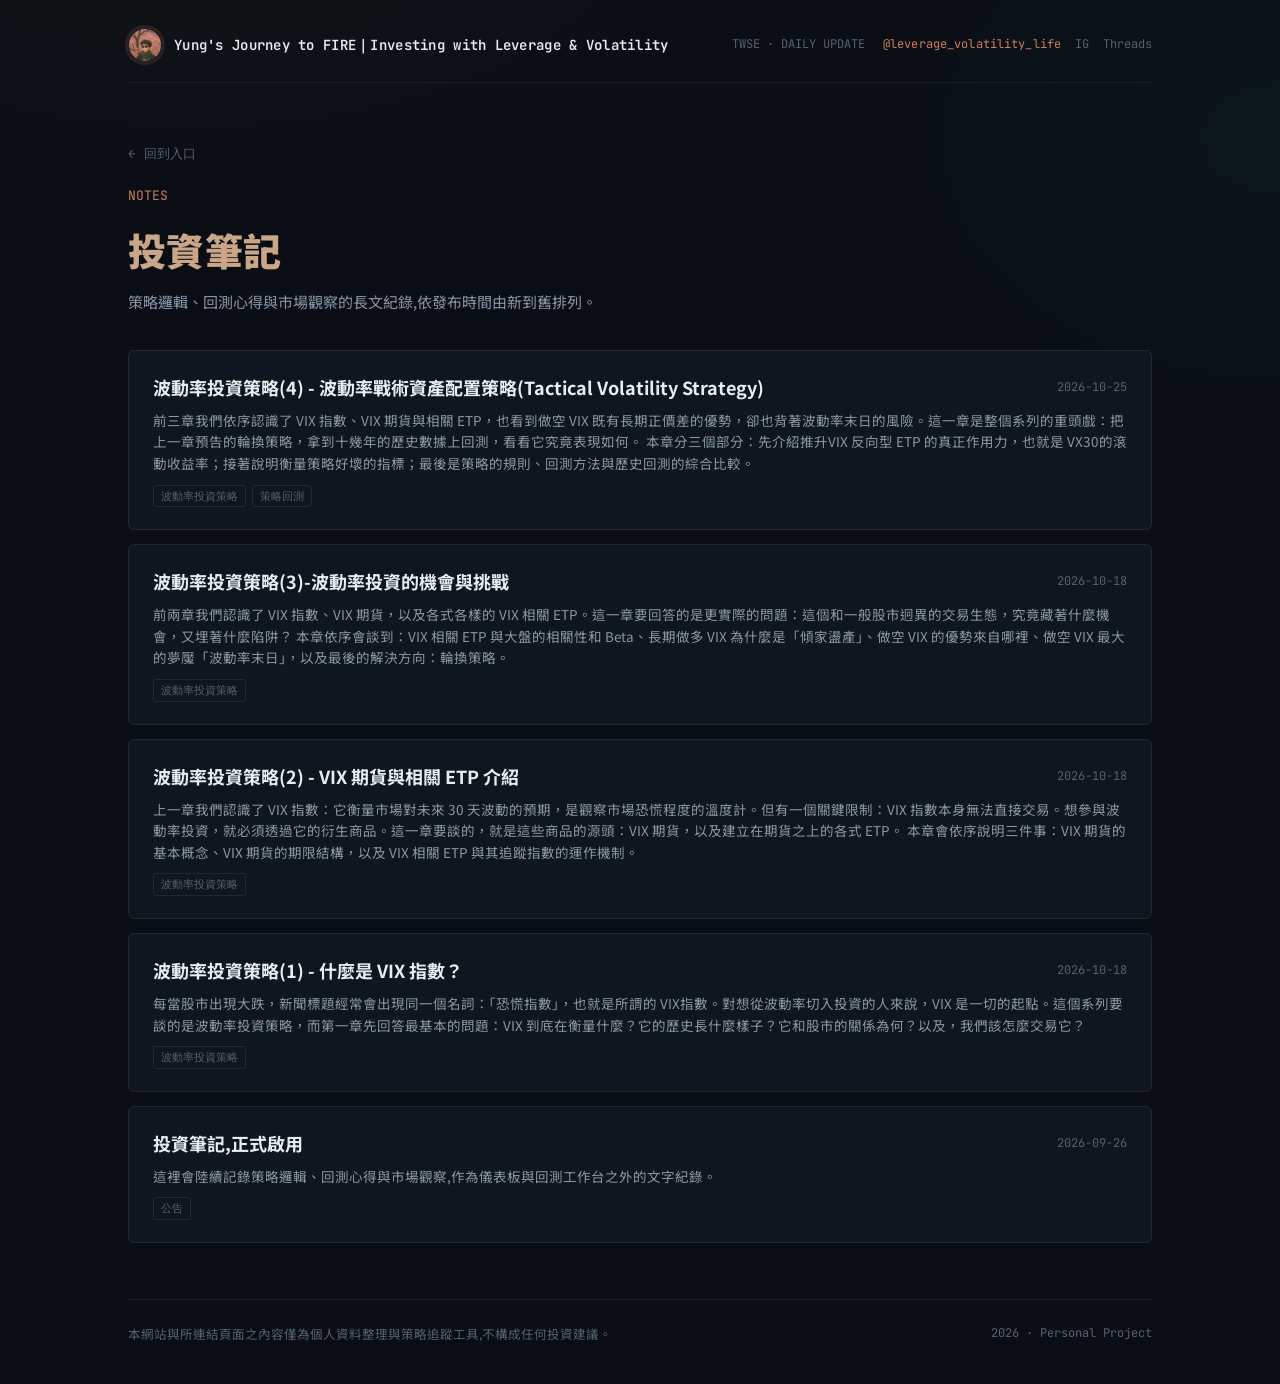
<file: index.html>
<!DOCTYPE html>
<html lang="zh-Hant">
<head>
<meta charset="UTF-8">
<meta name="viewport" content="width=device-width, initial-scale=1">
<meta property="og:type" content="website">
<meta property="og:site_name" content="Yung's Journey to FIRE">
<meta property="og:locale" content="zh_TW">
<meta property="og:title" content="投資筆記｜Yung&#x27;s Journey to FIRE">
<meta property="og:description" content="策略邏輯、回測心得與市場觀察的長文紀錄。">
<meta property="og:url" content="https://leveragevolatilitylife.github.io/TWN-Investment-Notes/">
<meta property="og:image" content="https://leveragevolatilitylife.github.io/og-image.png">
<meta property="og:image:width" content="1200">
<meta property="og:image:height" content="630">
<meta name="twitter:card" content="summary_large_image">
<meta name="twitter:title" content="投資筆記｜Yung&#x27;s Journey to FIRE">
<meta name="twitter:description" content="策略邏輯、回測心得與市場觀察的長文紀錄。">
<meta name="twitter:image" content="https://leveragevolatilitylife.github.io/og-image.png">
<link rel="canonical" href="https://leveragevolatilitylife.github.io/TWN-Investment-Notes/">
<title>投資筆記｜Yung's Journey to FIRE</title>
<meta name="description" content="策略邏輯、回測心得與市場觀察的長文紀錄。">
<link rel="icon" href="avatar.jpg">
<meta name="theme-color" content="#0a0e14">
<link rel="preconnect" href="https://fonts.googleapis.com">
<link rel="preconnect" href="https://fonts.gstatic.com" crossorigin>
<link href="https://fonts.googleapis.com/css2?family=Space+Grotesk:wght@400;500;600;700&family=Noto+Sans+TC:wght@400;500;700;900&family=JetBrains+Mono:wght@400;500;600&display=swap" rel="stylesheet">
<link rel="stylesheet" href="assets/site.css">
</head>
<body>

<div class="wrap">
  <header>
    <div class="header-row">
      <a class="brand" href="https://leveragevolatilitylife.github.io/" style="align-items:center;">
        <img class="avatar" src="avatar.jpg" alt="LeverageVolatilityLife">
        <b>Yung's Journey to FIRE｜Investing with Leverage &amp; Volatility</b>
      </a>
      <div class="header-right">
        <div class="meta-date">TWSE · DAILY UPDATE</div>
        <div class="social">
          <span class="handle">@leverage_volatility_life</span>
          <a href="https://www.instagram.com/leverage_volatility_life/" target="_blank" rel="noopener">IG</a>
          <a href="https://www.threads.net/@leverage_volatility_life" target="_blank" rel="noopener">Threads</a>
        </div>
      </div>
    </div>
  </header>

  <section class="page-intro">
    <a class="breadcrumb" href="https://leveragevolatilitylife.github.io/">← 回到入口</a>
    <div class="eyebrow-line">NOTES</div>
    <h1>投資筆記</h1>
    <p>策略邏輯、回測心得與市場觀察的長文紀錄,依發布時間由新到舊排列。</p>
  </section>

  <section class="note-list" id="noteList">
    <!-- 由 posts.json 動態產生,見下方 script -->
  </section>

  <footer>
    <p class="disclaimer">本網站與所連結頁面之內容僅為個人資料整理與策略追蹤工具,不構成任何投資建議。</p>
    <div class="links"><span id="footYear"></span></div>
  </footer>
</div>

<script>
  document.getElementById('footYear').textContent = new Date().getFullYear() + ' · Personal Project';

  fetch('posts.json', { cache: 'no-store' })
    .then(function(res){ return res.json(); })
    .then(function(posts){
      var list = document.getElementById('noteList');
      posts = (posts || []).filter(function(p){ return !p.hidden; });
      if (posts.length === 0){
        list.innerHTML = '<div class="note-empty">尚無文章,敬請期待 ···</div>';
        return;
      }
      posts.sort(function(a,b){ return new Date(b.date) - new Date(a.date); });

      var esc = function(v){ return String(v == null ? '' : v).replace(/&/g,'&amp;').replace(/</g,'&lt;').replace(/>/g,'&gt;').replace(/"/g,'&quot;').replace(/'/g,'&#39;'); };
      list.innerHTML = posts.map(function(p){
        var tags = (p.tags || []).map(function(t){ return '<span class="tag">' + esc(t) + '</span>'; }).join('');
        return (
          '<a class="note-item" href="' + encodeURIComponent(p.slug) + '.html">' +
            '<div class="row-top">' +
              '<h2>' + esc(p.title) + '</h2>' +
              '<span class="date">' + esc(p.date) + '</span>' +
            '</div>' +
            '<p class="summary">' + esc(p.summary) + '</p>' +
            '<div class="tags">' + tags + '</div>' +
          '</a>'
        );
      }).join('');
    })
    .catch(function(){
      document.getElementById('noteList').innerHTML =
        '<div class="note-empty">尚無文章,敬請期待 ···</div>';
    });
</script>

</body>
</html>
</file>
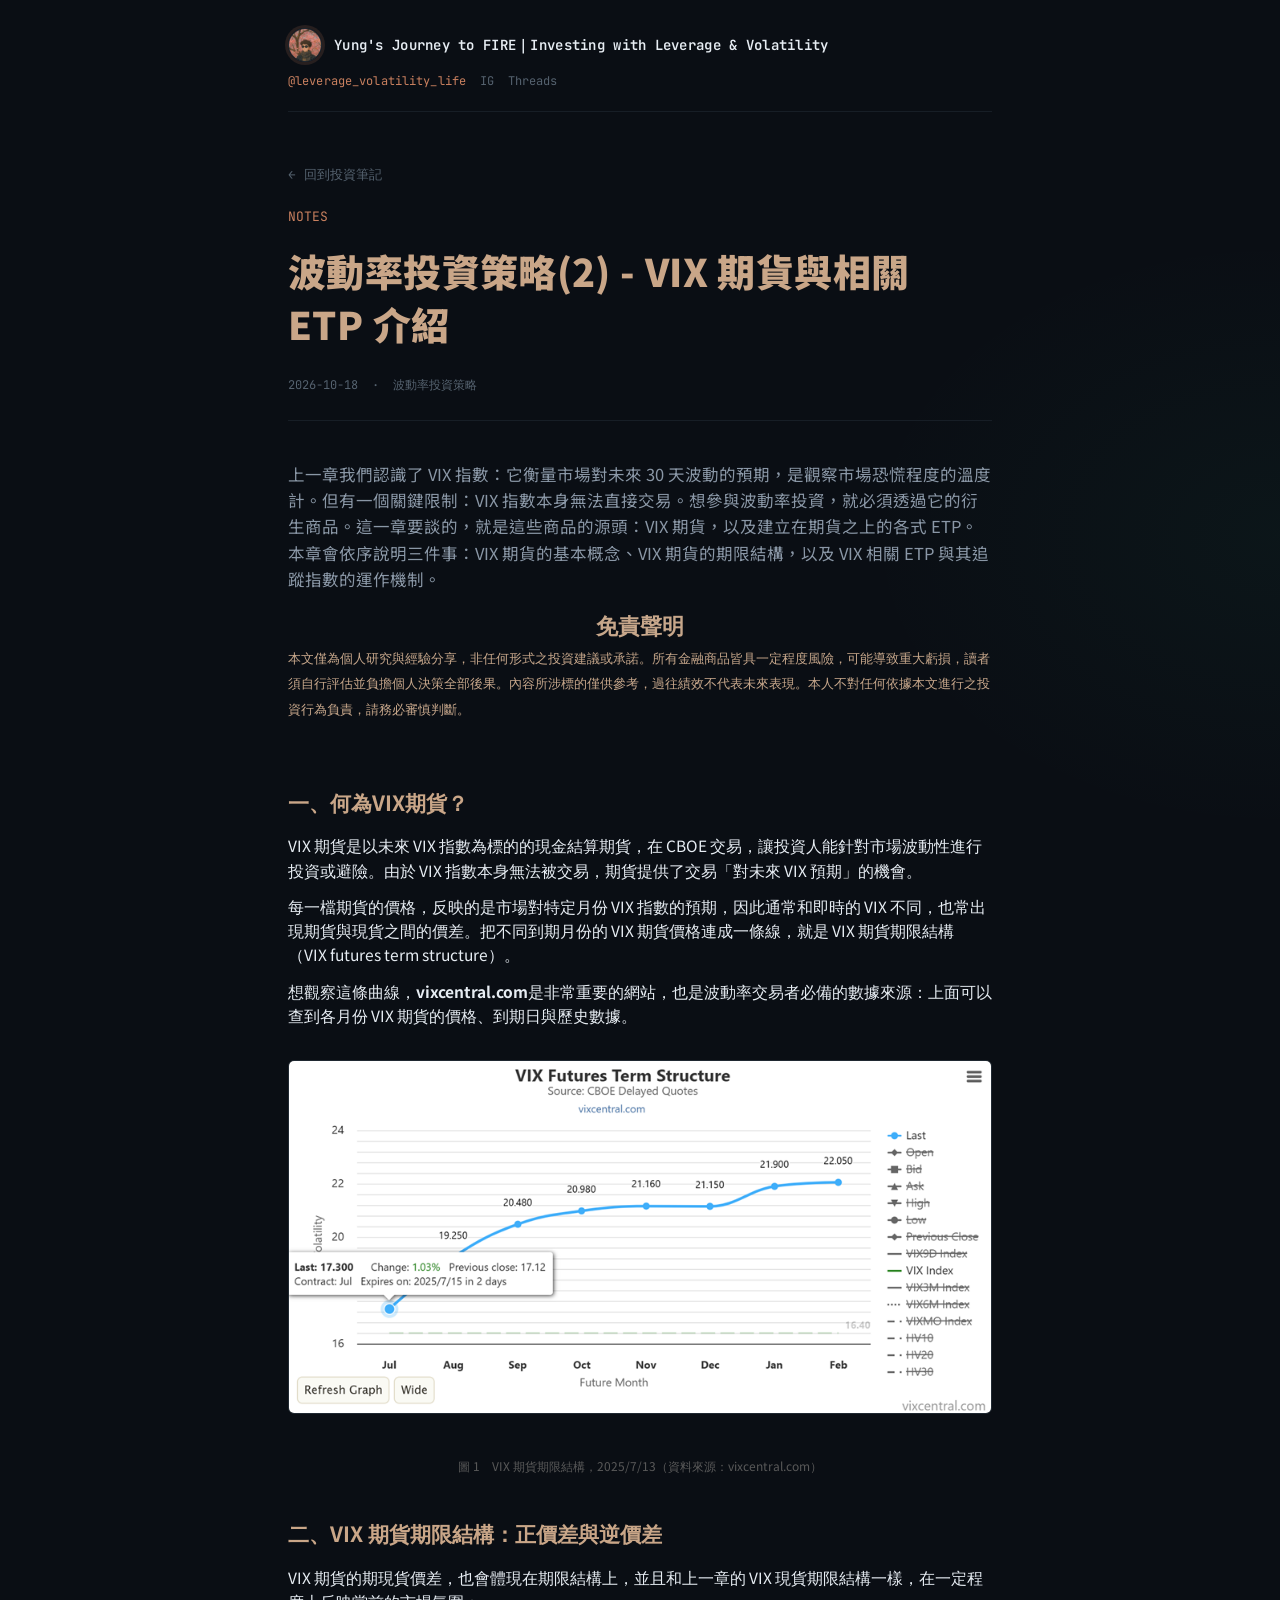
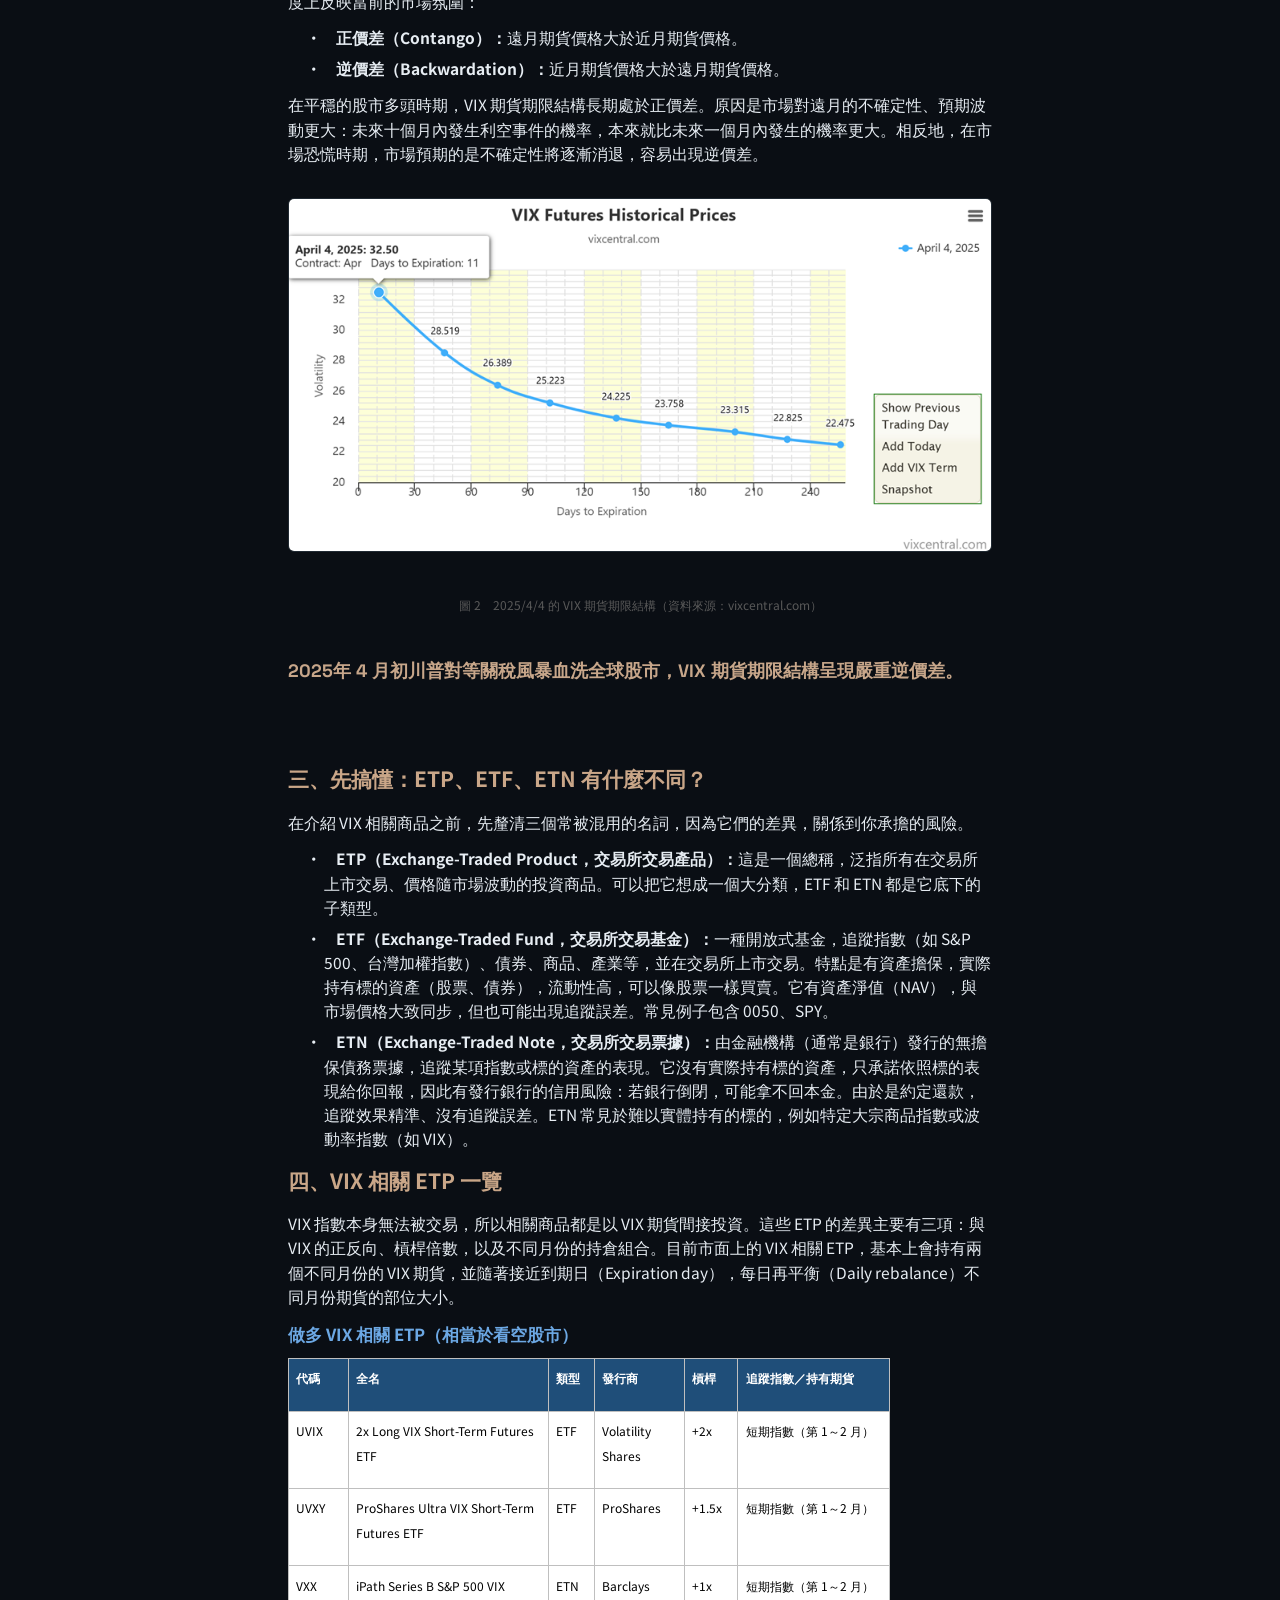
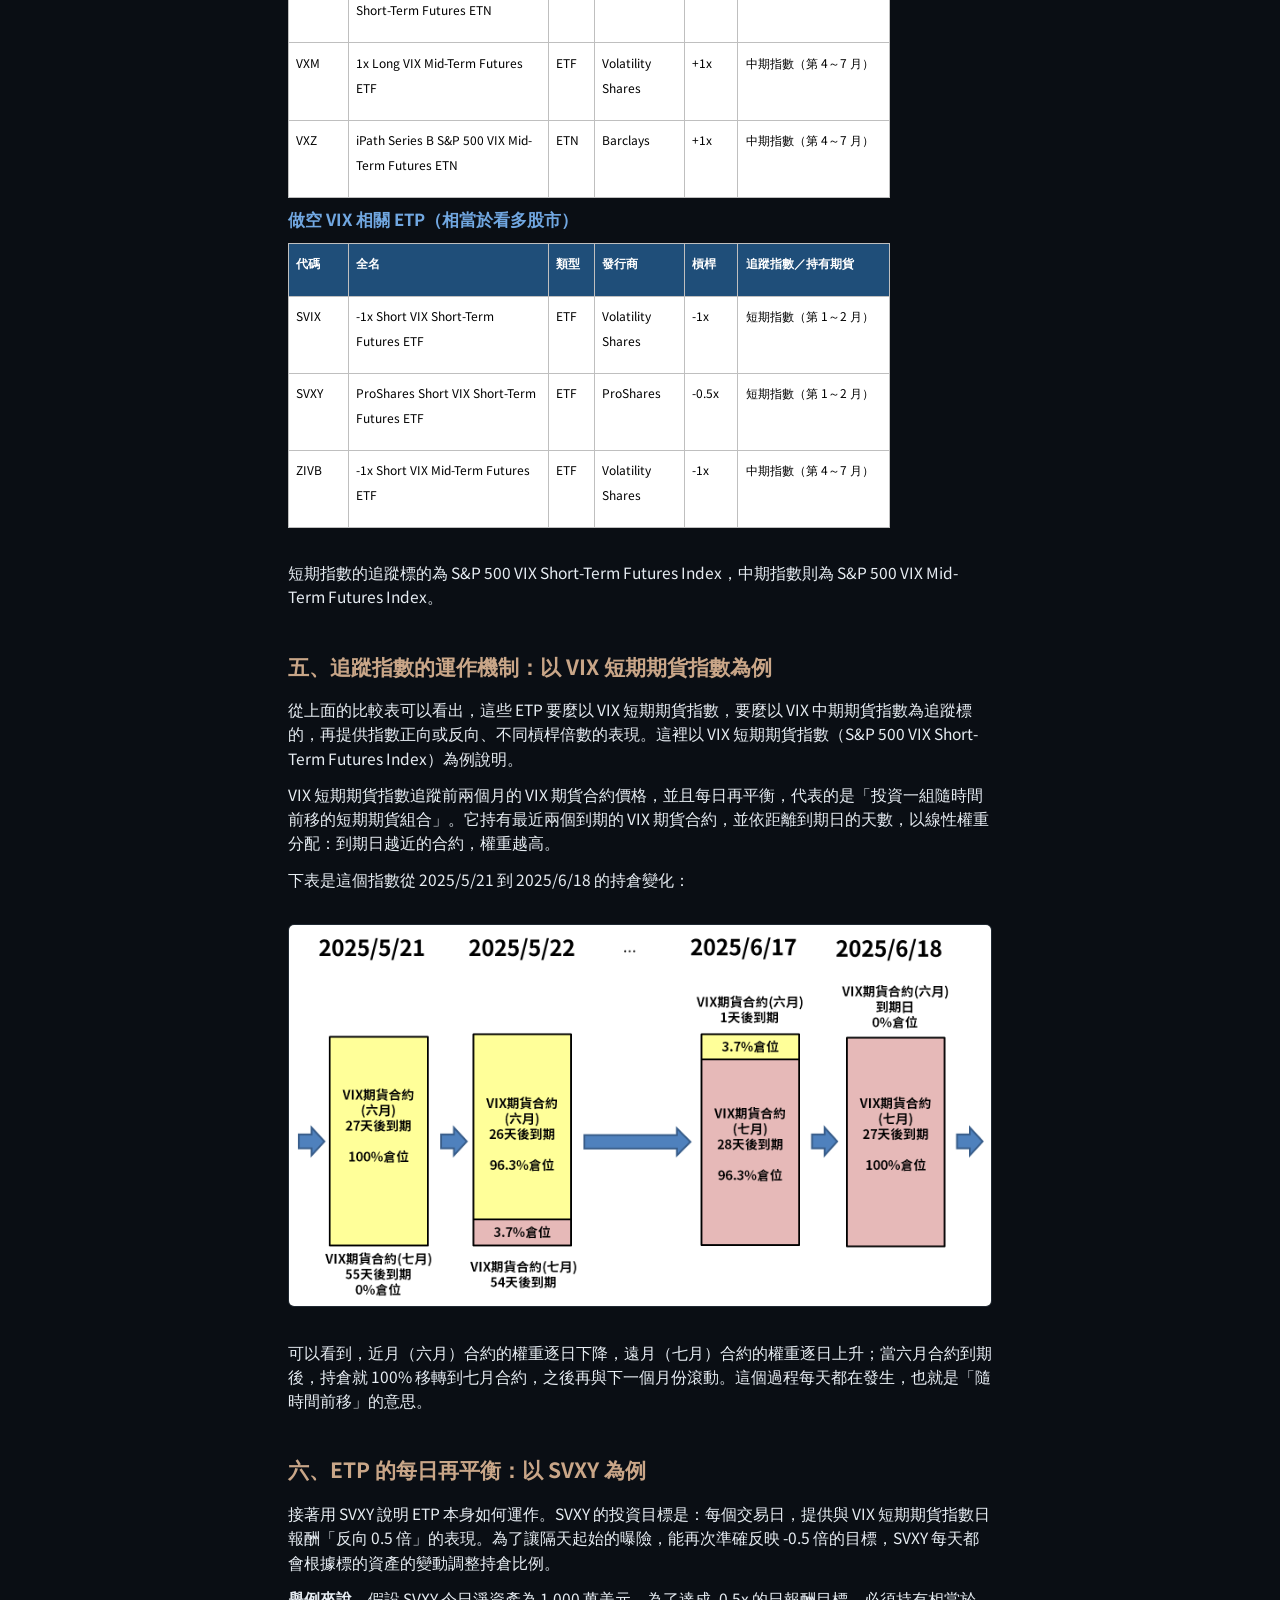
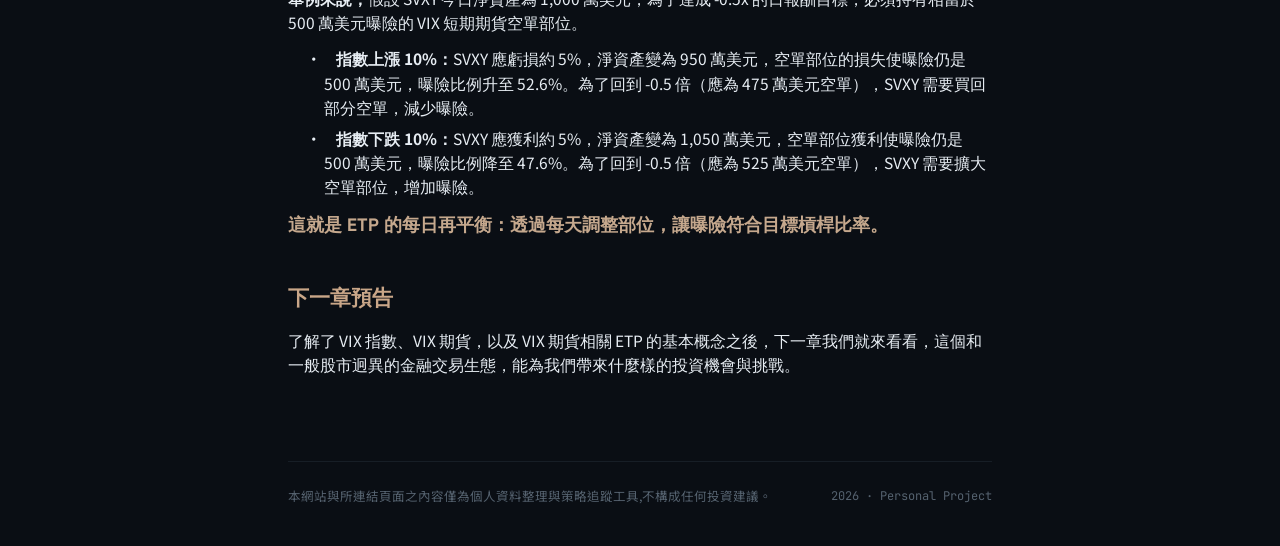
<file: 2026-10-18-2-vix-etp.html>
<!DOCTYPE html>
<html lang="zh-Hant">
<head>
<meta charset="UTF-8">
<meta name="viewport" content="width=device-width, initial-scale=1">
<meta property="og:type" content="article">
<meta property="og:site_name" content="Yung's Journey to FIRE">
<meta property="og:locale" content="zh_TW">
<meta property="og:title" content="波動率投資策略(2) - VIX 期貨與相關 ETP 介紹｜投資筆記｜Yung&#x27;s Journey to FIRE">
<meta property="og:description" content="上一章我們認識了 VIX 指數：它衡量市場對未來 30 天波動的預期，是觀察市場恐慌程度的溫度計。但有一個關鍵限制：VIX 指數本身無法直接交易。想參與波動率投資，就必須透過它的衍生商品。這一章要談的，就是這些商品的源頭：VIX 期貨，以及建立在期貨之上的各式 ETP。 本章會依序說明三件事：VIX 期貨的基本概念、VIX 期貨的期限結構，以及 VIX 相關 ETP 與其追蹤指數的運作機制。">
<meta property="og:url" content="https://leveragevolatilitylife.github.io/TWN-Investment-Notes/2026-10-18-2-vix-etp.html">
<meta property="og:image" content="https://leveragevolatilitylife.github.io/og-image.png">
<meta property="og:image:width" content="1200">
<meta property="og:image:height" content="630">
<meta name="twitter:card" content="summary_large_image">
<meta name="twitter:title" content="波動率投資策略(2) - VIX 期貨與相關 ETP 介紹｜投資筆記｜Yung&#x27;s Journey to FIRE">
<meta name="twitter:description" content="上一章我們認識了 VIX 指數：它衡量市場對未來 30 天波動的預期，是觀察市場恐慌程度的溫度計。但有一個關鍵限制：VIX 指數本身無法直接交易。想參與波動率投資，就必須透過它的衍生商品。這一章要談的，就是這些商品的源頭：VIX 期貨，以及建立在期貨之上的各式 ETP。 本章會依序說明三件事：VIX 期貨的基本概念、VIX 期貨的期限結構，以及 VIX 相關 ETP 與其追蹤指數的運作機制。">
<meta name="twitter:image" content="https://leveragevolatilitylife.github.io/og-image.png">
<link rel="canonical" href="https://leveragevolatilitylife.github.io/TWN-Investment-Notes/2026-10-18-2-vix-etp.html">
<title>波動率投資策略(2) - VIX 期貨與相關 ETP 介紹｜投資筆記｜Yung's Journey to FIRE</title>
<meta name="description" content="上一章我們認識了 VIX 指數：它衡量市場對未來 30 天波動的預期，是觀察市場恐慌程度的溫度計。但有一個關鍵限制：VIX 指數本身無法直接交易。想參與波動率投資，就必須透過它的衍生商品。這一章要談的，就是這些商品的源頭：VIX 期貨，以及建立在期貨之上的各式 ETP。 本章會依序說明三件事：VIX 期貨的基本概念、VIX 期貨的期限結構，以及 VIX 相關 ETP 與其追蹤指數的運作機制。">
<link rel="icon" href="avatar.jpg">
<meta name="theme-color" content="#0a0e14">
<link rel="preconnect" href="https://fonts.googleapis.com">
<link rel="preconnect" href="https://fonts.gstatic.com" crossorigin>
<link href="https://fonts.googleapis.com/css2?family=Space+Grotesk:wght@400;500;600;700&family=Noto+Sans+TC:wght@400;500;700;900&family=JetBrains+Mono:wght@400;500;600&display=swap" rel="stylesheet">
<link rel="stylesheet" href="assets/site.css">
</head>
<body>

<div class="wrap narrow">
  <header>
    <div class="header-row">
      <a class="brand" href="https://leveragevolatilitylife.github.io/" style="align-items:center;">
        <img class="avatar" src="avatar.jpg" alt="LeverageVolatilityLife">
        <b>Yung's Journey to FIRE｜Investing with Leverage &amp; Volatility</b>
      </a>
      <div class="header-right">
        <div class="social">
          <span class="handle">@leverage_volatility_life</span>
          <a href="https://www.instagram.com/leverage_volatility_life/" target="_blank" rel="noopener">IG</a>
          <a href="https://www.threads.net/@leverage_volatility_life" target="_blank" rel="noopener">Threads</a>
        </div>
      </div>
    </div>
  </header>

  <section class="page-intro" style="padding-top:48px;">
    <a class="breadcrumb" href="index.html">← 回到投資筆記</a>
    <div class="eyebrow-line">NOTES</div>
    <h1>波動率投資策略(2) - VIX 期貨與相關 ETP 介紹</h1>
  </section>

  <div class="article-meta">
    <span>2026-10-18</span>
    <span>·</span>
    <span>波動率投資策略</span>
  </div>

  <article class="prose">
    <p class="lead">上一章我們認識了 VIX 指數：它衡量市場對未來 30 天波動的預期，是觀察市場恐慌程度的溫度計。但有一個關鍵限制：VIX 指數本身無法直接交易。想參與波動率投資，就必須透過它的衍生商品。這一章要談的，就是這些商品的源頭：VIX 期貨，以及建立在期貨之上的各式 ETP。 本章會依序說明三件事：VIX 期貨的基本概念、VIX 期貨的期限結構，以及 VIX 相關 ETP 與其追蹤指數的運作機制。</p>
    <div style="text-align: center;"><b><font face="Space Grotesk, sans-serif" color="#c7a78b" style="font-size: 22px;">免責聲明</font></b></div><div><font face="Space Grotesk, sans-serif" color="#c7a78b" style="font-size: 13px;">本文僅為個人研究與經驗分享，非任何形式之投資建議或承諾。所有金融商品皆具一定程度風險，可能導致重大虧損，讀者須自行評估並負擔個人決策全部後果。內容所涉標的僅供參考，過往績效不代表未來表現。本人不對任何依據本文進行之投資行為負責，請務必審慎判斷。</font></div><div><br></div><div><h2><span style="font-family:&quot;微軟正黑體&quot;,sans-serif;mso-ascii-font-family:Calibri;
mso-hansi-font-family:Calibri">一、何為</span><span lang="EN-US">VIX</span><span style="font-family:&quot;微軟正黑體&quot;,sans-serif;mso-ascii-font-family:Calibri;mso-hansi-font-family:
Calibri">期貨？</span><span lang="EN-US"><o:p></o:p></span></h2>

<p class="MsoNormal" style="margin-bottom:9.0pt;line-height:150%"><span lang="EN-US">VIX </span><span style="font-family:&quot;微軟正黑體&quot;,sans-serif;mso-ascii-font-family:Calibri;mso-hansi-font-family:
Calibri">期貨是以未來</span><span lang="EN-US">
VIX </span><span style="font-family:&quot;微軟正黑體&quot;,sans-serif;mso-ascii-font-family:
Calibri;mso-hansi-font-family:Calibri">指數為標的的現金結算期貨，在</span><span lang="EN-US"> CBOE </span><span style="font-family:
&quot;微軟正黑體&quot;,sans-serif;mso-ascii-font-family:Calibri;mso-hansi-font-family:Calibri">交易，讓投資人能針對市場波動性進行投資或避險。由於</span><span lang="EN-US"> VIX </span><span style="font-family:&quot;微軟正黑體&quot;,sans-serif;mso-ascii-font-family:Calibri;mso-hansi-font-family:
Calibri">指數本身無法被交易，期貨提供了交易「對未來</span><span lang="EN-US"> VIX </span><span style="font-family:&quot;微軟正黑體&quot;,sans-serif;mso-ascii-font-family:
Calibri;mso-hansi-font-family:Calibri">預期」的機會。</span><span lang="EN-US"><o:p></o:p></span></p>

<p class="MsoNormal" style="margin-bottom:9.0pt;line-height:150%"><span style="font-family:&quot;微軟正黑體&quot;,sans-serif;mso-ascii-font-family:Calibri;mso-hansi-font-family:
Calibri">每一檔期貨的價格，反映的是市場對特定月份</span><span lang="EN-US"> VIX </span><span style="font-family:&quot;微軟正黑體&quot;,sans-serif;mso-ascii-font-family:
Calibri;mso-hansi-font-family:Calibri">指數的預期，因此通常和即時的</span><span lang="EN-US"> VIX </span><span style="font-family:
&quot;微軟正黑體&quot;,sans-serif;mso-ascii-font-family:Calibri;mso-hansi-font-family:Calibri">不同，也常出現期貨與現貨之間的價差。把不同到期月份的</span><span lang="EN-US"> VIX </span><span style="font-family:&quot;微軟正黑體&quot;,sans-serif;mso-ascii-font-family:Calibri;mso-hansi-font-family:
Calibri">期貨價格連成一條線，就是</span><span lang="EN-US"> VIX </span><span style="font-family:&quot;微軟正黑體&quot;,sans-serif;mso-ascii-font-family:
Calibri;mso-hansi-font-family:Calibri">期貨期限結構（</span><span lang="EN-US">VIX futures term structure</span><span style="font-family:&quot;微軟正黑體&quot;,sans-serif;mso-ascii-font-family:Calibri;mso-hansi-font-family:
Calibri">）。</span><span lang="EN-US"><o:p></o:p></span></p>

<p class="MsoNormal" style="margin-bottom:9.0pt;line-height:150%"><span style="font-family:&quot;微軟正黑體&quot;,sans-serif;mso-ascii-font-family:Calibri;mso-hansi-font-family:
Calibri">想觀察這條曲線，</span><b><span lang="EN-US">vixcentral.com</span></b><span style="font-family:&quot;微軟正黑體&quot;,sans-serif;
mso-ascii-font-family:Calibri;mso-hansi-font-family:Calibri">是非常重要的網站，也是波動率交易者必備的數據來源：上面可以查到各月份</span><span lang="EN-US"> VIX </span><span style="font-family:&quot;微軟正黑體&quot;,sans-serif;mso-ascii-font-family:Calibri;mso-hansi-font-family:
Calibri">期貨的價格、到期日與歷史數據。</span><span lang="EN-US"><o:p></o:p></span></p><p class="MsoNormal" style="margin-bottom:9.0pt;line-height:150%"><img src="assets/images/2026-10-18-2-vix-etp/img-1.png" alt=""><span style="font-family:&quot;微軟正黑體&quot;,sans-serif;mso-ascii-font-family:Calibri;mso-hansi-font-family:
Calibri"></span></p>

<p class="MsoNormal" align="center" style="margin-top:6.0pt;margin-right:0cm;
margin-bottom:3.0pt;margin-left:0cm;text-align:center"><span lang="EN-US"><span style="font-size: 9pt; font-family: 微軟正黑體, sans-serif; color: rgb(89, 89, 89);">圖</span><span lang="EN-US" style="font-size: 9pt; color: rgb(89, 89, 89);"> 1</span><span style="font-size: 9pt; font-family: 微軟正黑體, sans-serif; color: rgb(89, 89, 89);">　</span><span lang="EN-US" style="font-size: 9pt; color: rgb(89, 89, 89);">VIX </span><span style="font-size: 9pt; font-family: 微軟正黑體, sans-serif; color: rgb(89, 89, 89);">期貨期限結構，</span><span lang="EN-US" style="font-size: 9pt; color: rgb(89, 89, 89);">2025/7/13</span><span style="font-size: 9pt; font-family: 微軟正黑體, sans-serif; color: rgb(89, 89, 89);">（資料來源：</span><span lang="EN-US" style="font-size: 9pt; color: rgb(89, 89, 89);">vixcentral.com</span><span style="font-size: 9pt; font-family: 微軟正黑體, sans-serif; color: rgb(89, 89, 89);">）</span></span></p><h2><span style="font-family:&quot;微軟正黑體&quot;,sans-serif;mso-ascii-font-family:Calibri;
mso-hansi-font-family:Calibri">二、</span><span lang="EN-US">VIX </span><span style="font-family:&quot;微軟正黑體&quot;,sans-serif;mso-ascii-font-family:Calibri;mso-hansi-font-family:
Calibri">期貨期限結構：正價差與逆價差</span><span lang="EN-US"><o:p></o:p></span></h2><p class="MsoNormal" style="margin-bottom:9.0pt;line-height:150%"><span lang="EN-US">VIX </span><span style="font-family:&quot;微軟正黑體&quot;,sans-serif;mso-ascii-font-family:Calibri;mso-hansi-font-family:
Calibri">期貨的期現貨價差，也會體現在期限結構上，並且和上一章的</span><span lang="EN-US"> VIX </span><span style="font-family:&quot;微軟正黑體&quot;,sans-serif;mso-ascii-font-family:
Calibri;mso-hansi-font-family:Calibri">現貨期限結構一樣，在一定程度上反映當前的市場氛圍：</span><span lang="EN-US"><o:p></o:p></span></p><p class="MsoListParagraph" style="margin-top:0cm;margin-right:0cm;margin-bottom:
5.0pt;margin-left:27.0pt;text-indent:-13.5pt;line-height:150%;mso-list:l0 level1 lfo1"><!--[if !supportLists]--><span lang="EN-US">•<span style="font-style: normal; font-variant: normal; font-size-adjust: none; font-language-override: normal; font-kerning: auto; font-optical-sizing: auto; font-feature-settings: normal; font-variation-settings: normal; font-stretch: normal; font-size: 7pt; line-height: normal; font-family: &quot;Times New Roman&quot;;">&nbsp;&nbsp;&nbsp;&nbsp;&nbsp;
</span></span><!--[endif]--><b><span style="font-family:&quot;微軟正黑體&quot;,sans-serif;
mso-ascii-font-family:Calibri;mso-hansi-font-family:Calibri">正價差（</span></b><b><span lang="EN-US">Contango</span></b><b><span style="font-family:&quot;微軟正黑體&quot;,sans-serif;mso-ascii-font-family:Calibri;mso-hansi-font-family:
Calibri">）：</span></b><span style="font-family:&quot;微軟正黑體&quot;,sans-serif;mso-ascii-font-family:
Calibri;mso-hansi-font-family:Calibri">遠月期貨價格大於近月期貨價格。</span><span lang="EN-US"><o:p></o:p></span></p><p class="MsoListParagraph" style="margin-top:0cm;margin-right:0cm;margin-bottom:
9.0pt;margin-left:27.0pt;text-indent:-13.5pt;line-height:150%;mso-list:l0 level1 lfo1"><!--[if !supportLists]--><span lang="EN-US">•<span style="font-style: normal; font-variant: normal; font-size-adjust: none; font-language-override: normal; font-kerning: auto; font-optical-sizing: auto; font-feature-settings: normal; font-variation-settings: normal; font-stretch: normal; font-size: 7pt; line-height: normal; font-family: &quot;Times New Roman&quot;;">&nbsp;&nbsp;&nbsp;&nbsp;&nbsp;
</span></span><!--[endif]--><b><span style="font-family:&quot;微軟正黑體&quot;,sans-serif;
mso-ascii-font-family:Calibri;mso-hansi-font-family:Calibri">逆價差（</span></b><b><span lang="EN-US">Backwardation</span></b><b><span style="font-family:&quot;微軟正黑體&quot;,sans-serif;mso-ascii-font-family:Calibri;mso-hansi-font-family:
Calibri">）：</span></b><span style="font-family:&quot;微軟正黑體&quot;,sans-serif;mso-ascii-font-family:
Calibri;mso-hansi-font-family:Calibri">近月期貨價格大於遠月期貨價格。</span><span lang="EN-US"><o:p></o:p></span></p><p class="MsoNormal" style="margin-bottom:9.0pt;line-height:150%"><span style="font-family:&quot;微軟正黑體&quot;,sans-serif;mso-ascii-font-family:Calibri;mso-hansi-font-family:
Calibri">在平穩的股市多頭時期，</span><span lang="EN-US">VIX </span><span style="font-family:&quot;微軟正黑體&quot;,sans-serif;mso-ascii-font-family:
Calibri;mso-hansi-font-family:Calibri">期貨期限結構長期處於正價差。原因是市場對遠月的不確定性、預期波動更大：未來十個月內發生利空事件的機率，本來就比未來一個月內發生的機率更大。相反地，在市場恐慌時期，市場預期的是不確定性將逐漸消退，容易出現逆價差。</span><span lang="EN-US"><o:p></o:p></span></p><p class="MsoNormal" style="margin-bottom:9.0pt;line-height:150%"><img src="assets/images/2026-10-18-2-vix-etp/img-2.png" alt=""><span style="font-family:&quot;微軟正黑體&quot;,sans-serif;mso-ascii-font-family:
Calibri;mso-hansi-font-family:Calibri"></span></p><p class="MsoNormal" align="center" style="margin-top:6.0pt;margin-right:0cm;
margin-bottom:3.0pt;margin-left:0cm;text-align:center"><span lang="EN-US"><span style="font-size: 9pt; font-family: 微軟正黑體, sans-serif; color: rgb(89, 89, 89);">圖</span><span lang="EN-US" style="font-size: 9pt; color: rgb(89, 89, 89);"> 2</span><span style="font-size: 9pt; font-family: 微軟正黑體, sans-serif; color: rgb(89, 89, 89);">　</span><span lang="EN-US" style="font-size: 9pt; color: rgb(89, 89, 89);">2025/4/4 </span><span style="font-size: 9pt; font-family: 微軟正黑體, sans-serif; color: rgb(89, 89, 89);">的</span><span lang="EN-US" style="font-size: 9pt; color: rgb(89, 89, 89);"> VIX </span><span style="font-size: 9pt; font-family: 微軟正黑體, sans-serif; color: rgb(89, 89, 89);">期貨期限結構（資料來源：</span><span lang="EN-US" style="font-size: 9pt; color: rgb(89, 89, 89);">vixcentral.com</span><span style="font-size: 9pt; font-family: 微軟正黑體, sans-serif; color: rgb(89, 89, 89);">）</span></span></p><p class="MsoNormal" align="center" style="margin-top:6.0pt;margin-right:0cm;
margin-bottom:3.0pt;margin-left:0cm;text-align:center"><span lang="EN-US"><span style="font-size: 9pt; font-family: 微軟正黑體, sans-serif; color: rgb(89, 89, 89);"><br></span></span></p><p style="text-align: left; margin: 6pt 0cm 3pt;"><font color="#c7a68a" face="Space Grotesk, sans-serif" style="font-size: 18px;"><b style="">2025年 4 月初川普對等關稅風暴血洗全球股市，VIX 期貨期限結構呈現嚴重逆價差。</b></font></p><p style="text-align: left; margin: 6pt 0cm 3pt;"><font color="#c7a68a" face="Space Grotesk, sans-serif" style="font-size: 18px;"><b style=""><br></b></font></p><h2><span style="font-family:&quot;微軟正黑體&quot;,sans-serif;mso-ascii-font-family:Calibri;
mso-hansi-font-family:Calibri">三、先搞懂：</span><span lang="EN-US">ETP</span><span style="font-family:&quot;微軟正黑體&quot;,sans-serif;mso-ascii-font-family:Calibri;mso-hansi-font-family:
Calibri">、</span><span lang="EN-US">ETF</span><span style="font-family:&quot;微軟正黑體&quot;,sans-serif;
mso-ascii-font-family:Calibri;mso-hansi-font-family:Calibri">、</span><span lang="EN-US">ETN </span><span style="font-family:&quot;微軟正黑體&quot;,sans-serif;mso-ascii-font-family:
Calibri;mso-hansi-font-family:Calibri">有什麼不同？</span><span lang="EN-US"><o:p></o:p></span></h2><p class="MsoNormal" style="margin-bottom:9.0pt;line-height:150%"><span style="font-family:&quot;微軟正黑體&quot;,sans-serif;mso-ascii-font-family:Calibri;mso-hansi-font-family:
Calibri">在介紹</span><span lang="EN-US"> VIX </span><span style="font-family:&quot;微軟正黑體&quot;,sans-serif;mso-ascii-font-family:Calibri;mso-hansi-font-family:
Calibri">相關商品之前，先釐清三個常被混用的名詞，因為它們的差異，關係到你承擔的風險。</span><span lang="EN-US"><o:p></o:p></span></p><p class="MsoListParagraph" style="margin-top:0cm;margin-right:0cm;margin-bottom:
5.0pt;margin-left:27.0pt;text-indent:-13.5pt;line-height:150%;mso-list:l0 level1 lfo1"><!--[if !supportLists]--><span lang="EN-US">•<span style="font-style: normal; font-variant: normal; font-size-adjust: none; font-language-override: normal; font-kerning: auto; font-optical-sizing: auto; font-feature-settings: normal; font-variation-settings: normal; font-stretch: normal; font-size: 7pt; line-height: normal; font-family: &quot;Times New Roman&quot;;">&nbsp;&nbsp;&nbsp;&nbsp;&nbsp;
</span></span><!--[endif]--><b><span lang="EN-US">ETP</span></b><b><span style="font-family:&quot;微軟正黑體&quot;,sans-serif;mso-ascii-font-family:
Calibri;mso-hansi-font-family:Calibri">（</span></b><b><span lang="EN-US">Exchange-Traded Product</span></b><b><span style="font-family:&quot;微軟正黑體&quot;,sans-serif;mso-ascii-font-family:Calibri;mso-hansi-font-family:
Calibri">，交易所交易產品）：</span></b><span style="font-family:&quot;微軟正黑體&quot;,sans-serif;
mso-ascii-font-family:Calibri;mso-hansi-font-family:Calibri">這是一個總稱，泛指所有在交易所上市交易、價格隨市場波動的投資商品。可以把它想成一個大分類，</span><span lang="EN-US">ETF </span><span style="font-family:&quot;微軟正黑體&quot;,sans-serif;mso-ascii-font-family:Calibri;mso-hansi-font-family:
Calibri">和</span><span lang="EN-US"> ETN </span><span style="font-family:&quot;微軟正黑體&quot;,sans-serif;mso-ascii-font-family:Calibri;mso-hansi-font-family:
Calibri">都是它底下的子類型。</span><span lang="EN-US"><o:p></o:p></span></p><p class="MsoListParagraph" style="margin-top:0cm;margin-right:0cm;margin-bottom:
5.0pt;margin-left:27.0pt;text-indent:-13.5pt;line-height:150%;mso-list:l0 level1 lfo1"><!--[if !supportLists]--><span lang="EN-US">•<span style="font-style: normal; font-variant: normal; font-size-adjust: none; font-language-override: normal; font-kerning: auto; font-optical-sizing: auto; font-feature-settings: normal; font-variation-settings: normal; font-stretch: normal; font-size: 7pt; line-height: normal; font-family: &quot;Times New Roman&quot;;">&nbsp;&nbsp;&nbsp;&nbsp;&nbsp;
</span></span><!--[endif]--><b><span lang="EN-US">ETF</span></b><b><span style="font-family:&quot;微軟正黑體&quot;,sans-serif;mso-ascii-font-family:
Calibri;mso-hansi-font-family:Calibri">（</span></b><b><span lang="EN-US">Exchange-Traded Fund</span></b><b><span style="font-family:&quot;微軟正黑體&quot;,sans-serif;mso-ascii-font-family:Calibri;mso-hansi-font-family:
Calibri">，交易所交易基金）：</span></b><span style="font-family:&quot;微軟正黑體&quot;,sans-serif;
mso-ascii-font-family:Calibri;mso-hansi-font-family:Calibri">一種開放式基金，追蹤指數（如</span><span lang="EN-US"> S&amp;P 500</span><span style="font-family:&quot;微軟正黑體&quot;,sans-serif;mso-ascii-font-family:Calibri;mso-hansi-font-family:
Calibri">、台灣加權指數）、債券、商品、產業等，並在交易所上市交易。特點是有資產擔保，實際持有標的資產（股票、債券），流動性高，可以像股票一樣買賣。它有資產淨值（</span><span lang="EN-US">NAV</span><span style="font-family:&quot;微軟正黑體&quot;,sans-serif;mso-ascii-font-family:Calibri;mso-hansi-font-family:
Calibri">），與市場價格大致同步，但也可能出現追蹤誤差。常見例子包含</span><span lang="EN-US"> 0050</span><span style="font-family:&quot;微軟正黑體&quot;,sans-serif;mso-ascii-font-family:
Calibri;mso-hansi-font-family:Calibri">、</span><span lang="EN-US">SPY</span><span style="font-family:&quot;微軟正黑體&quot;,sans-serif;
mso-ascii-font-family:Calibri;mso-hansi-font-family:Calibri">。</span><span lang="EN-US"><o:p></o:p></span></p><p class="MsoListParagraph" style="margin-top:0cm;margin-right:0cm;margin-bottom:
9.0pt;margin-left:27.0pt;text-indent:-13.5pt;line-height:150%;mso-list:l0 level1 lfo1"><!--[if !supportLists]--><span lang="EN-US">•<span style="font-style: normal; font-variant: normal; font-size-adjust: none; font-language-override: normal; font-kerning: auto; font-optical-sizing: auto; font-feature-settings: normal; font-variation-settings: normal; font-stretch: normal; font-size: 7pt; line-height: normal; font-family: &quot;Times New Roman&quot;;">&nbsp;&nbsp;&nbsp;&nbsp;&nbsp;
</span></span><!--[endif]--><b><span lang="EN-US">ETN</span></b><b><span style="font-family:&quot;微軟正黑體&quot;,sans-serif;mso-ascii-font-family:
Calibri;mso-hansi-font-family:Calibri">（</span></b><b><span lang="EN-US">Exchange-Traded Note</span></b><b><span style="font-family:&quot;微軟正黑體&quot;,sans-serif;mso-ascii-font-family:Calibri;mso-hansi-font-family:
Calibri">，交易所交易票據）：</span></b><span style="font-family:&quot;微軟正黑體&quot;,sans-serif;
mso-ascii-font-family:Calibri;mso-hansi-font-family:Calibri">由金融機構（通常是銀行）發行的無擔保債務票據，追蹤某項指數或標的資產的表現。它沒有實際持有標的資產，只承諾依照標的表現給你回報，因此有發行銀行的信用風險：若銀行倒閉，可能拿不回本金。由於是約定還款，追蹤效果精準、沒有追蹤誤差。</span><span lang="EN-US">ETN </span><span style="font-family:&quot;微軟正黑體&quot;,sans-serif;mso-ascii-font-family:Calibri;mso-hansi-font-family:
Calibri">常見於難以實體持有的標的，例如特定大宗商品指數或波動率指數（如</span><span lang="EN-US"> VIX</span><span style="font-family:&quot;微軟正黑體&quot;,sans-serif;
mso-ascii-font-family:Calibri;mso-hansi-font-family:Calibri">）。</span><span lang="EN-US"><o:p></o:p></span></p><h2 style="margin-top:0cm;page-break-before:always"><span style="font-family:
&quot;微軟正黑體&quot;,sans-serif;mso-ascii-font-family:Calibri;mso-hansi-font-family:Calibri">四、</span><span lang="EN-US">VIX </span><span style="font-family:&quot;微軟正黑體&quot;,sans-serif;mso-ascii-font-family:
Calibri;mso-hansi-font-family:Calibri">相關</span><span lang="EN-US"> ETP </span><span style="font-family:&quot;微軟正黑體&quot;,sans-serif;mso-ascii-font-family:Calibri;mso-hansi-font-family:
Calibri">一覽</span><span lang="EN-US"><o:p></o:p></span></h2><p class="MsoNormal" style="margin-bottom:9.0pt;line-height:150%"><span lang="EN-US">VIX </span><span style="font-family:&quot;微軟正黑體&quot;,sans-serif;mso-ascii-font-family:Calibri;mso-hansi-font-family:
Calibri">指數本身無法被交易，所以相關商品都是以</span><span lang="EN-US"> VIX </span><span style="font-family:&quot;微軟正黑體&quot;,sans-serif;mso-ascii-font-family:
Calibri;mso-hansi-font-family:Calibri">期貨間接投資。這些</span><span lang="EN-US"> ETP </span><span style="font-family:
&quot;微軟正黑體&quot;,sans-serif;mso-ascii-font-family:Calibri;mso-hansi-font-family:Calibri">的差異主要有三項：與</span><span lang="EN-US"> VIX </span><span style="font-family:&quot;微軟正黑體&quot;,sans-serif;mso-ascii-font-family:Calibri;mso-hansi-font-family:
Calibri">的正反向、槓桿倍數，以及不同月份的持倉組合。目前市面上的</span><span lang="EN-US"> VIX </span><span style="font-family:&quot;微軟正黑體&quot;,sans-serif;mso-ascii-font-family:
Calibri;mso-hansi-font-family:Calibri">相關</span><span lang="EN-US"> ETP</span><span style="font-family:&quot;微軟正黑體&quot;,sans-serif;
mso-ascii-font-family:Calibri;mso-hansi-font-family:Calibri">，基本上會持有兩個不同月份的</span><span lang="EN-US"> VIX </span><span style="font-family:&quot;微軟正黑體&quot;,sans-serif;mso-ascii-font-family:Calibri;mso-hansi-font-family:
Calibri">期貨，並隨著接近到期日（</span><span lang="EN-US">Expiration day</span><span style="font-family:&quot;微軟正黑體&quot;,sans-serif;
mso-ascii-font-family:Calibri;mso-hansi-font-family:Calibri">），每日再平衡（</span><span lang="EN-US">Daily rebalance</span><span style="font-family:&quot;微軟正黑體&quot;,sans-serif;mso-ascii-font-family:Calibri;mso-hansi-font-family:
Calibri">）不同月份期貨的部位大小。</span><span lang="EN-US"><o:p></o:p></span></p><p class="MsoNormal" style="margin-top:6.0pt;margin-right:0cm;margin-bottom:6.0pt;
margin-left:0cm;page-break-after:avoid"><font color="#6ca8e4"><b style=""><span style="font-size: 12.5pt; font-family: 微軟正黑體, sans-serif;">做多</span></b><b style=""><span lang="EN-US" style="font-size: 12.5pt;"> VIX </span></b><b style=""><span style="font-size: 12.5pt; font-family: 微軟正黑體, sans-serif;">相關</span></b><b style=""><span lang="EN-US" style="font-size: 12.5pt;">
ETP</span></b><b style=""><span style="font-size: 12.5pt; font-family: 微軟正黑體, sans-serif;">（相當於看空股市）</span></b></font></p><table class="MsoNormalTable" border="1" cellspacing="0" cellpadding="0" width="602" style="width:451.3pt;border-collapse:collapse;border:none;mso-border-alt:solid windowtext .5pt;
 mso-yfti-tbllook:1184;mso-padding-alt:0cm .5pt 0cm .5pt;mso-border-insideh:
 .5pt solid windowtext;mso-border-insidev:.5pt solid windowtext">
 <thead>
  <tr>
   <td width="60" valign="top" style="width:45.0pt;border:solid #BFBFBF 1.0pt;
   mso-border-alt:solid #BFBFBF .5pt;background:#1F4E79;padding:4.0pt 5.5pt 4.0pt 5.5pt">
   <p class="MsoNormal"><b><span style="font-size:9.0pt;font-family:&quot;微軟正黑體&quot;,sans-serif;
   mso-ascii-font-family:Calibri;mso-hansi-font-family:Calibri;color:white">代碼</span></b><span lang="EN-US"><o:p></o:p></span></p>
   </td>
   <td width="200" valign="top" style="width:150.0pt;border:solid #BFBFBF 1.0pt;
   border-left:none;mso-border-left-alt:solid #BFBFBF .5pt;mso-border-alt:solid #BFBFBF .5pt;
   background:#1F4E79;padding:4.0pt 5.5pt 4.0pt 5.5pt">
   <p class="MsoNormal"><b><span style="font-size:9.0pt;font-family:&quot;微軟正黑體&quot;,sans-serif;
   mso-ascii-font-family:Calibri;mso-hansi-font-family:Calibri;color:white">全名</span></b><span lang="EN-US"><o:p></o:p></span></p>
   </td>
   <td width="47" valign="top" style="width:35.0pt;border:solid #BFBFBF 1.0pt;
   border-left:none;mso-border-left-alt:solid #BFBFBF .5pt;mso-border-alt:solid #BFBFBF .5pt;
   background:#1F4E79;padding:4.0pt 5.5pt 4.0pt 5.5pt">
   <p class="MsoNormal"><b><span style="font-size:9.0pt;font-family:&quot;微軟正黑體&quot;,sans-serif;
   mso-ascii-font-family:Calibri;mso-hansi-font-family:Calibri;color:white">類型</span></b><span lang="EN-US"><o:p></o:p></span></p>
   </td>
   <td width="90" valign="top" style="width:67.5pt;border:solid #BFBFBF 1.0pt;
   border-left:none;mso-border-left-alt:solid #BFBFBF .5pt;mso-border-alt:solid #BFBFBF .5pt;
   background:#1F4E79;padding:4.0pt 5.5pt 4.0pt 5.5pt">
   <p class="MsoNormal"><b><span style="font-size:9.0pt;font-family:&quot;微軟正黑體&quot;,sans-serif;
   mso-ascii-font-family:Calibri;mso-hansi-font-family:Calibri;color:white">發行商</span></b><span lang="EN-US"><o:p></o:p></span></p>
   </td>
   <td width="53" valign="top" style="width:40.0pt;border:solid #BFBFBF 1.0pt;
   border-left:none;mso-border-left-alt:solid #BFBFBF .5pt;mso-border-alt:solid #BFBFBF .5pt;
   background:#1F4E79;padding:4.0pt 5.5pt 4.0pt 5.5pt">
   <p class="MsoNormal"><b><span style="font-size:9.0pt;font-family:&quot;微軟正黑體&quot;,sans-serif;
   mso-ascii-font-family:Calibri;mso-hansi-font-family:Calibri;color:white">槓桿</span></b><span lang="EN-US"><o:p></o:p></span></p>
   </td>
   <td width="152" valign="top" style="width:113.8pt;border:solid #BFBFBF 1.0pt;
   border-left:none;mso-border-left-alt:solid #BFBFBF .5pt;mso-border-alt:solid #BFBFBF .5pt;
   background:#1F4E79;padding:4.0pt 5.5pt 4.0pt 5.5pt">
   <p class="MsoNormal"><b><span style="font-size:9.0pt;font-family:&quot;微軟正黑體&quot;,sans-serif;
   mso-ascii-font-family:Calibri;mso-hansi-font-family:Calibri;color:white">追蹤指數／持有期貨</span></b><span lang="EN-US"><o:p></o:p></span></p>
   </td>
  </tr>
 </thead>
 <tbody><tr style="mso-yfti-irow:1;page-break-inside:avoid">
  <td width="60" valign="top" style="width:45.0pt;border:solid #BFBFBF 1.0pt;
  border-top:none;mso-border-top-alt:solid #BFBFBF .5pt;mso-border-alt:solid #BFBFBF .5pt;
  background:white;mso-background-themecolor:background1;padding:4.0pt 5.5pt 4.0pt 5.5pt">
  <p class="MsoNormal"><span lang="EN-US" style="font-size:9.0pt;mso-fareast-font-family:
  微軟正黑體;color:black">UVIX</span><span lang="EN-US"><o:p></o:p></span></p>
  </td>
  <td width="200" valign="top" style="width:150.0pt;border-top:none;border-left:
  none;border-bottom:solid #BFBFBF 1.0pt;border-right:solid #BFBFBF 1.0pt;
  mso-border-top-alt:solid #BFBFBF .5pt;mso-border-left-alt:solid #BFBFBF .5pt;
  mso-border-alt:solid #BFBFBF .5pt;background:white;mso-background-themecolor:
  background1;padding:4.0pt 5.5pt 4.0pt 5.5pt">
  <p class="MsoNormal"><span lang="EN-US" style="font-size:9.0pt;mso-fareast-font-family:
  微軟正黑體;color:black">2x Long VIX Short-Term Futures ETF</span><span lang="EN-US"><o:p></o:p></span></p>
  </td>
  <td width="47" valign="top" style="width:35.0pt;border-top:none;border-left:none;
  border-bottom:solid #BFBFBF 1.0pt;border-right:solid #BFBFBF 1.0pt;
  mso-border-top-alt:solid #BFBFBF .5pt;mso-border-left-alt:solid #BFBFBF .5pt;
  mso-border-alt:solid #BFBFBF .5pt;background:white;mso-background-themecolor:
  background1;padding:4.0pt 5.5pt 4.0pt 5.5pt">
  <p class="MsoNormal"><span lang="EN-US" style="font-size:9.0pt;mso-fareast-font-family:
  微軟正黑體;color:black">ETF</span><span lang="EN-US"><o:p></o:p></span></p>
  </td>
  <td width="90" valign="top" style="width:67.5pt;border-top:none;border-left:none;
  border-bottom:solid #BFBFBF 1.0pt;border-right:solid #BFBFBF 1.0pt;
  mso-border-top-alt:solid #BFBFBF .5pt;mso-border-left-alt:solid #BFBFBF .5pt;
  mso-border-alt:solid #BFBFBF .5pt;background:white;mso-background-themecolor:
  background1;padding:4.0pt 5.5pt 4.0pt 5.5pt">
  <p class="MsoNormal"><span lang="EN-US" style="font-size:9.0pt;mso-fareast-font-family:
  微軟正黑體;color:black">Volatility Shares</span><span lang="EN-US"><o:p></o:p></span></p>
  </td>
  <td width="53" valign="top" style="width:40.0pt;border-top:none;border-left:none;
  border-bottom:solid #BFBFBF 1.0pt;border-right:solid #BFBFBF 1.0pt;
  mso-border-top-alt:solid #BFBFBF .5pt;mso-border-left-alt:solid #BFBFBF .5pt;
  mso-border-alt:solid #BFBFBF .5pt;background:white;mso-background-themecolor:
  background1;padding:4.0pt 5.5pt 4.0pt 5.5pt">
  <p class="MsoNormal"><span lang="EN-US" style="font-size:9.0pt;mso-fareast-font-family:
  微軟正黑體;color:black">+2x</span><span lang="EN-US"><o:p></o:p></span></p>
  </td>
  <td width="152" valign="top" style="width:113.8pt;border-top:none;border-left:
  none;border-bottom:solid #BFBFBF 1.0pt;border-right:solid #BFBFBF 1.0pt;
  mso-border-top-alt:solid #BFBFBF .5pt;mso-border-left-alt:solid #BFBFBF .5pt;
  mso-border-alt:solid #BFBFBF .5pt;background:white;mso-background-themecolor:
  background1;padding:4.0pt 5.5pt 4.0pt 5.5pt">
  <p class="MsoNormal"><span style="font-size:9.0pt;font-family:&quot;微軟正黑體&quot;,sans-serif;
  mso-ascii-font-family:Calibri;mso-hansi-font-family:Calibri;color:black">短期指數（第</span><span lang="EN-US" style="font-size:9.0pt;mso-fareast-font-family:微軟正黑體;color:black">
  1</span><span style="font-size:9.0pt;font-family:&quot;微軟正黑體&quot;,sans-serif;
  mso-ascii-font-family:Calibri;mso-hansi-font-family:Calibri;color:black">～</span><span lang="EN-US" style="font-size:9.0pt;mso-fareast-font-family:微軟正黑體;color:black">2
  </span><span style="font-size:9.0pt;font-family:&quot;微軟正黑體&quot;,sans-serif;
  mso-ascii-font-family:Calibri;mso-hansi-font-family:Calibri;color:black">月）</span><span lang="EN-US"><o:p></o:p></span></p>
  </td>
 </tr>
 <tr style="mso-yfti-irow:2;page-break-inside:avoid">
  <td width="60" valign="top" style="width:45.0pt;border:solid #BFBFBF 1.0pt;
  border-top:none;mso-border-top-alt:solid #BFBFBF .5pt;mso-border-alt:solid #BFBFBF .5pt;
  background:white;mso-background-themecolor:background1;padding:4.0pt 5.5pt 4.0pt 5.5pt">
  <p class="MsoNormal"><span lang="EN-US" style="font-size:9.0pt;mso-fareast-font-family:
  微軟正黑體;color:black">UVXY</span><span lang="EN-US"><o:p></o:p></span></p>
  </td>
  <td width="200" valign="top" style="width:150.0pt;border-top:none;border-left:
  none;border-bottom:solid #BFBFBF 1.0pt;border-right:solid #BFBFBF 1.0pt;
  mso-border-top-alt:solid #BFBFBF .5pt;mso-border-left-alt:solid #BFBFBF .5pt;
  mso-border-alt:solid #BFBFBF .5pt;background:white;mso-background-themecolor:
  background1;padding:4.0pt 5.5pt 4.0pt 5.5pt">
  <p class="MsoNormal"><span lang="EN-US" style="font-size:9.0pt;mso-fareast-font-family:
  微軟正黑體;color:black">ProShares Ultra VIX Short-Term Futures ETF</span><span lang="EN-US"><o:p></o:p></span></p>
  </td>
  <td width="47" valign="top" style="width:35.0pt;border-top:none;border-left:none;
  border-bottom:solid #BFBFBF 1.0pt;border-right:solid #BFBFBF 1.0pt;
  mso-border-top-alt:solid #BFBFBF .5pt;mso-border-left-alt:solid #BFBFBF .5pt;
  mso-border-alt:solid #BFBFBF .5pt;background:white;mso-background-themecolor:
  background1;padding:4.0pt 5.5pt 4.0pt 5.5pt">
  <p class="MsoNormal"><span lang="EN-US" style="font-size:9.0pt;mso-fareast-font-family:
  微軟正黑體;color:black">ETF</span><span lang="EN-US"><o:p></o:p></span></p>
  </td>
  <td width="90" valign="top" style="width:67.5pt;border-top:none;border-left:none;
  border-bottom:solid #BFBFBF 1.0pt;border-right:solid #BFBFBF 1.0pt;
  mso-border-top-alt:solid #BFBFBF .5pt;mso-border-left-alt:solid #BFBFBF .5pt;
  mso-border-alt:solid #BFBFBF .5pt;background:white;mso-background-themecolor:
  background1;padding:4.0pt 5.5pt 4.0pt 5.5pt">
  <p class="MsoNormal"><span lang="EN-US" style="font-size:9.0pt;mso-fareast-font-family:
  微軟正黑體;color:black">ProShares</span><span lang="EN-US"><o:p></o:p></span></p>
  </td>
  <td width="53" valign="top" style="width:40.0pt;border-top:none;border-left:none;
  border-bottom:solid #BFBFBF 1.0pt;border-right:solid #BFBFBF 1.0pt;
  mso-border-top-alt:solid #BFBFBF .5pt;mso-border-left-alt:solid #BFBFBF .5pt;
  mso-border-alt:solid #BFBFBF .5pt;background:white;mso-background-themecolor:
  background1;padding:4.0pt 5.5pt 4.0pt 5.5pt">
  <p class="MsoNormal"><span lang="EN-US" style="font-size:9.0pt;mso-fareast-font-family:
  微軟正黑體;color:black">+1.5x</span><span lang="EN-US"><o:p></o:p></span></p>
  </td>
  <td width="152" valign="top" style="width:113.8pt;border-top:none;border-left:
  none;border-bottom:solid #BFBFBF 1.0pt;border-right:solid #BFBFBF 1.0pt;
  mso-border-top-alt:solid #BFBFBF .5pt;mso-border-left-alt:solid #BFBFBF .5pt;
  mso-border-alt:solid #BFBFBF .5pt;background:white;mso-background-themecolor:
  background1;padding:4.0pt 5.5pt 4.0pt 5.5pt">
  <p class="MsoNormal"><span style="font-size:9.0pt;font-family:&quot;微軟正黑體&quot;,sans-serif;
  mso-ascii-font-family:Calibri;mso-hansi-font-family:Calibri;color:black">短期指數（第</span><span lang="EN-US" style="font-size:9.0pt;mso-fareast-font-family:微軟正黑體;color:black">
  1</span><span style="font-size:9.0pt;font-family:&quot;微軟正黑體&quot;,sans-serif;
  mso-ascii-font-family:Calibri;mso-hansi-font-family:Calibri;color:black">～</span><span lang="EN-US" style="font-size:9.0pt;mso-fareast-font-family:微軟正黑體;color:black">2
  </span><span style="font-size:9.0pt;font-family:&quot;微軟正黑體&quot;,sans-serif;
  mso-ascii-font-family:Calibri;mso-hansi-font-family:Calibri;color:black">月）</span><span lang="EN-US"><o:p></o:p></span></p>
  </td>
 </tr>
 <tr style="mso-yfti-irow:3;page-break-inside:avoid">
  <td width="60" valign="top" style="width:45.0pt;border:solid #BFBFBF 1.0pt;
  border-top:none;mso-border-top-alt:solid #BFBFBF .5pt;mso-border-alt:solid #BFBFBF .5pt;
  background:white;mso-background-themecolor:background1;padding:4.0pt 5.5pt 4.0pt 5.5pt">
  <p class="MsoNormal"><span lang="EN-US" style="font-size:9.0pt;mso-fareast-font-family:
  微軟正黑體;color:black">VXX</span><span lang="EN-US"><o:p></o:p></span></p>
  </td>
  <td width="200" valign="top" style="width:150.0pt;border-top:none;border-left:
  none;border-bottom:solid #BFBFBF 1.0pt;border-right:solid #BFBFBF 1.0pt;
  mso-border-top-alt:solid #BFBFBF .5pt;mso-border-left-alt:solid #BFBFBF .5pt;
  mso-border-alt:solid #BFBFBF .5pt;background:white;mso-background-themecolor:
  background1;padding:4.0pt 5.5pt 4.0pt 5.5pt">
  <p class="MsoNormal"><span lang="EN-US" style="font-size:9.0pt;mso-fareast-font-family:
  微軟正黑體;color:black">iPath Series B S&amp;P 500 VIX Short-Term Futures ETN</span><span lang="EN-US"><o:p></o:p></span></p>
  </td>
  <td width="47" valign="top" style="width:35.0pt;border-top:none;border-left:none;
  border-bottom:solid #BFBFBF 1.0pt;border-right:solid #BFBFBF 1.0pt;
  mso-border-top-alt:solid #BFBFBF .5pt;mso-border-left-alt:solid #BFBFBF .5pt;
  mso-border-alt:solid #BFBFBF .5pt;background:white;mso-background-themecolor:
  background1;padding:4.0pt 5.5pt 4.0pt 5.5pt">
  <p class="MsoNormal"><span lang="EN-US" style="font-size:9.0pt;mso-fareast-font-family:
  微軟正黑體;color:black">ETN</span><span lang="EN-US"><o:p></o:p></span></p>
  </td>
  <td width="90" valign="top" style="width:67.5pt;border-top:none;border-left:none;
  border-bottom:solid #BFBFBF 1.0pt;border-right:solid #BFBFBF 1.0pt;
  mso-border-top-alt:solid #BFBFBF .5pt;mso-border-left-alt:solid #BFBFBF .5pt;
  mso-border-alt:solid #BFBFBF .5pt;background:white;mso-background-themecolor:
  background1;padding:4.0pt 5.5pt 4.0pt 5.5pt">
  <p class="MsoNormal"><span lang="EN-US" style="font-size:9.0pt;mso-fareast-font-family:
  微軟正黑體;color:black">Barclays</span><span lang="EN-US"><o:p></o:p></span></p>
  </td>
  <td width="53" valign="top" style="width:40.0pt;border-top:none;border-left:none;
  border-bottom:solid #BFBFBF 1.0pt;border-right:solid #BFBFBF 1.0pt;
  mso-border-top-alt:solid #BFBFBF .5pt;mso-border-left-alt:solid #BFBFBF .5pt;
  mso-border-alt:solid #BFBFBF .5pt;background:white;mso-background-themecolor:
  background1;padding:4.0pt 5.5pt 4.0pt 5.5pt">
  <p class="MsoNormal"><span lang="EN-US" style="font-size:9.0pt;mso-fareast-font-family:
  微軟正黑體;color:black">+1x</span><span lang="EN-US"><o:p></o:p></span></p>
  </td>
  <td width="152" valign="top" style="width:113.8pt;border-top:none;border-left:
  none;border-bottom:solid #BFBFBF 1.0pt;border-right:solid #BFBFBF 1.0pt;
  mso-border-top-alt:solid #BFBFBF .5pt;mso-border-left-alt:solid #BFBFBF .5pt;
  mso-border-alt:solid #BFBFBF .5pt;background:white;mso-background-themecolor:
  background1;padding:4.0pt 5.5pt 4.0pt 5.5pt">
  <p class="MsoNormal"><span style="font-size:9.0pt;font-family:&quot;微軟正黑體&quot;,sans-serif;
  mso-ascii-font-family:Calibri;mso-hansi-font-family:Calibri;color:black">短期指數（第</span><span lang="EN-US" style="font-size:9.0pt;mso-fareast-font-family:微軟正黑體;color:black">
  1</span><span style="font-size:9.0pt;font-family:&quot;微軟正黑體&quot;,sans-serif;
  mso-ascii-font-family:Calibri;mso-hansi-font-family:Calibri;color:black">～</span><span lang="EN-US" style="font-size:9.0pt;mso-fareast-font-family:微軟正黑體;color:black">2
  </span><span style="font-size:9.0pt;font-family:&quot;微軟正黑體&quot;,sans-serif;
  mso-ascii-font-family:Calibri;mso-hansi-font-family:Calibri;color:black">月）</span><span lang="EN-US"><o:p></o:p></span></p>
  </td>
 </tr>
 <tr style="mso-yfti-irow:4;page-break-inside:avoid">
  <td width="60" valign="top" style="width:45.0pt;border:solid #BFBFBF 1.0pt;
  border-top:none;mso-border-top-alt:solid #BFBFBF .5pt;mso-border-alt:solid #BFBFBF .5pt;
  background:white;mso-background-themecolor:background1;padding:4.0pt 5.5pt 4.0pt 5.5pt">
  <p class="MsoNormal"><span lang="EN-US" style="font-size:9.0pt;mso-fareast-font-family:
  微軟正黑體;color:black">VXM</span><span lang="EN-US"><o:p></o:p></span></p>
  </td>
  <td width="200" valign="top" style="width:150.0pt;border-top:none;border-left:
  none;border-bottom:solid #BFBFBF 1.0pt;border-right:solid #BFBFBF 1.0pt;
  mso-border-top-alt:solid #BFBFBF .5pt;mso-border-left-alt:solid #BFBFBF .5pt;
  mso-border-alt:solid #BFBFBF .5pt;background:white;mso-background-themecolor:
  background1;padding:4.0pt 5.5pt 4.0pt 5.5pt">
  <p class="MsoNormal"><span lang="EN-US" style="font-size:9.0pt;mso-fareast-font-family:
  微軟正黑體;color:black">1x Long VIX Mid-Term Futures ETF</span><span lang="EN-US"><o:p></o:p></span></p>
  </td>
  <td width="47" valign="top" style="width:35.0pt;border-top:none;border-left:none;
  border-bottom:solid #BFBFBF 1.0pt;border-right:solid #BFBFBF 1.0pt;
  mso-border-top-alt:solid #BFBFBF .5pt;mso-border-left-alt:solid #BFBFBF .5pt;
  mso-border-alt:solid #BFBFBF .5pt;background:white;mso-background-themecolor:
  background1;padding:4.0pt 5.5pt 4.0pt 5.5pt">
  <p class="MsoNormal"><span lang="EN-US" style="font-size:9.0pt;mso-fareast-font-family:
  微軟正黑體;color:black">ETF</span><span lang="EN-US"><o:p></o:p></span></p>
  </td>
  <td width="90" valign="top" style="width:67.5pt;border-top:none;border-left:none;
  border-bottom:solid #BFBFBF 1.0pt;border-right:solid #BFBFBF 1.0pt;
  mso-border-top-alt:solid #BFBFBF .5pt;mso-border-left-alt:solid #BFBFBF .5pt;
  mso-border-alt:solid #BFBFBF .5pt;background:white;mso-background-themecolor:
  background1;padding:4.0pt 5.5pt 4.0pt 5.5pt">
  <p class="MsoNormal"><span lang="EN-US" style="font-size:9.0pt;mso-fareast-font-family:
  微軟正黑體;color:black">Volatility Shares</span><span lang="EN-US"><o:p></o:p></span></p>
  </td>
  <td width="53" valign="top" style="width:40.0pt;border-top:none;border-left:none;
  border-bottom:solid #BFBFBF 1.0pt;border-right:solid #BFBFBF 1.0pt;
  mso-border-top-alt:solid #BFBFBF .5pt;mso-border-left-alt:solid #BFBFBF .5pt;
  mso-border-alt:solid #BFBFBF .5pt;background:white;mso-background-themecolor:
  background1;padding:4.0pt 5.5pt 4.0pt 5.5pt">
  <p class="MsoNormal"><span lang="EN-US" style="font-size:9.0pt;mso-fareast-font-family:
  微軟正黑體;color:black">+1x</span><span lang="EN-US"><o:p></o:p></span></p>
  </td>
  <td width="152" valign="top" style="width:113.8pt;border-top:none;border-left:
  none;border-bottom:solid #BFBFBF 1.0pt;border-right:solid #BFBFBF 1.0pt;
  mso-border-top-alt:solid #BFBFBF .5pt;mso-border-left-alt:solid #BFBFBF .5pt;
  mso-border-alt:solid #BFBFBF .5pt;background:white;mso-background-themecolor:
  background1;padding:4.0pt 5.5pt 4.0pt 5.5pt">
  <p class="MsoNormal"><span style="font-size:9.0pt;font-family:&quot;微軟正黑體&quot;,sans-serif;
  mso-ascii-font-family:Calibri;mso-hansi-font-family:Calibri;color:black">中期指數（第</span><span lang="EN-US" style="font-size:9.0pt;mso-fareast-font-family:微軟正黑體;color:black">
  4</span><span style="font-size:9.0pt;font-family:&quot;微軟正黑體&quot;,sans-serif;
  mso-ascii-font-family:Calibri;mso-hansi-font-family:Calibri;color:black">～</span><span lang="EN-US" style="font-size:9.0pt;mso-fareast-font-family:微軟正黑體;color:black">7
  </span><span style="font-size:9.0pt;font-family:&quot;微軟正黑體&quot;,sans-serif;
  mso-ascii-font-family:Calibri;mso-hansi-font-family:Calibri;color:black">月）</span><span lang="EN-US"><o:p></o:p></span></p>
  </td>
 </tr>
 <tr style="mso-yfti-irow:5;mso-yfti-lastrow:yes;page-break-inside:avoid">
  <td width="60" valign="top" style="width:45.0pt;border:solid #BFBFBF 1.0pt;
  border-top:none;mso-border-top-alt:solid #BFBFBF .5pt;mso-border-alt:solid #BFBFBF .5pt;
  background:white;mso-background-themecolor:background1;padding:4.0pt 5.5pt 4.0pt 5.5pt">
  <p class="MsoNormal"><span lang="EN-US" style="font-size:9.0pt;mso-fareast-font-family:
  微軟正黑體;color:black">VXZ</span><span lang="EN-US"><o:p></o:p></span></p>
  </td>
  <td width="200" valign="top" style="width:150.0pt;border-top:none;border-left:
  none;border-bottom:solid #BFBFBF 1.0pt;border-right:solid #BFBFBF 1.0pt;
  mso-border-top-alt:solid #BFBFBF .5pt;mso-border-left-alt:solid #BFBFBF .5pt;
  mso-border-alt:solid #BFBFBF .5pt;background:white;mso-background-themecolor:
  background1;padding:4.0pt 5.5pt 4.0pt 5.5pt">
  <p class="MsoNormal"><span lang="EN-US" style="font-size:9.0pt;mso-fareast-font-family:
  微軟正黑體;color:black">iPath Series B S&amp;P 500 VIX Mid-Term Futures ETN</span><span lang="EN-US"><o:p></o:p></span></p>
  </td>
  <td width="47" valign="top" style="width:35.0pt;border-top:none;border-left:none;
  border-bottom:solid #BFBFBF 1.0pt;border-right:solid #BFBFBF 1.0pt;
  mso-border-top-alt:solid #BFBFBF .5pt;mso-border-left-alt:solid #BFBFBF .5pt;
  mso-border-alt:solid #BFBFBF .5pt;background:white;mso-background-themecolor:
  background1;padding:4.0pt 5.5pt 4.0pt 5.5pt">
  <p class="MsoNormal"><span lang="EN-US" style="font-size:9.0pt;mso-fareast-font-family:
  微軟正黑體;color:black">ETN</span><span lang="EN-US"><o:p></o:p></span></p>
  </td>
  <td width="90" valign="top" style="width:67.5pt;border-top:none;border-left:none;
  border-bottom:solid #BFBFBF 1.0pt;border-right:solid #BFBFBF 1.0pt;
  mso-border-top-alt:solid #BFBFBF .5pt;mso-border-left-alt:solid #BFBFBF .5pt;
  mso-border-alt:solid #BFBFBF .5pt;background:white;mso-background-themecolor:
  background1;padding:4.0pt 5.5pt 4.0pt 5.5pt">
  <p class="MsoNormal"><span lang="EN-US" style="font-size:9.0pt;mso-fareast-font-family:
  微軟正黑體;color:black">Barclays</span><span lang="EN-US"><o:p></o:p></span></p>
  </td>
  <td width="53" valign="top" style="width:40.0pt;border-top:none;border-left:none;
  border-bottom:solid #BFBFBF 1.0pt;border-right:solid #BFBFBF 1.0pt;
  mso-border-top-alt:solid #BFBFBF .5pt;mso-border-left-alt:solid #BFBFBF .5pt;
  mso-border-alt:solid #BFBFBF .5pt;background:white;mso-background-themecolor:
  background1;padding:4.0pt 5.5pt 4.0pt 5.5pt">
  <p class="MsoNormal"><span lang="EN-US" style="font-size:9.0pt;mso-fareast-font-family:
  微軟正黑體;color:black">+1x</span><span lang="EN-US"><o:p></o:p></span></p>
  </td>
  <td width="152" valign="top" style="width:113.8pt;border-top:none;border-left:
  none;border-bottom:solid #BFBFBF 1.0pt;border-right:solid #BFBFBF 1.0pt;
  mso-border-top-alt:solid #BFBFBF .5pt;mso-border-left-alt:solid #BFBFBF .5pt;
  mso-border-alt:solid #BFBFBF .5pt;background:white;mso-background-themecolor:
  background1;padding:4.0pt 5.5pt 4.0pt 5.5pt">
  <p class="MsoNormal"><span style="font-size:9.0pt;font-family:&quot;微軟正黑體&quot;,sans-serif;
  mso-ascii-font-family:Calibri;mso-hansi-font-family:Calibri;color:black">中期指數（第</span><span lang="EN-US" style="font-size:9.0pt;mso-fareast-font-family:微軟正黑體;color:black">
  4</span><span style="font-size:9.0pt;font-family:&quot;微軟正黑體&quot;,sans-serif;
  mso-ascii-font-family:Calibri;mso-hansi-font-family:Calibri;color:black">～</span><span lang="EN-US" style="font-size:9.0pt;mso-fareast-font-family:微軟正黑體;color:black">7
  </span><span style="font-size:9.0pt;font-family:&quot;微軟正黑體&quot;,sans-serif;
  mso-ascii-font-family:Calibri;mso-hansi-font-family:Calibri;color:black">月）</span><span lang="EN-US"><o:p></o:p></span></p>
  </td>
 </tr>
</tbody></table><p class="MsoNormal" style="margin-top:6.0pt;margin-right:0cm;margin-bottom:6.0pt;
margin-left:0cm;page-break-after:avoid"><font color="#71a7e1"><b><span style="font-size: 12.5pt; font-family: 微軟正黑體, sans-serif;">做空</span></b><b><span lang="EN-US" style="font-size: 12.5pt;"> VIX </span></b><b><span style="font-size: 12.5pt; font-family: 微軟正黑體, sans-serif;">相關</span></b><b><span lang="EN-US" style="font-size: 12.5pt;">
ETP</span></b><b><span style="font-size: 12.5pt; font-family: 微軟正黑體, sans-serif;">（相當於看多股市）</span></b></font><span lang="EN-US"><o:p></o:p></span></p><table class="MsoNormalTable" border="1" cellspacing="0" cellpadding="0" width="602" style="width:451.3pt;border-collapse:collapse;border:none;mso-border-alt:solid windowtext .5pt;
 mso-yfti-tbllook:1184;mso-padding-alt:0cm .5pt 0cm .5pt;mso-border-insideh:
 .5pt solid windowtext;mso-border-insidev:.5pt solid windowtext">
 <thead>
  <tr>
   <td width="60" valign="top" style="width:45.0pt;border:solid #BFBFBF 1.0pt;
   mso-border-alt:solid #BFBFBF .5pt;background:#1F4E79;padding:4.0pt 5.5pt 4.0pt 5.5pt">
   <p class="MsoNormal"><b><span style="font-size:9.0pt;font-family:&quot;微軟正黑體&quot;,sans-serif;
   mso-ascii-font-family:Calibri;mso-hansi-font-family:Calibri;color:white">代碼</span></b><span lang="EN-US"><o:p></o:p></span></p>
   </td>
   <td width="200" valign="top" style="width:150.0pt;border:solid #BFBFBF 1.0pt;
   border-left:none;mso-border-left-alt:solid #BFBFBF .5pt;mso-border-alt:solid #BFBFBF .5pt;
   background:#1F4E79;padding:4.0pt 5.5pt 4.0pt 5.5pt">
   <p class="MsoNormal"><b><span style="font-size:9.0pt;font-family:&quot;微軟正黑體&quot;,sans-serif;
   mso-ascii-font-family:Calibri;mso-hansi-font-family:Calibri;color:white">全名</span></b><span lang="EN-US"><o:p></o:p></span></p>
   </td>
   <td width="47" valign="top" style="width:35.0pt;border:solid #BFBFBF 1.0pt;
   border-left:none;mso-border-left-alt:solid #BFBFBF .5pt;mso-border-alt:solid #BFBFBF .5pt;
   background:#1F4E79;padding:4.0pt 5.5pt 4.0pt 5.5pt">
   <p class="MsoNormal"><b><span style="font-size:9.0pt;font-family:&quot;微軟正黑體&quot;,sans-serif;
   mso-ascii-font-family:Calibri;mso-hansi-font-family:Calibri;color:white">類型</span></b><span lang="EN-US"><o:p></o:p></span></p>
   </td>
   <td width="90" valign="top" style="width:67.5pt;border:solid #BFBFBF 1.0pt;
   border-left:none;mso-border-left-alt:solid #BFBFBF .5pt;mso-border-alt:solid #BFBFBF .5pt;
   background:#1F4E79;padding:4.0pt 5.5pt 4.0pt 5.5pt">
   <p class="MsoNormal"><b><span style="font-size:9.0pt;font-family:&quot;微軟正黑體&quot;,sans-serif;
   mso-ascii-font-family:Calibri;mso-hansi-font-family:Calibri;color:white">發行商</span></b><span lang="EN-US"><o:p></o:p></span></p>
   </td>
   <td width="53" valign="top" style="width:40.0pt;border:solid #BFBFBF 1.0pt;
   border-left:none;mso-border-left-alt:solid #BFBFBF .5pt;mso-border-alt:solid #BFBFBF .5pt;
   background:#1F4E79;padding:4.0pt 5.5pt 4.0pt 5.5pt">
   <p class="MsoNormal"><b><span style="font-size:9.0pt;font-family:&quot;微軟正黑體&quot;,sans-serif;
   mso-ascii-font-family:Calibri;mso-hansi-font-family:Calibri;color:white">槓桿</span></b><span lang="EN-US"><o:p></o:p></span></p>
   </td>
   <td width="152" valign="top" style="width:113.8pt;border:solid #BFBFBF 1.0pt;
   border-left:none;mso-border-left-alt:solid #BFBFBF .5pt;mso-border-alt:solid #BFBFBF .5pt;
   background:#1F4E79;padding:4.0pt 5.5pt 4.0pt 5.5pt">
   <p class="MsoNormal"><b><span style="font-size:9.0pt;font-family:&quot;微軟正黑體&quot;,sans-serif;
   mso-ascii-font-family:Calibri;mso-hansi-font-family:Calibri;color:white">追蹤指數／持有期貨</span></b><span lang="EN-US"><o:p></o:p></span></p>
   </td>
  </tr>
 </thead>
 <tbody><tr style="mso-yfti-irow:1;page-break-inside:avoid">
  <td width="60" valign="top" style="width:45.0pt;border:solid #BFBFBF 1.0pt;
  border-top:none;mso-border-top-alt:solid #BFBFBF .5pt;mso-border-alt:solid #BFBFBF .5pt;
  background:white;mso-background-themecolor:background1;padding:4.0pt 5.5pt 4.0pt 5.5pt">
  <p class="MsoNormal"><span lang="EN-US" style="font-size:9.0pt;mso-fareast-font-family:
  微軟正黑體;color:black">SVIX</span><span lang="EN-US"><o:p></o:p></span></p>
  </td>
  <td width="200" valign="top" style="width:150.0pt;border-top:none;border-left:
  none;border-bottom:solid #BFBFBF 1.0pt;border-right:solid #BFBFBF 1.0pt;
  mso-border-top-alt:solid #BFBFBF .5pt;mso-border-left-alt:solid #BFBFBF .5pt;
  mso-border-alt:solid #BFBFBF .5pt;background:white;mso-background-themecolor:
  background1;padding:4.0pt 5.5pt 4.0pt 5.5pt">
  <p class="MsoNormal"><span lang="EN-US" style="font-size:9.0pt;mso-fareast-font-family:
  微軟正黑體;color:black">-1x Short VIX Short-Term Futures ETF</span><span lang="EN-US"><o:p></o:p></span></p>
  </td>
  <td width="47" valign="top" style="width:35.0pt;border-top:none;border-left:none;
  border-bottom:solid #BFBFBF 1.0pt;border-right:solid #BFBFBF 1.0pt;
  mso-border-top-alt:solid #BFBFBF .5pt;mso-border-left-alt:solid #BFBFBF .5pt;
  mso-border-alt:solid #BFBFBF .5pt;background:white;mso-background-themecolor:
  background1;padding:4.0pt 5.5pt 4.0pt 5.5pt">
  <p class="MsoNormal"><span lang="EN-US" style="font-size:9.0pt;mso-fareast-font-family:
  微軟正黑體;color:black">ETF</span><span lang="EN-US"><o:p></o:p></span></p>
  </td>
  <td width="90" valign="top" style="width:67.5pt;border-top:none;border-left:none;
  border-bottom:solid #BFBFBF 1.0pt;border-right:solid #BFBFBF 1.0pt;
  mso-border-top-alt:solid #BFBFBF .5pt;mso-border-left-alt:solid #BFBFBF .5pt;
  mso-border-alt:solid #BFBFBF .5pt;background:white;mso-background-themecolor:
  background1;padding:4.0pt 5.5pt 4.0pt 5.5pt">
  <p class="MsoNormal"><span lang="EN-US" style="font-size:9.0pt;mso-fareast-font-family:
  微軟正黑體;color:black">Volatility Shares</span><span lang="EN-US"><o:p></o:p></span></p>
  </td>
  <td width="53" valign="top" style="width:40.0pt;border-top:none;border-left:none;
  border-bottom:solid #BFBFBF 1.0pt;border-right:solid #BFBFBF 1.0pt;
  mso-border-top-alt:solid #BFBFBF .5pt;mso-border-left-alt:solid #BFBFBF .5pt;
  mso-border-alt:solid #BFBFBF .5pt;background:white;mso-background-themecolor:
  background1;padding:4.0pt 5.5pt 4.0pt 5.5pt">
  <p class="MsoNormal"><span lang="EN-US" style="font-size:9.0pt;mso-fareast-font-family:
  微軟正黑體;color:black">-1x</span><span lang="EN-US"><o:p></o:p></span></p>
  </td>
  <td width="152" valign="top" style="width:113.8pt;border-top:none;border-left:
  none;border-bottom:solid #BFBFBF 1.0pt;border-right:solid #BFBFBF 1.0pt;
  mso-border-top-alt:solid #BFBFBF .5pt;mso-border-left-alt:solid #BFBFBF .5pt;
  mso-border-alt:solid #BFBFBF .5pt;background:white;mso-background-themecolor:
  background1;padding:4.0pt 5.5pt 4.0pt 5.5pt">
  <p class="MsoNormal"><span style="font-size:9.0pt;font-family:&quot;微軟正黑體&quot;,sans-serif;
  mso-ascii-font-family:Calibri;mso-hansi-font-family:Calibri;color:black">短期指數（第</span><span lang="EN-US" style="font-size:9.0pt;mso-fareast-font-family:微軟正黑體;color:black">
  1</span><span style="font-size:9.0pt;font-family:&quot;微軟正黑體&quot;,sans-serif;
  mso-ascii-font-family:Calibri;mso-hansi-font-family:Calibri;color:black">～</span><span lang="EN-US" style="font-size:9.0pt;mso-fareast-font-family:微軟正黑體;color:black">2
  </span><span style="font-size:9.0pt;font-family:&quot;微軟正黑體&quot;,sans-serif;
  mso-ascii-font-family:Calibri;mso-hansi-font-family:Calibri;color:black">月）</span><span lang="EN-US"><o:p></o:p></span></p>
  </td>
 </tr>
 <tr style="mso-yfti-irow:2;page-break-inside:avoid">
  <td width="60" valign="top" style="width:45.0pt;border:solid #BFBFBF 1.0pt;
  border-top:none;mso-border-top-alt:solid #BFBFBF .5pt;mso-border-alt:solid #BFBFBF .5pt;
  background:white;mso-background-themecolor:background1;padding:4.0pt 5.5pt 4.0pt 5.5pt">
  <p class="MsoNormal"><span lang="EN-US" style="font-size:9.0pt;mso-fareast-font-family:
  微軟正黑體;color:black">SVXY</span><span lang="EN-US"><o:p></o:p></span></p>
  </td>
  <td width="200" valign="top" style="width:150.0pt;border-top:none;border-left:
  none;border-bottom:solid #BFBFBF 1.0pt;border-right:solid #BFBFBF 1.0pt;
  mso-border-top-alt:solid #BFBFBF .5pt;mso-border-left-alt:solid #BFBFBF .5pt;
  mso-border-alt:solid #BFBFBF .5pt;background:white;mso-background-themecolor:
  background1;padding:4.0pt 5.5pt 4.0pt 5.5pt">
  <p class="MsoNormal"><span lang="EN-US" style="font-size:9.0pt;mso-fareast-font-family:
  微軟正黑體;color:black">ProShares Short VIX Short-Term Futures ETF</span><span lang="EN-US"><o:p></o:p></span></p>
  </td>
  <td width="47" valign="top" style="width:35.0pt;border-top:none;border-left:none;
  border-bottom:solid #BFBFBF 1.0pt;border-right:solid #BFBFBF 1.0pt;
  mso-border-top-alt:solid #BFBFBF .5pt;mso-border-left-alt:solid #BFBFBF .5pt;
  mso-border-alt:solid #BFBFBF .5pt;background:white;mso-background-themecolor:
  background1;padding:4.0pt 5.5pt 4.0pt 5.5pt">
  <p class="MsoNormal"><span lang="EN-US" style="font-size:9.0pt;mso-fareast-font-family:
  微軟正黑體;color:black">ETF</span><span lang="EN-US"><o:p></o:p></span></p>
  </td>
  <td width="90" valign="top" style="width:67.5pt;border-top:none;border-left:none;
  border-bottom:solid #BFBFBF 1.0pt;border-right:solid #BFBFBF 1.0pt;
  mso-border-top-alt:solid #BFBFBF .5pt;mso-border-left-alt:solid #BFBFBF .5pt;
  mso-border-alt:solid #BFBFBF .5pt;background:white;mso-background-themecolor:
  background1;padding:4.0pt 5.5pt 4.0pt 5.5pt">
  <p class="MsoNormal"><span lang="EN-US" style="font-size:9.0pt;mso-fareast-font-family:
  微軟正黑體;color:black">ProShares</span><span lang="EN-US"><o:p></o:p></span></p>
  </td>
  <td width="53" valign="top" style="width:40.0pt;border-top:none;border-left:none;
  border-bottom:solid #BFBFBF 1.0pt;border-right:solid #BFBFBF 1.0pt;
  mso-border-top-alt:solid #BFBFBF .5pt;mso-border-left-alt:solid #BFBFBF .5pt;
  mso-border-alt:solid #BFBFBF .5pt;background:white;mso-background-themecolor:
  background1;padding:4.0pt 5.5pt 4.0pt 5.5pt">
  <p class="MsoNormal"><span lang="EN-US" style="font-size:9.0pt;mso-fareast-font-family:
  微軟正黑體;color:black">-0.5x</span><span lang="EN-US"><o:p></o:p></span></p>
  </td>
  <td width="152" valign="top" style="width:113.8pt;border-top:none;border-left:
  none;border-bottom:solid #BFBFBF 1.0pt;border-right:solid #BFBFBF 1.0pt;
  mso-border-top-alt:solid #BFBFBF .5pt;mso-border-left-alt:solid #BFBFBF .5pt;
  mso-border-alt:solid #BFBFBF .5pt;background:white;mso-background-themecolor:
  background1;padding:4.0pt 5.5pt 4.0pt 5.5pt">
  <p class="MsoNormal"><span style="font-size:9.0pt;font-family:&quot;微軟正黑體&quot;,sans-serif;
  mso-ascii-font-family:Calibri;mso-hansi-font-family:Calibri;color:black">短期指數（第</span><span lang="EN-US" style="font-size:9.0pt;mso-fareast-font-family:微軟正黑體;color:black">
  1</span><span style="font-size:9.0pt;font-family:&quot;微軟正黑體&quot;,sans-serif;
  mso-ascii-font-family:Calibri;mso-hansi-font-family:Calibri;color:black">～</span><span lang="EN-US" style="font-size:9.0pt;mso-fareast-font-family:微軟正黑體;color:black">2
  </span><span style="font-size:9.0pt;font-family:&quot;微軟正黑體&quot;,sans-serif;
  mso-ascii-font-family:Calibri;mso-hansi-font-family:Calibri;color:black">月）</span><span lang="EN-US"><o:p></o:p></span></p>
  </td>
 </tr>
 <tr style="mso-yfti-irow:3;mso-yfti-lastrow:yes;page-break-inside:avoid">
  <td width="60" valign="top" style="width:45.0pt;border:solid #BFBFBF 1.0pt;
  border-top:none;mso-border-top-alt:solid #BFBFBF .5pt;mso-border-alt:solid #BFBFBF .5pt;
  background:white;mso-background-themecolor:background1;padding:4.0pt 5.5pt 4.0pt 5.5pt">
  <p class="MsoNormal"><span lang="EN-US" style="font-size:9.0pt;mso-fareast-font-family:
  微軟正黑體;color:black">ZIVB</span><span lang="EN-US"><o:p></o:p></span></p>
  </td>
  <td width="200" valign="top" style="width:150.0pt;border-top:none;border-left:
  none;border-bottom:solid #BFBFBF 1.0pt;border-right:solid #BFBFBF 1.0pt;
  mso-border-top-alt:solid #BFBFBF .5pt;mso-border-left-alt:solid #BFBFBF .5pt;
  mso-border-alt:solid #BFBFBF .5pt;background:white;mso-background-themecolor:
  background1;padding:4.0pt 5.5pt 4.0pt 5.5pt">
  <p class="MsoNormal"><span lang="EN-US" style="font-size:9.0pt;mso-fareast-font-family:
  微軟正黑體;color:black">-1x Short VIX Mid-Term Futures ETF</span><span lang="EN-US"><o:p></o:p></span></p>
  </td>
  <td width="47" valign="top" style="width:35.0pt;border-top:none;border-left:none;
  border-bottom:solid #BFBFBF 1.0pt;border-right:solid #BFBFBF 1.0pt;
  mso-border-top-alt:solid #BFBFBF .5pt;mso-border-left-alt:solid #BFBFBF .5pt;
  mso-border-alt:solid #BFBFBF .5pt;background:white;mso-background-themecolor:
  background1;padding:4.0pt 5.5pt 4.0pt 5.5pt">
  <p class="MsoNormal"><span lang="EN-US" style="font-size:9.0pt;mso-fareast-font-family:
  微軟正黑體;color:black">ETF</span><span lang="EN-US"><o:p></o:p></span></p>
  </td>
  <td width="90" valign="top" style="width:67.5pt;border-top:none;border-left:none;
  border-bottom:solid #BFBFBF 1.0pt;border-right:solid #BFBFBF 1.0pt;
  mso-border-top-alt:solid #BFBFBF .5pt;mso-border-left-alt:solid #BFBFBF .5pt;
  mso-border-alt:solid #BFBFBF .5pt;background:white;mso-background-themecolor:
  background1;padding:4.0pt 5.5pt 4.0pt 5.5pt">
  <p class="MsoNormal"><span lang="EN-US" style="font-size:9.0pt;mso-fareast-font-family:
  微軟正黑體;color:black">Volatility Shares</span><span lang="EN-US"><o:p></o:p></span></p>
  </td>
  <td width="53" valign="top" style="width:40.0pt;border-top:none;border-left:none;
  border-bottom:solid #BFBFBF 1.0pt;border-right:solid #BFBFBF 1.0pt;
  mso-border-top-alt:solid #BFBFBF .5pt;mso-border-left-alt:solid #BFBFBF .5pt;
  mso-border-alt:solid #BFBFBF .5pt;background:white;mso-background-themecolor:
  background1;padding:4.0pt 5.5pt 4.0pt 5.5pt">
  <p class="MsoNormal"><span lang="EN-US" style="font-size:9.0pt;mso-fareast-font-family:
  微軟正黑體;color:black">-1x</span><span lang="EN-US"><o:p></o:p></span></p>
  </td>
  <td width="152" valign="top" style="width:113.8pt;border-top:none;border-left:
  none;border-bottom:solid #BFBFBF 1.0pt;border-right:solid #BFBFBF 1.0pt;
  mso-border-top-alt:solid #BFBFBF .5pt;mso-border-left-alt:solid #BFBFBF .5pt;
  mso-border-alt:solid #BFBFBF .5pt;background:white;mso-background-themecolor:
  background1;padding:4.0pt 5.5pt 4.0pt 5.5pt">
  <p class="MsoNormal"><span style="font-size:9.0pt;font-family:&quot;微軟正黑體&quot;,sans-serif;
  mso-ascii-font-family:Calibri;mso-hansi-font-family:Calibri;color:black">中期指數（第</span><span lang="EN-US" style="font-size:9.0pt;mso-fareast-font-family:微軟正黑體;color:black">
  4</span><span style="font-size:9.0pt;font-family:&quot;微軟正黑體&quot;,sans-serif;
  mso-ascii-font-family:Calibri;mso-hansi-font-family:Calibri;color:black">～</span><span lang="EN-US" style="font-size:9.0pt;mso-fareast-font-family:微軟正黑體;color:black">7
  </span><span style="font-size:9.0pt;font-family:&quot;微軟正黑體&quot;,sans-serif;
  mso-ascii-font-family:Calibri;mso-hansi-font-family:Calibri;color:black">月）</span><span lang="EN-US"><o:p></o:p></span></p>
  </td>
 </tr>
</tbody></table><p class="MsoNormal" style="margin-bottom:6.0pt"><span lang="EN-US">&nbsp;</span></p><p style="margin: 6pt 0cm 3pt;">

























</p><p class="MsoNormal" style="margin-bottom:9.0pt;line-height:150%"><span style="font-family:&quot;微軟正黑體&quot;,sans-serif;mso-ascii-font-family:Calibri;mso-hansi-font-family:
Calibri">短期指數的追蹤標的為</span><span lang="EN-US">
S&amp;P 500 VIX Short-Term Futures Index</span><span style="font-family:&quot;微軟正黑體&quot;,sans-serif;
mso-ascii-font-family:Calibri;mso-hansi-font-family:Calibri">，中期指數則為</span><span lang="EN-US"> S&amp;P 500 VIX Mid-Term
Futures Index</span><span style="font-family:&quot;微軟正黑體&quot;,sans-serif;mso-ascii-font-family:
Calibri;mso-hansi-font-family:Calibri">。</span></p><h2><span style="font-family:&quot;微軟正黑體&quot;,sans-serif;mso-ascii-font-family:Calibri;
mso-hansi-font-family:Calibri">五、追蹤指數的運作機制：以</span><span lang="EN-US"> VIX </span><span style="font-family:&quot;微軟正黑體&quot;,sans-serif;mso-ascii-font-family:Calibri;mso-hansi-font-family:
Calibri">短期期貨指數為例</span><span lang="EN-US"><o:p></o:p></span></h2><p class="MsoNormal" style="margin-bottom:9.0pt;line-height:150%"><span style="font-family:&quot;微軟正黑體&quot;,sans-serif;mso-ascii-font-family:Calibri;mso-hansi-font-family:
Calibri">從上面的比較表可以看出，這些</span><span lang="EN-US"> ETP </span><span style="font-family:&quot;微軟正黑體&quot;,sans-serif;mso-ascii-font-family:
Calibri;mso-hansi-font-family:Calibri">要麼以</span><span lang="EN-US"> VIX </span><span style="font-family:
&quot;微軟正黑體&quot;,sans-serif;mso-ascii-font-family:Calibri;mso-hansi-font-family:Calibri">短期期貨指數，要麼以</span><span lang="EN-US"> VIX </span><span style="font-family:&quot;微軟正黑體&quot;,sans-serif;mso-ascii-font-family:Calibri;mso-hansi-font-family:
Calibri">中期期貨指數為追蹤標的，再提供指數正向或反向、不同槓桿倍數的表現。這裡以</span><span lang="EN-US"> VIX </span><span style="font-family:
&quot;微軟正黑體&quot;,sans-serif;mso-ascii-font-family:Calibri;mso-hansi-font-family:Calibri">短期期貨指數（</span><span lang="EN-US">S&amp;P 500 VIX Short-Term
Futures Index</span><span style="font-family:&quot;微軟正黑體&quot;,sans-serif;mso-ascii-font-family:
Calibri;mso-hansi-font-family:Calibri">）為例說明。</span><span lang="EN-US"><o:p></o:p></span></p><p class="MsoNormal" style="margin-bottom:9.0pt;line-height:150%"><span lang="EN-US">VIX </span><span style="font-family:&quot;微軟正黑體&quot;,sans-serif;mso-ascii-font-family:Calibri;mso-hansi-font-family:
Calibri">短期期貨指數追蹤前兩個月的</span><span lang="EN-US"> VIX </span><span style="font-family:&quot;微軟正黑體&quot;,sans-serif;mso-ascii-font-family:
Calibri;mso-hansi-font-family:Calibri">期貨合約價格，並且每日再平衡，代表的是「投資一組隨時間前移的短期期貨組合」。它持有最近兩個到期的</span><span lang="EN-US"> VIX </span><span style="font-family:&quot;微軟正黑體&quot;,sans-serif;mso-ascii-font-family:Calibri;mso-hansi-font-family:
Calibri">期貨合約，並依距離到期日的天數，以線性權重分配：到期日越近的合約，權重越高。</span><span lang="EN-US"><o:p></o:p></span></p><p class="MsoNormal" style="margin-bottom:9.0pt;line-height:150%"><span style="font-family:&quot;微軟正黑體&quot;,sans-serif;mso-ascii-font-family:Calibri;mso-hansi-font-family:
Calibri">下表是這個指數從</span><span lang="EN-US">
2025/5/21 </span><span style="font-family:&quot;微軟正黑體&quot;,sans-serif;mso-ascii-font-family:
Calibri;mso-hansi-font-family:Calibri">到</span><span lang="EN-US"> 2025/6/18 </span><span style="font-family:
&quot;微軟正黑體&quot;,sans-serif;mso-ascii-font-family:Calibri;mso-hansi-font-family:Calibri">的持倉變化：</span><span lang="EN-US"><o:p></o:p></span></p><p class="MsoNormal" style="margin-bottom:6.0pt"><img src="assets/images/2026-10-18-2-vix-etp/img-3.png" alt=""></p><p class="MsoNormal" style="margin-bottom:9.0pt;line-height:150%"><span style="font-family:&quot;微軟正黑體&quot;,sans-serif;mso-ascii-font-family:Calibri;mso-hansi-font-family:
Calibri">可以看到，近月（六月）合約的權重逐日下降，遠月（七月）合約的權重逐日上升；當六月合約到期後，持倉就</span><span lang="EN-US"> 100% </span><span style="font-family:&quot;微軟正黑體&quot;,sans-serif;mso-ascii-font-family:Calibri;mso-hansi-font-family:
Calibri">移轉到七月合約，之後再與下一個月份滾動。這個過程每天都在發生，也就是「隨時間前移」的意思。</span><span lang="EN-US"><o:p></o:p></span></p><h2><span style="font-family:&quot;微軟正黑體&quot;,sans-serif;mso-ascii-font-family:Calibri;
mso-hansi-font-family:Calibri">六、</span><span lang="EN-US">ETP </span><span style="font-family:&quot;微軟正黑體&quot;,sans-serif;mso-ascii-font-family:Calibri;mso-hansi-font-family:
Calibri">的每日再平衡：以</span><span lang="EN-US"> SVXY </span><span style="font-family:
&quot;微軟正黑體&quot;,sans-serif;mso-ascii-font-family:Calibri;mso-hansi-font-family:Calibri">為例</span><span lang="EN-US"><o:p></o:p></span></h2><p class="MsoNormal" style="margin-bottom:9.0pt;line-height:150%"><span style="font-family:&quot;微軟正黑體&quot;,sans-serif;mso-ascii-font-family:Calibri;mso-hansi-font-family:
Calibri">接著用</span><span lang="EN-US"> SVXY
</span><span style="font-family:&quot;微軟正黑體&quot;,sans-serif;mso-ascii-font-family:Calibri;
mso-hansi-font-family:Calibri">說明</span><span lang="EN-US"> ETP </span><span style="font-family:&quot;微軟正黑體&quot;,sans-serif;mso-ascii-font-family:
Calibri;mso-hansi-font-family:Calibri">本身如何運作。</span><span lang="EN-US">SVXY </span><span style="font-family:
&quot;微軟正黑體&quot;,sans-serif;mso-ascii-font-family:Calibri;mso-hansi-font-family:Calibri">的投資目標是：每個交易日，提供與</span><span lang="EN-US"> VIX </span><span style="font-family:&quot;微軟正黑體&quot;,sans-serif;mso-ascii-font-family:Calibri;mso-hansi-font-family:
Calibri">短期期貨指數日報酬「反向</span><span lang="EN-US"> 0.5 </span><span style="font-family:&quot;微軟正黑體&quot;,sans-serif;mso-ascii-font-family:
Calibri;mso-hansi-font-family:Calibri">倍」的表現。為了讓隔天起始的曝險，能再次準確反映</span><span lang="EN-US"> -0.5 </span><span style="font-family:&quot;微軟正黑體&quot;,sans-serif;mso-ascii-font-family:Calibri;mso-hansi-font-family:
Calibri">倍的目標，</span><span lang="EN-US">SVXY
</span><span style="font-family:&quot;微軟正黑體&quot;,sans-serif;mso-ascii-font-family:Calibri;
mso-hansi-font-family:Calibri">每天都會根據標的資產的變動調整持倉比例。</span><span lang="EN-US"><o:p></o:p></span></p><p class="MsoNormal" style="margin-bottom:9.0pt;line-height:150%"><b><span style="font-family:&quot;微軟正黑體&quot;,sans-serif;mso-ascii-font-family:Calibri;mso-hansi-font-family:
Calibri">舉例來說，</span></b><span style="font-family:&quot;微軟正黑體&quot;,sans-serif;
mso-ascii-font-family:Calibri;mso-hansi-font-family:Calibri">假設</span><span lang="EN-US"> SVXY </span><span style="font-family:&quot;微軟正黑體&quot;,sans-serif;mso-ascii-font-family:Calibri;mso-hansi-font-family:
Calibri">今日淨資產為</span><span lang="EN-US">
1,000 </span><span style="font-family:&quot;微軟正黑體&quot;,sans-serif;mso-ascii-font-family:
Calibri;mso-hansi-font-family:Calibri">萬美元，為了達成</span><span lang="EN-US"> -0.5x </span><span style="font-family:
&quot;微軟正黑體&quot;,sans-serif;mso-ascii-font-family:Calibri;mso-hansi-font-family:Calibri">的日報酬目標，必須持有相當於</span><span lang="EN-US"> 500 </span><span style="font-family:&quot;微軟正黑體&quot;,sans-serif;mso-ascii-font-family:Calibri;mso-hansi-font-family:
Calibri">萬美元曝險的</span><span lang="EN-US">
VIX </span><span style="font-family:&quot;微軟正黑體&quot;,sans-serif;mso-ascii-font-family:
Calibri;mso-hansi-font-family:Calibri">短期期貨空單部位。</span><span lang="EN-US"><o:p></o:p></span></p><p class="MsoListParagraph" style="margin-top:0cm;margin-right:0cm;margin-bottom:
5.0pt;margin-left:27.0pt;text-indent:-13.5pt;line-height:150%;mso-list:l0 level1 lfo1"><!--[if !supportLists]--><span lang="EN-US">•<span style="font-style: normal; font-variant: normal; font-size-adjust: none; font-language-override: normal; font-kerning: auto; font-optical-sizing: auto; font-feature-settings: normal; font-variation-settings: normal; font-stretch: normal; font-size: 7pt; line-height: normal; font-family: &quot;Times New Roman&quot;;">&nbsp;&nbsp;&nbsp;&nbsp;&nbsp;
</span></span><!--[endif]--><b><span style="font-family:&quot;微軟正黑體&quot;,sans-serif;
mso-ascii-font-family:Calibri;mso-hansi-font-family:Calibri">指數上漲</span></b><b><span lang="EN-US"> 10%</span></b><b><span style="font-family:&quot;微軟正黑體&quot;,sans-serif;mso-ascii-font-family:Calibri;mso-hansi-font-family:
Calibri">：</span></b><span lang="EN-US">SVXY
</span><span style="font-family:&quot;微軟正黑體&quot;,sans-serif;mso-ascii-font-family:Calibri;
mso-hansi-font-family:Calibri">應虧損約</span><span lang="EN-US"> 5%</span><span style="font-family:&quot;微軟正黑體&quot;,sans-serif;mso-ascii-font-family:
Calibri;mso-hansi-font-family:Calibri">，淨資產變為</span><span lang="EN-US"> 950 </span><span style="font-family:
&quot;微軟正黑體&quot;,sans-serif;mso-ascii-font-family:Calibri;mso-hansi-font-family:Calibri">萬美元，空單部位的損失使曝險仍是</span><span lang="EN-US"> 500 </span><span style="font-family:&quot;微軟正黑體&quot;,sans-serif;mso-ascii-font-family:Calibri;mso-hansi-font-family:
Calibri">萬美元，曝險比例升至</span><span lang="EN-US">
52.6%</span><span style="font-family:&quot;微軟正黑體&quot;,sans-serif;mso-ascii-font-family:
Calibri;mso-hansi-font-family:Calibri">。為了回到</span><span lang="EN-US"> -0.5 </span><span style="font-family:
&quot;微軟正黑體&quot;,sans-serif;mso-ascii-font-family:Calibri;mso-hansi-font-family:Calibri">倍（應為</span><span lang="EN-US"> 475 </span><span style="font-family:&quot;微軟正黑體&quot;,sans-serif;mso-ascii-font-family:Calibri;mso-hansi-font-family:
Calibri">萬美元空單），</span><span lang="EN-US">SVXY
</span><span style="font-family:&quot;微軟正黑體&quot;,sans-serif;mso-ascii-font-family:Calibri;
mso-hansi-font-family:Calibri">需要買回部分空單，減少曝險。</span><span lang="EN-US"><o:p></o:p></span></p><p class="MsoListParagraph" style="margin-top:0cm;margin-right:0cm;margin-bottom:
9.0pt;margin-left:27.0pt;text-indent:-13.5pt;line-height:150%;mso-list:l0 level1 lfo1"><!--[if !supportLists]--><span lang="EN-US">•<span style="font-style: normal; font-variant: normal; font-size-adjust: none; font-language-override: normal; font-kerning: auto; font-optical-sizing: auto; font-feature-settings: normal; font-variation-settings: normal; font-stretch: normal; font-size: 7pt; line-height: normal; font-family: &quot;Times New Roman&quot;;">&nbsp;&nbsp;&nbsp;&nbsp;&nbsp;
</span></span><!--[endif]--><b><span style="font-family:&quot;微軟正黑體&quot;,sans-serif;
mso-ascii-font-family:Calibri;mso-hansi-font-family:Calibri">指數下跌</span></b><b><span lang="EN-US"> 10%</span></b><b><span style="font-family:&quot;微軟正黑體&quot;,sans-serif;mso-ascii-font-family:Calibri;mso-hansi-font-family:
Calibri">：</span></b><span lang="EN-US">SVXY
</span><span style="font-family:&quot;微軟正黑體&quot;,sans-serif;mso-ascii-font-family:Calibri;
mso-hansi-font-family:Calibri">應獲利約</span><span lang="EN-US"> 5%</span><span style="font-family:&quot;微軟正黑體&quot;,sans-serif;mso-ascii-font-family:
Calibri;mso-hansi-font-family:Calibri">，淨資產變為</span><span lang="EN-US"> 1,050 </span><span style="font-family:
&quot;微軟正黑體&quot;,sans-serif;mso-ascii-font-family:Calibri;mso-hansi-font-family:Calibri">萬美元，空單部位獲利使曝險仍是</span><span lang="EN-US"> 500 </span><span style="font-family:&quot;微軟正黑體&quot;,sans-serif;mso-ascii-font-family:Calibri;mso-hansi-font-family:
Calibri">萬美元，曝險比例降至</span><span lang="EN-US">
47.6%</span><span style="font-family:&quot;微軟正黑體&quot;,sans-serif;mso-ascii-font-family:
Calibri;mso-hansi-font-family:Calibri">。為了回到</span><span lang="EN-US"> -0.5 </span><span style="font-family:
&quot;微軟正黑體&quot;,sans-serif;mso-ascii-font-family:Calibri;mso-hansi-font-family:Calibri">倍（應為</span><span lang="EN-US"> 525 </span><span style="font-family:&quot;微軟正黑體&quot;,sans-serif;mso-ascii-font-family:Calibri;mso-hansi-font-family:
Calibri">萬美元空單），</span><span lang="EN-US">SVXY
</span><span style="font-family:&quot;微軟正黑體&quot;,sans-serif;mso-ascii-font-family:Calibri;
mso-hansi-font-family:Calibri">需要擴大空單部位，增加曝險。</span></p><p><span style="font-family: &quot;Space Grotesk&quot;, sans-serif; font-size: 18px; text-indent: -18px;"><b><font color="#c5a88d">這就是 ETP 的每日再平衡：透過每天調整部位，讓曝險符合目標槓桿比率。</font></b></span></p><h2><span style="font-family:&quot;微軟正黑體&quot;,sans-serif;mso-ascii-font-family:Calibri;
mso-hansi-font-family:Calibri">下一章預告</span><span lang="EN-US"><o:p></o:p></span></h2><p class="MsoNormal" style="margin-bottom:9.0pt;line-height:150%">



























</p><p class="MsoNormal" style="margin-bottom:9.0pt;line-height:150%"><span style="font-family:&quot;微軟正黑體&quot;,sans-serif;mso-ascii-font-family:Calibri;mso-hansi-font-family:
Calibri">了解了</span><span lang="EN-US"> VIX </span><span style="font-family:&quot;微軟正黑體&quot;,sans-serif;mso-ascii-font-family:Calibri;mso-hansi-font-family:
Calibri">指數、</span><span lang="EN-US">VIX </span><span style="font-family:&quot;微軟正黑體&quot;,sans-serif;mso-ascii-font-family:Calibri;mso-hansi-font-family:
Calibri">期貨，以及</span><span lang="EN-US">
VIX </span><span style="font-family:&quot;微軟正黑體&quot;,sans-serif;mso-ascii-font-family:
Calibri;mso-hansi-font-family:Calibri">期貨相關</span><span lang="EN-US"> ETP </span><span style="font-family:
&quot;微軟正黑體&quot;,sans-serif;mso-ascii-font-family:Calibri;mso-hansi-font-family:Calibri">的基本概念之後，下一章我們就來看看，這個和一般股市迥異的金融交易生態，能為我們帶來什麼樣的投資機會與挑戰。</span><span lang="EN-US"><o:p></o:p></span></p></div>
  </article>

  <footer>
    <p class="disclaimer">本網站與所連結頁面之內容僅為個人資料整理與策略追蹤工具,不構成任何投資建議。</p>
    <div class="links"><span id="footYear"></span></div>
  </footer>
</div>

<script>
  document.getElementById('footYear').textContent = new Date().getFullYear() + ' · Personal Project';
</script>

</body>
</html>
</file>
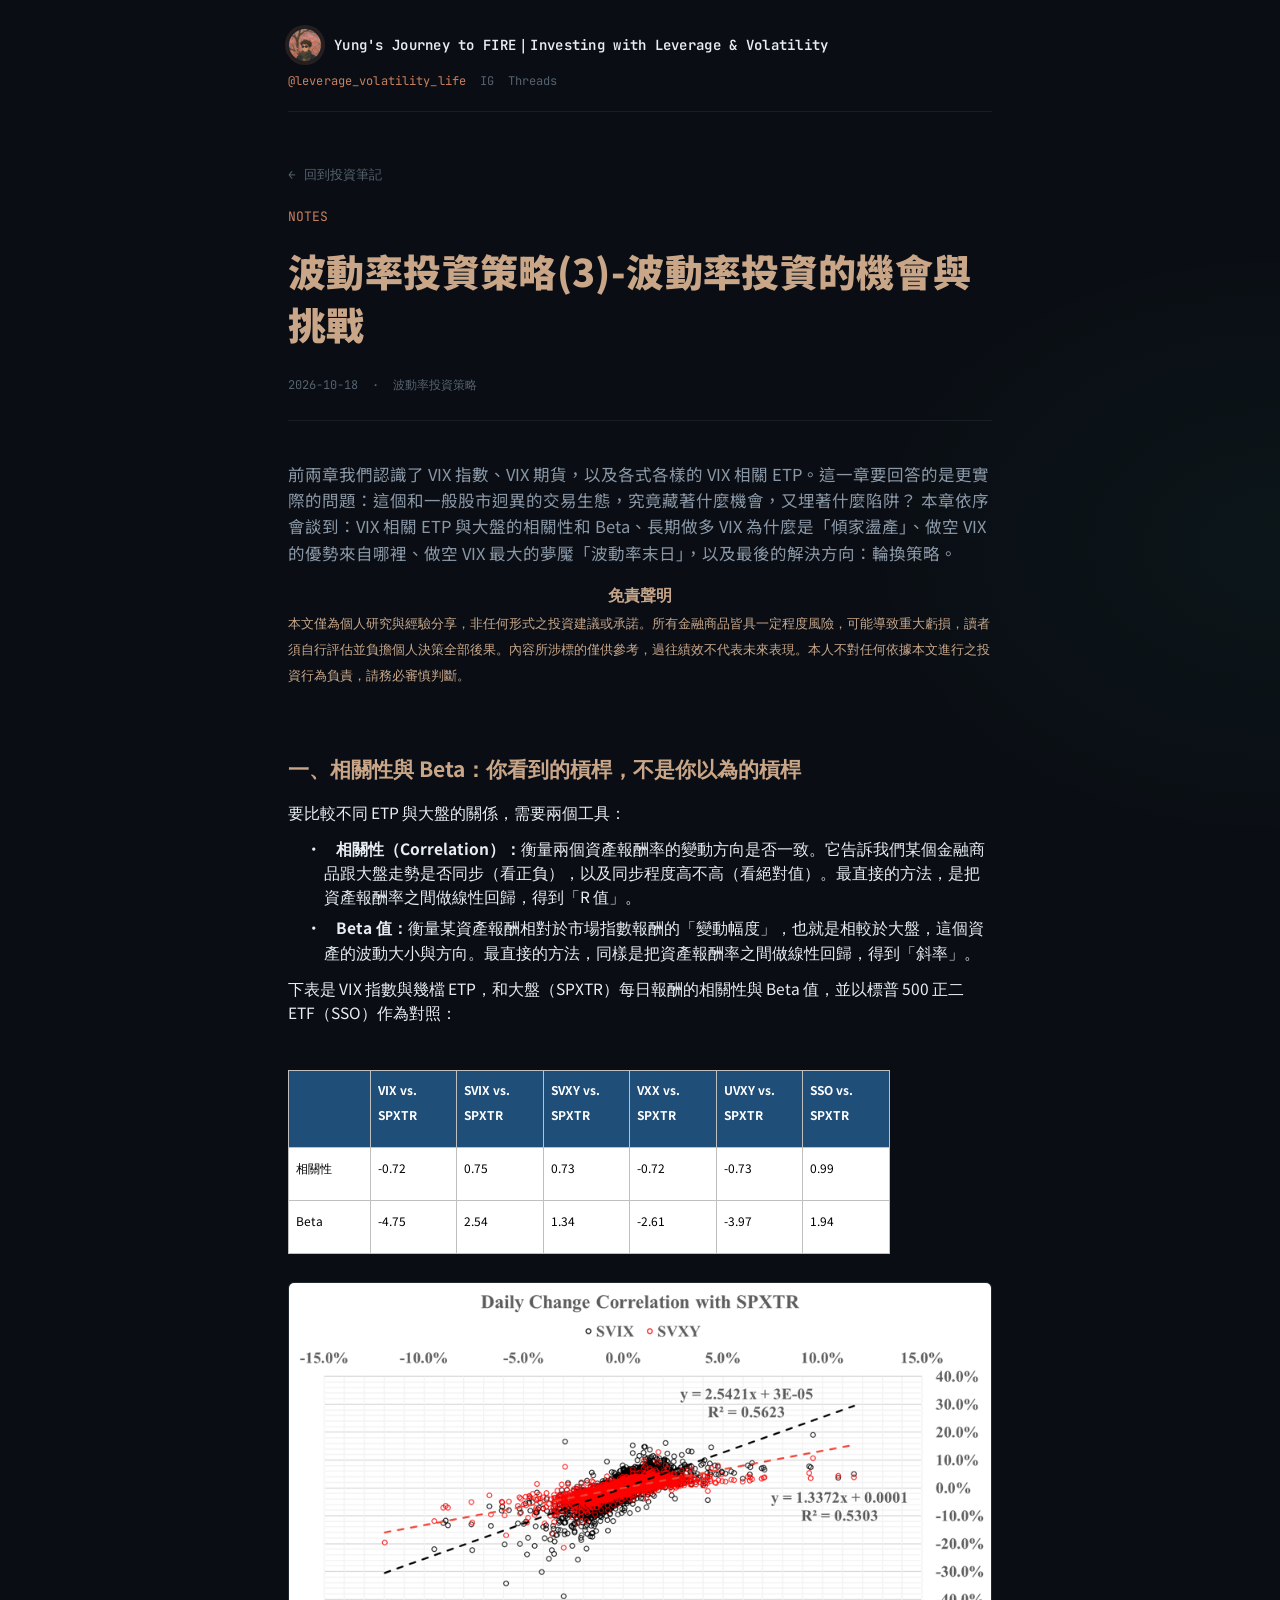
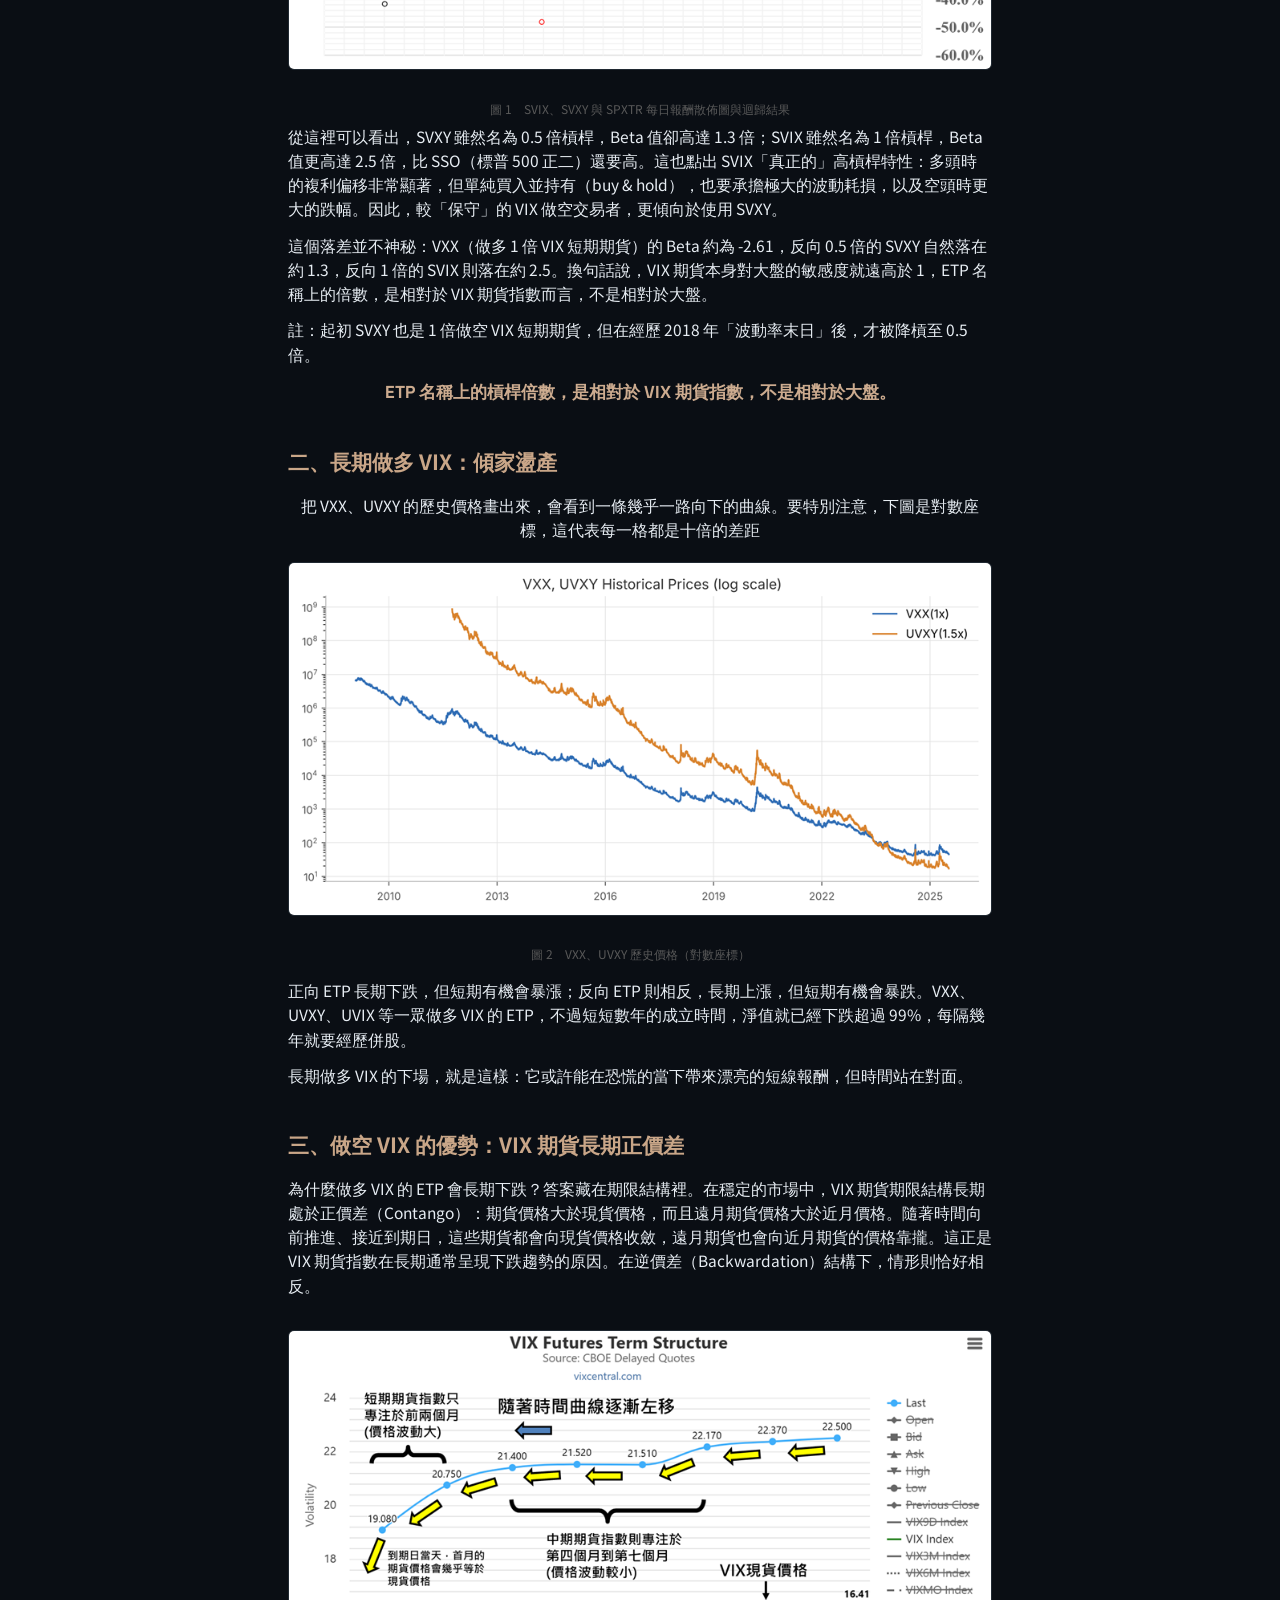
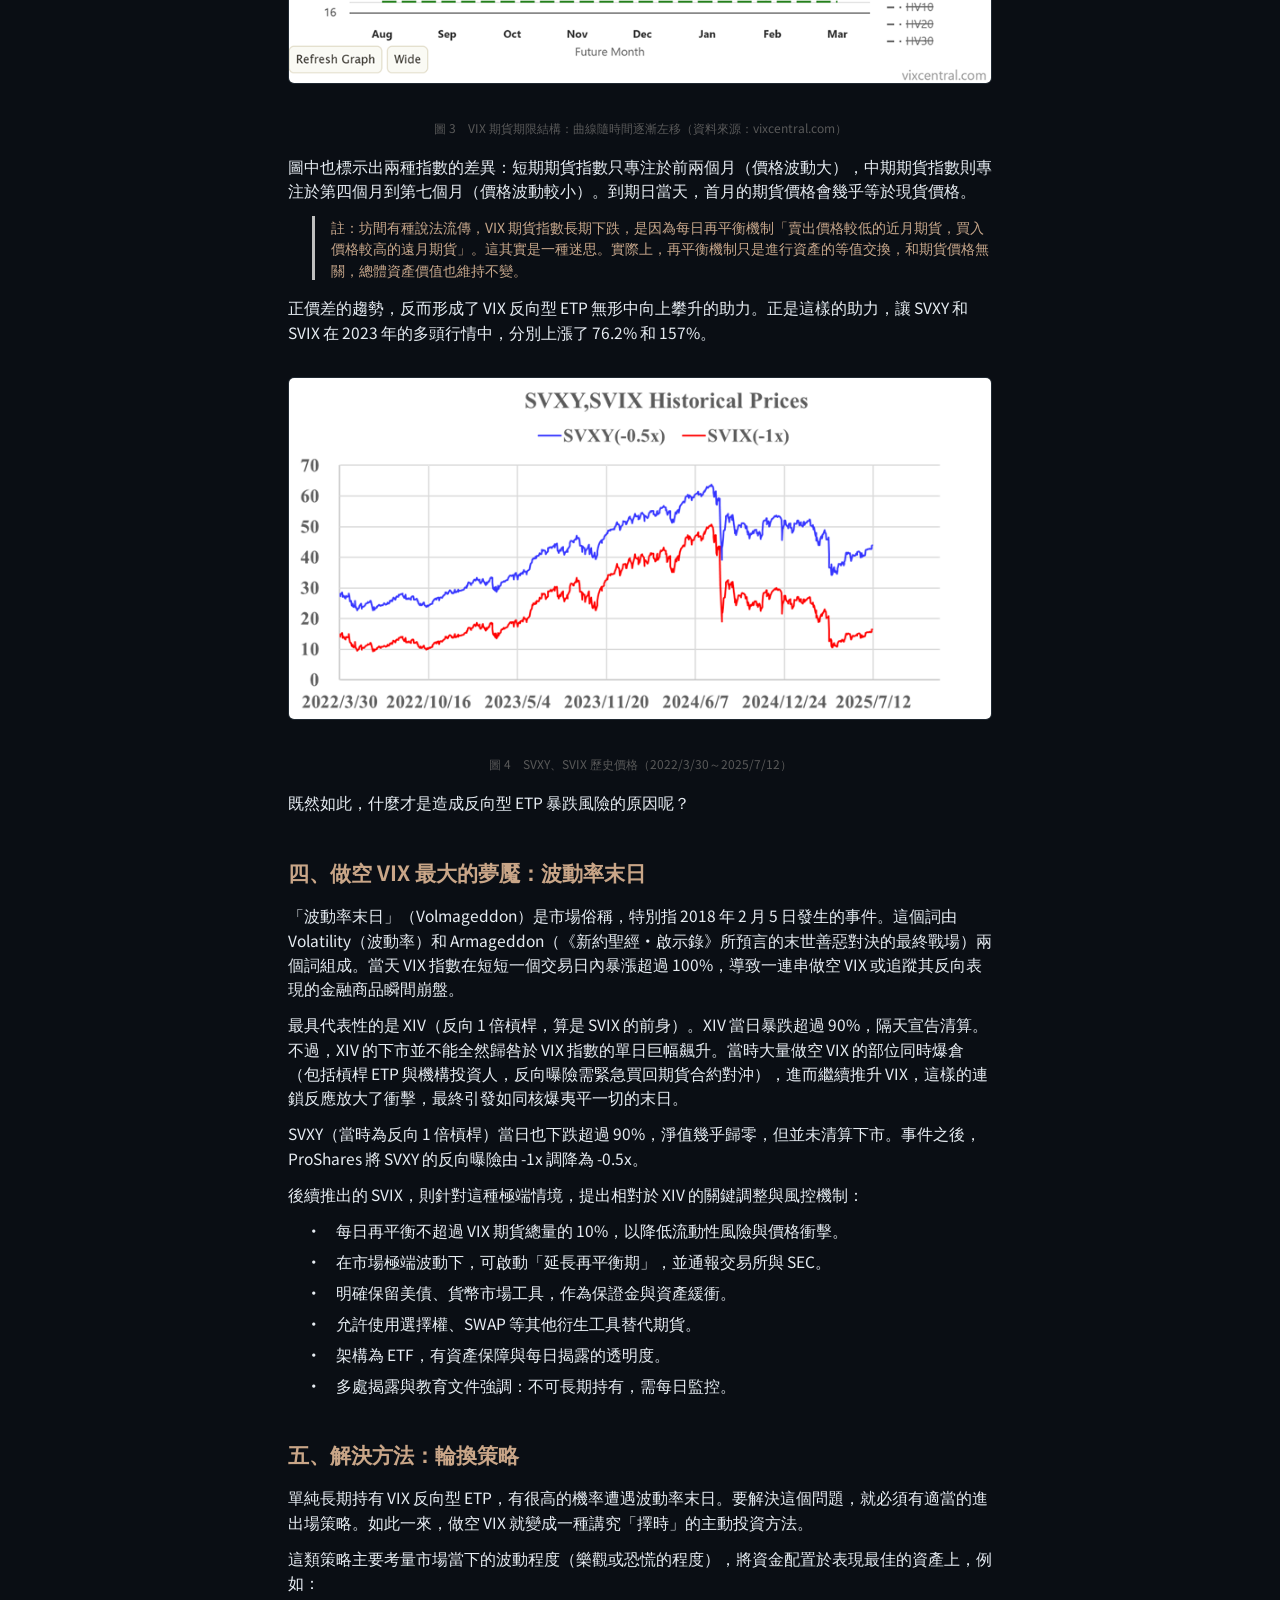
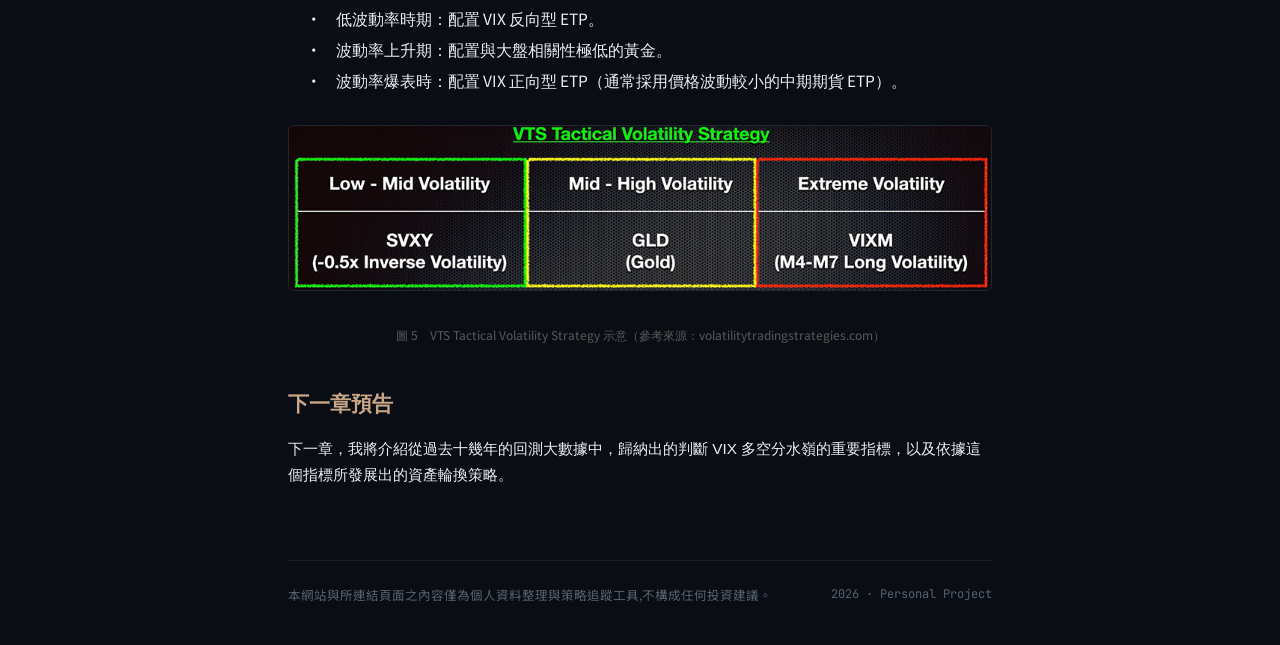
<file: 2026-10-18-3.html>
<!DOCTYPE html>
<html lang="zh-Hant">
<head>
<meta charset="UTF-8">
<meta name="viewport" content="width=device-width, initial-scale=1">
<meta property="og:type" content="article">
<meta property="og:site_name" content="Yung's Journey to FIRE">
<meta property="og:locale" content="zh_TW">
<meta property="og:title" content="波動率投資策略(3)-波動率投資的機會與挑戰｜投資筆記｜Yung&#x27;s Journey to FIRE">
<meta property="og:description" content="前兩章我們認識了 VIX 指數、VIX 期貨，以及各式各樣的 VIX 相關 ETP。這一章要回答的是更實際的問題：這個和一般股市迥異的交易生態，究竟藏著什麼機會，又埋著什麼陷阱？ 本章依序會談到：VIX 相關 ETP 與大盤的相關性和 Beta、長期做多 VIX 為什麼是「傾家盪產」、做空 VIX 的優勢來自哪裡、做空 VIX 最大的夢魘「波動率末日」，以及最後的解決方向：輪換策略。">
<meta property="og:url" content="https://leveragevolatilitylife.github.io/TWN-Investment-Notes/2026-10-18-3.html">
<meta property="og:image" content="https://leveragevolatilitylife.github.io/og-image.png">
<meta property="og:image:width" content="1200">
<meta property="og:image:height" content="630">
<meta name="twitter:card" content="summary_large_image">
<meta name="twitter:title" content="波動率投資策略(3)-波動率投資的機會與挑戰｜投資筆記｜Yung&#x27;s Journey to FIRE">
<meta name="twitter:description" content="前兩章我們認識了 VIX 指數、VIX 期貨，以及各式各樣的 VIX 相關 ETP。這一章要回答的是更實際的問題：這個和一般股市迥異的交易生態，究竟藏著什麼機會，又埋著什麼陷阱？ 本章依序會談到：VIX 相關 ETP 與大盤的相關性和 Beta、長期做多 VIX 為什麼是「傾家盪產」、做空 VIX 的優勢來自哪裡、做空 VIX 最大的夢魘「波動率末日」，以及最後的解決方向：輪換策略。">
<meta name="twitter:image" content="https://leveragevolatilitylife.github.io/og-image.png">
<link rel="canonical" href="https://leveragevolatilitylife.github.io/TWN-Investment-Notes/2026-10-18-3.html">
<title>波動率投資策略(3)-波動率投資的機會與挑戰｜投資筆記｜Yung's Journey to FIRE</title>
<meta name="description" content="前兩章我們認識了 VIX 指數、VIX 期貨，以及各式各樣的 VIX 相關 ETP。這一章要回答的是更實際的問題：這個和一般股市迥異的交易生態，究竟藏著什麼機會，又埋著什麼陷阱？ 本章依序會談到：VIX 相關 ETP 與大盤的相關性和 Beta、長期做多 VIX 為什麼是「傾家盪產」、做空 VIX 的優勢來自哪裡、做空 VIX 最大的夢魘「波動率末日」，以及最後的解決方向：輪換策略。">
<link rel="icon" href="avatar.jpg">
<meta name="theme-color" content="#0a0e14">
<link rel="preconnect" href="https://fonts.googleapis.com">
<link rel="preconnect" href="https://fonts.gstatic.com" crossorigin>
<link href="https://fonts.googleapis.com/css2?family=Space+Grotesk:wght@400;500;600;700&family=Noto+Sans+TC:wght@400;500;700;900&family=JetBrains+Mono:wght@400;500;600&display=swap" rel="stylesheet">
<link rel="stylesheet" href="assets/site.css">
</head>
<body>

<div class="wrap narrow">
  <header>
    <div class="header-row">
      <a class="brand" href="https://leveragevolatilitylife.github.io/" style="align-items:center;">
        <img class="avatar" src="avatar.jpg" alt="LeverageVolatilityLife">
        <b>Yung's Journey to FIRE｜Investing with Leverage &amp; Volatility</b>
      </a>
      <div class="header-right">
        <div class="social">
          <span class="handle">@leverage_volatility_life</span>
          <a href="https://www.instagram.com/leverage_volatility_life/" target="_blank" rel="noopener">IG</a>
          <a href="https://www.threads.net/@leverage_volatility_life" target="_blank" rel="noopener">Threads</a>
        </div>
      </div>
    </div>
  </header>

  <section class="page-intro" style="padding-top:48px;">
    <a class="breadcrumb" href="index.html">← 回到投資筆記</a>
    <div class="eyebrow-line">NOTES</div>
    <h1>波動率投資策略(3)-波動率投資的機會與挑戰</h1>
  </section>

  <div class="article-meta">
    <span>2026-10-18</span>
    <span>·</span>
    <span>波動率投資策略</span>
  </div>

  <article class="prose">
    <p class="lead">前兩章我們認識了 VIX 指數、VIX 期貨，以及各式各樣的 VIX 相關 ETP。這一章要回答的是更實際的問題：這個和一般股市迥異的交易生態，究竟藏著什麼機會，又埋著什麼陷阱？ 本章依序會談到：VIX 相關 ETP 與大盤的相關性和 Beta、長期做多 VIX 為什麼是「傾家盪產」、做空 VIX 的優勢來自哪裡、做空 VIX 最大的夢魘「波動率末日」，以及最後的解決方向：輪換策略。</p>
    <div style="text-align: center;"><span style="color: rgb(199, 167, 139);"><font face="Space Grotesk, sans-serif"><b>免責聲明</b></font></span></div><div><span style="color: rgb(199, 167, 139);"><font face="Space Grotesk, sans-serif" style="font-size: 13px;">本文僅為個人研究與經驗分享，非任何形式之投資建議或承諾。所有金融商品皆具一定程度風險，可能導致重大虧損，讀者須自行評估並負擔個人決策全部後果。內容所涉標的僅供參考，過往績效不代表未來表現。本人不對任何依據本文進行之投資行為負責，請務必審慎判斷。</font></span></div><div><span style="color: rgb(199, 167, 139);"><font face="Space Grotesk, sans-serif" style="font-size: 13px;"><br></font></span></div><div><h2><span style="font-family:&quot;微軟正黑體&quot;,sans-serif;mso-ascii-font-family:Calibri;
mso-hansi-font-family:Calibri">一、相關性與</span><span lang="EN-US"> Beta</span><span style="font-family:&quot;微軟正黑體&quot;,sans-serif;mso-ascii-font-family:Calibri;mso-hansi-font-family:
Calibri">：你看到的槓桿，不是你以為的槓桿</span><span lang="EN-US"><o:p></o:p></span></h2>

<p class="MsoNormal" style="margin-bottom:9.0pt;line-height:150%"><span style="font-family:&quot;微軟正黑體&quot;,sans-serif;mso-ascii-font-family:Calibri;mso-hansi-font-family:
Calibri">要比較不同</span><span lang="EN-US">
ETP </span><span style="font-family:&quot;微軟正黑體&quot;,sans-serif;mso-ascii-font-family:
Calibri;mso-hansi-font-family:Calibri">與大盤的關係，需要兩個工具：</span><span lang="EN-US"><o:p></o:p></span></p>

<p class="MsoListParagraph" style="margin-top:0cm;margin-right:0cm;margin-bottom:
5.0pt;margin-left:27.0pt;text-indent:-13.5pt;line-height:150%;mso-list:l0 level1 lfo1"><!--[if !supportLists]--><span lang="EN-US">•<span style="font-style: normal; font-variant: normal; font-size-adjust: none; font-language-override: normal; font-kerning: auto; font-optical-sizing: auto; font-feature-settings: normal; font-variation-settings: normal; font-stretch: normal; font-size: 7pt; line-height: normal; font-family: &quot;Times New Roman&quot;;">&nbsp;&nbsp;&nbsp;&nbsp;&nbsp;
</span></span><!--[endif]--><b><span style="font-family:&quot;微軟正黑體&quot;,sans-serif;
mso-ascii-font-family:Calibri;mso-hansi-font-family:Calibri">相關性（</span></b><b><span lang="EN-US">Correlation</span></b><b><span style="font-family:&quot;微軟正黑體&quot;,sans-serif;mso-ascii-font-family:Calibri;mso-hansi-font-family:
Calibri">）：</span></b><span style="font-family:&quot;微軟正黑體&quot;,sans-serif;mso-ascii-font-family:
Calibri;mso-hansi-font-family:Calibri">衡量兩個資產報酬率的變動方向是否一致。它告訴我們某個金融商品跟大盤走勢是否同步（看正負），以及同步程度高不高（看絕對值）。最直接的方法，是把資產報酬率之間做線性回歸，得到「</span><span lang="EN-US">R </span><span style="font-family:&quot;微軟正黑體&quot;,sans-serif;mso-ascii-font-family:Calibri;mso-hansi-font-family:
Calibri">值」。</span><span lang="EN-US"><o:p></o:p></span></p>

<p class="MsoListParagraph" style="margin-top:0cm;margin-right:0cm;margin-bottom:
9.0pt;margin-left:27.0pt;text-indent:-13.5pt;line-height:150%;mso-list:l0 level1 lfo1"><!--[if !supportLists]--><span lang="EN-US">•<span style="font-style: normal; font-variant: normal; font-size-adjust: none; font-language-override: normal; font-kerning: auto; font-optical-sizing: auto; font-feature-settings: normal; font-variation-settings: normal; font-stretch: normal; font-size: 7pt; line-height: normal; font-family: &quot;Times New Roman&quot;;">&nbsp;&nbsp;&nbsp;&nbsp;&nbsp;
</span></span><!--[endif]--><b><span lang="EN-US">Beta </span></b><b><span style="font-family:&quot;微軟正黑體&quot;,sans-serif;
mso-ascii-font-family:Calibri;mso-hansi-font-family:Calibri">值：</span></b><span style="font-family:&quot;微軟正黑體&quot;,sans-serif;mso-ascii-font-family:Calibri;mso-hansi-font-family:
Calibri">衡量某資產報酬相對於市場指數報酬的「變動幅度」，也就是相較於大盤，這個資產的波動大小與方向。最直接的方法，同樣是把資產報酬率之間做線性回歸，得到「斜率」。</span><span lang="EN-US"><o:p></o:p></span></p>

<p class="MsoNormal" style="margin-bottom:9.0pt;line-height:150%"><span style="font-family:&quot;微軟正黑體&quot;,sans-serif;mso-ascii-font-family:Calibri;mso-hansi-font-family:
Calibri">下表是</span><span lang="EN-US"> VIX </span><span style="font-family:&quot;微軟正黑體&quot;,sans-serif;mso-ascii-font-family:Calibri;mso-hansi-font-family:
Calibri">指數與幾檔</span><span lang="EN-US">
ETP</span><span style="font-family:&quot;微軟正黑體&quot;,sans-serif;mso-ascii-font-family:
Calibri;mso-hansi-font-family:Calibri">，和大盤（</span><span lang="EN-US">SPXTR</span><span style="font-family:
&quot;微軟正黑體&quot;,sans-serif;mso-ascii-font-family:Calibri;mso-hansi-font-family:Calibri">）每日報酬的相關性與</span><span lang="EN-US"> Beta </span><span style="font-family:&quot;微軟正黑體&quot;,sans-serif;mso-ascii-font-family:Calibri;mso-hansi-font-family:
Calibri">值，並以標普</span><span lang="EN-US">
500 </span><span style="font-family:&quot;微軟正黑體&quot;,sans-serif;mso-ascii-font-family:
Calibri;mso-hansi-font-family:Calibri">正二</span><span lang="EN-US"> ETF</span><span style="font-family:&quot;微軟正黑體&quot;,sans-serif;
mso-ascii-font-family:Calibri;mso-hansi-font-family:Calibri">（</span><span lang="EN-US">SSO</span><span style="font-family:&quot;微軟正黑體&quot;,sans-serif;mso-ascii-font-family:Calibri;mso-hansi-font-family:
Calibri">）作為對照：</span><span lang="EN-US"><o:p></o:p></span></p>



<p class="MsoNormal" style="margin-bottom:6.0pt"><span lang="EN-US">&nbsp;</span></p><table class="MsoNormalTable" border="1" cellspacing="0" cellpadding="0" width="602" style="width:451.3pt;border-collapse:collapse;border:none;mso-border-alt:solid windowtext .5pt;
 mso-yfti-tbllook:1184;mso-padding-alt:0cm .5pt 0cm .5pt;mso-border-insideh:
 .5pt solid windowtext;mso-border-insidev:.5pt solid windowtext">
 <thead>
  <tr>
   <td width="82" valign="top" style="width:61.3pt;border:solid #BFBFBF 1.0pt;
   mso-border-alt:solid #BFBFBF .5pt;background:#1F4E79;padding:4.0pt 5.5pt 4.0pt 5.5pt">
   <p class="MsoNormal"><span lang="EN-US">&nbsp;</span></p>
   </td>
   <td width="87" valign="top" style="width:65.0pt;border:solid #BFBFBF 1.0pt;
   border-left:none;mso-border-left-alt:solid #BFBFBF .5pt;mso-border-alt:solid #BFBFBF .5pt;
   background:#1F4E79;padding:4.0pt 5.5pt 4.0pt 5.5pt">
   <p class="MsoNormal"><b><span lang="EN-US" style="font-size:9.0pt;mso-fareast-font-family:
   微軟正黑體;color:white">VIX vs. SPXTR</span></b><span lang="EN-US"><o:p></o:p></span></p>
   </td>
   <td width="87" valign="top" style="width:65.0pt;border:solid #BFBFBF 1.0pt;
   border-left:none;mso-border-left-alt:solid #BFBFBF .5pt;mso-border-alt:solid #BFBFBF .5pt;
   background:#1F4E79;padding:4.0pt 5.5pt 4.0pt 5.5pt">
   <p class="MsoNormal"><b><span lang="EN-US" style="font-size:9.0pt;mso-fareast-font-family:
   微軟正黑體;color:white">SVIX vs. SPXTR</span></b><span lang="EN-US"><o:p></o:p></span></p>
   </td>
   <td width="87" valign="top" style="width:65.0pt;border:solid #BFBFBF 1.0pt;
   border-left:none;mso-border-left-alt:solid #BFBFBF .5pt;mso-border-alt:solid #BFBFBF .5pt;
   background:#1F4E79;padding:4.0pt 5.5pt 4.0pt 5.5pt">
   <p class="MsoNormal"><b><span lang="EN-US" style="font-size:9.0pt;mso-fareast-font-family:
   微軟正黑體;color:white">SVXY vs. SPXTR</span></b><span lang="EN-US"><o:p></o:p></span></p>
   </td>
   <td width="87" valign="top" style="width:65.0pt;border:solid #BFBFBF 1.0pt;
   border-left:none;mso-border-left-alt:solid #BFBFBF .5pt;mso-border-alt:solid #BFBFBF .5pt;
   background:#1F4E79;padding:4.0pt 5.5pt 4.0pt 5.5pt">
   <p class="MsoNormal"><b><span lang="EN-US" style="font-size:9.0pt;mso-fareast-font-family:
   微軟正黑體;color:white">VXX vs. SPXTR</span></b><span lang="EN-US"><o:p></o:p></span></p>
   </td>
   <td width="87" valign="top" style="width:65.0pt;border:solid #BFBFBF 1.0pt;
   border-left:none;mso-border-left-alt:solid #BFBFBF .5pt;mso-border-alt:solid #BFBFBF .5pt;
   background:#1F4E79;padding:4.0pt 5.5pt 4.0pt 5.5pt">
   <p class="MsoNormal"><b><span lang="EN-US" style="font-size:9.0pt;mso-fareast-font-family:
   微軟正黑體;color:white">UVXY vs. SPXTR</span></b><span lang="EN-US"><o:p></o:p></span></p>
   </td>
   <td width="87" valign="top" style="width:65.0pt;border:solid #BFBFBF 1.0pt;
   border-left:none;mso-border-left-alt:solid #BFBFBF .5pt;mso-border-alt:solid #BFBFBF .5pt;
   background:#1F4E79;padding:4.0pt 5.5pt 4.0pt 5.5pt">
   <p class="MsoNormal"><b><span lang="EN-US" style="font-size:9.0pt;mso-fareast-font-family:
   微軟正黑體;color:white">SSO vs. SPXTR</span></b><span lang="EN-US"><o:p></o:p></span></p>
   </td>
  </tr>
 </thead>
 <tbody><tr style="mso-yfti-irow:1;page-break-inside:avoid">
  <td width="82" valign="top" style="width:61.3pt;border:solid #BFBFBF 1.0pt;
  border-top:none;mso-border-top-alt:solid #BFBFBF .5pt;mso-border-alt:solid #BFBFBF .5pt;
  background:white;mso-background-themecolor:background1;padding:4.0pt 5.5pt 4.0pt 5.5pt">
  <p class="MsoNormal"><span style="font-size:9.0pt;font-family:&quot;微軟正黑體&quot;,sans-serif;
  mso-ascii-font-family:Calibri;mso-hansi-font-family:Calibri;color:black">相關性</span><span lang="EN-US"><o:p></o:p></span></p>
  </td>
  <td width="87" valign="top" style="width:65.0pt;border-top:none;border-left:none;
  border-bottom:solid #BFBFBF 1.0pt;border-right:solid #BFBFBF 1.0pt;
  mso-border-top-alt:solid #BFBFBF .5pt;mso-border-left-alt:solid #BFBFBF .5pt;
  mso-border-alt:solid #BFBFBF .5pt;background:white;mso-background-themecolor:
  background1;padding:4.0pt 5.5pt 4.0pt 5.5pt">
  <p class="MsoNormal"><span lang="EN-US" style="font-size:9.0pt;mso-fareast-font-family:
  微軟正黑體;color:black">-0.72</span><span lang="EN-US"><o:p></o:p></span></p>
  </td>
  <td width="87" valign="top" style="width:65.0pt;border-top:none;border-left:none;
  border-bottom:solid #BFBFBF 1.0pt;border-right:solid #BFBFBF 1.0pt;
  mso-border-top-alt:solid #BFBFBF .5pt;mso-border-left-alt:solid #BFBFBF .5pt;
  mso-border-alt:solid #BFBFBF .5pt;background:white;mso-background-themecolor:
  background1;padding:4.0pt 5.5pt 4.0pt 5.5pt">
  <p class="MsoNormal"><span lang="EN-US" style="font-size:9.0pt;mso-fareast-font-family:
  微軟正黑體;color:black">0.75</span><span lang="EN-US"><o:p></o:p></span></p>
  </td>
  <td width="87" valign="top" style="width:65.0pt;border-top:none;border-left:none;
  border-bottom:solid #BFBFBF 1.0pt;border-right:solid #BFBFBF 1.0pt;
  mso-border-top-alt:solid #BFBFBF .5pt;mso-border-left-alt:solid #BFBFBF .5pt;
  mso-border-alt:solid #BFBFBF .5pt;background:white;mso-background-themecolor:
  background1;padding:4.0pt 5.5pt 4.0pt 5.5pt">
  <p class="MsoNormal"><span lang="EN-US" style="font-size:9.0pt;mso-fareast-font-family:
  微軟正黑體;color:black">0.73</span><span lang="EN-US"><o:p></o:p></span></p>
  </td>
  <td width="87" valign="top" style="width:65.0pt;border-top:none;border-left:none;
  border-bottom:solid #BFBFBF 1.0pt;border-right:solid #BFBFBF 1.0pt;
  mso-border-top-alt:solid #BFBFBF .5pt;mso-border-left-alt:solid #BFBFBF .5pt;
  mso-border-alt:solid #BFBFBF .5pt;background:white;mso-background-themecolor:
  background1;padding:4.0pt 5.5pt 4.0pt 5.5pt">
  <p class="MsoNormal"><span lang="EN-US" style="font-size:9.0pt;mso-fareast-font-family:
  微軟正黑體;color:black">-0.72</span><span lang="EN-US"><o:p></o:p></span></p>
  </td>
  <td width="87" valign="top" style="width:65.0pt;border-top:none;border-left:none;
  border-bottom:solid #BFBFBF 1.0pt;border-right:solid #BFBFBF 1.0pt;
  mso-border-top-alt:solid #BFBFBF .5pt;mso-border-left-alt:solid #BFBFBF .5pt;
  mso-border-alt:solid #BFBFBF .5pt;background:white;mso-background-themecolor:
  background1;padding:4.0pt 5.5pt 4.0pt 5.5pt">
  <p class="MsoNormal"><span lang="EN-US" style="font-size:9.0pt;mso-fareast-font-family:
  微軟正黑體;color:black">-0.73</span><span lang="EN-US"><o:p></o:p></span></p>
  </td>
  <td width="87" valign="top" style="width:65.0pt;border-top:none;border-left:none;
  border-bottom:solid #BFBFBF 1.0pt;border-right:solid #BFBFBF 1.0pt;
  mso-border-top-alt:solid #BFBFBF .5pt;mso-border-left-alt:solid #BFBFBF .5pt;
  mso-border-alt:solid #BFBFBF .5pt;background:white;mso-background-themecolor:
  background1;padding:4.0pt 5.5pt 4.0pt 5.5pt">
  <p class="MsoNormal"><span lang="EN-US" style="font-size:9.0pt;mso-fareast-font-family:
  微軟正黑體;color:black">0.99</span><span lang="EN-US"><o:p></o:p></span></p>
  </td>
 </tr>
 <tr style="mso-yfti-irow:2;mso-yfti-lastrow:yes;page-break-inside:avoid">
  <td width="82" valign="top" style="width:61.3pt;border:solid #BFBFBF 1.0pt;
  border-top:none;mso-border-top-alt:solid #BFBFBF .5pt;mso-border-alt:solid #BFBFBF .5pt;
  background:white;mso-background-themecolor:background1;padding:4.0pt 5.5pt 4.0pt 5.5pt">
  <p class="MsoNormal"><span lang="EN-US" style="font-size:9.0pt;mso-fareast-font-family:
  微軟正黑體;color:black">Beta</span><span lang="EN-US"><o:p></o:p></span></p>
  </td>
  <td width="87" valign="top" style="width:65.0pt;border-top:none;border-left:none;
  border-bottom:solid #BFBFBF 1.0pt;border-right:solid #BFBFBF 1.0pt;
  mso-border-top-alt:solid #BFBFBF .5pt;mso-border-left-alt:solid #BFBFBF .5pt;
  mso-border-alt:solid #BFBFBF .5pt;background:white;mso-background-themecolor:
  background1;padding:4.0pt 5.5pt 4.0pt 5.5pt">
  <p class="MsoNormal"><span lang="EN-US" style="font-size:9.0pt;mso-fareast-font-family:
  微軟正黑體;color:black">-4.75</span><span lang="EN-US"><o:p></o:p></span></p>
  </td>
  <td width="87" valign="top" style="width:65.0pt;border-top:none;border-left:none;
  border-bottom:solid #BFBFBF 1.0pt;border-right:solid #BFBFBF 1.0pt;
  mso-border-top-alt:solid #BFBFBF .5pt;mso-border-left-alt:solid #BFBFBF .5pt;
  mso-border-alt:solid #BFBFBF .5pt;background:white;mso-background-themecolor:
  background1;padding:4.0pt 5.5pt 4.0pt 5.5pt">
  <p class="MsoNormal"><span lang="EN-US" style="font-size:9.0pt;mso-fareast-font-family:
  微軟正黑體;color:black">2.54</span><span lang="EN-US"><o:p></o:p></span></p>
  </td>
  <td width="87" valign="top" style="width:65.0pt;border-top:none;border-left:none;
  border-bottom:solid #BFBFBF 1.0pt;border-right:solid #BFBFBF 1.0pt;
  mso-border-top-alt:solid #BFBFBF .5pt;mso-border-left-alt:solid #BFBFBF .5pt;
  mso-border-alt:solid #BFBFBF .5pt;background:white;mso-background-themecolor:
  background1;padding:4.0pt 5.5pt 4.0pt 5.5pt">
  <p class="MsoNormal"><span lang="EN-US" style="font-size:9.0pt;mso-fareast-font-family:
  微軟正黑體;color:black">1.34</span><span lang="EN-US"><o:p></o:p></span></p>
  </td>
  <td width="87" valign="top" style="width:65.0pt;border-top:none;border-left:none;
  border-bottom:solid #BFBFBF 1.0pt;border-right:solid #BFBFBF 1.0pt;
  mso-border-top-alt:solid #BFBFBF .5pt;mso-border-left-alt:solid #BFBFBF .5pt;
  mso-border-alt:solid #BFBFBF .5pt;background:white;mso-background-themecolor:
  background1;padding:4.0pt 5.5pt 4.0pt 5.5pt">
  <p class="MsoNormal"><span lang="EN-US" style="font-size:9.0pt;mso-fareast-font-family:
  微軟正黑體;color:black">-2.61</span><span lang="EN-US"><o:p></o:p></span></p>
  </td>
  <td width="87" valign="top" style="width:65.0pt;border-top:none;border-left:none;
  border-bottom:solid #BFBFBF 1.0pt;border-right:solid #BFBFBF 1.0pt;
  mso-border-top-alt:solid #BFBFBF .5pt;mso-border-left-alt:solid #BFBFBF .5pt;
  mso-border-alt:solid #BFBFBF .5pt;background:white;mso-background-themecolor:
  background1;padding:4.0pt 5.5pt 4.0pt 5.5pt">
  <p class="MsoNormal"><span lang="EN-US" style="font-size:9.0pt;mso-fareast-font-family:
  微軟正黑體;color:black">-3.97</span><span lang="EN-US"><o:p></o:p></span></p>
  </td>
  <td width="87" valign="top" style="width:65.0pt;border-top:none;border-left:none;
  border-bottom:solid #BFBFBF 1.0pt;border-right:solid #BFBFBF 1.0pt;
  mso-border-top-alt:solid #BFBFBF .5pt;mso-border-left-alt:solid #BFBFBF .5pt;
  mso-border-alt:solid #BFBFBF .5pt;background:white;mso-background-themecolor:
  background1;padding:4.0pt 5.5pt 4.0pt 5.5pt">
  <p class="MsoNormal"><span lang="EN-US" style="font-size:9.0pt;mso-fareast-font-family:
  微軟正黑體;color:black">1.94</span><span lang="EN-US"><o:p></o:p></span></p>
  </td>
 </tr>
</tbody></table>

<p class="MsoNormal" align="center" style="margin-top:6.0pt;margin-right:0cm;
margin-bottom:3.0pt;margin-left:0cm;text-align:center;page-break-after:avoid"><span lang="EN-US"><img src="assets/images/2026-10-18-3/img-1.png" alt=""><span style="font-size: 9pt; font-family: 微軟正黑體, sans-serif; color: rgb(89, 89, 89);">圖</span><span lang="EN-US" style="font-size: 9pt; color: rgb(89, 89, 89);"> 1</span><span style="font-size: 9pt; font-family: 微軟正黑體, sans-serif; color: rgb(89, 89, 89);">　</span><span lang="EN-US" style="font-size: 9pt; color: rgb(89, 89, 89);">SVIX</span><span style="font-size: 9pt; font-family: 微軟正黑體, sans-serif; color: rgb(89, 89, 89);">、</span><span lang="EN-US" style="font-size: 9pt; color: rgb(89, 89, 89);">SVXY </span><span style="font-size: 9pt; font-family: 微軟正黑體, sans-serif; color: rgb(89, 89, 89);">與</span><span lang="EN-US" style="font-size: 9pt; color: rgb(89, 89, 89);"> SPXTR </span><span style="font-size: 9pt; font-family: 微軟正黑體, sans-serif; color: rgb(89, 89, 89);">每日報酬散佈圖與迴歸結果</span></span></p>

<p class="MsoNormal" style="margin-bottom:9.0pt;line-height:150%"><span style="font-family:&quot;微軟正黑體&quot;,sans-serif;mso-ascii-font-family:Calibri;mso-hansi-font-family:
Calibri">從這裡可以看出，</span><span lang="EN-US">SVXY
</span><span style="font-family:&quot;微軟正黑體&quot;,sans-serif;mso-ascii-font-family:Calibri;
mso-hansi-font-family:Calibri">雖然名為</span><span lang="EN-US"> 0.5 </span><span style="font-family:&quot;微軟正黑體&quot;,sans-serif;mso-ascii-font-family:
Calibri;mso-hansi-font-family:Calibri">倍槓桿，</span><span lang="EN-US">Beta </span><span style="font-family:
&quot;微軟正黑體&quot;,sans-serif;mso-ascii-font-family:Calibri;mso-hansi-font-family:Calibri">值卻高達</span><span lang="EN-US"> 1.3 </span><span style="font-family:&quot;微軟正黑體&quot;,sans-serif;mso-ascii-font-family:Calibri;mso-hansi-font-family:
Calibri">倍；</span><span lang="EN-US">SVIX </span><span style="font-family:&quot;微軟正黑體&quot;,sans-serif;mso-ascii-font-family:Calibri;mso-hansi-font-family:
Calibri">雖然名為</span><span lang="EN-US"> 1 </span><span style="font-family:&quot;微軟正黑體&quot;,sans-serif;mso-ascii-font-family:Calibri;mso-hansi-font-family:
Calibri">倍槓桿，</span><span lang="EN-US">Beta
</span><span style="font-family:&quot;微軟正黑體&quot;,sans-serif;mso-ascii-font-family:Calibri;
mso-hansi-font-family:Calibri">值更高達</span><span lang="EN-US"> 2.5 </span><span style="font-family:&quot;微軟正黑體&quot;,sans-serif;mso-ascii-font-family:
Calibri;mso-hansi-font-family:Calibri">倍，比</span><span lang="EN-US"> SSO</span><span style="font-family:&quot;微軟正黑體&quot;,sans-serif;
mso-ascii-font-family:Calibri;mso-hansi-font-family:Calibri">（標普</span><span lang="EN-US"> 500 </span><span style="font-family:&quot;微軟正黑體&quot;,sans-serif;mso-ascii-font-family:Calibri;mso-hansi-font-family:
Calibri">正二）還要高。這也點出</span><span lang="EN-US"> SVIX</span><span style="font-family:&quot;微軟正黑體&quot;,sans-serif;mso-ascii-font-family:
Calibri;mso-hansi-font-family:Calibri">「真正的」高槓桿特性：多頭時的複利偏移非常顯著，但單純買入並持有（</span><span lang="EN-US">buy &amp; hold</span><span style="font-family:&quot;微軟正黑體&quot;,sans-serif;mso-ascii-font-family:Calibri;mso-hansi-font-family:
Calibri">），也要承擔極大的波動耗損，以及空頭時更大的跌幅。因此，較「保守」的</span><span lang="EN-US"> VIX </span><span style="font-family:
&quot;微軟正黑體&quot;,sans-serif;mso-ascii-font-family:Calibri;mso-hansi-font-family:Calibri">做空交易者，更傾向於使用</span><span lang="EN-US"> SVXY</span><span style="font-family:&quot;微軟正黑體&quot;,sans-serif;mso-ascii-font-family:Calibri;mso-hansi-font-family:
Calibri">。</span><span lang="EN-US"><o:p></o:p></span></p>

<p class="MsoNormal" style="margin-bottom:9.0pt;line-height:150%"><span style="font-family:&quot;微軟正黑體&quot;,sans-serif;mso-ascii-font-family:Calibri;mso-hansi-font-family:
Calibri">這個落差並不神秘：</span><span lang="EN-US">VXX</span><span style="font-family:&quot;微軟正黑體&quot;,sans-serif;mso-ascii-font-family:Calibri;mso-hansi-font-family:
Calibri">（做多</span><span lang="EN-US"> 1 </span><span style="font-family:&quot;微軟正黑體&quot;,sans-serif;mso-ascii-font-family:Calibri;mso-hansi-font-family:
Calibri">倍</span><span lang="EN-US"> VIX </span><span style="font-family:&quot;微軟正黑體&quot;,sans-serif;mso-ascii-font-family:Calibri;mso-hansi-font-family:
Calibri">短期期貨）的</span><span lang="EN-US">
Beta </span><span style="font-family:&quot;微軟正黑體&quot;,sans-serif;mso-ascii-font-family:
Calibri;mso-hansi-font-family:Calibri">約為</span><span lang="EN-US"> -2.61</span><span style="font-family:
&quot;微軟正黑體&quot;,sans-serif;mso-ascii-font-family:Calibri;mso-hansi-font-family:Calibri">，反向</span><span lang="EN-US"> 0.5 </span><span style="font-family:&quot;微軟正黑體&quot;,sans-serif;mso-ascii-font-family:Calibri;mso-hansi-font-family:
Calibri">倍的</span><span lang="EN-US"> SVXY </span><span style="font-family:&quot;微軟正黑體&quot;,sans-serif;mso-ascii-font-family:Calibri;mso-hansi-font-family:
Calibri">自然落在約</span><span lang="EN-US">
1.3</span><span style="font-family:&quot;微軟正黑體&quot;,sans-serif;mso-ascii-font-family:
Calibri;mso-hansi-font-family:Calibri">，反向</span><span lang="EN-US"> 1 </span><span style="font-family:&quot;微軟正黑體&quot;,sans-serif;
mso-ascii-font-family:Calibri;mso-hansi-font-family:Calibri">倍的</span><span lang="EN-US"> SVIX </span><span style="font-family:&quot;微軟正黑體&quot;,sans-serif;mso-ascii-font-family:Calibri;mso-hansi-font-family:
Calibri">則落在約</span><span lang="EN-US"> 2.5</span><span style="font-family:&quot;微軟正黑體&quot;,sans-serif;mso-ascii-font-family:Calibri;mso-hansi-font-family:
Calibri">。換句話說，</span><span lang="EN-US">VIX
</span><span style="font-family:&quot;微軟正黑體&quot;,sans-serif;mso-ascii-font-family:Calibri;
mso-hansi-font-family:Calibri">期貨本身對大盤的敏感度就遠高於</span><span lang="EN-US"> 1</span><span style="font-family:&quot;微軟正黑體&quot;,sans-serif;
mso-ascii-font-family:Calibri;mso-hansi-font-family:Calibri">，</span><span lang="EN-US">ETP </span><span style="font-family:&quot;微軟正黑體&quot;,sans-serif;mso-ascii-font-family:Calibri;mso-hansi-font-family:
Calibri">名稱上的倍數，是相對於</span><span lang="EN-US"> VIX </span><span style="font-family:&quot;微軟正黑體&quot;,sans-serif;mso-ascii-font-family:
Calibri;mso-hansi-font-family:Calibri">期貨指數而言，不是相對於大盤。</span></p><p class="MsoNormal" style="margin-bottom:9.0pt;line-height:150%"><span style="font-family: 微軟正黑體, sans-serif;">註：起初</span><span lang="EN-US"> SVXY </span><span style="font-family: 微軟正黑體, sans-serif;">也是</span><span lang="EN-US"> 1 </span><span style="font-family: 微軟正黑體, sans-serif;">倍做空</span><span lang="EN-US"> VIX </span><span style="font-family: 微軟正黑體, sans-serif;">短期期貨，但在經歷</span><span lang="EN-US"> 2018 </span><span style="font-family: 微軟正黑體, sans-serif;">年「波動率末日」後，才被降槓至</span><span lang="EN-US"> 0.5 </span><span style="font-family: 微軟正黑體, sans-serif;">倍。</span><span style="font-family:&quot;微軟正黑體&quot;,sans-serif;mso-ascii-font-family:
Calibri;mso-hansi-font-family:Calibri"></span></p><p class="MsoNormal" style="text-align: center; margin-bottom: 9pt; line-height: 150%;"><font face="Space Grotesk, sans-serif"><b style="color: rgb(204, 171, 143);"><span lang="EN-US" style="font-size: 13pt; line-height: 150%;">ETP </span></b><b style="color: rgb(204, 171, 143);"><span style="font-size: 13pt; line-height: 150%;">名稱上的槓桿倍數，是相對於</span></b><b style="color: rgb(204, 171, 143);"><span lang="EN-US" style="font-size: 13pt; line-height: 150%;"> VIX </span></b><b style="color: rgb(204, 171, 143);"><span style="font-size: 13pt; line-height: 150%;">期貨指數，不是相對於大盤。</span></b></font></p>

<h2><span style="font-family:&quot;微軟正黑體&quot;,sans-serif;mso-ascii-font-family:Calibri;
mso-hansi-font-family:Calibri">二、長期做多</span><span lang="EN-US"> VIX</span><span style="font-family:&quot;微軟正黑體&quot;,sans-serif;mso-ascii-font-family:Calibri;mso-hansi-font-family:
Calibri">：傾家盪產</span><span lang="EN-US"><o:p></o:p></span></h2>

<p class="MsoNormal" style="text-align: center; margin-bottom: 9pt; line-height: 150%;"><span style="font-family:&quot;微軟正黑體&quot;,sans-serif;mso-ascii-font-family:Calibri;mso-hansi-font-family:
Calibri">把</span><span lang="EN-US"> VXX</span><span style="font-family:&quot;微軟正黑體&quot;,sans-serif;mso-ascii-font-family:Calibri;mso-hansi-font-family:
Calibri">、</span><span lang="EN-US">UVXY </span><span style="font-family:&quot;微軟正黑體&quot;,sans-serif;mso-ascii-font-family:Calibri;mso-hansi-font-family:
Calibri">的歷史價格畫出來，會看到一條幾乎一路向下的曲線。要特別注意，下圖是對數座標，這代表每一格都是十倍的差距</span><img src="assets/images/2026-10-18-3/img-2.png" alt=""><span style="text-align: center; font-size: 9pt; font-family: 微軟正黑體, sans-serif; color: rgb(89, 89, 89);">圖</span><span lang="EN-US" style="text-align: center; font-size: 9pt; color: rgb(89, 89, 89);"> 2</span><span style="text-align: center; font-size: 9pt; font-family: 微軟正黑體, sans-serif; color: rgb(89, 89, 89);">　</span><span lang="EN-US" style="text-align: center; font-size: 9pt; color: rgb(89, 89, 89);">VXX</span><span style="text-align: center; font-size: 9pt; font-family: 微軟正黑體, sans-serif; color: rgb(89, 89, 89);">、</span><span lang="EN-US" style="text-align: center; font-size: 9pt; color: rgb(89, 89, 89);">UVXY </span><span style="text-align: center; font-size: 9pt; font-family: 微軟正黑體, sans-serif; color: rgb(89, 89, 89);">歷史價格（對數座標）</span></p>

<p class="MsoNormal" style="margin-bottom:9.0pt;line-height:150%"><span style="font-family:&quot;微軟正黑體&quot;,sans-serif;mso-ascii-font-family:Calibri;mso-hansi-font-family:
Calibri">正向</span><span lang="EN-US"> ETP </span><span style="font-family:&quot;微軟正黑體&quot;,sans-serif;mso-ascii-font-family:Calibri;mso-hansi-font-family:
Calibri">長期下跌，但短期有機會暴漲；反向</span><span lang="EN-US"> ETP </span><span style="font-family:&quot;微軟正黑體&quot;,sans-serif;mso-ascii-font-family:
Calibri;mso-hansi-font-family:Calibri">則相反，長期上漲，但短期有機會暴跌。</span><span lang="EN-US">VXX</span><span style="font-family:&quot;微軟正黑體&quot;,sans-serif;mso-ascii-font-family:Calibri;mso-hansi-font-family:
Calibri">、</span><span lang="EN-US">UVXY</span><span style="font-family:&quot;微軟正黑體&quot;,sans-serif;mso-ascii-font-family:Calibri;mso-hansi-font-family:
Calibri">、</span><span lang="EN-US">UVIX </span><span style="font-family:&quot;微軟正黑體&quot;,sans-serif;mso-ascii-font-family:Calibri;mso-hansi-font-family:
Calibri">等一眾做多</span><span lang="EN-US">
VIX </span><span style="font-family:&quot;微軟正黑體&quot;,sans-serif;mso-ascii-font-family:
Calibri;mso-hansi-font-family:Calibri">的</span><span lang="EN-US"> ETP</span><span style="font-family:&quot;微軟正黑體&quot;,sans-serif;
mso-ascii-font-family:Calibri;mso-hansi-font-family:Calibri">，不過短短數年的成立時間，淨值就已經下跌超過</span><span lang="EN-US"> 99%</span><span style="font-family:&quot;微軟正黑體&quot;,sans-serif;mso-ascii-font-family:Calibri;mso-hansi-font-family:
Calibri">，每隔幾年就要經歷併股。</span><span lang="EN-US"><o:p></o:p></span></p>

<p class="MsoNormal" style="margin-bottom:9.0pt;line-height:150%"><span style="font-family:&quot;微軟正黑體&quot;,sans-serif;mso-ascii-font-family:Calibri;mso-hansi-font-family:
Calibri">長期做多</span><span lang="EN-US"> VIX
</span><span style="font-family:&quot;微軟正黑體&quot;,sans-serif;mso-ascii-font-family:Calibri;
mso-hansi-font-family:Calibri">的下場，就是這樣：它或許能在恐慌的當下帶來漂亮的短線報酬，但時間站在對面。</span><span lang="EN-US"><o:p></o:p></span></p>

<h2><span style="font-family:&quot;微軟正黑體&quot;,sans-serif;mso-ascii-font-family:Calibri;
mso-hansi-font-family:Calibri">三、做空</span><span lang="EN-US"> VIX </span><span style="font-family:&quot;微軟正黑體&quot;,sans-serif;mso-ascii-font-family:Calibri;mso-hansi-font-family:
Calibri">的優勢：</span><span lang="EN-US">VIX </span><span style="font-family:&quot;微軟正黑體&quot;,sans-serif;
mso-ascii-font-family:Calibri;mso-hansi-font-family:Calibri">期貨長期正價差</span><span lang="EN-US"><o:p></o:p></span></h2>

<p class="MsoNormal" style="margin-bottom:9.0pt;line-height:150%"><span style="font-family:&quot;微軟正黑體&quot;,sans-serif;mso-ascii-font-family:Calibri;mso-hansi-font-family:
Calibri">為什麼做多</span><span lang="EN-US">
VIX </span><span style="font-family:&quot;微軟正黑體&quot;,sans-serif;mso-ascii-font-family:
Calibri;mso-hansi-font-family:Calibri">的</span><span lang="EN-US"> ETP </span><span style="font-family:
&quot;微軟正黑體&quot;,sans-serif;mso-ascii-font-family:Calibri;mso-hansi-font-family:Calibri">會長期下跌？答案藏在期限結構裡。在穩定的市場中，</span><span lang="EN-US">VIX </span><span style="font-family:&quot;微軟正黑體&quot;,sans-serif;mso-ascii-font-family:Calibri;mso-hansi-font-family:
Calibri">期貨期限結構長期處於正價差（</span><span lang="EN-US">Contango</span><span style="font-family:&quot;微軟正黑體&quot;,sans-serif;mso-ascii-font-family:
Calibri;mso-hansi-font-family:Calibri">）：期貨價格大於現貨價格，而且遠月期貨價格大於近月價格。隨著時間向前推進、接近到期日，這些期貨都會向現貨價格收斂，遠月期貨也會向近月期貨的價格靠攏。這正是</span><span lang="EN-US"> VIX </span><span style="font-family:&quot;微軟正黑體&quot;,sans-serif;mso-ascii-font-family:Calibri;mso-hansi-font-family:
Calibri">期貨指數在長期通常呈現下跌趨勢的原因。在逆價差（</span><span lang="EN-US">Backwardation</span><span style="font-family:&quot;微軟正黑體&quot;,sans-serif;
mso-ascii-font-family:Calibri;mso-hansi-font-family:Calibri">）結構下，情形則恰好相反。</span><span lang="EN-US"><o:p></o:p></span></p>

<p class="MsoNormal" align="center" style="margin-top:6.0pt;margin-right:0cm;
margin-bottom:3.0pt;margin-left:0cm;text-align:center;page-break-after:avoid"><img src="assets/images/2026-10-18-3/img-3.png" alt=""></p>

<p class="MsoNormal" align="center" style="margin-bottom:12.0pt;text-align:center"><span style="font-size:9.0pt;font-family:&quot;微軟正黑體&quot;,sans-serif;mso-ascii-font-family:
Calibri;mso-hansi-font-family:Calibri;color:#595959">圖</span><span lang="EN-US" style="font-size:9.0pt;mso-fareast-font-family:微軟正黑體;color:#595959"> 3</span><span style="font-size:9.0pt;font-family:&quot;微軟正黑體&quot;,sans-serif;mso-ascii-font-family:
Calibri;mso-hansi-font-family:Calibri;color:#595959">　</span><span lang="EN-US" style="font-size:9.0pt;mso-fareast-font-family:微軟正黑體;color:#595959">VIX </span><span style="font-size:9.0pt;font-family:&quot;微軟正黑體&quot;,sans-serif;mso-ascii-font-family:
Calibri;mso-hansi-font-family:Calibri;color:#595959">期貨期限結構：曲線隨時間逐漸左移（資料來源：</span><span lang="EN-US" style="font-size:9.0pt;mso-fareast-font-family:微軟正黑體;color:#595959">vixcentral.com</span><span style="font-size:9.0pt;font-family:&quot;微軟正黑體&quot;,sans-serif;mso-ascii-font-family:
Calibri;mso-hansi-font-family:Calibri;color:#595959">）</span><span lang="EN-US"><o:p></o:p></span></p>

<p class="MsoNormal" style="margin-bottom:9.0pt;line-height:150%"><span style="font-family:&quot;微軟正黑體&quot;,sans-serif;mso-ascii-font-family:Calibri;mso-hansi-font-family:
Calibri">圖中也標示出兩種指數的差異：短期期貨指數只專注於前兩個月（價格波動大），中期期貨指數則專注於第四個月到第七個月（價格波動較小）。到期日當天，首月的期貨價格會幾乎等於現貨價格。</span><span lang="EN-US"><o:p></o:p></span></p>

<div style="mso-element:para-border-div;border:none;border-left:solid #BFBFBF 2.25pt;
padding:0cm 0cm 0cm 12.0pt;margin-left:18.0pt;margin-right:0cm">

<p class="MsoNormal" style="margin-top:6.0pt;margin-right:0cm;margin-bottom:12.0pt;
margin-left:0cm;line-height:133%;border:none;mso-border-left-alt:solid #BFBFBF 2.25pt;
padding:0cm;mso-padding-alt:0cm 0cm 0cm 12.0pt"><font color="#c7a78b"><span style="font-size: 10.5pt; line-height: 133%; font-family: 微軟正黑體, sans-serif;">註：坊間有種說法流傳，</span><span lang="EN-US" style="font-size: 10.5pt; line-height: 133%;">VIX </span><span style="font-size: 10.5pt; line-height: 133%; font-family: 微軟正黑體, sans-serif;">期貨指數長期下跌，是因為每日再平衡機制「賣出價格較低的近月期貨，買入價格較高的遠月期貨」。這其實是一種迷思。實際上，再平衡機制只是進行資產的等值交換，和期貨價格無關，總體資產價值也維持不變。</span></font><span lang="EN-US"><o:p></o:p></span></p>

</div>

<p class="MsoNormal" style="margin-bottom:9.0pt;line-height:150%"><span style="font-family:&quot;微軟正黑體&quot;,sans-serif;mso-ascii-font-family:Calibri;mso-hansi-font-family:
Calibri">正價差的趨勢，反而形成了</span><span lang="EN-US"> VIX </span><span style="font-family:&quot;微軟正黑體&quot;,sans-serif;mso-ascii-font-family:
Calibri;mso-hansi-font-family:Calibri">反向型</span><span lang="EN-US"> ETP </span><span style="font-family:
&quot;微軟正黑體&quot;,sans-serif;mso-ascii-font-family:Calibri;mso-hansi-font-family:Calibri">無形中向上攀升的助力。正是這樣的助力，讓</span><span lang="EN-US"> SVXY </span><span style="font-family:&quot;微軟正黑體&quot;,sans-serif;mso-ascii-font-family:Calibri;mso-hansi-font-family:
Calibri">和</span><span lang="EN-US"> SVIX </span><span style="font-family:&quot;微軟正黑體&quot;,sans-serif;mso-ascii-font-family:Calibri;mso-hansi-font-family:
Calibri">在</span><span lang="EN-US"> 2023 </span><span style="font-family:&quot;微軟正黑體&quot;,sans-serif;mso-ascii-font-family:Calibri;mso-hansi-font-family:
Calibri">年的多頭行情中，分別上漲了</span><span lang="EN-US"> 76.2% </span><span style="font-family:&quot;微軟正黑體&quot;,sans-serif;mso-ascii-font-family:
Calibri;mso-hansi-font-family:Calibri">和</span><span lang="EN-US"> 157%</span><span style="font-family:
&quot;微軟正黑體&quot;,sans-serif;mso-ascii-font-family:Calibri;mso-hansi-font-family:Calibri">。</span><span lang="EN-US"><o:p></o:p></span></p>

<p class="MsoNormal" align="center" style="margin-top:6.0pt;margin-right:0cm;
margin-bottom:3.0pt;margin-left:0cm;text-align:center;page-break-after:avoid"><img src="assets/images/2026-10-18-3/img-4.png" alt=""></p>

<p class="MsoNormal" align="center" style="margin-bottom:12.0pt;text-align:center"><span style="font-size:9.0pt;font-family:&quot;微軟正黑體&quot;,sans-serif;mso-ascii-font-family:
Calibri;mso-hansi-font-family:Calibri;color:#595959">圖</span><span lang="EN-US" style="font-size:9.0pt;mso-fareast-font-family:微軟正黑體;color:#595959"> 4</span><span style="font-size:9.0pt;font-family:&quot;微軟正黑體&quot;,sans-serif;mso-ascii-font-family:
Calibri;mso-hansi-font-family:Calibri;color:#595959">　</span><span lang="EN-US" style="font-size:9.0pt;mso-fareast-font-family:微軟正黑體;color:#595959">SVXY</span><span style="font-size:9.0pt;font-family:&quot;微軟正黑體&quot;,sans-serif;mso-ascii-font-family:
Calibri;mso-hansi-font-family:Calibri;color:#595959">、</span><span lang="EN-US" style="font-size:9.0pt;mso-fareast-font-family:微軟正黑體;color:#595959">SVIX </span><span style="font-size:9.0pt;font-family:&quot;微軟正黑體&quot;,sans-serif;mso-ascii-font-family:
Calibri;mso-hansi-font-family:Calibri;color:#595959">歷史價格（</span><span lang="EN-US" style="font-size:9.0pt;mso-fareast-font-family:微軟正黑體;color:#595959">2022/3/30</span><span style="font-size:9.0pt;font-family:&quot;微軟正黑體&quot;,sans-serif;mso-ascii-font-family:
Calibri;mso-hansi-font-family:Calibri;color:#595959">～</span><span lang="EN-US" style="font-size:9.0pt;mso-fareast-font-family:微軟正黑體;color:#595959">2025/7/12</span><span style="font-size:9.0pt;font-family:&quot;微軟正黑體&quot;,sans-serif;mso-ascii-font-family:
Calibri;mso-hansi-font-family:Calibri;color:#595959">）</span><span lang="EN-US"><o:p></o:p></span></p>

<p class="MsoNormal" style="margin-bottom:9.0pt;line-height:150%"><span style="font-family:&quot;微軟正黑體&quot;,sans-serif;mso-ascii-font-family:Calibri;mso-hansi-font-family:
Calibri">既然如此，什麼才是造成反向型</span><span lang="EN-US"> ETP </span><span style="font-family:&quot;微軟正黑體&quot;,sans-serif;mso-ascii-font-family:
Calibri;mso-hansi-font-family:Calibri">暴跌風險的原因呢？</span><span lang="EN-US"><o:p></o:p></span></p>

<h2><span style="font-family:&quot;微軟正黑體&quot;,sans-serif;mso-ascii-font-family:Calibri;
mso-hansi-font-family:Calibri">四、做空</span><span lang="EN-US"> VIX </span><span style="font-family:&quot;微軟正黑體&quot;,sans-serif;mso-ascii-font-family:Calibri;mso-hansi-font-family:
Calibri">最大的夢魘：波動率末日</span><span lang="EN-US"><o:p></o:p></span></h2>

<p class="MsoNormal" style="margin-bottom:9.0pt;line-height:150%"><span style="font-family:&quot;微軟正黑體&quot;,sans-serif;mso-ascii-font-family:Calibri;mso-hansi-font-family:
Calibri">「波動率末日」（</span><span lang="EN-US">Volmageddon</span><span style="font-family:&quot;微軟正黑體&quot;,sans-serif;mso-ascii-font-family:Calibri;mso-hansi-font-family:
Calibri">）是市場俗稱，特別指</span><span lang="EN-US">
2018 </span><span style="font-family:&quot;微軟正黑體&quot;,sans-serif;mso-ascii-font-family:
Calibri;mso-hansi-font-family:Calibri">年</span><span lang="EN-US"> 2 </span><span style="font-family:&quot;微軟正黑體&quot;,sans-serif;
mso-ascii-font-family:Calibri;mso-hansi-font-family:Calibri">月</span><span lang="EN-US"> 5 </span><span style="font-family:&quot;微軟正黑體&quot;,sans-serif;mso-ascii-font-family:Calibri;mso-hansi-font-family:
Calibri">日發生的事件。這個詞由</span><span lang="EN-US"> Volatility</span><span style="font-family:&quot;微軟正黑體&quot;,sans-serif;
mso-ascii-font-family:Calibri;mso-hansi-font-family:Calibri">（波動率）和</span><span lang="EN-US"> Armageddon</span><span style="font-family:&quot;微軟正黑體&quot;,sans-serif;mso-ascii-font-family:Calibri;mso-hansi-font-family:
Calibri">（《新約聖經</span><span lang="EN-US">·</span><span style="font-family:&quot;微軟正黑體&quot;,sans-serif;mso-ascii-font-family:Calibri;mso-hansi-font-family:
Calibri">啟示錄》所預言的末世善惡對決的最終戰場）兩個詞組成。當天</span><span lang="EN-US"> VIX </span><span style="font-family:&quot;微軟正黑體&quot;,sans-serif;mso-ascii-font-family:
Calibri;mso-hansi-font-family:Calibri">指數在短短一個交易日內暴漲超過</span><span lang="EN-US"> 100%</span><span style="font-family:
&quot;微軟正黑體&quot;,sans-serif;mso-ascii-font-family:Calibri;mso-hansi-font-family:Calibri">，導致一連串做空</span><span lang="EN-US"> VIX </span><span style="font-family:&quot;微軟正黑體&quot;,sans-serif;mso-ascii-font-family:Calibri;mso-hansi-font-family:
Calibri">或追蹤其反向表現的金融商品瞬間崩盤。</span><span lang="EN-US"><o:p></o:p></span></p>

<p class="MsoNormal" style="margin-bottom:9.0pt;line-height:150%"><span style="font-family:&quot;微軟正黑體&quot;,sans-serif;mso-ascii-font-family:Calibri;mso-hansi-font-family:
Calibri">最具代表性的是</span><span lang="EN-US">
XIV</span><span style="font-family:&quot;微軟正黑體&quot;,sans-serif;mso-ascii-font-family:
Calibri;mso-hansi-font-family:Calibri">（反向</span><span lang="EN-US"> 1 </span><span style="font-family:&quot;微軟正黑體&quot;,sans-serif;
mso-ascii-font-family:Calibri;mso-hansi-font-family:Calibri">倍槓桿，算是</span><span lang="EN-US"> SVIX </span><span style="font-family:&quot;微軟正黑體&quot;,sans-serif;mso-ascii-font-family:Calibri;mso-hansi-font-family:
Calibri">的前身）。</span><span lang="EN-US">XIV
</span><span style="font-family:&quot;微軟正黑體&quot;,sans-serif;mso-ascii-font-family:Calibri;
mso-hansi-font-family:Calibri">當日暴跌超過</span><span lang="EN-US"> 90%</span><span style="font-family:&quot;微軟正黑體&quot;,sans-serif;mso-ascii-font-family:
Calibri;mso-hansi-font-family:Calibri">，隔天宣告清算。不過，</span><span lang="EN-US">XIV </span><span style="font-family:&quot;微軟正黑體&quot;,sans-serif;
mso-ascii-font-family:Calibri;mso-hansi-font-family:Calibri">的下市並不能全然歸咎於</span><span lang="EN-US"> VIX </span><span style="font-family:&quot;微軟正黑體&quot;,sans-serif;mso-ascii-font-family:Calibri;mso-hansi-font-family:
Calibri">指數的單日巨幅飆升。當時大量做空</span><span lang="EN-US"> VIX </span><span style="font-family:&quot;微軟正黑體&quot;,sans-serif;mso-ascii-font-family:
Calibri;mso-hansi-font-family:Calibri">的部位同時爆倉（包括槓桿</span><span lang="EN-US"> ETP </span><span style="font-family:
&quot;微軟正黑體&quot;,sans-serif;mso-ascii-font-family:Calibri;mso-hansi-font-family:Calibri">與機構投資人，反向曝險需緊急買回期貨合約對沖），進而繼續推升</span><span lang="EN-US"> VIX</span><span style="font-family:&quot;微軟正黑體&quot;,sans-serif;mso-ascii-font-family:Calibri;mso-hansi-font-family:
Calibri">，這樣的連鎖反應放大了衝擊，最終引發如同核爆夷平一切的末日。</span><span lang="EN-US"><o:p></o:p></span></p>

<p class="MsoNormal" style="margin-bottom:9.0pt;line-height:150%"><span lang="EN-US">SVXY</span><span style="font-family:&quot;微軟正黑體&quot;,sans-serif;mso-ascii-font-family:Calibri;mso-hansi-font-family:
Calibri">（當時為反向</span><span lang="EN-US"> 1
</span><span style="font-family:&quot;微軟正黑體&quot;,sans-serif;mso-ascii-font-family:Calibri;
mso-hansi-font-family:Calibri">倍槓桿）當日也下跌超過</span><span lang="EN-US"> 90%</span><span style="font-family:&quot;微軟正黑體&quot;,sans-serif;
mso-ascii-font-family:Calibri;mso-hansi-font-family:Calibri">，淨值幾乎歸零，但並未清算下市。事件之後，</span><span lang="EN-US">ProShares </span><span style="font-family:&quot;微軟正黑體&quot;,sans-serif;mso-ascii-font-family:Calibri;mso-hansi-font-family:
Calibri">將</span><span lang="EN-US"> SVXY </span><span style="font-family:&quot;微軟正黑體&quot;,sans-serif;mso-ascii-font-family:Calibri;mso-hansi-font-family:
Calibri">的反向曝險由</span><span lang="EN-US"> -1x
</span><span style="font-family:&quot;微軟正黑體&quot;,sans-serif;mso-ascii-font-family:Calibri;
mso-hansi-font-family:Calibri">調降為</span><span lang="EN-US"> -0.5x</span><span style="font-family:&quot;微軟正黑體&quot;,sans-serif;mso-ascii-font-family:
Calibri;mso-hansi-font-family:Calibri">。</span><span lang="EN-US"><o:p></o:p></span></p>

<p class="MsoNormal" style="margin-bottom:9.0pt;line-height:150%"><span style="font-family:&quot;微軟正黑體&quot;,sans-serif;mso-ascii-font-family:Calibri;mso-hansi-font-family:
Calibri">後續推出的</span><span lang="EN-US">
SVIX</span><span style="font-family:&quot;微軟正黑體&quot;,sans-serif;mso-ascii-font-family:
Calibri;mso-hansi-font-family:Calibri">，則針對這種極端情境，提出相對於</span><span lang="EN-US"> XIV </span><span style="font-family:
&quot;微軟正黑體&quot;,sans-serif;mso-ascii-font-family:Calibri;mso-hansi-font-family:Calibri">的關鍵調整與風控機制：</span><span lang="EN-US"><o:p></o:p></span></p>

<p class="MsoListParagraph" style="margin-top:0cm;margin-right:0cm;margin-bottom:
5.0pt;margin-left:27.0pt;text-indent:-13.5pt;line-height:150%;mso-list:l0 level1 lfo1"><!--[if !supportLists]--><span lang="EN-US">•<span style="font-style: normal; font-variant: normal; font-size-adjust: none; font-language-override: normal; font-kerning: auto; font-optical-sizing: auto; font-feature-settings: normal; font-variation-settings: normal; font-stretch: normal; font-size: 7pt; line-height: normal; font-family: &quot;Times New Roman&quot;;">&nbsp;&nbsp;&nbsp;&nbsp;&nbsp;
</span></span><!--[endif]--><span style="font-family:&quot;微軟正黑體&quot;,sans-serif;
mso-ascii-font-family:Calibri;mso-hansi-font-family:Calibri">每日再平衡不超過</span><span lang="EN-US"> VIX </span><span style="font-family:&quot;微軟正黑體&quot;,sans-serif;mso-ascii-font-family:Calibri;mso-hansi-font-family:
Calibri">期貨總量的</span><span lang="EN-US">
10%</span><span style="font-family:&quot;微軟正黑體&quot;,sans-serif;mso-ascii-font-family:
Calibri;mso-hansi-font-family:Calibri">，以降低流動性風險與價格衝擊。</span><span lang="EN-US"><o:p></o:p></span></p>

<p class="MsoListParagraph" style="margin-top:0cm;margin-right:0cm;margin-bottom:
5.0pt;margin-left:27.0pt;text-indent:-13.5pt;line-height:150%;mso-list:l0 level1 lfo1"><!--[if !supportLists]--><span lang="EN-US">•<span style="font-style: normal; font-variant: normal; font-size-adjust: none; font-language-override: normal; font-kerning: auto; font-optical-sizing: auto; font-feature-settings: normal; font-variation-settings: normal; font-stretch: normal; font-size: 7pt; line-height: normal; font-family: &quot;Times New Roman&quot;;">&nbsp;&nbsp;&nbsp;&nbsp;&nbsp;
</span></span><!--[endif]--><span style="font-family:&quot;微軟正黑體&quot;,sans-serif;
mso-ascii-font-family:Calibri;mso-hansi-font-family:Calibri">在市場極端波動下，可啟動「延長再平衡期」，並通報交易所與</span><span lang="EN-US"> SEC</span><span style="font-family:&quot;微軟正黑體&quot;,sans-serif;mso-ascii-font-family:Calibri;mso-hansi-font-family:
Calibri">。</span><span lang="EN-US"><o:p></o:p></span></p>

<p class="MsoListParagraph" style="margin-top:0cm;margin-right:0cm;margin-bottom:
5.0pt;margin-left:27.0pt;text-indent:-13.5pt;line-height:150%;mso-list:l0 level1 lfo1"><!--[if !supportLists]--><span lang="EN-US">•<span style="font-style: normal; font-variant: normal; font-size-adjust: none; font-language-override: normal; font-kerning: auto; font-optical-sizing: auto; font-feature-settings: normal; font-variation-settings: normal; font-stretch: normal; font-size: 7pt; line-height: normal; font-family: &quot;Times New Roman&quot;;">&nbsp;&nbsp;&nbsp;&nbsp;&nbsp;
</span></span><!--[endif]--><span style="font-family:&quot;微軟正黑體&quot;,sans-serif;
mso-ascii-font-family:Calibri;mso-hansi-font-family:Calibri">明確保留美債、貨幣市場工具，作為保證金與資產緩衝。</span><span lang="EN-US"><o:p></o:p></span></p>

<p class="MsoListParagraph" style="margin-top:0cm;margin-right:0cm;margin-bottom:
5.0pt;margin-left:27.0pt;text-indent:-13.5pt;line-height:150%;mso-list:l0 level1 lfo1"><!--[if !supportLists]--><span lang="EN-US">•<span style="font-style: normal; font-variant: normal; font-size-adjust: none; font-language-override: normal; font-kerning: auto; font-optical-sizing: auto; font-feature-settings: normal; font-variation-settings: normal; font-stretch: normal; font-size: 7pt; line-height: normal; font-family: &quot;Times New Roman&quot;;">&nbsp;&nbsp;&nbsp;&nbsp;&nbsp;
</span></span><!--[endif]--><span style="font-family:&quot;微軟正黑體&quot;,sans-serif;
mso-ascii-font-family:Calibri;mso-hansi-font-family:Calibri">允許使用選擇權、</span><span lang="EN-US">SWAP </span><span style="font-family:&quot;微軟正黑體&quot;,sans-serif;mso-ascii-font-family:Calibri;mso-hansi-font-family:
Calibri">等其他衍生工具替代期貨。</span><span lang="EN-US"><o:p></o:p></span></p>

<p class="MsoListParagraph" style="margin-top:0cm;margin-right:0cm;margin-bottom:
5.0pt;margin-left:27.0pt;text-indent:-13.5pt;line-height:150%;mso-list:l0 level1 lfo1"><!--[if !supportLists]--><span lang="EN-US">•<span style="font-style: normal; font-variant: normal; font-size-adjust: none; font-language-override: normal; font-kerning: auto; font-optical-sizing: auto; font-feature-settings: normal; font-variation-settings: normal; font-stretch: normal; font-size: 7pt; line-height: normal; font-family: &quot;Times New Roman&quot;;">&nbsp;&nbsp;&nbsp;&nbsp;&nbsp;
</span></span><!--[endif]--><span style="font-family:&quot;微軟正黑體&quot;,sans-serif;
mso-ascii-font-family:Calibri;mso-hansi-font-family:Calibri">架構為</span><span lang="EN-US"> ETF</span><span style="font-family:&quot;微軟正黑體&quot;,sans-serif;mso-ascii-font-family:Calibri;mso-hansi-font-family:
Calibri">，有資產保障與每日揭露的透明度。</span><span lang="EN-US"><o:p></o:p></span></p>

<p class="MsoListParagraph" style="margin-top:0cm;margin-right:0cm;margin-bottom:
9.0pt;margin-left:27.0pt;text-indent:-13.5pt;line-height:150%;mso-list:l0 level1 lfo1"><!--[if !supportLists]--><span lang="EN-US">•<span style="font-style: normal; font-variant: normal; font-size-adjust: none; font-language-override: normal; font-kerning: auto; font-optical-sizing: auto; font-feature-settings: normal; font-variation-settings: normal; font-stretch: normal; font-size: 7pt; line-height: normal; font-family: &quot;Times New Roman&quot;;">&nbsp;&nbsp;&nbsp;&nbsp;&nbsp;
</span></span><!--[endif]--><span style="font-family:&quot;微軟正黑體&quot;,sans-serif;
mso-ascii-font-family:Calibri;mso-hansi-font-family:Calibri">多處揭露與教育文件強調：不可長期持有，需每日監控。</span><span lang="EN-US"><o:p></o:p></span></p>

<h2><span style="font-family:&quot;微軟正黑體&quot;,sans-serif;mso-ascii-font-family:Calibri;
mso-hansi-font-family:Calibri">五、解決方法：輪換策略</span><span lang="EN-US"><o:p></o:p></span></h2>

<p class="MsoNormal" style="margin-bottom:9.0pt;line-height:150%"><span style="font-family:&quot;微軟正黑體&quot;,sans-serif;mso-ascii-font-family:Calibri;mso-hansi-font-family:
Calibri">單純長期持有</span><span lang="EN-US">
VIX </span><span style="font-family:&quot;微軟正黑體&quot;,sans-serif;mso-ascii-font-family:
Calibri;mso-hansi-font-family:Calibri">反向型</span><span lang="EN-US"> ETP</span><span style="font-family:&quot;微軟正黑體&quot;,sans-serif;
mso-ascii-font-family:Calibri;mso-hansi-font-family:Calibri">，有很高的機率遭遇波動率末日。要解決這個問題，就必須有適當的進出場策略。如此一來，做空</span><span lang="EN-US"> VIX </span><span style="font-family:&quot;微軟正黑體&quot;,sans-serif;mso-ascii-font-family:Calibri;mso-hansi-font-family:
Calibri">就變成一種講究「擇時」的主動投資方法。</span><span lang="EN-US"><o:p></o:p></span></p>

<p class="MsoNormal" style="margin-bottom:9.0pt;line-height:150%"><span style="font-family:&quot;微軟正黑體&quot;,sans-serif;mso-ascii-font-family:Calibri;mso-hansi-font-family:
Calibri">這類策略主要考量市場當下的波動程度（樂觀或恐慌的程度），將資金配置於表現最佳的資產上，例如：</span><span lang="EN-US"><o:p></o:p></span></p>

<p class="MsoListParagraph" style="margin-top:0cm;margin-right:0cm;margin-bottom:
5.0pt;margin-left:27.0pt;text-indent:-13.5pt;line-height:150%;mso-list:l0 level1 lfo1"><!--[if !supportLists]--><span lang="EN-US">•<span style="font-style: normal; font-variant: normal; font-size-adjust: none; font-language-override: normal; font-kerning: auto; font-optical-sizing: auto; font-feature-settings: normal; font-variation-settings: normal; font-stretch: normal; font-size: 7pt; line-height: normal; font-family: &quot;Times New Roman&quot;;">&nbsp;&nbsp;&nbsp;&nbsp;&nbsp;
</span></span><!--[endif]--><span style="font-family:&quot;微軟正黑體&quot;,sans-serif;
mso-ascii-font-family:Calibri;mso-hansi-font-family:Calibri">低波動率時期：配置</span><span lang="EN-US"> VIX </span><span style="font-family:&quot;微軟正黑體&quot;,sans-serif;mso-ascii-font-family:Calibri;mso-hansi-font-family:
Calibri">反向型</span><span lang="EN-US"> ETP</span><span style="font-family:&quot;微軟正黑體&quot;,sans-serif;mso-ascii-font-family:Calibri;mso-hansi-font-family:
Calibri">。</span><span lang="EN-US"><o:p></o:p></span></p>

<p class="MsoListParagraph" style="margin-top:0cm;margin-right:0cm;margin-bottom:
5.0pt;margin-left:27.0pt;text-indent:-13.5pt;line-height:150%;mso-list:l0 level1 lfo1"><!--[if !supportLists]--><span lang="EN-US">•<span style="font-style: normal; font-variant: normal; font-size-adjust: none; font-language-override: normal; font-kerning: auto; font-optical-sizing: auto; font-feature-settings: normal; font-variation-settings: normal; font-stretch: normal; font-size: 7pt; line-height: normal; font-family: &quot;Times New Roman&quot;;">&nbsp;&nbsp;&nbsp;&nbsp;&nbsp;
</span></span><!--[endif]--><span style="font-family:&quot;微軟正黑體&quot;,sans-serif;
mso-ascii-font-family:Calibri;mso-hansi-font-family:Calibri">波動率上升期：配置與大盤相關性極低的黃金。</span><span lang="EN-US"><o:p></o:p></span></p>

<p class="MsoListParagraph" style="margin-top:0cm;margin-right:0cm;margin-bottom:
9.0pt;margin-left:27.0pt;text-indent:-13.5pt;line-height:150%;mso-list:l0 level1 lfo1"><!--[if !supportLists]--><span lang="EN-US">•<span style="font-style: normal; font-variant: normal; font-size-adjust: none; font-language-override: normal; font-kerning: auto; font-optical-sizing: auto; font-feature-settings: normal; font-variation-settings: normal; font-stretch: normal; font-size: 7pt; line-height: normal; font-family: &quot;Times New Roman&quot;;">&nbsp;&nbsp;&nbsp;&nbsp;&nbsp;
</span></span><!--[endif]--><span style="font-family:&quot;微軟正黑體&quot;,sans-serif;
mso-ascii-font-family:Calibri;mso-hansi-font-family:Calibri">波動率爆表時：配置</span><span lang="EN-US"> VIX </span><span style="font-family:&quot;微軟正黑體&quot;,sans-serif;mso-ascii-font-family:Calibri;mso-hansi-font-family:
Calibri">正向型</span><span lang="EN-US"> ETP</span><span style="font-family:&quot;微軟正黑體&quot;,sans-serif;mso-ascii-font-family:Calibri;mso-hansi-font-family:
Calibri">（通常採用價格波動較小的中期期貨</span><span lang="EN-US"> ETP</span><span style="font-family:&quot;微軟正黑體&quot;,sans-serif;mso-ascii-font-family:
Calibri;mso-hansi-font-family:Calibri">）。</span><span lang="EN-US"><o:p></o:p></span></p>

<p class="MsoNormal" align="center" style="margin-top:6.0pt;margin-right:0cm;
margin-bottom:3.0pt;margin-left:0cm;text-align:center;page-break-after:avoid"><img src="assets/images/2026-10-18-3/img-5.png" alt=""></p>

<p class="MsoNormal" align="center" style="margin-bottom:12.0pt;text-align:center"><span style="font-size:9.0pt;font-family:&quot;微軟正黑體&quot;,sans-serif;mso-ascii-font-family:
Calibri;mso-hansi-font-family:Calibri;color:#595959">圖</span><span lang="EN-US" style="font-size:9.0pt;mso-fareast-font-family:微軟正黑體;color:#595959"> 5</span><span style="font-size:9.0pt;font-family:&quot;微軟正黑體&quot;,sans-serif;mso-ascii-font-family:
Calibri;mso-hansi-font-family:Calibri;color:#595959">　</span><span lang="EN-US" style="font-size:9.0pt;mso-fareast-font-family:微軟正黑體;color:#595959">VTS
Tactical Volatility Strategy </span><span style="font-size:9.0pt;font-family:
&quot;微軟正黑體&quot;,sans-serif;mso-ascii-font-family:Calibri;mso-hansi-font-family:Calibri;
color:#595959">示意（參考來源：</span><span lang="EN-US" style="font-size:9.0pt;
mso-fareast-font-family:微軟正黑體;color:#595959">volatilitytradingstrategies.com</span><span style="font-size:9.0pt;font-family:&quot;微軟正黑體&quot;,sans-serif;mso-ascii-font-family:
Calibri;mso-hansi-font-family:Calibri;color:#595959">）</span><span lang="EN-US"><o:p></o:p></span></p>

<h2><span style="font-family:&quot;微軟正黑體&quot;,sans-serif;mso-ascii-font-family:Calibri;
mso-hansi-font-family:Calibri">下一章預告</span><span lang="EN-US"><o:p></o:p></span></h2>

<span style="font-size:11.5pt;font-family:&quot;微軟正黑體&quot;,sans-serif;mso-ascii-font-family:
Calibri;mso-hansi-font-family:Calibri;mso-bidi-font-family:&quot;Times New Roman&quot;;
mso-ansi-language:EN-US;mso-fareast-language:ZH-TW;mso-bidi-language:AR-SA">下一章，我將介紹從過去十幾年的回測大數據中，歸納出的判斷</span><span lang="EN-US" style="font-size:11.5pt;font-family:&quot;Calibri&quot;,sans-serif;mso-fareast-font-family:
微軟正黑體;mso-bidi-font-family:&quot;Times New Roman&quot;;mso-ansi-language:EN-US;
mso-fareast-language:ZH-TW;mso-bidi-language:AR-SA"> VIX </span><span style="font-size:11.5pt;font-family:&quot;微軟正黑體&quot;,sans-serif;mso-ascii-font-family:
Calibri;mso-hansi-font-family:Calibri;mso-bidi-font-family:&quot;Times New Roman&quot;;
mso-ansi-language:EN-US;mso-fareast-language:ZH-TW;mso-bidi-language:AR-SA">多空分水嶺的重要指標，以及依據這個指標所發展出的資產輪換策略。</span><span style="color: rgb(199, 167, 139);"><font face="Space Grotesk, sans-serif" style="font-size: 13px;"></font></span></div>
  </article>

  <footer>
    <p class="disclaimer">本網站與所連結頁面之內容僅為個人資料整理與策略追蹤工具,不構成任何投資建議。</p>
    <div class="links"><span id="footYear"></span></div>
  </footer>
</div>

<script>
  document.getElementById('footYear').textContent = new Date().getFullYear() + ' · Personal Project';
</script>

</body>
</html>
</file>
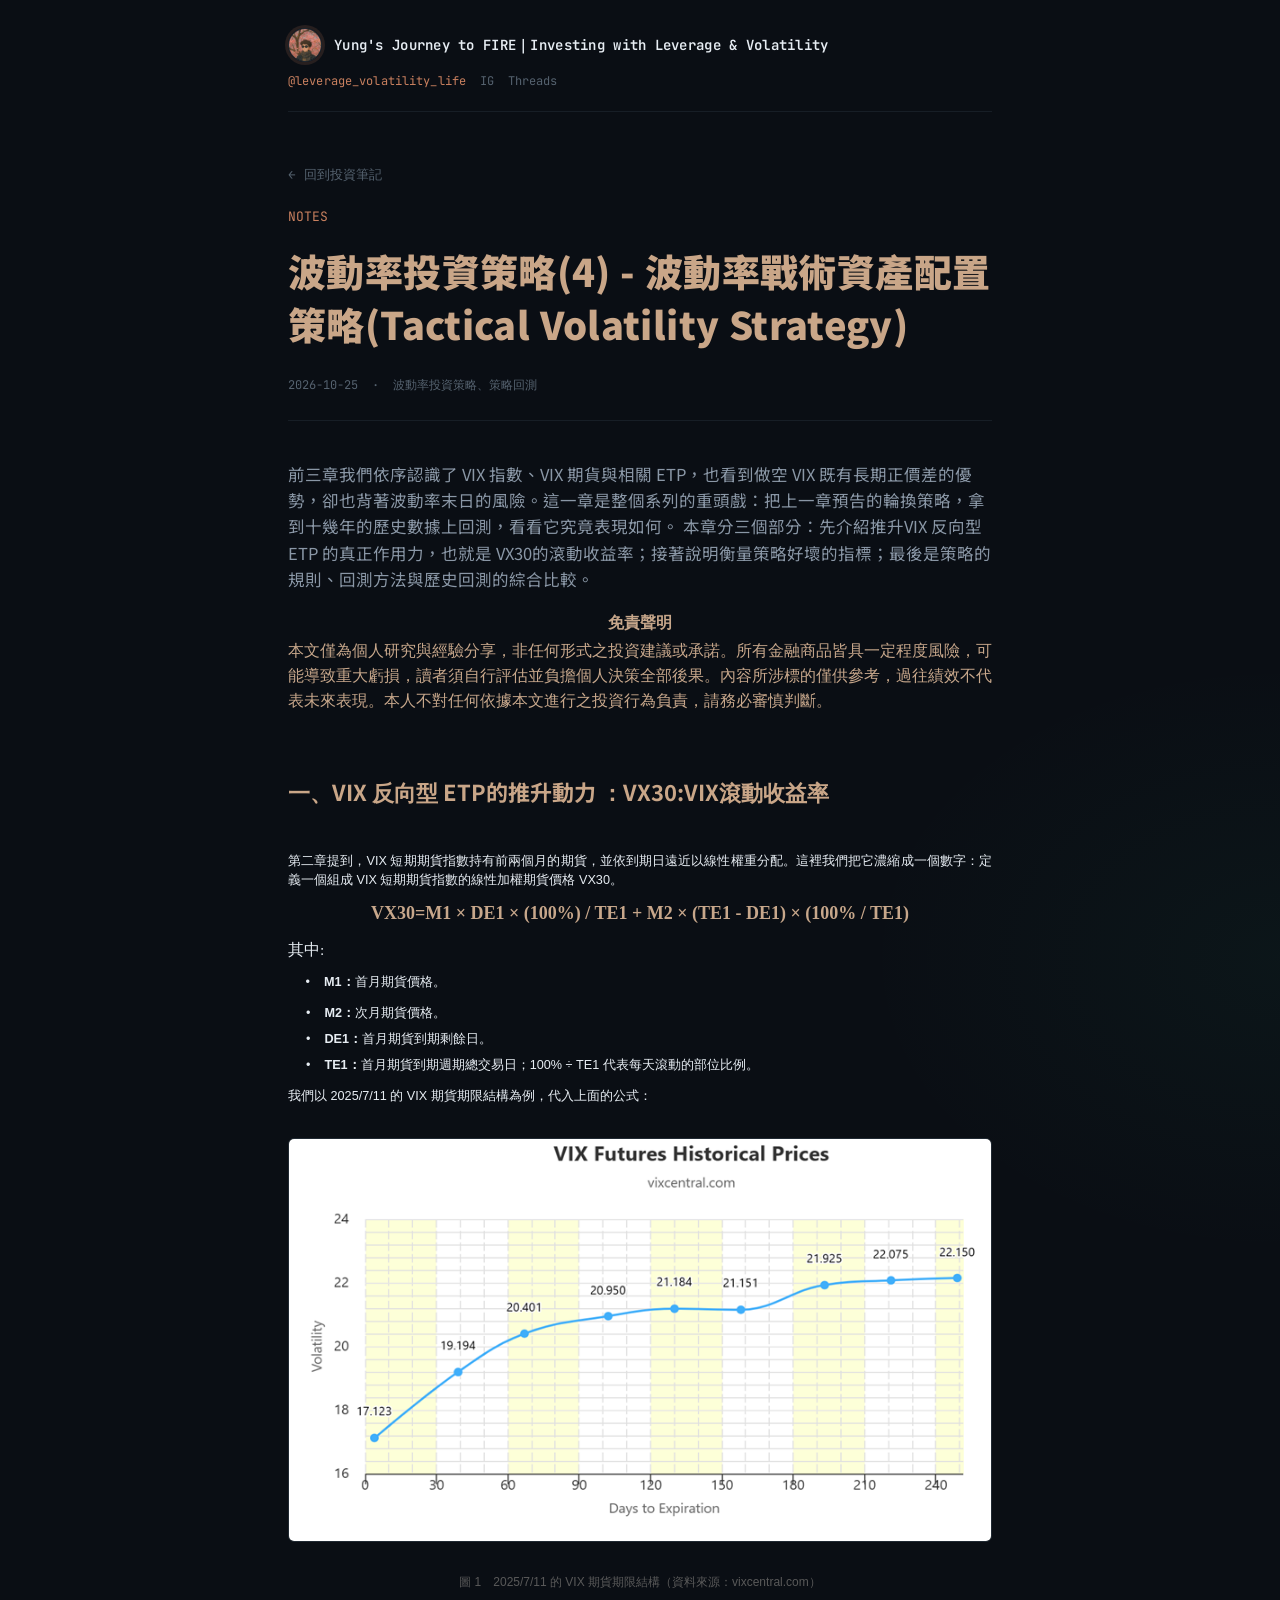
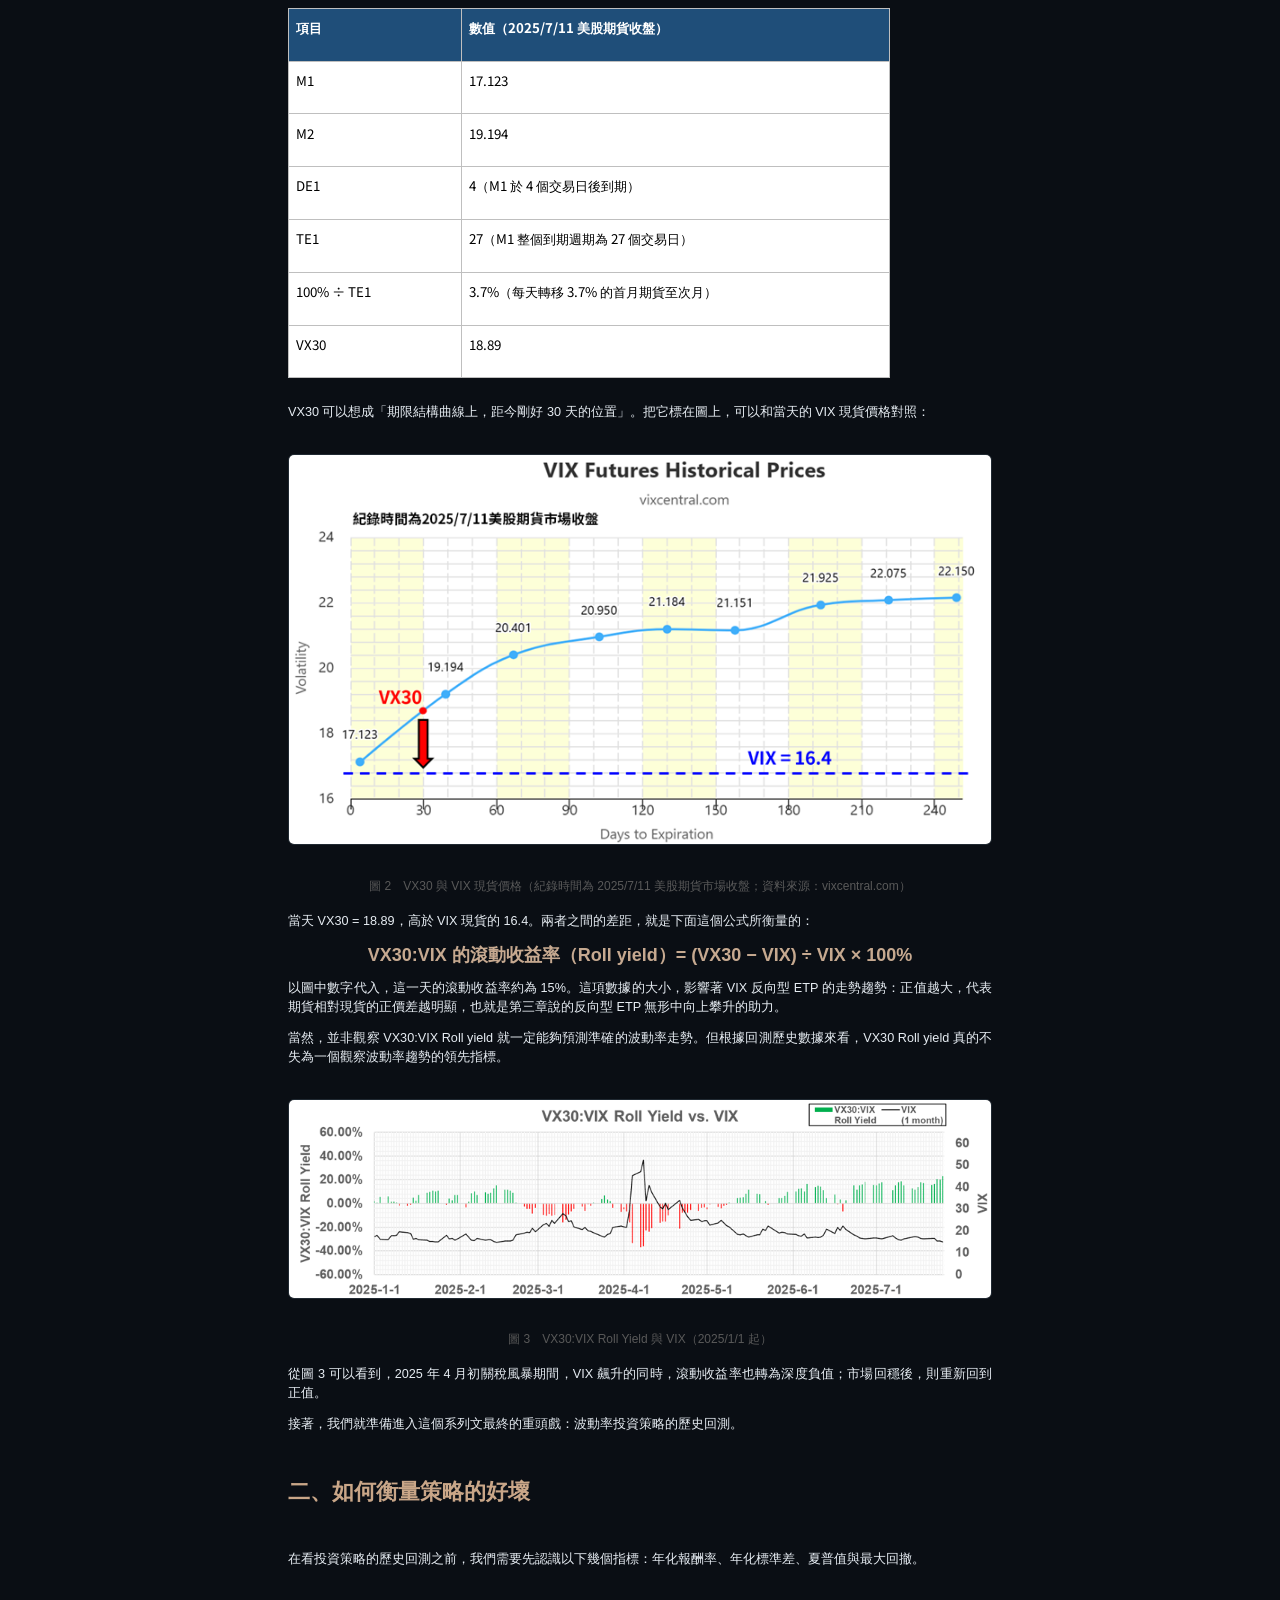
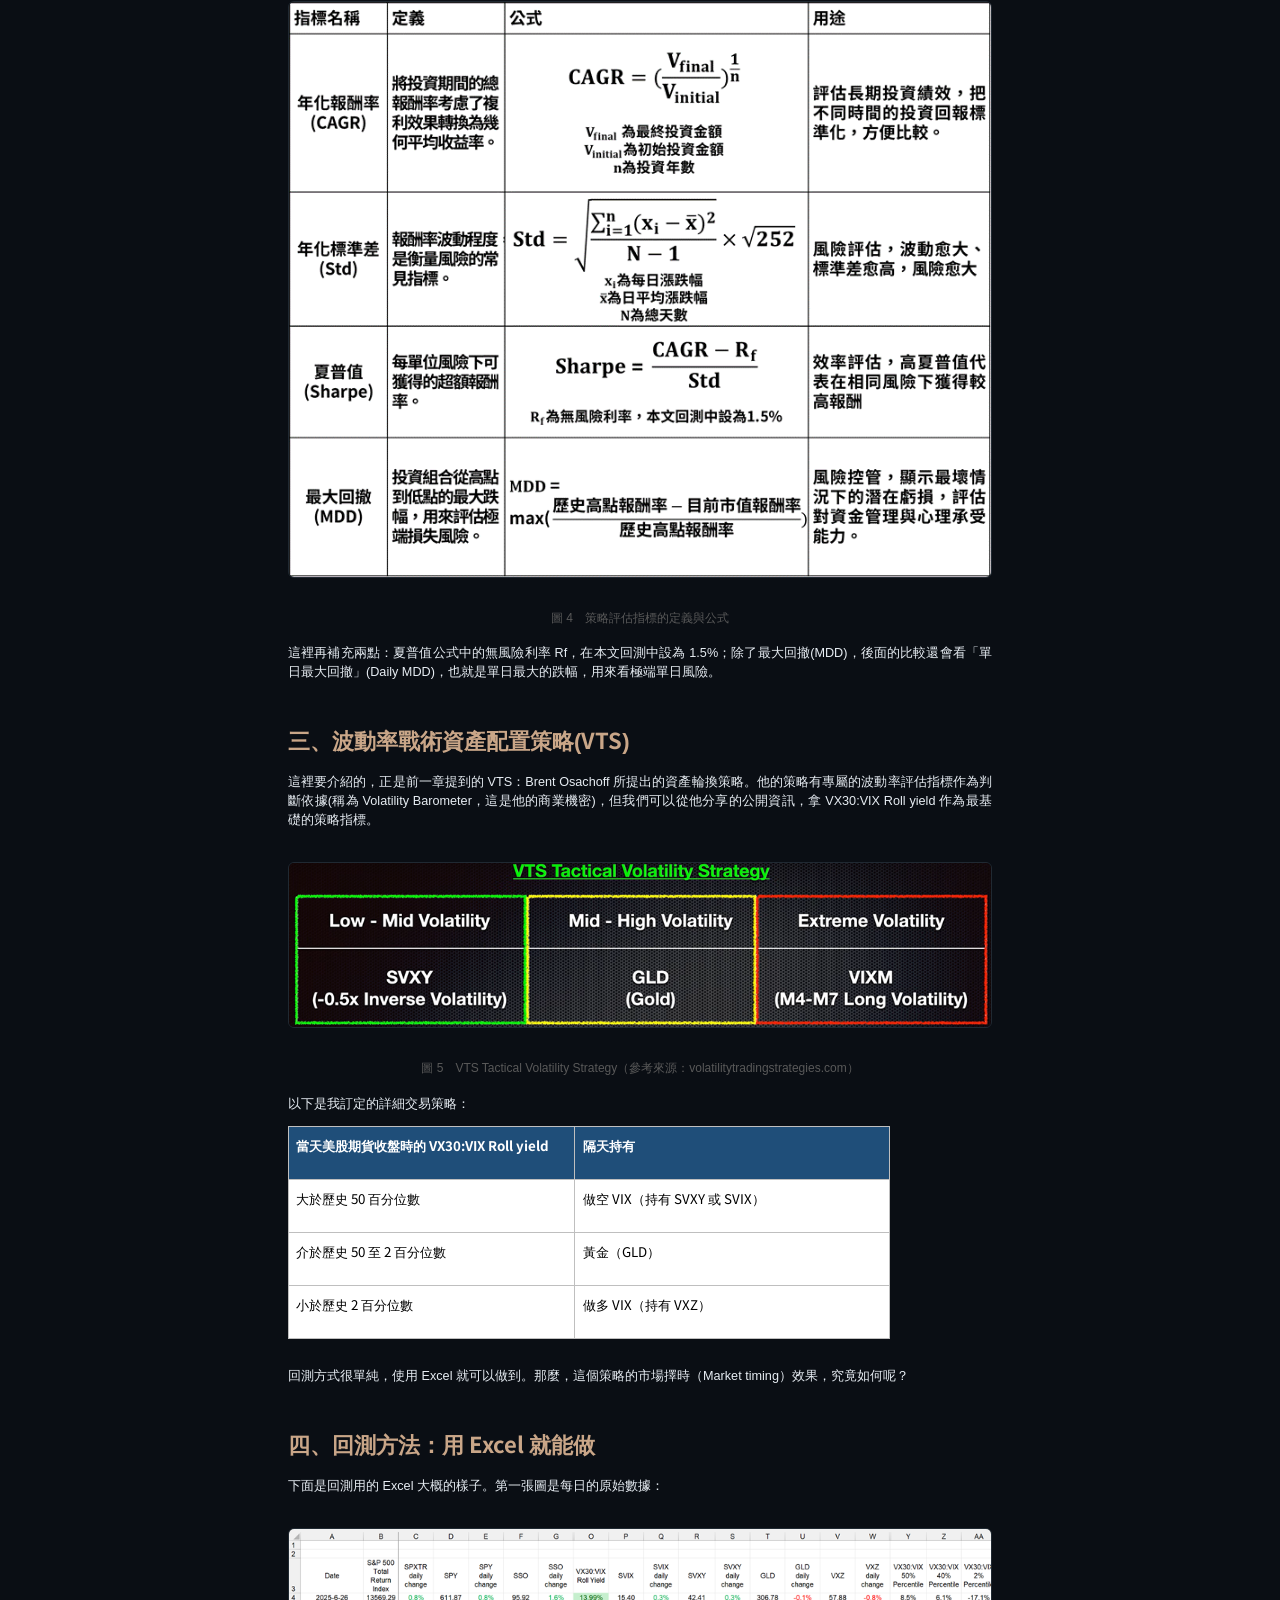
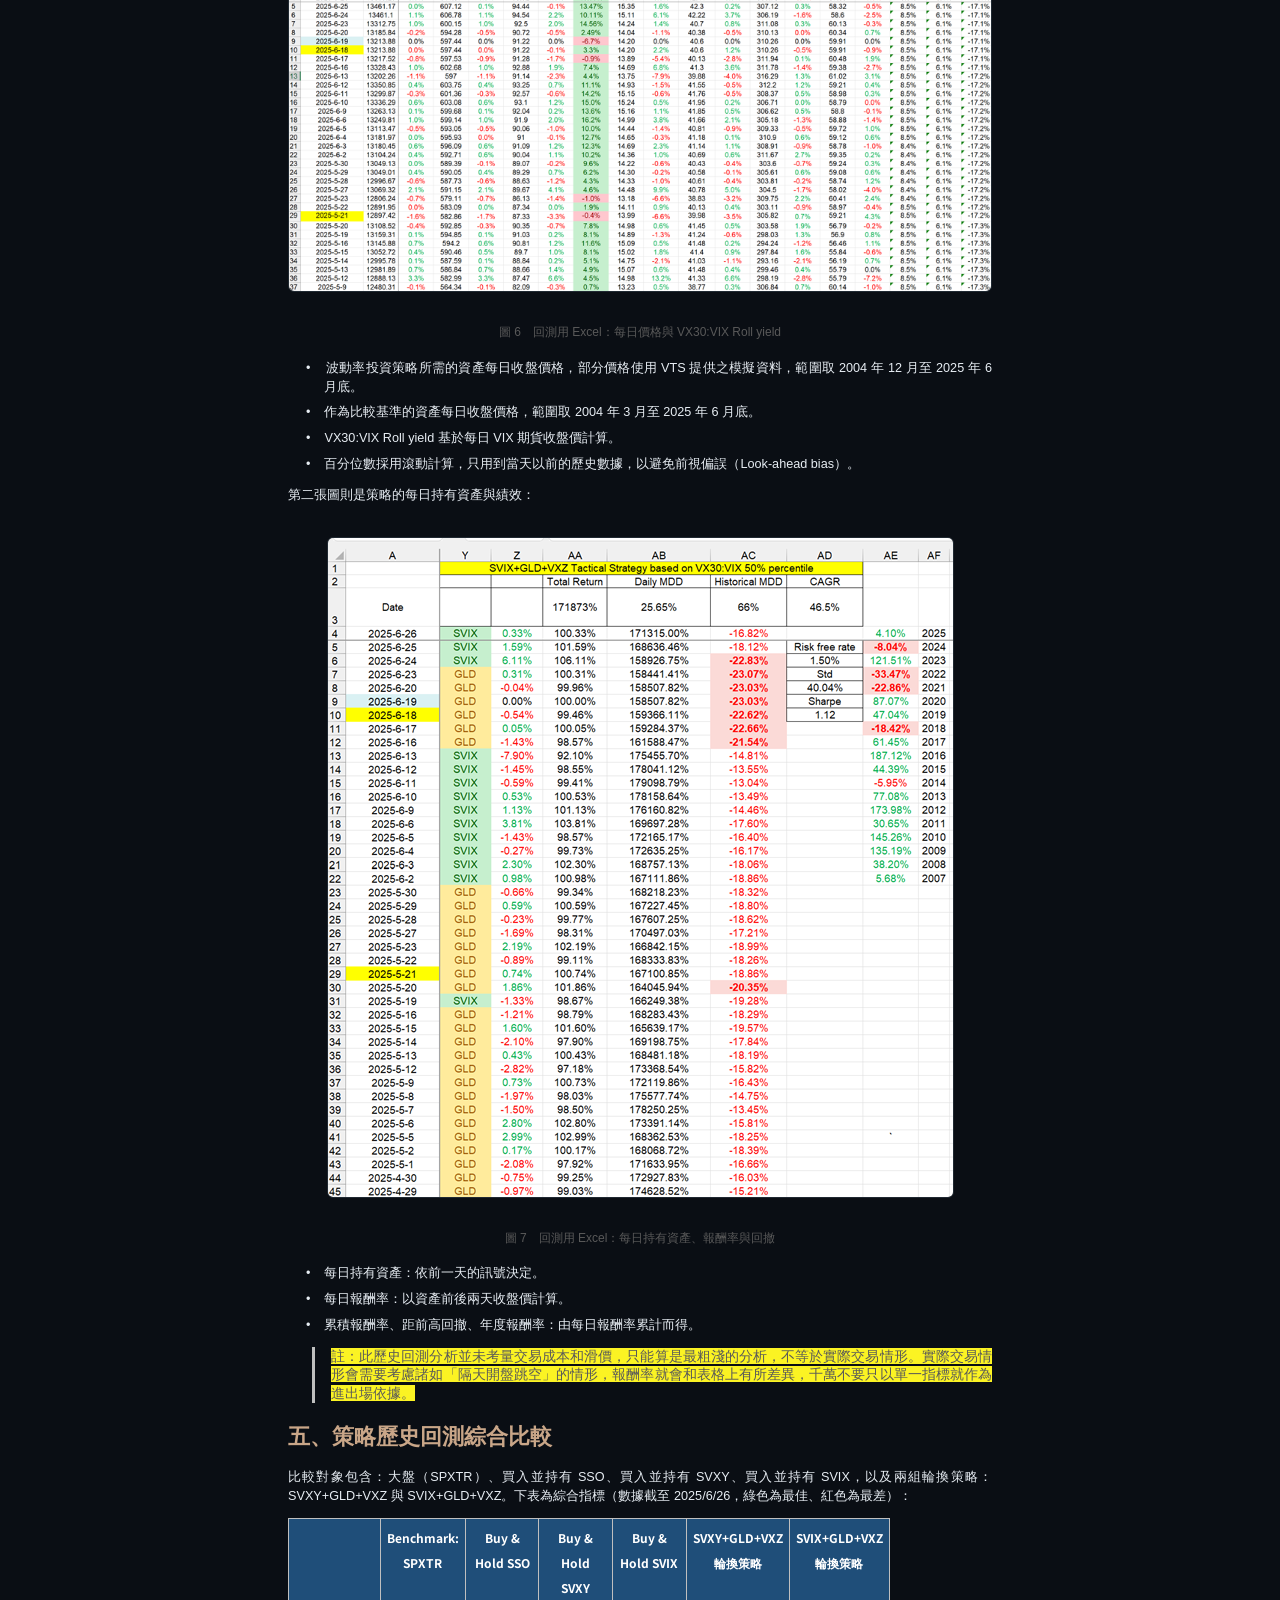
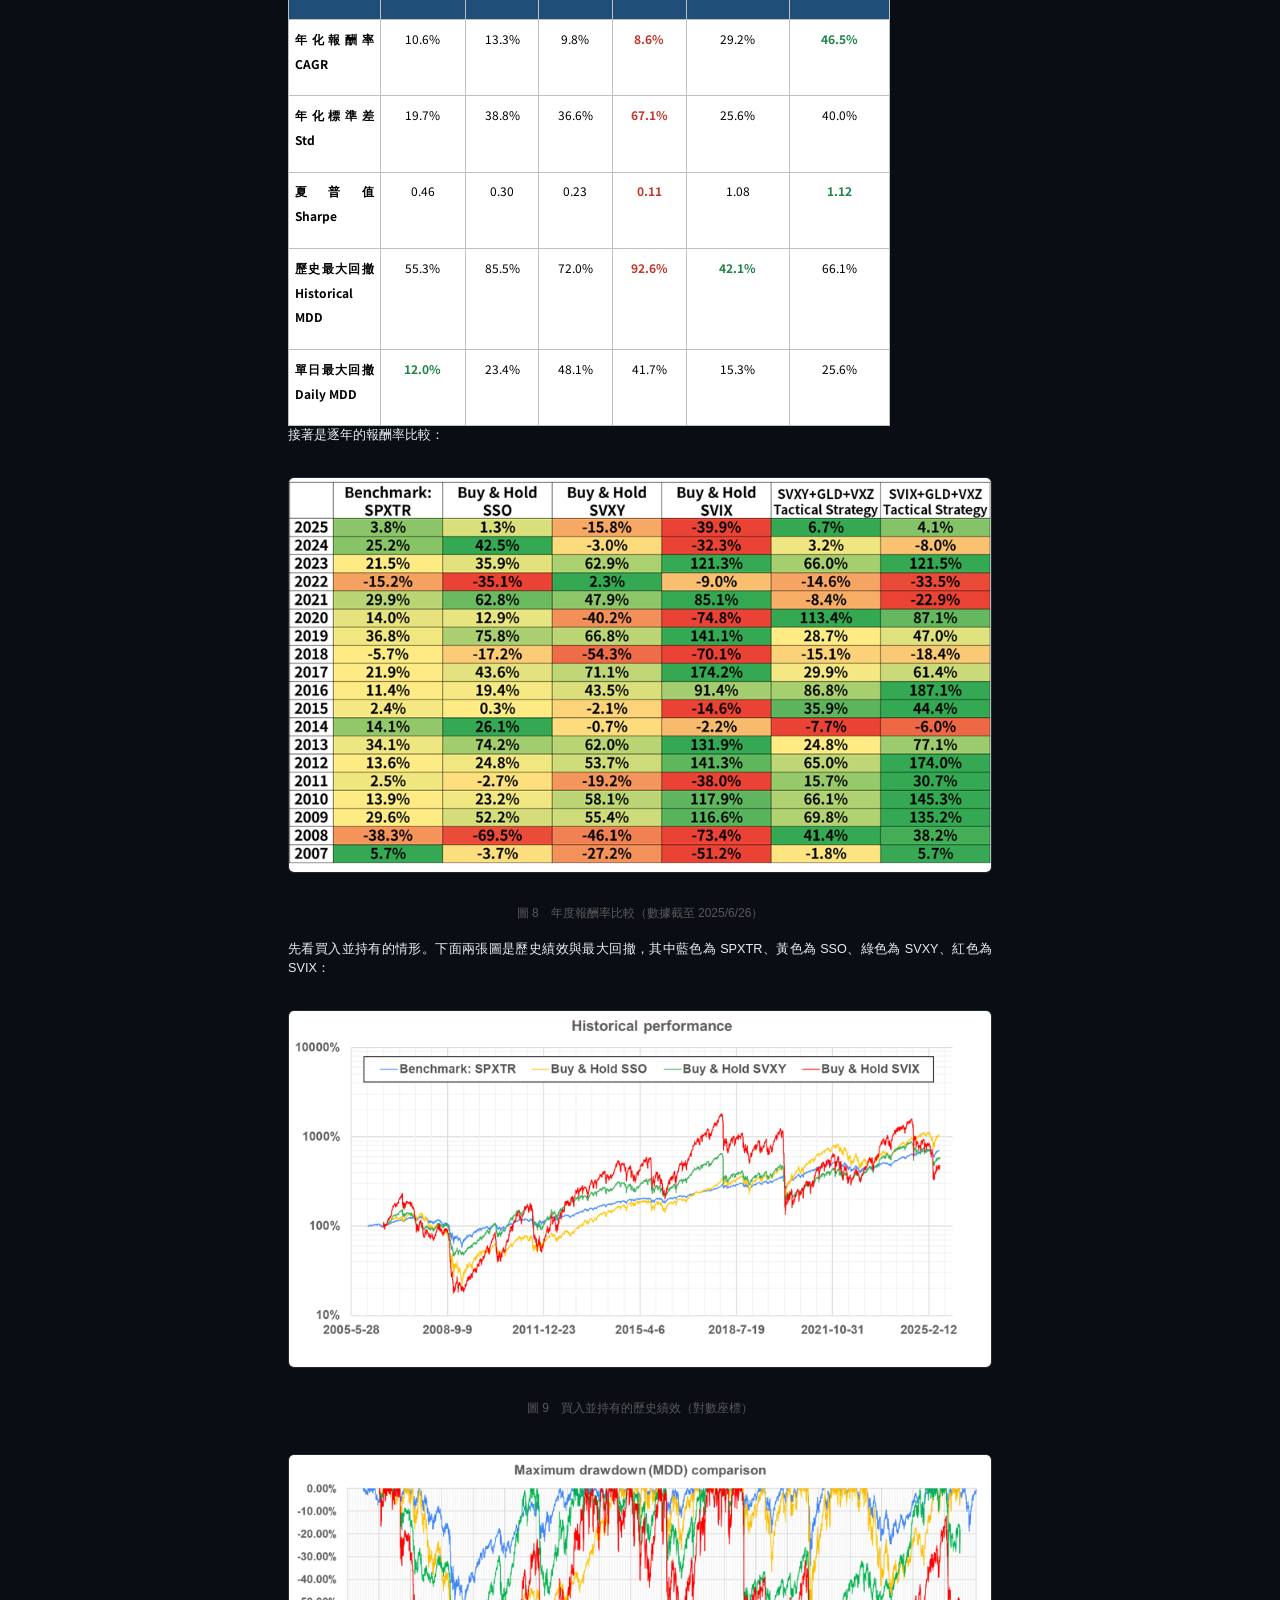
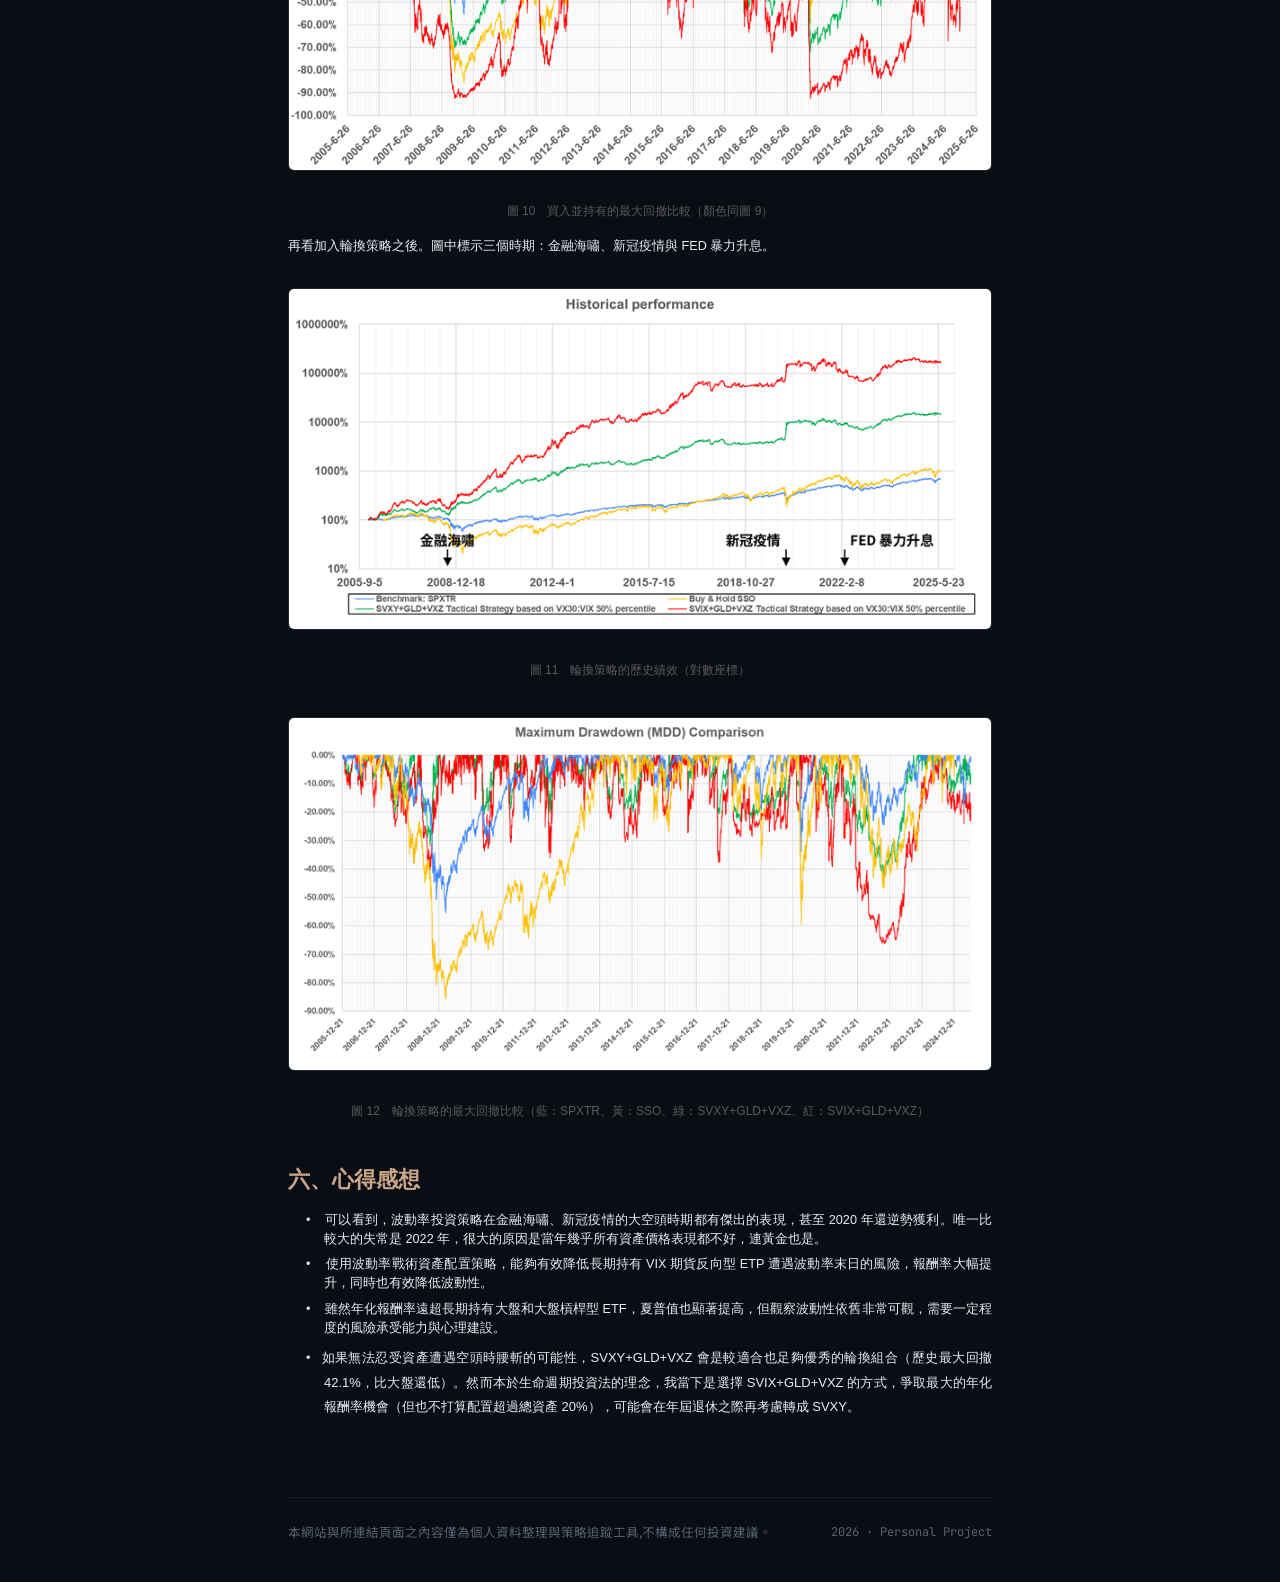
<file: 2026-10-25-4-tactical-volatility-strategy.html>
<!DOCTYPE html>
<html lang="zh-Hant">
<head>
<meta charset="UTF-8">
<meta name="viewport" content="width=device-width, initial-scale=1">
<meta property="og:type" content="article">
<meta property="og:site_name" content="Yung's Journey to FIRE">
<meta property="og:locale" content="zh_TW">
<meta property="og:title" content="波動率投資策略(4) - 波動率戰術資產配置策略(Tactical Volatility Strategy)｜投資筆記｜Yung&#x27;s Journey to FIRE">
<meta property="og:description" content="前三章我們依序認識了 VIX 指數、VIX 期貨與相關 ETP，也看到做空 VIX 既有長期正價差的優勢，卻也背著波動率末日的風險。這一章是整個系列的重頭戲：把上一章預告的輪換策略，拿到十幾年的歷史數據上回測，看看它究竟表現如何。 本章分三個部分：先介紹推升VIX 反向型 ETP 的真正作用力，也就是 VX30的滾動收益率；接著說明衡量策略好壞的指標；最後是策略的規則、回測方法與歷史回測的綜合比較。">
<meta property="og:url" content="https://leveragevolatilitylife.github.io/TWN-Investment-Notes/2026-10-25-4-tactical-volatility-strategy.html">
<meta property="og:image" content="https://leveragevolatilitylife.github.io/og-image.png">
<meta property="og:image:width" content="1200">
<meta property="og:image:height" content="630">
<meta name="twitter:card" content="summary_large_image">
<meta name="twitter:title" content="波動率投資策略(4) - 波動率戰術資產配置策略(Tactical Volatility Strategy)｜投資筆記｜Yung&#x27;s Journey to FIRE">
<meta name="twitter:description" content="前三章我們依序認識了 VIX 指數、VIX 期貨與相關 ETP，也看到做空 VIX 既有長期正價差的優勢，卻也背著波動率末日的風險。這一章是整個系列的重頭戲：把上一章預告的輪換策略，拿到十幾年的歷史數據上回測，看看它究竟表現如何。 本章分三個部分：先介紹推升VIX 反向型 ETP 的真正作用力，也就是 VX30的滾動收益率；接著說明衡量策略好壞的指標；最後是策略的規則、回測方法與歷史回測的綜合比較。">
<meta name="twitter:image" content="https://leveragevolatilitylife.github.io/og-image.png">
<link rel="canonical" href="https://leveragevolatilitylife.github.io/TWN-Investment-Notes/2026-10-25-4-tactical-volatility-strategy.html">
<title>波動率投資策略(4) - 波動率戰術資產配置策略(Tactical Volatility Strategy)｜投資筆記｜Yung's Journey to FIRE</title>
<meta name="description" content="前三章我們依序認識了 VIX 指數、VIX 期貨與相關 ETP，也看到做空 VIX 既有長期正價差的優勢，卻也背著波動率末日的風險。這一章是整個系列的重頭戲：把上一章預告的輪換策略，拿到十幾年的歷史數據上回測，看看它究竟表現如何。 本章分三個部分：先介紹推升VIX 反向型 ETP 的真正作用力，也就是 VX30的滾動收益率；接著說明衡量策略好壞的指標；最後是策略的規則、回測方法與歷史回測的綜合比較。">
<link rel="icon" href="avatar.jpg">
<meta name="theme-color" content="#0a0e14">
<link rel="preconnect" href="https://fonts.googleapis.com">
<link rel="preconnect" href="https://fonts.gstatic.com" crossorigin>
<link href="https://fonts.googleapis.com/css2?family=Space+Grotesk:wght@400;500;600;700&family=Noto+Sans+TC:wght@400;500;700;900&family=JetBrains+Mono:wght@400;500;600&display=swap" rel="stylesheet">
<link rel="stylesheet" href="assets/site.css">
</head>
<body>

<div class="wrap narrow">
  <header>
    <div class="header-row">
      <a class="brand" href="https://leveragevolatilitylife.github.io/" style="align-items:center;">
        <img class="avatar" src="avatar.jpg" alt="LeverageVolatilityLife">
        <b>Yung's Journey to FIRE｜Investing with Leverage &amp; Volatility</b>
      </a>
      <div class="header-right">
        <div class="social">
          <span class="handle">@leverage_volatility_life</span>
          <a href="https://www.instagram.com/leverage_volatility_life/" target="_blank" rel="noopener">IG</a>
          <a href="https://www.threads.net/@leverage_volatility_life" target="_blank" rel="noopener">Threads</a>
        </div>
      </div>
    </div>
  </header>

  <section class="page-intro" style="padding-top:48px;">
    <a class="breadcrumb" href="index.html">← 回到投資筆記</a>
    <div class="eyebrow-line">NOTES</div>
    <h1>波動率投資策略(4) - 波動率戰術資產配置策略(Tactical Volatility Strategy)</h1>
  </section>

  <div class="article-meta">
    <span>2026-10-25</span>
    <span>·</span>
    <span>波動率投資策略、策略回測</span>
  </div>

  <article class="prose">
    <p class="lead">前三章我們依序認識了 VIX 指數、VIX 期貨與相關 ETP，也看到做空 VIX 既有長期正價差的優勢，卻也背著波動率末日的風險。這一章是整個系列的重頭戲：把上一章預告的輪換策略，拿到十幾年的歷史數據上回測，看看它究竟表現如何。 本章分三個部分：先介紹推升VIX 反向型 ETP 的真正作用力，也就是 VX30的滾動收益率；接著說明衡量策略好壞的指標；最後是策略的規則、回測方法與歷史回測的綜合比較。</p>
    <p class="MsoNormal" style="text-align: center; margin-bottom: 3pt;"><font color="#c7a78b" style="font-size: 15.5px;"><span style="font-family: 微軟正黑體, sans-serif;"><b style="">免責聲明</b></span><span lang="EN-US" style=""><o:p></o:p></span></font></p>

<div style="font-family: 微軟正黑體, sans-serif; text-align: justify;"><span style="color: rgb(199, 167, 139);"><font style="font-size: 15.5px;">本文僅為個人研究與經驗分享，非任何形式之投資建議或承諾。所有金融商品皆具一定程度風險，可能導致重大虧損，讀者須自行評估並負擔個人決策全部後果。內容所涉標的僅供參考，過往績效不代表未來表現。本人不對任何依據本文進行之投資行為負責，請務必審慎判斷。</font></span></div><div style="font-family: 微軟正黑體, sans-serif; font-size: 9.5pt; text-align: justify;"><span style="color: rgb(199, 167, 139); font-size: 9.5pt;"><br></span></div><div style="text-align: justify;"><h2><font style="font-size: 22px;"><span style="font-family: 微軟正黑體, sans-serif;">一、</span><span lang="EN-US" style="">VIX </span><span style="font-family: 微軟正黑體, sans-serif;">反向型</span><span lang="EN-US" style=""> ETP的推升動力&nbsp;</span><span style="font-family: 微軟正黑體, sans-serif;">：</span><span lang="EN-US" style="">VX30:VIX</span><span style="font-family: 微軟正黑體, sans-serif;">滾動收益率</span></font><span lang="EN-US"><o:p></o:p></span></h2><div><span style="font-family:&quot;微軟正黑體&quot;,sans-serif;mso-ascii-font-family:
Calibri;mso-hansi-font-family:Calibri"><br></span></div>

<p class="MsoNormal" style="font-family: 微軟正黑體, sans-serif; font-size: 9.5pt; margin-bottom: 9pt; line-height: 150%;">第二章提到，<span lang="EN-US">VIX
</span>短期期貨指數持有前兩個月的期貨，並依到期日遠近以線性權重分配。這裡我們把它濃縮成一個數字：定義一個組成<span lang="EN-US"> VIX </span>短期期貨指數的線性加權期貨價格<span lang="EN-US"> VX30</span>。</p><!--[if gte msEquation 12]><m:oMathPara><m:oMathParaPr><m:jc
   m:val="centerGroup"></m:jc></m:oMathParaPr><m:oMath><m:r><span
   style='font-size:20.0pt;font-family:"Cambria Math";mso-ascii-font-family:
   "Cambria Math";mso-fareast-font-family:"Noto Sans T Chinese Bold";
   mso-bidi-font-family:"Noto Sans T Chinese Bold";color:black;mso-color-index:
   1;mso-font-kerning:12.0pt;language:en-US;font-weight:bold;font-style:normal;
   mso-style-textfill-type:solid;mso-style-textfill-fill-themecolor:text1;
   mso-style-textfill-fill-color:black;mso-style-textfill-fill-alpha:100.0%'>&#119829;&#119831;&#120785;&#120782;</span></m:r><m:r><span
   style='font-size:20.0pt;font-family:"Cambria Math";mso-ascii-font-family:
   "Cambria Math";mso-fareast-font-family:"Noto Sans T Chinese Bold";
   mso-bidi-font-family:"Noto Sans T Chinese Bold";color:black;mso-color-index:
   1;mso-font-kerning:12.0pt;language:en-US;font-weight:bold;font-style:normal;
   mso-style-textfill-type:solid;mso-style-textfill-fill-themecolor:text1;
   mso-style-textfill-fill-color:black;mso-style-textfill-fill-alpha:100.0%'>=</span></m:r><m:r><span
   style='font-size:20.0pt;font-family:"Cambria Math";mso-ascii-font-family:
   "Cambria Math";mso-fareast-font-family:"Noto Sans T Chinese Bold";
   mso-bidi-font-family:"Noto Sans T Chinese Bold";color:black;mso-color-index:
   1;mso-font-kerning:12.0pt;language:en-US;font-weight:bold;font-style:normal;
   mso-style-textfill-type:solid;mso-style-textfill-fill-themecolor:text1;
   mso-style-textfill-fill-color:black;mso-style-textfill-fill-alpha:100.0%'>&#119820;</span></m:r><m:r><span
   style='font-size:20.0pt;font-family:"Cambria Math";mso-ascii-font-family:
   "Cambria Math";mso-fareast-font-family:"Noto Sans T Chinese Bold";
   mso-bidi-font-family:"Noto Sans T Chinese Bold";color:black;mso-color-index:
   1;mso-font-kerning:12.0pt;language:en-US;font-weight:bold;font-style:normal;
   mso-style-textfill-type:solid;mso-style-textfill-fill-themecolor:text1;
   mso-style-textfill-fill-color:black;mso-style-textfill-fill-alpha:100.0%'>&#120783;</span></m:r><m:r><span
   style='font-size:20.0pt;font-family:"Noto Sans T Chinese Bold";mso-ascii-font-family:
   "Cambria Math";mso-fareast-font-family:"Noto Sans T Chinese Bold";
   mso-bidi-font-family:"Noto Sans T Chinese Bold";color:black;mso-color-index:
   1;mso-font-kerning:12.0pt;language:en-US;font-weight:bold;font-style:normal;
   mso-style-textfill-type:solid;mso-style-textfill-fill-themecolor:text1;
   mso-style-textfill-fill-color:black;mso-style-textfill-fill-alpha:100.0%'>×</span></m:r><m:r><span
   style='font-size:20.0pt;font-family:"Cambria Math";mso-ascii-font-family:
   "Cambria Math";mso-fareast-font-family:"Noto Sans T Chinese Bold";
   mso-bidi-font-family:"Noto Sans T Chinese Bold";color:black;mso-color-index:
   1;mso-font-kerning:12.0pt;language:en-US;font-weight:bold;font-style:normal;
   mso-style-textfill-type:solid;mso-style-textfill-fill-themecolor:text1;
   mso-style-textfill-fill-color:black;mso-style-textfill-fill-alpha:100.0%'>&#119811;&#119812;&#120783;</span></m:r><m:r><span
   style='font-size:20.0pt;font-family:"Noto Sans T Chinese Bold";mso-ascii-font-family:
   "Cambria Math";mso-fareast-font-family:"Noto Sans T Chinese Bold";
   mso-bidi-font-family:"Noto Sans T Chinese Bold";color:black;mso-color-index:
   1;mso-font-kerning:12.0pt;language:en-US;font-weight:bold;font-style:normal;
   mso-style-textfill-type:solid;mso-style-textfill-fill-themecolor:text1;
   mso-style-textfill-fill-color:black;mso-style-textfill-fill-alpha:100.0%'>×</span></m:r><m:f><m:fPr><span
    style='font-size:20.0pt;font-family:"Cambria Math";mso-ascii-font-family:
    "Cambria Math";mso-fareast-font-family:"Noto Sans T Chinese Bold";
    mso-bidi-font-family:"Noto Sans T Chinese Bold";color:black;mso-color-index:
    1;mso-font-kerning:12.0pt;language:en-US;font-weight:bold;font-style:italic;
    mso-style-textfill-type:solid;mso-style-textfill-fill-themecolor:text1;
    mso-style-textfill-fill-color:black;mso-style-textfill-fill-alpha:100.0%'><m:ctrlPr></m:ctrlPr></span></m:fPr><m:num><m:r><span
     style='font-size:20.0pt;font-family:"Cambria Math";mso-ascii-font-family:
     "Cambria Math";mso-fareast-font-family:"Noto Sans T Chinese Bold";
     mso-bidi-font-family:"Noto Sans T Chinese Bold";color:black;mso-color-index:
     1;mso-font-kerning:12.0pt;language:en-US;font-weight:bold;font-style:normal;
     mso-style-textfill-type:solid;mso-style-textfill-fill-themecolor:text1;
     mso-style-textfill-fill-color:black;mso-style-textfill-fill-alpha:100.0%'>&#120783;&#120782;&#120782;</span></m:r><m:r><span
     style='font-size:20.0pt;font-family:"Cambria Math";mso-ascii-font-family:
     "Cambria Math";mso-fareast-font-family:"Noto Sans T Chinese Bold";
     mso-bidi-font-family:"Noto Sans T Chinese Bold";color:black;mso-color-index:
     1;mso-font-kerning:12.0pt;language:en-US;font-weight:bold;font-style:normal;
     mso-style-textfill-type:solid;mso-style-textfill-fill-themecolor:text1;
     mso-style-textfill-fill-color:black;mso-style-textfill-fill-alpha:100.0%'>%</span></m:r></m:num><m:den><m:r><span
     style='font-size:20.0pt;font-family:"Cambria Math";mso-ascii-font-family:
     "Cambria Math";mso-fareast-font-family:"Noto Sans T Chinese Bold";
     mso-bidi-font-family:"Noto Sans T Chinese Bold";color:black;mso-color-index:
     1;mso-font-kerning:12.0pt;language:en-US;font-weight:bold;font-style:normal;
     mso-style-textfill-type:solid;mso-style-textfill-fill-themecolor:text1;
     mso-style-textfill-fill-color:black;mso-style-textfill-fill-alpha:100.0%'>&#119827;&#119812;&#120783;</span></m:r></m:den></m:f><m:r><span
   style='font-size:20.0pt;font-family:"Cambria Math";mso-ascii-font-family:
   "Cambria Math";mso-fareast-font-family:"Noto Sans T Chinese Bold";
   mso-bidi-font-family:"Noto Sans T Chinese Bold";color:black;mso-color-index:
   1;mso-font-kerning:12.0pt;language:en-US;font-weight:bold;font-style:normal;
   mso-style-textfill-type:solid;mso-style-textfill-fill-themecolor:text1;
   mso-style-textfill-fill-color:black;mso-style-textfill-fill-alpha:100.0%'>+</span></m:r><m:r><span
   style='font-size:20.0pt;font-family:"Cambria Math";mso-ascii-font-family:
   "Cambria Math";mso-fareast-font-family:"Noto Sans T Chinese Bold";
   mso-bidi-font-family:"Noto Sans T Chinese Bold";color:black;mso-color-index:
   1;mso-font-kerning:12.0pt;language:en-US;font-weight:bold;font-style:normal;
   mso-style-textfill-type:solid;mso-style-textfill-fill-themecolor:text1;
   mso-style-textfill-fill-color:black;mso-style-textfill-fill-alpha:100.0%'>&#119820;</span></m:r><m:r><span
   style='font-size:20.0pt;font-family:"Cambria Math";mso-ascii-font-family:
   "Cambria Math";mso-fareast-font-family:"Noto Sans T Chinese Bold";
   mso-bidi-font-family:"Noto Sans T Chinese Bold";color:black;mso-color-index:
   1;mso-font-kerning:12.0pt;language:en-US;font-weight:bold;font-style:normal;
   mso-style-textfill-type:solid;mso-style-textfill-fill-themecolor:text1;
   mso-style-textfill-fill-color:black;mso-style-textfill-fill-alpha:100.0%'>&#120784;</span></m:r><m:r><span
   style='font-size:20.0pt;font-family:"Noto Sans T Chinese Bold";mso-ascii-font-family:
   "Cambria Math";mso-fareast-font-family:"Noto Sans T Chinese Bold";
   mso-bidi-font-family:"Noto Sans T Chinese Bold";color:black;mso-color-index:
   1;mso-font-kerning:12.0pt;language:en-US;font-weight:bold;font-style:normal;
   mso-style-textfill-type:solid;mso-style-textfill-fill-themecolor:text1;
   mso-style-textfill-fill-color:black;mso-style-textfill-fill-alpha:100.0%'>×</span></m:r><m:d><m:dPr><span
    style='font-size:20.0pt;font-family:"Cambria Math";mso-ascii-font-family:
    "Cambria Math";mso-fareast-font-family:"Noto Sans T Chinese Bold";
    mso-bidi-font-family:"Noto Sans T Chinese Bold";color:black;mso-color-index:
    1;mso-font-kerning:12.0pt;language:en-US;font-weight:bold;font-style:italic;
    mso-style-textfill-type:solid;mso-style-textfill-fill-themecolor:text1;
    mso-style-textfill-fill-color:black;mso-style-textfill-fill-alpha:100.0%'><m:ctrlPr></m:ctrlPr></span></m:dPr><m:e><m:r><span
     style='font-size:20.0pt;font-family:"Cambria Math";mso-ascii-font-family:
     "Cambria Math";mso-fareast-font-family:"Noto Sans T Chinese Bold";
     mso-bidi-font-family:"Noto Sans T Chinese Bold";color:black;mso-color-index:
     1;mso-font-kerning:12.0pt;language:en-US;font-weight:bold;font-style:normal;
     mso-style-textfill-type:solid;mso-style-textfill-fill-themecolor:text1;
     mso-style-textfill-fill-color:black;mso-style-textfill-fill-alpha:100.0%'>&#119827;&#119812;&#120783;</span></m:r><m:r><span
     style='font-size:20.0pt;font-family:"Cambria Math";mso-ascii-font-family:
     "Cambria Math";mso-fareast-font-family:"Noto Sans T Chinese Bold";
     mso-bidi-font-family:"Noto Sans T Chinese Bold";color:black;mso-color-index:
     1;mso-font-kerning:12.0pt;language:en-US;font-weight:bold;font-style:normal;
     mso-style-textfill-type:solid;mso-style-textfill-fill-themecolor:text1;
     mso-style-textfill-fill-color:black;mso-style-textfill-fill-alpha:100.0%'>−</span></m:r><m:r><span
     style='font-size:20.0pt;font-family:"Cambria Math";mso-ascii-font-family:
     "Cambria Math";mso-fareast-font-family:"Noto Sans T Chinese Bold";
     mso-bidi-font-family:"Noto Sans T Chinese Bold";color:black;mso-color-index:
     1;mso-font-kerning:12.0pt;language:en-US;font-weight:bold;font-style:normal;
     mso-style-textfill-type:solid;mso-style-textfill-fill-themecolor:text1;
     mso-style-textfill-fill-color:black;mso-style-textfill-fill-alpha:100.0%'>&#119811;&#119812;&#120783;</span></m:r></m:e></m:d><m:r><span
   style='font-size:20.0pt;font-family:"Noto Sans T Chinese Bold";mso-ascii-font-family:
   "Cambria Math";mso-fareast-font-family:"Noto Sans T Chinese Bold";
   mso-bidi-font-family:"Noto Sans T Chinese Bold";color:black;mso-color-index:
   1;mso-font-kerning:12.0pt;language:en-US;font-weight:bold;font-style:normal;
   mso-style-textfill-type:solid;mso-style-textfill-fill-themecolor:text1;
   mso-style-textfill-fill-color:black;mso-style-textfill-fill-alpha:100.0%'>×</span></m:r><m:f><m:fPr><span
    style='font-size:20.0pt;font-family:"Cambria Math";mso-ascii-font-family:
    "Cambria Math";mso-fareast-font-family:"Noto Sans T Chinese Bold";
    mso-bidi-font-family:"Noto Sans T Chinese Bold";color:black;mso-color-index:
    1;mso-font-kerning:12.0pt;language:en-US;font-weight:bold;font-style:italic;
    mso-style-textfill-type:solid;mso-style-textfill-fill-themecolor:text1;
    mso-style-textfill-fill-color:black;mso-style-textfill-fill-alpha:100.0%'><m:ctrlPr></m:ctrlPr></span></m:fPr><m:num><m:r><span
     style='font-size:20.0pt;font-family:"Cambria Math";mso-ascii-font-family:
     "Cambria Math";mso-fareast-font-family:"Noto Sans T Chinese Bold";
     mso-bidi-font-family:"Noto Sans T Chinese Bold";color:black;mso-color-index:
     1;mso-font-kerning:12.0pt;language:en-US;font-weight:bold;font-style:normal;
     mso-style-textfill-type:solid;mso-style-textfill-fill-themecolor:text1;
     mso-style-textfill-fill-color:black;mso-style-textfill-fill-alpha:100.0%'>&#120783;&#120782;&#120782;</span></m:r><m:r><span
     style='font-size:20.0pt;font-family:"Cambria Math";mso-ascii-font-family:
     "Cambria Math";mso-fareast-font-family:"Noto Sans T Chinese Bold";
     mso-bidi-font-family:"Noto Sans T Chinese Bold";color:black;mso-color-index:
     1;mso-font-kerning:12.0pt;language:en-US;font-weight:bold;font-style:normal;
     mso-style-textfill-type:solid;mso-style-textfill-fill-themecolor:text1;
     mso-style-textfill-fill-color:black;mso-style-textfill-fill-alpha:100.0%'>%</span></m:r></m:num><m:den><m:r><span
     style='font-size:20.0pt;font-family:"Cambria Math";mso-ascii-font-family:
     "Cambria Math";mso-fareast-font-family:"Noto Sans T Chinese Bold";
     mso-bidi-font-family:"Noto Sans T Chinese Bold";color:black;mso-color-index:
     1;mso-font-kerning:12.0pt;language:en-US;font-weight:bold;font-style:normal;
     mso-style-textfill-type:solid;mso-style-textfill-fill-themecolor:text1;
     mso-style-textfill-fill-color:black;mso-style-textfill-fill-alpha:100.0%'>&#119827;&#119812;&#120783;</span></m:r></m:den></m:f></m:oMath></m:oMathPara><![endif]--><!--[if !msEquation]--><!--[endif]--><p class="MsoNormal" style="text-align: center; font-family: 微軟正黑體, sans-serif; margin-bottom: 9pt; line-height: 150%;"><font style="font-size: 18px;" color="#c7a78b"><span style="font-family: &quot;Cambria Math&quot;; font-weight: bold;">VX30=</span><span style="font-family: &quot;Cambria Math&quot;; font-weight: bold;">M</span><span style="font-family: &quot;Cambria Math&quot;; font-weight: bold;">1 × DE1 ×&nbsp;</span><span style="font-family: &quot;Cambria Math&quot;; font-weight: bold;">(</span><span style="font-family: &quot;Cambria Math&quot;; font-weight: bold;">100%) / TE1 +&nbsp;</span><span style="font-family: &quot;Cambria Math&quot;; font-weight: bold;">M</span><span style="font-family: &quot;Cambria Math&quot;; font-weight: bold;">2 ×&nbsp;</span><span style="font-family: &quot;Cambria Math&quot;; font-weight: bold;">(</span><span style="font-family: &quot;Cambria Math&quot;; font-weight: bold;">TE1 - DE1) ×&nbsp;</span><span style="font-family: &quot;Cambria Math&quot;; font-weight: bold;">(</span><span style="font-family: &quot;Cambria Math&quot;; font-weight: bold;">100% / TE1)</span></font></p><p class="MsoNormal" style="margin-bottom: 9pt; line-height: 150%;"><font face="Cambria Math">其中:&nbsp;</font></p><p class="MsoNormal" style="font-family: 微軟正黑體, sans-serif; font-size: 9.5pt; margin-bottom: 9pt; line-height: 150%;"><span lang="EN-US" style="font-size: 9.5pt; text-indent: -13.5pt;">&nbsp; &nbsp; &nbsp;•<span style="font-variant: normal; font-size-adjust: none; font-language-override: normal; font-kerning: auto; font-optical-sizing: auto; font-feature-settings: normal; font-variation-settings: normal; font-stretch: normal; font-size: 7pt; line-height: normal; font-family: &quot;Times New Roman&quot;;">&nbsp; &nbsp; &nbsp;&nbsp;</span></span><b style="font-size: 9.5pt; text-indent: -13.5pt;"><span lang="EN-US">M1</span></b><b style="font-size: 9.5pt; text-indent: -13.5pt;">：</b><span style="font-size: 9.5pt; text-indent: -13.5pt;">首月期貨價格。</span></p>

<p class="MsoListParagraph" style="font-family: 微軟正黑體, sans-serif; font-size: 9.5pt; margin: 0cm 0cm 5pt 27pt; text-indent: -13.5pt; line-height: 150%;"><!--[if !supportLists]--><span lang="EN-US">•<span style="font-style: normal; font-variant: normal; font-size-adjust: none; font-language-override: normal; font-kerning: auto; font-optical-sizing: auto; font-feature-settings: normal; font-variation-settings: normal; font-stretch: normal; font-size: 7pt; line-height: normal; font-family: &quot;Times New Roman&quot;;">&nbsp;&nbsp;&nbsp;&nbsp;&nbsp;
</span></span><!--[endif]--><b><span lang="EN-US">M2</span></b><b>：</b>次月期貨價格。<span lang="EN-US"><o:p></o:p></span></p>

<p class="MsoListParagraph" style="font-family: 微軟正黑體, sans-serif; font-size: 9.5pt; margin: 0cm 0cm 5pt 27pt; text-indent: -13.5pt; line-height: 150%;"><!--[if !supportLists]--><span lang="EN-US">•<span style="font-style: normal; font-variant: normal; font-size-adjust: none; font-language-override: normal; font-kerning: auto; font-optical-sizing: auto; font-feature-settings: normal; font-variation-settings: normal; font-stretch: normal; font-size: 7pt; line-height: normal; font-family: &quot;Times New Roman&quot;;">&nbsp;&nbsp;&nbsp;&nbsp;&nbsp;
</span></span><!--[endif]--><b><span lang="EN-US">DE1</span></b><b>：</b>首月期貨到期剩餘日。<span lang="EN-US"><o:p></o:p></span></p>

<p class="MsoListParagraph" style="font-family: 微軟正黑體, sans-serif; font-size: 9.5pt; margin: 0cm 0cm 9pt 27pt; text-indent: -13.5pt; line-height: 150%;"><!--[if !supportLists]--><span lang="EN-US">•<span style="font-style: normal; font-variant: normal; font-size-adjust: none; font-language-override: normal; font-kerning: auto; font-optical-sizing: auto; font-feature-settings: normal; font-variation-settings: normal; font-stretch: normal; font-size: 7pt; line-height: normal; font-family: &quot;Times New Roman&quot;;">&nbsp;&nbsp;&nbsp;&nbsp;&nbsp;
</span></span><!--[endif]--><b><span lang="EN-US">TE1</span></b><b>：</b>首月期貨到期週期總交易日；<span lang="EN-US">100% ÷ TE1 </span>代表每天滾動的部位比例。<span lang="EN-US"><o:p></o:p></span></p>

<p class="MsoNormal" style="font-family: 微軟正黑體, sans-serif; font-size: 9.5pt; margin-bottom: 9pt; line-height: 150%;">我們以<span lang="EN-US">
2025/7/11 </span>的<span lang="EN-US"> VIX </span>期貨期限結構為例，代入上面的公式：<span lang="EN-US"><o:p></o:p></span></p>

<p class="MsoNormal" align="center" style="font-family: 微軟正黑體, sans-serif; font-size: 9.5pt; margin: 6pt 0cm 3pt; text-align: center; break-after: avoid;"><img src="assets/images/2026-10-25-4-tactical-volatility-strategy/img-1.png" alt=""></p>

<p class="MsoNormal" align="center" style="font-family: 微軟正黑體, sans-serif; font-size: 9.5pt; margin-bottom: 12pt; text-align: center;"><span style="font-size: 9pt; color: rgb(89, 89, 89);">圖</span><span lang="EN-US" style="font-size:9.0pt;mso-fareast-font-family:微軟正黑體;color:#595959"> 1</span><span style="font-size: 9pt; color: rgb(89, 89, 89);">　</span><span lang="EN-US" style="font-size:9.0pt;mso-fareast-font-family:微軟正黑體;color:#595959">2025/7/11 </span><span style="font-size: 9pt; color: rgb(89, 89, 89);">的</span><span lang="EN-US" style="font-size:9.0pt;mso-fareast-font-family:微軟正黑體;color:#595959"> VIX </span><span style="font-size: 9pt; color: rgb(89, 89, 89);">期貨期限結構（資料來源：</span><span lang="EN-US" style="font-size:9.0pt;mso-fareast-font-family:微軟正黑體;color:#595959">vixcentral.com</span><span style="font-size: 9pt; color: rgb(89, 89, 89);">）</span><span lang="EN-US"><o:p></o:p></span></p>

<div style="text-align: justify;"><table class="MsoNormalTable" border="1" cellspacing="0" cellpadding="0" width="602" style="width:451.3pt;border-collapse:collapse;border:none;mso-border-alt:solid windowtext .5pt;
 mso-yfti-tbllook:1184;mso-padding-alt:0cm .5pt 0cm .5pt;mso-border-insideh:
 .5pt solid windowtext;mso-border-insidev:.5pt solid windowtext">
 <thead>
  <tr>
   <td width="173" valign="top" style="width:130.0pt;border:solid #BFBFBF 1.0pt;
   mso-border-alt:solid #BFBFBF .5pt;background:#1F4E79;padding:4.0pt 5.5pt 4.0pt 5.5pt">
   <p class="MsoNormal"><b><span style="font-size:10.0pt;font-family:&quot;微軟正黑體&quot;,sans-serif;
   mso-ascii-font-family:Calibri;mso-hansi-font-family:Calibri;color:white">項目</span></b><span lang="EN-US"><o:p></o:p></span></p>
   </td>
   <td width="428" valign="top" style="width:321.3pt;border:solid #BFBFBF 1.0pt;
   border-left:none;mso-border-left-alt:solid #BFBFBF .5pt;mso-border-alt:solid #BFBFBF .5pt;
   background:#1F4E79;padding:4.0pt 5.5pt 4.0pt 5.5pt">
   <p class="MsoNormal"><b><span style="font-size:10.0pt;font-family:&quot;微軟正黑體&quot;,sans-serif;
   mso-ascii-font-family:Calibri;mso-hansi-font-family:Calibri;color:white">數值（</span></b><b><span lang="EN-US" style="font-size:10.0pt;mso-fareast-font-family:微軟正黑體;color:white">2025/7/11
   </span></b><b><span style="font-size:10.0pt;font-family:&quot;微軟正黑體&quot;,sans-serif;
   mso-ascii-font-family:Calibri;mso-hansi-font-family:Calibri;color:white">美股期貨收盤）</span></b><span lang="EN-US"><o:p></o:p></span></p>
   </td>
  </tr>
 </thead>
 <tbody><tr style="mso-yfti-irow:1;page-break-inside:avoid">
  <td width="173" valign="top" style="width:130.0pt;border:solid #BFBFBF 1.0pt;
  border-top:none;mso-border-top-alt:solid #BFBFBF .5pt;mso-border-alt:solid #BFBFBF .5pt;
  background:white;mso-background-themecolor:background1;padding:4.0pt 5.5pt 4.0pt 5.5pt">
  <p class="MsoNormal"><span lang="EN-US" style="font-size:10.0pt;mso-fareast-font-family:
  微軟正黑體;color:black">M1</span><span lang="EN-US"><o:p></o:p></span></p>
  </td>
  <td width="428" valign="top" style="width:321.3pt;border-top:none;border-left:
  none;border-bottom:solid #BFBFBF 1.0pt;border-right:solid #BFBFBF 1.0pt;
  mso-border-top-alt:solid #BFBFBF .5pt;mso-border-left-alt:solid #BFBFBF .5pt;
  mso-border-alt:solid #BFBFBF .5pt;background:white;mso-background-themecolor:
  background1;padding:4.0pt 5.5pt 4.0pt 5.5pt">
  <p class="MsoNormal"><span lang="EN-US" style="font-size:10.0pt;mso-fareast-font-family:
  微軟正黑體;color:black">17.123</span><span lang="EN-US"><o:p></o:p></span></p>
  </td>
 </tr>
 <tr style="mso-yfti-irow:2;page-break-inside:avoid">
  <td width="173" valign="top" style="width:130.0pt;border:solid #BFBFBF 1.0pt;
  border-top:none;mso-border-top-alt:solid #BFBFBF .5pt;mso-border-alt:solid #BFBFBF .5pt;
  background:white;mso-background-themecolor:background1;padding:4.0pt 5.5pt 4.0pt 5.5pt">
  <p class="MsoNormal"><span lang="EN-US" style="font-size:10.0pt;mso-fareast-font-family:
  微軟正黑體;color:black">M2</span><span lang="EN-US"><o:p></o:p></span></p>
  </td>
  <td width="428" valign="top" style="width:321.3pt;border-top:none;border-left:
  none;border-bottom:solid #BFBFBF 1.0pt;border-right:solid #BFBFBF 1.0pt;
  mso-border-top-alt:solid #BFBFBF .5pt;mso-border-left-alt:solid #BFBFBF .5pt;
  mso-border-alt:solid #BFBFBF .5pt;background:white;mso-background-themecolor:
  background1;padding:4.0pt 5.5pt 4.0pt 5.5pt">
  <p class="MsoNormal"><span lang="EN-US" style="font-size:10.0pt;mso-fareast-font-family:
  微軟正黑體;color:black">19.194</span><span lang="EN-US"><o:p></o:p></span></p>
  </td>
 </tr>
 <tr style="mso-yfti-irow:3;page-break-inside:avoid">
  <td width="173" valign="top" style="width:130.0pt;border:solid #BFBFBF 1.0pt;
  border-top:none;mso-border-top-alt:solid #BFBFBF .5pt;mso-border-alt:solid #BFBFBF .5pt;
  background:white;mso-background-themecolor:background1;padding:4.0pt 5.5pt 4.0pt 5.5pt">
  <p class="MsoNormal"><span lang="EN-US" style="font-size:10.0pt;mso-fareast-font-family:
  微軟正黑體;color:black">DE1</span><span lang="EN-US"><o:p></o:p></span></p>
  </td>
  <td width="428" valign="top" style="width:321.3pt;border-top:none;border-left:
  none;border-bottom:solid #BFBFBF 1.0pt;border-right:solid #BFBFBF 1.0pt;
  mso-border-top-alt:solid #BFBFBF .5pt;mso-border-left-alt:solid #BFBFBF .5pt;
  mso-border-alt:solid #BFBFBF .5pt;background:white;mso-background-themecolor:
  background1;padding:4.0pt 5.5pt 4.0pt 5.5pt">
  <p class="MsoNormal"><span lang="EN-US" style="font-size:10.0pt;mso-fareast-font-family:
  微軟正黑體;color:black">4</span><span style="font-size:10.0pt;font-family:&quot;微軟正黑體&quot;,sans-serif;
  mso-ascii-font-family:Calibri;mso-hansi-font-family:Calibri;color:black">（</span><span lang="EN-US" style="font-size:10.0pt;mso-fareast-font-family:微軟正黑體;color:black">M1
  </span><span style="font-size:10.0pt;font-family:&quot;微軟正黑體&quot;,sans-serif;
  mso-ascii-font-family:Calibri;mso-hansi-font-family:Calibri;color:black">於</span><span lang="EN-US" style="font-size:10.0pt;mso-fareast-font-family:微軟正黑體;color:black">
  4 </span><span style="font-size:10.0pt;font-family:&quot;微軟正黑體&quot;,sans-serif;
  mso-ascii-font-family:Calibri;mso-hansi-font-family:Calibri;color:black">個交易日後到期）</span><span lang="EN-US"><o:p></o:p></span></p>
  </td>
 </tr>
 <tr style="mso-yfti-irow:4;page-break-inside:avoid">
  <td width="173" valign="top" style="width:130.0pt;border:solid #BFBFBF 1.0pt;
  border-top:none;mso-border-top-alt:solid #BFBFBF .5pt;mso-border-alt:solid #BFBFBF .5pt;
  background:white;mso-background-themecolor:background1;padding:4.0pt 5.5pt 4.0pt 5.5pt">
  <p class="MsoNormal"><span lang="EN-US" style="font-size:10.0pt;mso-fareast-font-family:
  微軟正黑體;color:black">TE1</span><span lang="EN-US"><o:p></o:p></span></p>
  </td>
  <td width="428" valign="top" style="width:321.3pt;border-top:none;border-left:
  none;border-bottom:solid #BFBFBF 1.0pt;border-right:solid #BFBFBF 1.0pt;
  mso-border-top-alt:solid #BFBFBF .5pt;mso-border-left-alt:solid #BFBFBF .5pt;
  mso-border-alt:solid #BFBFBF .5pt;background:white;mso-background-themecolor:
  background1;padding:4.0pt 5.5pt 4.0pt 5.5pt">
  <p class="MsoNormal"><span lang="EN-US" style="font-size:10.0pt;mso-fareast-font-family:
  微軟正黑體;color:black">27</span><span style="font-size:10.0pt;font-family:&quot;微軟正黑體&quot;,sans-serif;
  mso-ascii-font-family:Calibri;mso-hansi-font-family:Calibri;color:black">（</span><span lang="EN-US" style="font-size:10.0pt;mso-fareast-font-family:微軟正黑體;color:black">M1
  </span><span style="font-size:10.0pt;font-family:&quot;微軟正黑體&quot;,sans-serif;
  mso-ascii-font-family:Calibri;mso-hansi-font-family:Calibri;color:black">整個到期週期為</span><span lang="EN-US" style="font-size:10.0pt;mso-fareast-font-family:微軟正黑體;color:black">
  27 </span><span style="font-size:10.0pt;font-family:&quot;微軟正黑體&quot;,sans-serif;
  mso-ascii-font-family:Calibri;mso-hansi-font-family:Calibri;color:black">個交易日）</span><span lang="EN-US"><o:p></o:p></span></p>
  </td>
 </tr>
 <tr style="mso-yfti-irow:5;page-break-inside:avoid">
  <td width="173" valign="top" style="width:130.0pt;border:solid #BFBFBF 1.0pt;
  border-top:none;mso-border-top-alt:solid #BFBFBF .5pt;mso-border-alt:solid #BFBFBF .5pt;
  background:white;mso-background-themecolor:background1;padding:4.0pt 5.5pt 4.0pt 5.5pt">
  <p class="MsoNormal"><span lang="EN-US" style="font-size:10.0pt;mso-fareast-font-family:
  微軟正黑體;color:black">100% ÷ TE1</span><span lang="EN-US"><o:p></o:p></span></p>
  </td>
  <td width="428" valign="top" style="width:321.3pt;border-top:none;border-left:
  none;border-bottom:solid #BFBFBF 1.0pt;border-right:solid #BFBFBF 1.0pt;
  mso-border-top-alt:solid #BFBFBF .5pt;mso-border-left-alt:solid #BFBFBF .5pt;
  mso-border-alt:solid #BFBFBF .5pt;background:white;mso-background-themecolor:
  background1;padding:4.0pt 5.5pt 4.0pt 5.5pt">
  <p class="MsoNormal"><span lang="EN-US" style="font-size:10.0pt;mso-fareast-font-family:
  微軟正黑體;color:black">3.7%</span><span style="font-size:10.0pt;font-family:&quot;微軟正黑體&quot;,sans-serif;
  mso-ascii-font-family:Calibri;mso-hansi-font-family:Calibri;color:black">（每天轉移</span><span lang="EN-US" style="font-size:10.0pt;mso-fareast-font-family:微軟正黑體;color:black">
  3.7% </span><span style="font-size:10.0pt;font-family:&quot;微軟正黑體&quot;,sans-serif;
  mso-ascii-font-family:Calibri;mso-hansi-font-family:Calibri;color:black">的首月期貨至次月）</span><span lang="EN-US"><o:p></o:p></span></p>
  </td>
 </tr>
 <tr style="mso-yfti-irow:6;mso-yfti-lastrow:yes;page-break-inside:avoid">
  <td width="173" valign="top" style="width:130.0pt;border:solid #BFBFBF 1.0pt;
  border-top:none;mso-border-top-alt:solid #BFBFBF .5pt;mso-border-alt:solid #BFBFBF .5pt;
  background:white;mso-background-themecolor:background1;padding:4.0pt 5.5pt 4.0pt 5.5pt">
  <p class="MsoNormal"><span lang="EN-US" style="font-size:10.0pt;mso-fareast-font-family:
  微軟正黑體;color:black">VX30</span><span lang="EN-US"><o:p></o:p></span></p>
  </td>
  <td width="428" valign="top" style="width:321.3pt;border-top:none;border-left:
  none;border-bottom:solid #BFBFBF 1.0pt;border-right:solid #BFBFBF 1.0pt;
  mso-border-top-alt:solid #BFBFBF .5pt;mso-border-left-alt:solid #BFBFBF .5pt;
  mso-border-alt:solid #BFBFBF .5pt;background:white;mso-background-themecolor:
  background1;padding:4.0pt 5.5pt 4.0pt 5.5pt">
  <p class="MsoNormal"><span lang="EN-US" style="font-size:10.0pt;mso-fareast-font-family:
  微軟正黑體;color:black">18.89</span><span lang="EN-US"><o:p></o:p></span></p>
  </td>
 </tr>
</tbody></table></div><br>

<p class="MsoNormal" style="font-family: 微軟正黑體, sans-serif; font-size: 9.5pt; margin-bottom: 9pt; line-height: 150%;"><span lang="EN-US">VX30 </span>可以想成「期限結構曲線上，距今剛好<span lang="EN-US"> 30 </span>天的位置」。把它標在圖上，可以和當天的<span lang="EN-US"> VIX </span>現貨價格對照：<span lang="EN-US"><o:p></o:p></span></p>

<p class="MsoNormal" align="center" style="font-family: 微軟正黑體, sans-serif; font-size: 9.5pt; margin: 6pt 0cm 3pt; text-align: center; break-after: avoid;"><img src="assets/images/2026-10-25-4-tactical-volatility-strategy/img-2.png" alt=""></p>

<p class="MsoNormal" align="center" style="font-family: 微軟正黑體, sans-serif; font-size: 9.5pt; margin-bottom: 12pt; text-align: center;"><span style="font-size: 9pt; color: rgb(89, 89, 89);">圖</span><span lang="EN-US" style="font-size:9.0pt;mso-fareast-font-family:微軟正黑體;color:#595959"> 2</span><span style="font-size: 9pt; color: rgb(89, 89, 89);">　</span><span lang="EN-US" style="font-size:9.0pt;mso-fareast-font-family:微軟正黑體;color:#595959">VX30 </span><span style="font-size: 9pt; color: rgb(89, 89, 89);">與</span><span lang="EN-US" style="font-size:9.0pt;mso-fareast-font-family:微軟正黑體;color:#595959"> VIX </span><span style="font-size: 9pt; color: rgb(89, 89, 89);">現貨價格（紀錄時間為</span><span lang="EN-US" style="font-size:9.0pt;mso-fareast-font-family:微軟正黑體;color:#595959">
2025/7/11 </span><span style="font-size: 9pt; color: rgb(89, 89, 89);">美股期貨市場收盤；資料來源：</span><span lang="EN-US" style="font-size:9.0pt;mso-fareast-font-family:微軟正黑體;color:#595959">vixcentral.com</span><span style="font-size: 9pt; color: rgb(89, 89, 89);">）</span><span lang="EN-US"><o:p></o:p></span></p>

<p class="MsoNormal" style="font-family: 微軟正黑體, sans-serif; font-size: 9.5pt; margin-bottom: 9pt; line-height: 150%;">當天<span lang="EN-US"> VX30
= 18.89</span>，高於<span lang="EN-US"> VIX </span>現貨的<span lang="EN-US"> 16.4</span>。兩者之間的差距，就是下面這個公式所衡量的：</p><p class="MsoNormal" style="text-align: center; margin-bottom: 9pt; line-height: 150%;"><font face="微軟正黑體, sans-serif" style="font-size: 18px;" color="#c6a990"><b style="">VX30:VIX 的滾動收益率（Roll yield）= (VX30 − VIX) ÷ VIX × 100%</b></font></p>

<p class="MsoNormal" style="font-family: 微軟正黑體, sans-serif; font-size: 9.5pt; margin-bottom: 9pt; line-height: 150%;">以圖中數字代入，這一天的滾動收益率約為<span lang="EN-US"> 15%</span>。這項數據的大小，影響著<span lang="EN-US"> VIX </span>反向型<span lang="EN-US"> ETP </span>的走勢趨勢：正值越大，代表期貨相對現貨的正價差越明顯，也就是第三章說的反向型<span lang="EN-US"> ETP </span>無形中向上攀升的助力。<span lang="EN-US"><o:p></o:p></span></p>

<p class="MsoNormal" style="font-family: 微軟正黑體, sans-serif; font-size: 9.5pt; margin-bottom: 9pt; line-height: 150%;">當然，並非觀察<span lang="EN-US">
VX30:VIX Roll yield </span>就一定能夠預測準確的波動率走勢。但根據回測歷史數據來看，<span lang="EN-US">VX30 Roll yield </span>真的不失為一個觀察波動率趨勢的領先指標。<span lang="EN-US"><o:p></o:p></span></p>

<p class="MsoNormal" align="center" style="font-family: 微軟正黑體, sans-serif; font-size: 9.5pt; margin: 6pt 0cm 3pt; text-align: center; break-after: avoid;"><img src="assets/images/2026-10-25-4-tactical-volatility-strategy/img-3.png" alt=""></p>

<p class="MsoNormal" align="center" style="font-family: 微軟正黑體, sans-serif; font-size: 9.5pt; margin-bottom: 12pt; text-align: center;"><span style="font-size: 9pt; color: rgb(89, 89, 89);">圖</span><span lang="EN-US" style="font-size:9.0pt;mso-fareast-font-family:微軟正黑體;color:#595959"> 3</span><span style="font-size: 9pt; color: rgb(89, 89, 89);">　</span><span lang="EN-US" style="font-size:9.0pt;mso-fareast-font-family:微軟正黑體;color:#595959">VX30:VIX
Roll Yield </span><span style="font-size: 9pt; color: rgb(89, 89, 89);">與</span><span lang="EN-US" style="font-size:9.0pt;mso-fareast-font-family:微軟正黑體;color:#595959">
VIX</span><span style="font-size: 9pt; color: rgb(89, 89, 89);">（</span><span lang="EN-US" style="font-size:9.0pt;mso-fareast-font-family:微軟正黑體;color:#595959">2025/1/1
</span><span style="font-size: 9pt; color: rgb(89, 89, 89);">起）</span><span lang="EN-US"><o:p></o:p></span></p>

<p class="MsoNormal" style="font-family: 微軟正黑體, sans-serif; font-size: 9.5pt; margin-bottom: 9pt; line-height: 150%;">從圖<span lang="EN-US"> 3 </span>可以看到，<span lang="EN-US">2025
</span>年<span lang="EN-US"> 4 </span>月初關稅風暴期間，<span lang="EN-US">VIX </span>飆升的同時，滾動收益率也轉為深度負值；市場回穩後，則重新回到正值。<span lang="EN-US"><o:p></o:p></span></p>

<p class="MsoNormal" style="font-family: 微軟正黑體, sans-serif; font-size: 9.5pt; margin-bottom: 9pt; line-height: 150%;">接著，我們就準備進入這個系列文最終的重頭戲：波動率投資策略的歷史回測。<span lang="EN-US"><o:p></o:p></span></p>

<h2><span style="font-family:&quot;微軟正黑體&quot;,sans-serif;mso-ascii-font-family:Calibri;
mso-hansi-font-family:Calibri"><font style="font-size: 22px;">二、如何衡量策略的好壞</font></span><span lang="EN-US"><o:p></o:p></span></h2><div><span style="font-family:&quot;微軟正黑體&quot;,sans-serif;mso-ascii-font-family:Calibri;
mso-hansi-font-family:Calibri"><br></span></div>

<p class="MsoNormal" style="font-family: 微軟正黑體, sans-serif; font-size: 9.5pt; margin-bottom: 9pt; line-height: 150%;">在看投資策略的歷史回測之前，我們需要先認識以下幾個指標：年化報酬率、年化標準差、夏普值與最大回撤。<span lang="EN-US"><o:p></o:p></span></p>

<p class="MsoNormal" align="center" style="font-family: 微軟正黑體, sans-serif; font-size: 9.5pt; margin: 6pt 0cm 3pt; text-align: center; break-after: avoid;"><img src="assets/images/2026-10-25-4-tactical-volatility-strategy/img-4.png" alt=""></p>

<p class="MsoNormal" align="center" style="font-family: 微軟正黑體, sans-serif; font-size: 9.5pt; margin-bottom: 12pt; text-align: center;"><span style="font-size: 9pt; color: rgb(89, 89, 89);">圖</span><span lang="EN-US" style="font-size:9.0pt;mso-fareast-font-family:微軟正黑體;color:#595959"> 4</span><span style="font-size: 9pt; color: rgb(89, 89, 89);">　策略評估指標的定義與公式</span><span lang="EN-US"><o:p></o:p></span></p>

<p class="MsoNormal" style="font-family: 微軟正黑體, sans-serif; font-size: 9.5pt; margin-bottom: 9pt; line-height: 150%;">這裡再補充兩點：夏普值公式中的無風險利率<span lang="EN-US"> Rf</span>，在本文回測中設為<span lang="EN-US"> 1.5%</span>；除了最大回撤(<span lang="EN-US">MDD)</span>，後面的比較還會看「單日最大回撤」(<span lang="EN-US">Daily MDD)</span>，也就是單日最大的跌幅，用來看極端單日風險。<span lang="EN-US"><o:p></o:p></span></p>

<h2><font style="font-size: 22px;"><span style="font-family:&quot;微軟正黑體&quot;,sans-serif;mso-ascii-font-family:Calibri;
mso-hansi-font-family:Calibri">三、波動率戰術資產配置策略(</span><span lang="EN-US">VTS<font face="微軟正黑體, sans-serif">)</font></span></font></h2>

<p class="MsoNormal" style="font-family: 微軟正黑體, sans-serif; font-size: 9.5pt; margin-bottom: 9pt; line-height: 150%;">這裡要介紹的，正是前一章提到的<span lang="EN-US"> VTS</span>：<span lang="EN-US">Brent Osachoff </span>所提出的資產輪換策略。他的策略有專屬的波動率評估指標作為判斷依據(稱為<span lang="EN-US"> Volatility Barometer</span>，這是他的商業機密)，但我們可以從他分享的公開資訊，拿<span lang="EN-US"> VX30:VIX Roll yield </span>作為最基礎的策略指標。<span lang="EN-US"><o:p></o:p></span></p>

<p class="MsoNormal" align="center" style="font-family: 微軟正黑體, sans-serif; font-size: 9.5pt; margin: 6pt 0cm 3pt; text-align: center; break-after: avoid;"><img src="assets/images/2026-10-25-4-tactical-volatility-strategy/img-5.png" alt=""></p>

<p class="MsoNormal" align="center" style="font-family: 微軟正黑體, sans-serif; font-size: 9.5pt; margin-bottom: 12pt; text-align: center;"><span style="font-size: 9pt; color: rgb(89, 89, 89);">圖</span><span lang="EN-US" style="font-size:9.0pt;mso-fareast-font-family:微軟正黑體;color:#595959"> 5</span><span style="font-size: 9pt; color: rgb(89, 89, 89);">　</span><span lang="EN-US" style="font-size:9.0pt;mso-fareast-font-family:微軟正黑體;color:#595959">VTS
Tactical Volatility Strategy</span><span style="font-size: 9pt; color: rgb(89, 89, 89);">（參考來源：</span><span lang="EN-US" style="font-size:9.0pt;mso-fareast-font-family:
微軟正黑體;color:#595959">volatilitytradingstrategies.com</span><span style="font-size: 9pt; color: rgb(89, 89, 89);">）</span><span lang="EN-US"><o:p></o:p></span></p>

<p class="MsoNormal" style="font-family: 微軟正黑體, sans-serif; font-size: 9.5pt; margin-bottom: 9pt; line-height: 150%;">以下是我訂定的詳細交易策略：<span lang="EN-US"><o:p></o:p></span></p>

<table class="MsoNormalTable" border="1" cellspacing="0" cellpadding="0" width="602" style="width:451.3pt;border-collapse:collapse;border:none;mso-border-alt:solid windowtext .5pt;
 mso-yfti-tbllook:1184;mso-padding-alt:0cm .5pt 0cm .5pt;mso-border-insideh:
 .5pt solid windowtext;mso-border-insidev:.5pt solid windowtext">
 <thead>
  <tr>
   <td width="287" valign="top" style="width:215.0pt;border:solid #BFBFBF 1.0pt;
   mso-border-alt:solid #BFBFBF .5pt;background:#1F4E79;padding:4.0pt 5.5pt 4.0pt 5.5pt">
   <p class="MsoNormal"><b><span style="font-size:10.0pt;font-family:&quot;微軟正黑體&quot;,sans-serif;
   mso-ascii-font-family:Calibri;mso-hansi-font-family:Calibri;color:white">當天美股期貨收盤時的</span></b><b><span lang="EN-US" style="font-size:10.0pt;mso-fareast-font-family:微軟正黑體;color:white">
   VX30:VIX Roll yield</span></b><span lang="EN-US"><o:p></o:p></span></p>
   </td>
   <td width="315" valign="top" style="width:236.3pt;border:solid #BFBFBF 1.0pt;
   border-left:none;mso-border-left-alt:solid #BFBFBF .5pt;mso-border-alt:solid #BFBFBF .5pt;
   background:#1F4E79;padding:4.0pt 5.5pt 4.0pt 5.5pt">
   <p class="MsoNormal"><b><span style="font-size:10.0pt;font-family:&quot;微軟正黑體&quot;,sans-serif;
   mso-ascii-font-family:Calibri;mso-hansi-font-family:Calibri;color:white">隔天持有</span></b><span lang="EN-US"><o:p></o:p></span></p>
   </td>
  </tr>
 </thead>
 <tbody><tr style="mso-yfti-irow:1;page-break-inside:avoid">
  <td width="287" valign="top" style="width:215.0pt;border:solid #BFBFBF 1.0pt;
  border-top:none;mso-border-top-alt:solid #BFBFBF .5pt;mso-border-alt:solid #BFBFBF .5pt;
  background:white;mso-background-themecolor:background1;padding:4.0pt 5.5pt 4.0pt 5.5pt">
  <p class="MsoNormal"><span style="font-size:10.0pt;font-family:&quot;微軟正黑體&quot;,sans-serif;
  mso-ascii-font-family:Calibri;mso-hansi-font-family:Calibri;color:black">大於歷史</span><span lang="EN-US" style="font-size:10.0pt;mso-fareast-font-family:微軟正黑體;color:black">
  50 </span><span style="font-size:10.0pt;font-family:&quot;微軟正黑體&quot;,sans-serif;
  mso-ascii-font-family:Calibri;mso-hansi-font-family:Calibri;color:black">百分位數</span><span lang="EN-US"><o:p></o:p></span></p>
  </td>
  <td width="315" valign="top" style="width:236.3pt;border-top:none;border-left:
  none;border-bottom:solid #BFBFBF 1.0pt;border-right:solid #BFBFBF 1.0pt;
  mso-border-top-alt:solid #BFBFBF .5pt;mso-border-left-alt:solid #BFBFBF .5pt;
  mso-border-alt:solid #BFBFBF .5pt;background:white;mso-background-themecolor:
  background1;padding:4.0pt 5.5pt 4.0pt 5.5pt">
  <p class="MsoNormal"><span style="font-size:10.0pt;font-family:&quot;微軟正黑體&quot;,sans-serif;
  mso-ascii-font-family:Calibri;mso-hansi-font-family:Calibri;color:black">做空</span><span lang="EN-US" style="font-size:10.0pt;mso-fareast-font-family:微軟正黑體;color:black">
  VIX</span><span style="font-size:10.0pt;font-family:&quot;微軟正黑體&quot;,sans-serif;
  mso-ascii-font-family:Calibri;mso-hansi-font-family:Calibri;color:black">（持有</span><span lang="EN-US" style="font-size:10.0pt;mso-fareast-font-family:微軟正黑體;color:black">
  SVXY </span><span style="font-size:10.0pt;font-family:&quot;微軟正黑體&quot;,sans-serif;
  mso-ascii-font-family:Calibri;mso-hansi-font-family:Calibri;color:black">或</span><span lang="EN-US" style="font-size:10.0pt;mso-fareast-font-family:微軟正黑體;color:black">
  SVIX</span><span style="font-size:10.0pt;font-family:&quot;微軟正黑體&quot;,sans-serif;
  mso-ascii-font-family:Calibri;mso-hansi-font-family:Calibri;color:black">）</span><span lang="EN-US"><o:p></o:p></span></p>
  </td>
 </tr>
 <tr style="mso-yfti-irow:2;page-break-inside:avoid">
  <td width="287" valign="top" style="width:215.0pt;border:solid #BFBFBF 1.0pt;
  border-top:none;mso-border-top-alt:solid #BFBFBF .5pt;mso-border-alt:solid #BFBFBF .5pt;
  background:white;mso-background-themecolor:background1;padding:4.0pt 5.5pt 4.0pt 5.5pt">
  <p class="MsoNormal"><span style="font-size:10.0pt;font-family:&quot;微軟正黑體&quot;,sans-serif;
  mso-ascii-font-family:Calibri;mso-hansi-font-family:Calibri;color:black">介於歷史</span><span lang="EN-US" style="font-size:10.0pt;mso-fareast-font-family:微軟正黑體;color:black">
  50 </span><span style="font-size:10.0pt;font-family:&quot;微軟正黑體&quot;,sans-serif;
  mso-ascii-font-family:Calibri;mso-hansi-font-family:Calibri;color:black">至</span><span lang="EN-US" style="font-size:10.0pt;mso-fareast-font-family:微軟正黑體;color:black">
  2 </span><span style="font-size:10.0pt;font-family:&quot;微軟正黑體&quot;,sans-serif;
  mso-ascii-font-family:Calibri;mso-hansi-font-family:Calibri;color:black">百分位數</span><span lang="EN-US"><o:p></o:p></span></p>
  </td>
  <td width="315" valign="top" style="width:236.3pt;border-top:none;border-left:
  none;border-bottom:solid #BFBFBF 1.0pt;border-right:solid #BFBFBF 1.0pt;
  mso-border-top-alt:solid #BFBFBF .5pt;mso-border-left-alt:solid #BFBFBF .5pt;
  mso-border-alt:solid #BFBFBF .5pt;background:white;mso-background-themecolor:
  background1;padding:4.0pt 5.5pt 4.0pt 5.5pt">
  <p class="MsoNormal"><span style="font-size:10.0pt;font-family:&quot;微軟正黑體&quot;,sans-serif;
  mso-ascii-font-family:Calibri;mso-hansi-font-family:Calibri;color:black">黃金（</span><span lang="EN-US" style="font-size:10.0pt;mso-fareast-font-family:微軟正黑體;color:black">GLD</span><span style="font-size:10.0pt;font-family:&quot;微軟正黑體&quot;,sans-serif;mso-ascii-font-family:
  Calibri;mso-hansi-font-family:Calibri;color:black">）</span><span lang="EN-US"><o:p></o:p></span></p>
  </td>
 </tr>
 <tr style="mso-yfti-irow:3;mso-yfti-lastrow:yes;page-break-inside:avoid">
  <td width="287" valign="top" style="width:215.0pt;border:solid #BFBFBF 1.0pt;
  border-top:none;mso-border-top-alt:solid #BFBFBF .5pt;mso-border-alt:solid #BFBFBF .5pt;
  background:white;mso-background-themecolor:background1;padding:4.0pt 5.5pt 4.0pt 5.5pt">
  <p class="MsoNormal"><span style="font-size:10.0pt;font-family:&quot;微軟正黑體&quot;,sans-serif;
  mso-ascii-font-family:Calibri;mso-hansi-font-family:Calibri;color:black">小於歷史</span><span lang="EN-US" style="font-size:10.0pt;mso-fareast-font-family:微軟正黑體;color:black">
  2 </span><span style="font-size:10.0pt;font-family:&quot;微軟正黑體&quot;,sans-serif;
  mso-ascii-font-family:Calibri;mso-hansi-font-family:Calibri;color:black">百分位數</span><span lang="EN-US"><o:p></o:p></span></p>
  </td>
  <td width="315" valign="top" style="width:236.3pt;border-top:none;border-left:
  none;border-bottom:solid #BFBFBF 1.0pt;border-right:solid #BFBFBF 1.0pt;
  mso-border-top-alt:solid #BFBFBF .5pt;mso-border-left-alt:solid #BFBFBF .5pt;
  mso-border-alt:solid #BFBFBF .5pt;background:white;mso-background-themecolor:
  background1;padding:4.0pt 5.5pt 4.0pt 5.5pt">
  <p class="MsoNormal"><span style="font-size:10.0pt;font-family:&quot;微軟正黑體&quot;,sans-serif;
  mso-ascii-font-family:Calibri;mso-hansi-font-family:Calibri;color:black">做多</span><span lang="EN-US" style="font-size:10.0pt;mso-fareast-font-family:微軟正黑體;color:black">
  VIX</span><span style="font-size:10.0pt;font-family:&quot;微軟正黑體&quot;,sans-serif;
  mso-ascii-font-family:Calibri;mso-hansi-font-family:Calibri;color:black">（持有</span><span lang="EN-US" style="font-size:10.0pt;mso-fareast-font-family:微軟正黑體;color:black">
  VXZ</span><span style="font-size:10.0pt;font-family:&quot;微軟正黑體&quot;,sans-serif;
  mso-ascii-font-family:Calibri;mso-hansi-font-family:Calibri;color:black">）</span><span lang="EN-US"><o:p></o:p></span></p>
  </td>
 </tr>
</tbody></table>

<p class="MsoNormal" style="font-family: 微軟正黑體, sans-serif; font-size: 9.5pt; margin-bottom: 6pt;"><span lang="EN-US">&nbsp;</span></p>

<p class="MsoNormal" style="font-family: 微軟正黑體, sans-serif; font-size: 9.5pt; margin-bottom: 9pt; line-height: 150%;">回測方式很單純，使用<span lang="EN-US">
Excel </span>就可以做到。那麼，這個策略的市場擇時（<span lang="EN-US">Market timing</span>）效果，究竟如何呢？<span lang="EN-US"><o:p></o:p></span></p>

<h2><font style="font-size: 22px;"><span style="font-family:&quot;微軟正黑體&quot;,sans-serif;mso-ascii-font-family:Calibri;
mso-hansi-font-family:Calibri">四、回測方法：用</span><span lang="EN-US"> Excel </span><span style="font-family:&quot;微軟正黑體&quot;,sans-serif;mso-ascii-font-family:Calibri;mso-hansi-font-family:
Calibri">就能做</span></font><span lang="EN-US"><o:p></o:p></span></h2>

<p class="MsoNormal" style="font-family: 微軟正黑體, sans-serif; font-size: 9.5pt; margin-bottom: 9pt; line-height: 150%;">下面是回測用的<span lang="EN-US">
Excel </span>大概的樣子。第一張圖是每日的原始數據：<span lang="EN-US"><o:p></o:p></span></p>

<p class="MsoNormal" align="center" style="font-family: 微軟正黑體, sans-serif; font-size: 9.5pt; margin: 6pt 0cm 3pt; text-align: center; break-after: avoid;"><img src="assets/images/2026-10-25-4-tactical-volatility-strategy/img-6.png" alt=""></p>

<p class="MsoNormal" align="center" style="font-family: 微軟正黑體, sans-serif; font-size: 9.5pt; margin-bottom: 12pt; text-align: center;"><span style="font-size: 9pt; color: rgb(89, 89, 89);">圖</span><span lang="EN-US" style="font-size:9.0pt;mso-fareast-font-family:微軟正黑體;color:#595959"> 6</span><span style="font-size: 9pt; color: rgb(89, 89, 89);">　回測用</span><span lang="EN-US" style="font-size:9.0pt;mso-fareast-font-family:微軟正黑體;color:#595959">
Excel</span><span style="font-size: 9pt; color: rgb(89, 89, 89);">：每日價格與</span><span lang="EN-US" style="font-size:9.0pt;mso-fareast-font-family:微軟正黑體;color:#595959">
VX30:VIX Roll yield</span><span lang="EN-US"><o:p></o:p></span></p>

<p class="MsoListParagraph" style="font-family: 微軟正黑體, sans-serif; font-size: 9.5pt; margin: 0cm 0cm 5pt 27pt; text-indent: -13.5pt; line-height: 150%;"><!--[if !supportLists]--><span lang="EN-US">•<span style="font-style: normal; font-variant: normal; font-size-adjust: none; font-language-override: normal; font-kerning: auto; font-optical-sizing: auto; font-feature-settings: normal; font-variation-settings: normal; font-stretch: normal; font-size: 7pt; line-height: normal; font-family: &quot;Times New Roman&quot;;">&nbsp;&nbsp;&nbsp;&nbsp;&nbsp;
</span></span><!--[endif]-->波動率投資策略所需的資產每日收盤價格，部分價格使用<span lang="EN-US"> VTS </span>提供之模擬資料，範圍取<span lang="EN-US"> 2004 </span>年<span lang="EN-US"> 12 </span>月至<span lang="EN-US"> 2025 </span>年<span lang="EN-US"> 6 </span>月底。<span lang="EN-US"><o:p></o:p></span></p>

<p class="MsoListParagraph" style="font-family: 微軟正黑體, sans-serif; font-size: 9.5pt; margin: 0cm 0cm 5pt 27pt; text-indent: -13.5pt; line-height: 150%;"><!--[if !supportLists]--><span lang="EN-US">•<span style="font-style: normal; font-variant: normal; font-size-adjust: none; font-language-override: normal; font-kerning: auto; font-optical-sizing: auto; font-feature-settings: normal; font-variation-settings: normal; font-stretch: normal; font-size: 7pt; line-height: normal; font-family: &quot;Times New Roman&quot;;">&nbsp;&nbsp;&nbsp;&nbsp;&nbsp;
</span></span><!--[endif]-->作為比較基準的資產每日收盤價格，範圍取<span lang="EN-US"> 2004 </span>年<span lang="EN-US"> 3 </span>月至<span lang="EN-US"> 2025 </span>年<span lang="EN-US"> 6 </span>月底。<span lang="EN-US"><o:p></o:p></span></p>

<p class="MsoListParagraph" style="font-family: 微軟正黑體, sans-serif; font-size: 9.5pt; margin: 0cm 0cm 5pt 27pt; text-indent: -13.5pt; line-height: 150%;"><!--[if !supportLists]--><span lang="EN-US">•<span style="font-style: normal; font-variant: normal; font-size-adjust: none; font-language-override: normal; font-kerning: auto; font-optical-sizing: auto; font-feature-settings: normal; font-variation-settings: normal; font-stretch: normal; font-size: 7pt; line-height: normal; font-family: &quot;Times New Roman&quot;;">&nbsp;&nbsp;&nbsp;&nbsp;&nbsp;
</span></span><!--[endif]--><span lang="EN-US">VX30:VIX Roll yield </span>基於每日<span lang="EN-US"> VIX </span>期貨收盤價計算。<span lang="EN-US"><o:p></o:p></span></p>

<p class="MsoListParagraph" style="font-family: 微軟正黑體, sans-serif; font-size: 9.5pt; margin: 0cm 0cm 9pt 27pt; text-indent: -13.5pt; line-height: 150%;"><!--[if !supportLists]--><span lang="EN-US">•<span style="font-style: normal; font-variant: normal; font-size-adjust: none; font-language-override: normal; font-kerning: auto; font-optical-sizing: auto; font-feature-settings: normal; font-variation-settings: normal; font-stretch: normal; font-size: 7pt; line-height: normal; font-family: &quot;Times New Roman&quot;;">&nbsp;&nbsp;&nbsp;&nbsp;&nbsp;
</span></span><!--[endif]-->百分位數採用滾動計算，只用到當天以前的歷史數據，以避免前視偏誤（<span lang="EN-US">Look-ahead bias</span>）。<span lang="EN-US"><o:p></o:p></span></p>

<p class="MsoNormal" style="font-family: 微軟正黑體, sans-serif; font-size: 9.5pt; margin-bottom: 9pt; line-height: 150%;">第二張圖則是策略的每日持有資產與績效：<span lang="EN-US"><o:p></o:p></span></p>

<p class="MsoNormal" align="center" style="font-family: 微軟正黑體, sans-serif; font-size: 9.5pt; margin: 6pt 0cm 3pt; text-align: center; break-after: avoid;"><img src="assets/images/2026-10-25-4-tactical-volatility-strategy/img-7.png" alt=""></p>

<p class="MsoNormal" align="center" style="font-family: 微軟正黑體, sans-serif; font-size: 9.5pt; margin-bottom: 12pt; text-align: center;"><span style="font-size: 9pt; color: rgb(89, 89, 89);">圖</span><span lang="EN-US" style="font-size:9.0pt;mso-fareast-font-family:微軟正黑體;color:#595959"> 7</span><span style="font-size: 9pt; color: rgb(89, 89, 89);">　回測用</span><span lang="EN-US" style="font-size:9.0pt;mso-fareast-font-family:微軟正黑體;color:#595959">
Excel</span><span style="font-size: 9pt; color: rgb(89, 89, 89);">：每日持有資產、報酬率與回撤</span><span lang="EN-US"><o:p></o:p></span></p>

<p class="MsoListParagraph" style="font-family: 微軟正黑體, sans-serif; font-size: 9.5pt; margin: 0cm 0cm 5pt 27pt; text-indent: -13.5pt; line-height: 150%;"><!--[if !supportLists]--><span lang="EN-US">•<span style="font-style: normal; font-variant: normal; font-size-adjust: none; font-language-override: normal; font-kerning: auto; font-optical-sizing: auto; font-feature-settings: normal; font-variation-settings: normal; font-stretch: normal; font-size: 7pt; line-height: normal; font-family: &quot;Times New Roman&quot;;">&nbsp;&nbsp;&nbsp;&nbsp;&nbsp;
</span></span><!--[endif]-->每日持有資產：依前一天的訊號決定。<span lang="EN-US"><o:p></o:p></span></p>

<p class="MsoListParagraph" style="font-family: 微軟正黑體, sans-serif; font-size: 9.5pt; margin: 0cm 0cm 5pt 27pt; text-indent: -13.5pt; line-height: 150%;"><!--[if !supportLists]--><span lang="EN-US">•<span style="font-style: normal; font-variant: normal; font-size-adjust: none; font-language-override: normal; font-kerning: auto; font-optical-sizing: auto; font-feature-settings: normal; font-variation-settings: normal; font-stretch: normal; font-size: 7pt; line-height: normal; font-family: &quot;Times New Roman&quot;;">&nbsp;&nbsp;&nbsp;&nbsp;&nbsp;
</span></span><!--[endif]-->每日報酬率：以資產前後兩天收盤價計算。<span lang="EN-US"><o:p></o:p></span></p>

<p class="MsoListParagraph" style="font-family: 微軟正黑體, sans-serif; font-size: 9.5pt; margin: 0cm 0cm 9pt 27pt; text-indent: -13.5pt; line-height: 150%;"><!--[if !supportLists]--><span lang="EN-US">•<span style="font-style: normal; font-variant: normal; font-size-adjust: none; font-language-override: normal; font-kerning: auto; font-optical-sizing: auto; font-feature-settings: normal; font-variation-settings: normal; font-stretch: normal; font-size: 7pt; line-height: normal; font-family: &quot;Times New Roman&quot;;">&nbsp;&nbsp;&nbsp;&nbsp;&nbsp;
</span></span><!--[endif]-->累積報酬率、距前高回撤、年度報酬率：由每日報酬率累計而得。<span lang="EN-US"><o:p></o:p></span></p>

<div style="font-family: 微軟正黑體, sans-serif; font-size: 9.5pt; border-width: medium medium medium 2.25pt; border-style: none none none solid; border-color: currentcolor currentcolor currentcolor rgb(191, 191, 191); border-image: none; padding: 0cm 0cm 0cm 12pt; margin-left: 18pt; margin-right: 0cm;">

<p class="MsoNormal" style="margin-top:6.0pt;margin-right:0cm;margin-bottom:12.0pt;
margin-left:0cm;line-height:133%;border:none;mso-border-left-alt:solid #BFBFBF 2.25pt;
padding:0cm;mso-padding-alt:0cm 0cm 0cm 12.0pt"><span style="font-size: 10.5pt; line-height: 133%; color: rgb(89, 89, 89); background-color: rgb(251, 243, 35);">註：此歷史回測分析並未考量交易成本和滑價，只能算是最粗淺的分析，不等於實際交易情形。實際交易情形會需要考慮諸如「隔天開盤跳空」的情形，報酬率就會和表格上有所差異，千萬不要只以單一指標就作為進出場依據。</span><span lang="EN-US"><o:p></o:p></span></p>

</div>

<h2 style="font-family: 微軟正黑體, sans-serif; margin-top: 0cm; break-before: page;"><font style="font-size: 22px;">五、策略歷史回測綜合比較</font><span lang="EN-US" style="font-size: 9.5pt;"><o:p></o:p></span></h2>

<p class="MsoNormal" style="font-family: 微軟正黑體, sans-serif; font-size: 9.5pt; margin-bottom: 9pt; line-height: 150%;">比較對象包含：大盤（<span lang="EN-US">SPXTR</span>）、買入並持有<span lang="EN-US">
SSO</span>、買入並持有<span lang="EN-US"> SVXY</span>、買入並持有<span lang="EN-US"> SVIX</span>，以及兩組輪換策略：<span lang="EN-US">SVXY+GLD+VXZ
</span>與<span lang="EN-US"> SVIX+GLD+VXZ</span>。下表為綜合指標（數據截至<span lang="EN-US"> 2025/6/26</span>，綠色為最佳、紅色為最差）：<span lang="EN-US"><o:p></o:p></span></p>

<table class="MsoNormalTable" border="1" cellspacing="0" cellpadding="0" width="602" style="width:451.3pt;border-collapse:collapse;border:none;mso-border-alt:solid windowtext .5pt;
 mso-yfti-tbllook:1184;mso-padding-alt:0cm .5pt 0cm .5pt;mso-border-insideh:
 .5pt solid windowtext;mso-border-insidev:.5pt solid windowtext">
 <thead>
  <tr>
   <td width="100" valign="top" style="width:75.1pt;border:solid #BFBFBF 1.0pt;
   mso-border-alt:solid #BFBFBF .5pt;background:#1F4E79;padding:3.5pt 4.5pt 3.5pt 4.5pt">
   <p class="MsoNormal"><span lang="EN-US">&nbsp;</span></p>
   </td>
   <td width="84" valign="top" style="width:62.7pt;border:solid #BFBFBF 1.0pt;
   border-left:none;mso-border-left-alt:solid #BFBFBF .5pt;mso-border-alt:solid #BFBFBF .5pt;
   background:#1F4E79;padding:3.5pt 4.5pt 3.5pt 4.5pt">
   <p class="MsoNormal" align="center" style="text-align:center"><b><span lang="EN-US" style="font-size:9.0pt;mso-fareast-font-family:微軟正黑體;color:white">Benchmark:
   SPXTR</span></b><span lang="EN-US"><o:p></o:p></span></p>
   </td>
   <td width="84" valign="top" style="width:62.7pt;border:solid #BFBFBF 1.0pt;
   border-left:none;mso-border-left-alt:solid #BFBFBF .5pt;mso-border-alt:solid #BFBFBF .5pt;
   background:#1F4E79;padding:3.5pt 4.5pt 3.5pt 4.5pt">
   <p class="MsoNormal" align="center" style="text-align:center"><b><span lang="EN-US" style="font-size:9.0pt;mso-fareast-font-family:微軟正黑體;color:white">Buy
   &amp; Hold SSO</span></b><span lang="EN-US"><o:p></o:p></span></p>
   </td>
   <td width="84" valign="top" style="width:62.7pt;border:solid #BFBFBF 1.0pt;
   border-left:none;mso-border-left-alt:solid #BFBFBF .5pt;mso-border-alt:solid #BFBFBF .5pt;
   background:#1F4E79;padding:3.5pt 4.5pt 3.5pt 4.5pt">
   <p class="MsoNormal" align="center" style="text-align:center"><b><span lang="EN-US" style="font-size:9.0pt;mso-fareast-font-family:微軟正黑體;color:white">Buy
   &amp; Hold SVXY</span></b><span lang="EN-US"><o:p></o:p></span></p>
   </td>
   <td width="84" valign="top" style="width:62.7pt;border:solid #BFBFBF 1.0pt;
   border-left:none;mso-border-left-alt:solid #BFBFBF .5pt;mso-border-alt:solid #BFBFBF .5pt;
   background:#1F4E79;padding:3.5pt 4.5pt 3.5pt 4.5pt">
   <p class="MsoNormal" align="center" style="text-align:center"><b><span lang="EN-US" style="font-size:9.0pt;mso-fareast-font-family:微軟正黑體;color:white">Buy
   &amp; Hold SVIX</span></b><span lang="EN-US"><o:p></o:p></span></p>
   </td>
   <td width="84" valign="top" style="width:62.7pt;border:solid #BFBFBF 1.0pt;
   border-left:none;mso-border-left-alt:solid #BFBFBF .5pt;mso-border-alt:solid #BFBFBF .5pt;
   background:#1F4E79;padding:3.5pt 4.5pt 3.5pt 4.5pt">
   <p class="MsoNormal" align="center" style="text-align:center"><b><span lang="EN-US" style="font-size:9.0pt;mso-fareast-font-family:微軟正黑體;color:white">SVXY+GLD+VXZ
   </span></b><b><span style="font-size:9.0pt;font-family:&quot;微軟正黑體&quot;,sans-serif;
   mso-ascii-font-family:Calibri;mso-hansi-font-family:Calibri;color:white">輪換策略</span></b><span lang="EN-US"><o:p></o:p></span></p>
   </td>
   <td width="84" valign="top" style="width:62.7pt;border:solid #BFBFBF 1.0pt;
   border-left:none;mso-border-left-alt:solid #BFBFBF .5pt;mso-border-alt:solid #BFBFBF .5pt;
   background:#1F4E79;padding:3.5pt 4.5pt 3.5pt 4.5pt">
   <p class="MsoNormal" align="center" style="text-align:center"><b><span lang="EN-US" style="font-size:9.0pt;mso-fareast-font-family:微軟正黑體;color:white">SVIX+GLD+VXZ
   </span></b><b><span style="font-size:9.0pt;font-family:&quot;微軟正黑體&quot;,sans-serif;
   mso-ascii-font-family:Calibri;mso-hansi-font-family:Calibri;color:white">輪換策略</span></b><span lang="EN-US"><o:p></o:p></span></p>
   </td>
  </tr>
 </thead>
 <tbody><tr style="mso-yfti-irow:1;page-break-inside:avoid">
  <td width="100" valign="top" style="width:75.1pt;border:solid #BFBFBF 1.0pt;
  border-top:none;mso-border-top-alt:solid #BFBFBF .5pt;mso-border-alt:solid #BFBFBF .5pt;
  background:white;mso-background-themecolor:background1;padding:3.5pt 4.5pt 3.5pt 4.5pt">
  <p class="MsoNormal"><b><span style="font-size:9.0pt;font-family:&quot;微軟正黑體&quot;,sans-serif;
  mso-ascii-font-family:Calibri;mso-hansi-font-family:Calibri;color:black">年化報酬率</span></b><b><span lang="EN-US" style="font-size:9.0pt;mso-fareast-font-family:微軟正黑體;color:black">
  CAGR</span></b><span lang="EN-US"><o:p></o:p></span></p>
  </td>
  <td width="84" valign="top" style="width:62.7pt;border-top:none;border-left:none;
  border-bottom:solid #BFBFBF 1.0pt;border-right:solid #BFBFBF 1.0pt;
  mso-border-top-alt:solid #BFBFBF .5pt;mso-border-left-alt:solid #BFBFBF .5pt;
  mso-border-alt:solid #BFBFBF .5pt;background:white;mso-background-themecolor:
  background1;padding:3.5pt 4.5pt 3.5pt 4.5pt">
  <p class="MsoNormal" align="center" style="text-align:center"><span lang="EN-US" style="font-size:9.0pt;mso-fareast-font-family:微軟正黑體;color:black">10.6%</span><span lang="EN-US"><o:p></o:p></span></p>
  </td>
  <td width="84" valign="top" style="width:62.7pt;border-top:none;border-left:none;
  border-bottom:solid #BFBFBF 1.0pt;border-right:solid #BFBFBF 1.0pt;
  mso-border-top-alt:solid #BFBFBF .5pt;mso-border-left-alt:solid #BFBFBF .5pt;
  mso-border-alt:solid #BFBFBF .5pt;background:white;mso-background-themecolor:
  background1;padding:3.5pt 4.5pt 3.5pt 4.5pt">
  <p class="MsoNormal" align="center" style="text-align:center"><span lang="EN-US" style="font-size:9.0pt;mso-fareast-font-family:微軟正黑體;color:black">13.3%</span><span lang="EN-US"><o:p></o:p></span></p>
  </td>
  <td width="84" valign="top" style="width:62.7pt;border-top:none;border-left:none;
  border-bottom:solid #BFBFBF 1.0pt;border-right:solid #BFBFBF 1.0pt;
  mso-border-top-alt:solid #BFBFBF .5pt;mso-border-left-alt:solid #BFBFBF .5pt;
  mso-border-alt:solid #BFBFBF .5pt;background:white;mso-background-themecolor:
  background1;padding:3.5pt 4.5pt 3.5pt 4.5pt">
  <p class="MsoNormal" align="center" style="text-align:center"><span lang="EN-US" style="font-size:9.0pt;mso-fareast-font-family:微軟正黑體;color:black">9.8%</span><span lang="EN-US"><o:p></o:p></span></p>
  </td>
  <td width="84" valign="top" style="width:62.7pt;border-top:none;border-left:none;
  border-bottom:solid #BFBFBF 1.0pt;border-right:solid #BFBFBF 1.0pt;
  mso-border-top-alt:solid #BFBFBF .5pt;mso-border-left-alt:solid #BFBFBF .5pt;
  mso-border-alt:solid #BFBFBF .5pt;background:white;mso-background-themecolor:
  background1;padding:3.5pt 4.5pt 3.5pt 4.5pt">
  <p class="MsoNormal" align="center" style="text-align:center"><b><span lang="EN-US" style="font-size:9.0pt;mso-fareast-font-family:微軟正黑體;color:#C0392B">8.6%</span></b><span lang="EN-US"><o:p></o:p></span></p>
  </td>
  <td width="84" valign="top" style="width:62.7pt;border-top:none;border-left:none;
  border-bottom:solid #BFBFBF 1.0pt;border-right:solid #BFBFBF 1.0pt;
  mso-border-top-alt:solid #BFBFBF .5pt;mso-border-left-alt:solid #BFBFBF .5pt;
  mso-border-alt:solid #BFBFBF .5pt;background:white;mso-background-themecolor:
  background1;padding:3.5pt 4.5pt 3.5pt 4.5pt">
  <p class="MsoNormal" align="center" style="text-align:center"><span lang="EN-US" style="font-size:9.0pt;mso-fareast-font-family:微軟正黑體;color:black">29.2%</span><span lang="EN-US"><o:p></o:p></span></p>
  </td>
  <td width="84" valign="top" style="width:62.7pt;border-top:none;border-left:none;
  border-bottom:solid #BFBFBF 1.0pt;border-right:solid #BFBFBF 1.0pt;
  mso-border-top-alt:solid #BFBFBF .5pt;mso-border-left-alt:solid #BFBFBF .5pt;
  mso-border-alt:solid #BFBFBF .5pt;background:white;mso-background-themecolor:
  background1;padding:3.5pt 4.5pt 3.5pt 4.5pt">
  <p class="MsoNormal" align="center" style="text-align:center"><b><span lang="EN-US" style="font-size:9.0pt;mso-fareast-font-family:微軟正黑體;color:#1E8449">46.5%</span></b><span lang="EN-US"><o:p></o:p></span></p>
  </td>
 </tr>
 <tr style="mso-yfti-irow:2;page-break-inside:avoid">
  <td width="100" valign="top" style="width:75.1pt;border:solid #BFBFBF 1.0pt;
  border-top:none;mso-border-top-alt:solid #BFBFBF .5pt;mso-border-alt:solid #BFBFBF .5pt;
  background:white;mso-background-themecolor:background1;padding:3.5pt 4.5pt 3.5pt 4.5pt">
  <p class="MsoNormal"><b><span style="font-size:9.0pt;font-family:&quot;微軟正黑體&quot;,sans-serif;
  mso-ascii-font-family:Calibri;mso-hansi-font-family:Calibri;color:black">年化標準差</span></b><b><span lang="EN-US" style="font-size:9.0pt;mso-fareast-font-family:微軟正黑體;color:black">
  Std</span></b><span lang="EN-US"><o:p></o:p></span></p>
  </td>
  <td width="84" valign="top" style="width:62.7pt;border-top:none;border-left:none;
  border-bottom:solid #BFBFBF 1.0pt;border-right:solid #BFBFBF 1.0pt;
  mso-border-top-alt:solid #BFBFBF .5pt;mso-border-left-alt:solid #BFBFBF .5pt;
  mso-border-alt:solid #BFBFBF .5pt;background:white;mso-background-themecolor:
  background1;padding:3.5pt 4.5pt 3.5pt 4.5pt">
  <p class="MsoNormal" align="center" style="text-align:center"><span lang="EN-US" style="font-size:9.0pt;mso-fareast-font-family:微軟正黑體;color:black">19.7%</span><span lang="EN-US"><o:p></o:p></span></p>
  </td>
  <td width="84" valign="top" style="width:62.7pt;border-top:none;border-left:none;
  border-bottom:solid #BFBFBF 1.0pt;border-right:solid #BFBFBF 1.0pt;
  mso-border-top-alt:solid #BFBFBF .5pt;mso-border-left-alt:solid #BFBFBF .5pt;
  mso-border-alt:solid #BFBFBF .5pt;background:white;mso-background-themecolor:
  background1;padding:3.5pt 4.5pt 3.5pt 4.5pt">
  <p class="MsoNormal" align="center" style="text-align:center"><span lang="EN-US" style="font-size:9.0pt;mso-fareast-font-family:微軟正黑體;color:black">38.8%</span><span lang="EN-US"><o:p></o:p></span></p>
  </td>
  <td width="84" valign="top" style="width:62.7pt;border-top:none;border-left:none;
  border-bottom:solid #BFBFBF 1.0pt;border-right:solid #BFBFBF 1.0pt;
  mso-border-top-alt:solid #BFBFBF .5pt;mso-border-left-alt:solid #BFBFBF .5pt;
  mso-border-alt:solid #BFBFBF .5pt;background:white;mso-background-themecolor:
  background1;padding:3.5pt 4.5pt 3.5pt 4.5pt">
  <p class="MsoNormal" align="center" style="text-align:center"><span lang="EN-US" style="font-size:9.0pt;mso-fareast-font-family:微軟正黑體;color:black">36.6%</span><span lang="EN-US"><o:p></o:p></span></p>
  </td>
  <td width="84" valign="top" style="width:62.7pt;border-top:none;border-left:none;
  border-bottom:solid #BFBFBF 1.0pt;border-right:solid #BFBFBF 1.0pt;
  mso-border-top-alt:solid #BFBFBF .5pt;mso-border-left-alt:solid #BFBFBF .5pt;
  mso-border-alt:solid #BFBFBF .5pt;background:white;mso-background-themecolor:
  background1;padding:3.5pt 4.5pt 3.5pt 4.5pt">
  <p class="MsoNormal" align="center" style="text-align:center"><b><span lang="EN-US" style="font-size:9.0pt;mso-fareast-font-family:微軟正黑體;color:#C0392B">67.1%</span></b><span lang="EN-US"><o:p></o:p></span></p>
  </td>
  <td width="84" valign="top" style="width:62.7pt;border-top:none;border-left:none;
  border-bottom:solid #BFBFBF 1.0pt;border-right:solid #BFBFBF 1.0pt;
  mso-border-top-alt:solid #BFBFBF .5pt;mso-border-left-alt:solid #BFBFBF .5pt;
  mso-border-alt:solid #BFBFBF .5pt;background:white;mso-background-themecolor:
  background1;padding:3.5pt 4.5pt 3.5pt 4.5pt">
  <p class="MsoNormal" align="center" style="text-align:center"><span lang="EN-US" style="font-size:9.0pt;mso-fareast-font-family:微軟正黑體;color:black">25.6%</span><span lang="EN-US"><o:p></o:p></span></p>
  </td>
  <td width="84" valign="top" style="width:62.7pt;border-top:none;border-left:none;
  border-bottom:solid #BFBFBF 1.0pt;border-right:solid #BFBFBF 1.0pt;
  mso-border-top-alt:solid #BFBFBF .5pt;mso-border-left-alt:solid #BFBFBF .5pt;
  mso-border-alt:solid #BFBFBF .5pt;background:white;mso-background-themecolor:
  background1;padding:3.5pt 4.5pt 3.5pt 4.5pt">
  <p class="MsoNormal" align="center" style="text-align:center"><span lang="EN-US" style="font-size:9.0pt;mso-fareast-font-family:微軟正黑體;color:black">40.0%</span><span lang="EN-US"><o:p></o:p></span></p>
  </td>
 </tr>
 <tr style="mso-yfti-irow:3;page-break-inside:avoid">
  <td width="100" valign="top" style="width:75.1pt;border:solid #BFBFBF 1.0pt;
  border-top:none;mso-border-top-alt:solid #BFBFBF .5pt;mso-border-alt:solid #BFBFBF .5pt;
  background:white;mso-background-themecolor:background1;padding:3.5pt 4.5pt 3.5pt 4.5pt">
  <p class="MsoNormal"><b><span style="font-size:9.0pt;font-family:&quot;微軟正黑體&quot;,sans-serif;
  mso-ascii-font-family:Calibri;mso-hansi-font-family:Calibri;color:black">夏普值</span></b><b><span lang="EN-US" style="font-size:9.0pt;mso-fareast-font-family:微軟正黑體;color:black">
  Sharpe</span></b><span lang="EN-US"><o:p></o:p></span></p>
  </td>
  <td width="84" valign="top" style="width:62.7pt;border-top:none;border-left:none;
  border-bottom:solid #BFBFBF 1.0pt;border-right:solid #BFBFBF 1.0pt;
  mso-border-top-alt:solid #BFBFBF .5pt;mso-border-left-alt:solid #BFBFBF .5pt;
  mso-border-alt:solid #BFBFBF .5pt;background:white;mso-background-themecolor:
  background1;padding:3.5pt 4.5pt 3.5pt 4.5pt">
  <p class="MsoNormal" align="center" style="text-align:center"><span lang="EN-US" style="font-size:9.0pt;mso-fareast-font-family:微軟正黑體;color:black">0.46</span><span lang="EN-US"><o:p></o:p></span></p>
  </td>
  <td width="84" valign="top" style="width:62.7pt;border-top:none;border-left:none;
  border-bottom:solid #BFBFBF 1.0pt;border-right:solid #BFBFBF 1.0pt;
  mso-border-top-alt:solid #BFBFBF .5pt;mso-border-left-alt:solid #BFBFBF .5pt;
  mso-border-alt:solid #BFBFBF .5pt;background:white;mso-background-themecolor:
  background1;padding:3.5pt 4.5pt 3.5pt 4.5pt">
  <p class="MsoNormal" align="center" style="text-align:center"><span lang="EN-US" style="font-size:9.0pt;mso-fareast-font-family:微軟正黑體;color:black">0.30</span><span lang="EN-US"><o:p></o:p></span></p>
  </td>
  <td width="84" valign="top" style="width:62.7pt;border-top:none;border-left:none;
  border-bottom:solid #BFBFBF 1.0pt;border-right:solid #BFBFBF 1.0pt;
  mso-border-top-alt:solid #BFBFBF .5pt;mso-border-left-alt:solid #BFBFBF .5pt;
  mso-border-alt:solid #BFBFBF .5pt;background:white;mso-background-themecolor:
  background1;padding:3.5pt 4.5pt 3.5pt 4.5pt">
  <p class="MsoNormal" align="center" style="text-align:center"><span lang="EN-US" style="font-size:9.0pt;mso-fareast-font-family:微軟正黑體;color:black">0.23</span><span lang="EN-US"><o:p></o:p></span></p>
  </td>
  <td width="84" valign="top" style="width:62.7pt;border-top:none;border-left:none;
  border-bottom:solid #BFBFBF 1.0pt;border-right:solid #BFBFBF 1.0pt;
  mso-border-top-alt:solid #BFBFBF .5pt;mso-border-left-alt:solid #BFBFBF .5pt;
  mso-border-alt:solid #BFBFBF .5pt;background:white;mso-background-themecolor:
  background1;padding:3.5pt 4.5pt 3.5pt 4.5pt">
  <p class="MsoNormal" align="center" style="text-align:center"><b><span lang="EN-US" style="font-size:9.0pt;mso-fareast-font-family:微軟正黑體;color:#C0392B">0.11</span></b><span lang="EN-US"><o:p></o:p></span></p>
  </td>
  <td width="84" valign="top" style="width:62.7pt;border-top:none;border-left:none;
  border-bottom:solid #BFBFBF 1.0pt;border-right:solid #BFBFBF 1.0pt;
  mso-border-top-alt:solid #BFBFBF .5pt;mso-border-left-alt:solid #BFBFBF .5pt;
  mso-border-alt:solid #BFBFBF .5pt;background:white;mso-background-themecolor:
  background1;padding:3.5pt 4.5pt 3.5pt 4.5pt">
  <p class="MsoNormal" align="center" style="text-align:center"><span lang="EN-US" style="font-size:9.0pt;mso-fareast-font-family:微軟正黑體;color:black">1.08</span><span lang="EN-US"><o:p></o:p></span></p>
  </td>
  <td width="84" valign="top" style="width:62.7pt;border-top:none;border-left:none;
  border-bottom:solid #BFBFBF 1.0pt;border-right:solid #BFBFBF 1.0pt;
  mso-border-top-alt:solid #BFBFBF .5pt;mso-border-left-alt:solid #BFBFBF .5pt;
  mso-border-alt:solid #BFBFBF .5pt;background:white;mso-background-themecolor:
  background1;padding:3.5pt 4.5pt 3.5pt 4.5pt">
  <p class="MsoNormal" align="center" style="text-align:center"><b><span lang="EN-US" style="font-size:9.0pt;mso-fareast-font-family:微軟正黑體;color:#1E8449">1.12</span></b><span lang="EN-US"><o:p></o:p></span></p>
  </td>
 </tr>
 <tr style="mso-yfti-irow:4;page-break-inside:avoid">
  <td width="100" valign="top" style="width:75.1pt;border:solid #BFBFBF 1.0pt;
  border-top:none;mso-border-top-alt:solid #BFBFBF .5pt;mso-border-alt:solid #BFBFBF .5pt;
  background:white;mso-background-themecolor:background1;padding:3.5pt 4.5pt 3.5pt 4.5pt">
  <p class="MsoNormal"><b><span style="font-size:9.0pt;font-family:&quot;微軟正黑體&quot;,sans-serif;
  mso-ascii-font-family:Calibri;mso-hansi-font-family:Calibri;color:black">歷史最大回撤</span></b><b><span lang="EN-US" style="font-size:9.0pt;mso-fareast-font-family:微軟正黑體;color:black">
  Historical MDD</span></b><span lang="EN-US"><o:p></o:p></span></p>
  </td>
  <td width="84" valign="top" style="width:62.7pt;border-top:none;border-left:none;
  border-bottom:solid #BFBFBF 1.0pt;border-right:solid #BFBFBF 1.0pt;
  mso-border-top-alt:solid #BFBFBF .5pt;mso-border-left-alt:solid #BFBFBF .5pt;
  mso-border-alt:solid #BFBFBF .5pt;background:white;mso-background-themecolor:
  background1;padding:3.5pt 4.5pt 3.5pt 4.5pt">
  <p class="MsoNormal" align="center" style="text-align:center"><span lang="EN-US" style="font-size:9.0pt;mso-fareast-font-family:微軟正黑體;color:black">55.3%</span><span lang="EN-US"><o:p></o:p></span></p>
  </td>
  <td width="84" valign="top" style="width:62.7pt;border-top:none;border-left:none;
  border-bottom:solid #BFBFBF 1.0pt;border-right:solid #BFBFBF 1.0pt;
  mso-border-top-alt:solid #BFBFBF .5pt;mso-border-left-alt:solid #BFBFBF .5pt;
  mso-border-alt:solid #BFBFBF .5pt;background:white;mso-background-themecolor:
  background1;padding:3.5pt 4.5pt 3.5pt 4.5pt">
  <p class="MsoNormal" align="center" style="text-align:center"><span lang="EN-US" style="font-size:9.0pt;mso-fareast-font-family:微軟正黑體;color:black">85.5%</span><span lang="EN-US"><o:p></o:p></span></p>
  </td>
  <td width="84" valign="top" style="width:62.7pt;border-top:none;border-left:none;
  border-bottom:solid #BFBFBF 1.0pt;border-right:solid #BFBFBF 1.0pt;
  mso-border-top-alt:solid #BFBFBF .5pt;mso-border-left-alt:solid #BFBFBF .5pt;
  mso-border-alt:solid #BFBFBF .5pt;background:white;mso-background-themecolor:
  background1;padding:3.5pt 4.5pt 3.5pt 4.5pt">
  <p class="MsoNormal" align="center" style="text-align:center"><span lang="EN-US" style="font-size:9.0pt;mso-fareast-font-family:微軟正黑體;color:black">72.0%</span><span lang="EN-US"><o:p></o:p></span></p>
  </td>
  <td width="84" valign="top" style="width:62.7pt;border-top:none;border-left:none;
  border-bottom:solid #BFBFBF 1.0pt;border-right:solid #BFBFBF 1.0pt;
  mso-border-top-alt:solid #BFBFBF .5pt;mso-border-left-alt:solid #BFBFBF .5pt;
  mso-border-alt:solid #BFBFBF .5pt;background:white;mso-background-themecolor:
  background1;padding:3.5pt 4.5pt 3.5pt 4.5pt">
  <p class="MsoNormal" align="center" style="text-align:center"><b><span lang="EN-US" style="font-size:9.0pt;mso-fareast-font-family:微軟正黑體;color:#C0392B">92.6%</span></b><span lang="EN-US"><o:p></o:p></span></p>
  </td>
  <td width="84" valign="top" style="width:62.7pt;border-top:none;border-left:none;
  border-bottom:solid #BFBFBF 1.0pt;border-right:solid #BFBFBF 1.0pt;
  mso-border-top-alt:solid #BFBFBF .5pt;mso-border-left-alt:solid #BFBFBF .5pt;
  mso-border-alt:solid #BFBFBF .5pt;background:white;mso-background-themecolor:
  background1;padding:3.5pt 4.5pt 3.5pt 4.5pt">
  <p class="MsoNormal" align="center" style="text-align:center"><b><span lang="EN-US" style="font-size:9.0pt;mso-fareast-font-family:微軟正黑體;color:#1E8449">42.1%</span></b><span lang="EN-US"><o:p></o:p></span></p>
  </td>
  <td width="84" valign="top" style="width:62.7pt;border-top:none;border-left:none;
  border-bottom:solid #BFBFBF 1.0pt;border-right:solid #BFBFBF 1.0pt;
  mso-border-top-alt:solid #BFBFBF .5pt;mso-border-left-alt:solid #BFBFBF .5pt;
  mso-border-alt:solid #BFBFBF .5pt;background:white;mso-background-themecolor:
  background1;padding:3.5pt 4.5pt 3.5pt 4.5pt">
  <p class="MsoNormal" align="center" style="text-align:center"><span lang="EN-US" style="font-size:9.0pt;mso-fareast-font-family:微軟正黑體;color:black">66.1%</span><span lang="EN-US"><o:p></o:p></span></p>
  </td>
 </tr>
 <tr style="mso-yfti-irow:5;mso-yfti-lastrow:yes;page-break-inside:avoid">
  <td width="100" valign="top" style="width:75.1pt;border:solid #BFBFBF 1.0pt;
  border-top:none;mso-border-top-alt:solid #BFBFBF .5pt;mso-border-alt:solid #BFBFBF .5pt;
  background:white;mso-background-themecolor:background1;padding:3.5pt 4.5pt 3.5pt 4.5pt">
  <p class="MsoNormal"><b><span style="font-size:9.0pt;font-family:&quot;微軟正黑體&quot;,sans-serif;
  mso-ascii-font-family:Calibri;mso-hansi-font-family:Calibri;color:black">單日最大回撤</span></b><b><span lang="EN-US" style="font-size:9.0pt;mso-fareast-font-family:微軟正黑體;color:black">
  Daily MDD</span></b><span lang="EN-US"><o:p></o:p></span></p>
  </td>
  <td width="84" valign="top" style="width:62.7pt;border-top:none;border-left:none;
  border-bottom:solid #BFBFBF 1.0pt;border-right:solid #BFBFBF 1.0pt;
  mso-border-top-alt:solid #BFBFBF .5pt;mso-border-left-alt:solid #BFBFBF .5pt;
  mso-border-alt:solid #BFBFBF .5pt;background:white;mso-background-themecolor:
  background1;padding:3.5pt 4.5pt 3.5pt 4.5pt">
  <p class="MsoNormal" align="center" style="text-align:center"><b><span lang="EN-US" style="font-size:9.0pt;mso-fareast-font-family:微軟正黑體;color:#1E8449">12.0%</span></b><span lang="EN-US"><o:p></o:p></span></p>
  </td>
  <td width="84" valign="top" style="width:62.7pt;border-top:none;border-left:none;
  border-bottom:solid #BFBFBF 1.0pt;border-right:solid #BFBFBF 1.0pt;
  mso-border-top-alt:solid #BFBFBF .5pt;mso-border-left-alt:solid #BFBFBF .5pt;
  mso-border-alt:solid #BFBFBF .5pt;background:white;mso-background-themecolor:
  background1;padding:3.5pt 4.5pt 3.5pt 4.5pt">
  <p class="MsoNormal" align="center" style="text-align:center"><span lang="EN-US" style="font-size:9.0pt;mso-fareast-font-family:微軟正黑體;color:black">23.4%</span><span lang="EN-US"><o:p></o:p></span></p>
  </td>
  <td width="84" valign="top" style="width:62.7pt;border-top:none;border-left:none;
  border-bottom:solid #BFBFBF 1.0pt;border-right:solid #BFBFBF 1.0pt;
  mso-border-top-alt:solid #BFBFBF .5pt;mso-border-left-alt:solid #BFBFBF .5pt;
  mso-border-alt:solid #BFBFBF .5pt;background:white;mso-background-themecolor:
  background1;padding:3.5pt 4.5pt 3.5pt 4.5pt">
  <p class="MsoNormal" align="center" style="text-align:center"><span lang="EN-US" style="font-size:9.0pt;mso-fareast-font-family:微軟正黑體;color:black">48.1%</span><span lang="EN-US"><o:p></o:p></span></p>
  </td>
  <td width="84" valign="top" style="width:62.7pt;border-top:none;border-left:none;
  border-bottom:solid #BFBFBF 1.0pt;border-right:solid #BFBFBF 1.0pt;
  mso-border-top-alt:solid #BFBFBF .5pt;mso-border-left-alt:solid #BFBFBF .5pt;
  mso-border-alt:solid #BFBFBF .5pt;background:white;mso-background-themecolor:
  background1;padding:3.5pt 4.5pt 3.5pt 4.5pt">
  <p class="MsoNormal" align="center" style="text-align:center"><span lang="EN-US" style="font-size:9.0pt;mso-fareast-font-family:微軟正黑體;color:black">41.7%</span><span lang="EN-US"><o:p></o:p></span></p>
  </td>
  <td width="84" valign="top" style="width:62.7pt;border-top:none;border-left:none;
  border-bottom:solid #BFBFBF 1.0pt;border-right:solid #BFBFBF 1.0pt;
  mso-border-top-alt:solid #BFBFBF .5pt;mso-border-left-alt:solid #BFBFBF .5pt;
  mso-border-alt:solid #BFBFBF .5pt;background:white;mso-background-themecolor:
  background1;padding:3.5pt 4.5pt 3.5pt 4.5pt">
  <p class="MsoNormal" align="center" style="text-align:center"><span lang="EN-US" style="font-size:9.0pt;mso-fareast-font-family:微軟正黑體;color:black">15.3%</span><span lang="EN-US"><o:p></o:p></span></p>
  </td>
  <td width="84" valign="top" style="width:62.7pt;border-top:none;border-left:none;
  border-bottom:solid #BFBFBF 1.0pt;border-right:solid #BFBFBF 1.0pt;
  mso-border-top-alt:solid #BFBFBF .5pt;mso-border-left-alt:solid #BFBFBF .5pt;
  mso-border-alt:solid #BFBFBF .5pt;background:white;mso-background-themecolor:
  background1;padding:3.5pt 4.5pt 3.5pt 4.5pt">
  <p class="MsoNormal" align="center" style="text-align:center"><span lang="EN-US" style="font-size:9.0pt;mso-fareast-font-family:微軟正黑體;color:black">25.6%</span><span lang="EN-US"><o:p></o:p></span></p>
  </td>
 </tr>
</tbody></table>

<p class="MsoNormal" style="font-family: 微軟正黑體, sans-serif; font-size: 9.5pt; margin-bottom: 9pt; line-height: 150%;">接著是逐年的報酬率比較：<span lang="EN-US"><o:p></o:p></span></p>

<p class="MsoNormal" align="center" style="font-family: 微軟正黑體, sans-serif; font-size: 9.5pt; margin: 6pt 0cm 3pt; text-align: center; break-after: avoid;"><img src="assets/images/2026-10-25-4-tactical-volatility-strategy/img-8.png" alt=""></p>

<p class="MsoNormal" align="center" style="font-family: 微軟正黑體, sans-serif; font-size: 9.5pt; margin-bottom: 12pt; text-align: center;"><span style="font-size: 9pt; color: rgb(89, 89, 89);">圖</span><span lang="EN-US" style="font-size:9.0pt;mso-fareast-font-family:微軟正黑體;color:#595959"> 8</span><span style="font-size: 9pt; color: rgb(89, 89, 89);">　年度報酬率比較（數據截至</span><span lang="EN-US" style="font-size:9.0pt;mso-fareast-font-family:微軟正黑體;color:#595959">
2025/6/26</span><span style="font-size: 9pt; color: rgb(89, 89, 89);">）</span><span lang="EN-US"><o:p></o:p></span></p>

<p class="MsoNormal" style="font-family: 微軟正黑體, sans-serif; font-size: 9.5pt; margin-bottom: 9pt; line-height: 150%;">先看買入並持有的情形。下面兩張圖是歷史績效與最大回撤，其中藍色為<span lang="EN-US"> SPXTR</span>、黃色為<span lang="EN-US"> SSO</span>、綠色為<span lang="EN-US">
SVXY</span>、紅色為<span lang="EN-US"> SVIX</span>：<span lang="EN-US"><o:p></o:p></span></p>

<p class="MsoNormal" align="center" style="font-family: 微軟正黑體, sans-serif; font-size: 9.5pt; margin: 6pt 0cm 3pt; text-align: center; break-after: avoid;"><img src="assets/images/2026-10-25-4-tactical-volatility-strategy/img-9.png" alt=""></p>

<p class="MsoNormal" align="center" style="font-family: 微軟正黑體, sans-serif; font-size: 9.5pt; margin-bottom: 12pt; text-align: center;"><span style="font-size: 9pt; color: rgb(89, 89, 89);">圖</span><span lang="EN-US" style="font-size:9.0pt;mso-fareast-font-family:微軟正黑體;color:#595959"> 9</span><span style="font-size: 9pt; color: rgb(89, 89, 89);">　買入並持有的歷史績效（對數座標）</span><span lang="EN-US"><o:p></o:p></span></p>

<p class="MsoNormal" align="center" style="font-family: 微軟正黑體, sans-serif; font-size: 9.5pt; margin: 6pt 0cm 3pt; text-align: center; break-after: avoid;"><img src="assets/images/2026-10-25-4-tactical-volatility-strategy/img-10.png" alt=""></p>

<p class="MsoNormal" align="center" style="font-family: 微軟正黑體, sans-serif; font-size: 9.5pt; margin-bottom: 12pt; text-align: center;"><span style="font-size: 9pt; color: rgb(89, 89, 89);">圖</span><span lang="EN-US" style="font-size:9.0pt;mso-fareast-font-family:微軟正黑體;color:#595959"> 10</span><span style="font-size: 9pt; color: rgb(89, 89, 89);">　買入並持有的最大回撤比較（顏色同圖</span><span lang="EN-US" style="font-size:9.0pt;mso-fareast-font-family:微軟正黑體;color:#595959">
9</span><span style="font-size: 9pt; color: rgb(89, 89, 89);">）</span><span lang="EN-US"><o:p></o:p></span></p>

<p class="MsoNormal" style="font-family: 微軟正黑體, sans-serif; font-size: 9.5pt; margin-bottom: 9pt; line-height: 150%;">再看加入輪換策略之後。圖中標示三個時期：金融海嘯、新冠疫情與<span lang="EN-US"> FED </span>暴力升息。<span lang="EN-US"><o:p></o:p></span></p>

<p class="MsoNormal" align="center" style="font-family: 微軟正黑體, sans-serif; font-size: 9.5pt; margin: 6pt 0cm 3pt; text-align: center; break-after: avoid;"><img src="assets/images/2026-10-25-4-tactical-volatility-strategy/img-11.png" alt=""></p>

<p class="MsoNormal" align="center" style="font-family: 微軟正黑體, sans-serif; font-size: 9.5pt; margin-bottom: 12pt; text-align: center;"><span style="font-size: 9pt; color: rgb(89, 89, 89);">圖</span><span lang="EN-US" style="font-size:9.0pt;mso-fareast-font-family:微軟正黑體;color:#595959"> 11</span><span style="font-size: 9pt; color: rgb(89, 89, 89);">　輪換策略的歷史績效（對數座標）</span><span lang="EN-US"><o:p></o:p></span></p>

<p class="MsoNormal" align="center" style="font-family: 微軟正黑體, sans-serif; font-size: 9.5pt; margin: 6pt 0cm 3pt; text-align: center; break-after: avoid;"><img src="assets/images/2026-10-25-4-tactical-volatility-strategy/img-12.png" alt=""></p>

<p class="MsoNormal" align="center" style="font-family: 微軟正黑體, sans-serif; font-size: 9.5pt; margin-bottom: 12pt; text-align: center;"><span style="font-size: 9pt; color: rgb(89, 89, 89);">圖</span><span lang="EN-US" style="font-size:9.0pt;mso-fareast-font-family:微軟正黑體;color:#595959"> 12</span><span style="font-size: 9pt; color: rgb(89, 89, 89);">　輪換策略的最大回撤比較（藍：</span><span lang="EN-US" style="font-size:9.0pt;mso-fareast-font-family:微軟正黑體;color:#595959">SPXTR</span><span style="font-size: 9pt; color: rgb(89, 89, 89);">、黃：</span><span lang="EN-US" style="font-size:9.0pt;mso-fareast-font-family:微軟正黑體;color:#595959">SSO</span><span style="font-size: 9pt; color: rgb(89, 89, 89);">、綠：</span><span lang="EN-US" style="font-size:9.0pt;mso-fareast-font-family:微軟正黑體;color:#595959">SVXY+GLD+VXZ</span><span style="font-size: 9pt; color: rgb(89, 89, 89);">、紅：</span><span lang="EN-US" style="font-size:9.0pt;mso-fareast-font-family:微軟正黑體;color:#595959">SVIX+GLD+VXZ</span><span style="font-size: 9pt; color: rgb(89, 89, 89);">）</span><span lang="EN-US"><o:p></o:p></span></p>

<h2 style="font-family: 微軟正黑體, sans-serif;"><font style="font-size: 22px;">六、心得感想</font><span lang="EN-US" style="font-size: 9.5pt;"><o:p></o:p></span></h2>

<p class="MsoListParagraph" style="font-family: 微軟正黑體, sans-serif; font-size: 9.5pt; margin: 0cm 0cm 5pt 27pt; text-indent: -13.5pt; line-height: 150%;"><!--[if !supportLists]--><span lang="EN-US">•<span style="font-style: normal; font-variant: normal; font-size-adjust: none; font-language-override: normal; font-kerning: auto; font-optical-sizing: auto; font-feature-settings: normal; font-variation-settings: normal; font-stretch: normal; font-size: 7pt; line-height: normal; font-family: &quot;Times New Roman&quot;;">&nbsp;&nbsp;&nbsp;&nbsp;&nbsp;
</span></span><!--[endif]-->可以看到，波動率投資策略在金融海嘯、新冠疫情的大空頭時期都有傑出的表現，甚至<span lang="EN-US"> 2020 </span>年還逆勢獲利。唯一比較大的失常是<span lang="EN-US"> 2022 </span>年，很大的原因是當年幾乎所有資產價格表現都不好，連黃金也是。<span lang="EN-US"><o:p></o:p></span></p>

<p class="MsoListParagraph" style="font-family: 微軟正黑體, sans-serif; font-size: 9.5pt; margin: 0cm 0cm 5pt 27pt; text-indent: -13.5pt; line-height: 150%;"><!--[if !supportLists]--><span lang="EN-US">•<span style="font-style: normal; font-variant: normal; font-size-adjust: none; font-language-override: normal; font-kerning: auto; font-optical-sizing: auto; font-feature-settings: normal; font-variation-settings: normal; font-stretch: normal; font-size: 7pt; line-height: normal; font-family: &quot;Times New Roman&quot;;">&nbsp;&nbsp;&nbsp;&nbsp;&nbsp;
</span></span><!--[endif]-->使用波動率戰術資產配置策略，能夠有效降低長期持有<span lang="EN-US"> VIX </span>期貨反向型<span lang="EN-US">
ETP </span>遭遇波動率末日的風險，報酬率大幅提升，同時也有效降低波動性。<span lang="EN-US"><o:p></o:p></span></p>

<p class="MsoListParagraph" style="font-family: 微軟正黑體, sans-serif; font-size: 9.5pt; margin: 0cm 0cm 5pt 27pt; text-indent: -13.5pt; line-height: 150%;"><!--[if !supportLists]--><span lang="EN-US">•<span style="font-style: normal; font-variant: normal; font-size-adjust: none; font-language-override: normal; font-kerning: auto; font-optical-sizing: auto; font-feature-settings: normal; font-variation-settings: normal; font-stretch: normal; font-size: 7pt; line-height: normal; font-family: &quot;Times New Roman&quot;;">&nbsp;&nbsp;&nbsp;&nbsp;&nbsp;
</span></span><!--[endif]-->雖然年化報酬率遠超長期持有大盤和大盤槓桿型<span lang="EN-US"> ETF</span>，夏普值也顯著提高，但觀察波動性依舊非常可觀，需要一定程度的風險承受能力與心理建設。</p><p class="MsoListParagraph" style="font-family: 微軟正黑體, sans-serif; margin: 0cm 0cm 5pt 27pt; text-indent: -13.5pt; line-height: 150%;"><span style="font-size: 9.5pt;">•</span><font style="font-size: 13px;"><span style="font-variant: normal; font-size-adjust: none; font-language-override: normal; font-kerning: auto; font-optical-sizing: auto; font-feature-settings: normal; font-variation-settings: normal; font-stretch: normal; line-height: normal; font-family: &quot;Times New Roman&quot;;">&nbsp; &nbsp;</span><span style="font-family: &quot;Noto Sans TC&quot;, sans-serif;"><span style="font-family: 微軟正黑體, sans-serif;">如果無法忍受資產遭遇空頭時腰斬的可能性，</span><span lang="EN-US" style="font-family: Calibri, sans-serif;">SVXY+GLD+VXZ </span><span style="font-family: 微軟正黑體, sans-serif;">會是較適合也足夠優秀的輪換組合（歷史最大回撤</span><span lang="EN-US" style="font-family: Calibri, sans-serif;"> 42.1%</span><span style="font-family: 微軟正黑體, sans-serif;">，比大盤還低）。然而本於生命週期投資法的理念，我當下是選擇</span><span lang="EN-US" style="font-family: Calibri, sans-serif;"> SVIX+GLD+VXZ </span><span style="font-family: 微軟正黑體, sans-serif;">的方式，爭取最大的年化報酬率機會（但也不打算配置超過總資產</span><span lang="EN-US" style="font-family: Calibri, sans-serif;"> 20%</span><span style="font-family: 微軟正黑體, sans-serif;">），可能會在年屆退休之際再考慮轉成</span><span lang="EN-US" style="font-family: Calibri, sans-serif;"> SVXY</span><span style="font-family: 微軟正黑體, sans-serif;">。</span></span></font></p></div>
  </article>

  <footer>
    <p class="disclaimer">本網站與所連結頁面之內容僅為個人資料整理與策略追蹤工具,不構成任何投資建議。</p>
    <div class="links"><span id="footYear"></span></div>
  </footer>
</div>

<script>
  document.getElementById('footYear').textContent = new Date().getFullYear() + ' · Personal Project';
</script>

</body>
</html>
</file>
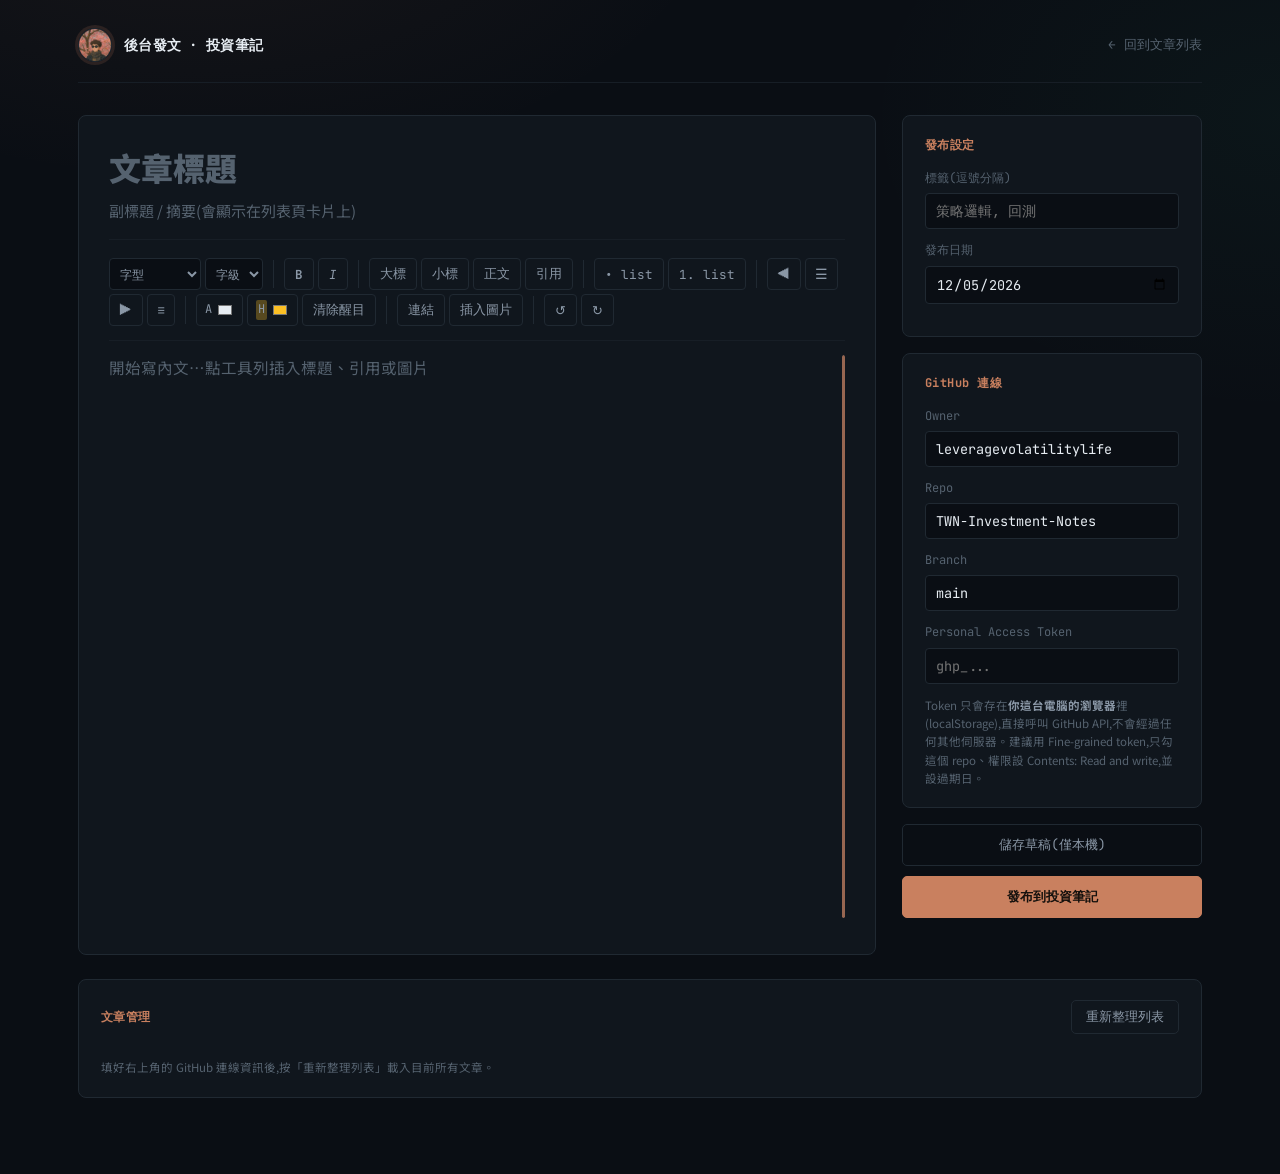
<file: admin.html>
<!DOCTYPE html>
<html lang="zh-Hant">
<head>
<meta charset="UTF-8">
<meta name="viewport" content="width=device-width, initial-scale=1">
<title>後台發文｜投資筆記</title>
<link rel="icon" href="avatar.jpg">
<meta name="theme-color" content="#0a0e14">
<meta name="robots" content="noindex, nofollow">
<link rel="preconnect" href="https://fonts.googleapis.com">
<link rel="preconnect" href="https://fonts.gstatic.com" crossorigin>
<link href="https://fonts.googleapis.com/css2?family=Space+Grotesk:wght@400;500;600;700&family=Noto+Sans+TC:wght@400;500;700;900&family=JetBrains+Mono:wght@400;500;600&display=swap" rel="stylesheet">
<link rel="stylesheet" href="assets/site.css">
<style>
  /* ---------- 後台專用樣式(不影響正式文章頁) ---------- */
  .admin-wrap{ max-width: 1180px; padding-bottom: 60px; }

  .admin-grid{
    display:grid;
    grid-template-columns: 1fr 300px;
    gap: 26px;
    padding-top: 32px;
    align-items:start;
  }
  @media (max-width: 900px){
    .admin-grid{ grid-template-columns: 1fr; }
  }

  /* -- 左側：編輯區 -- */
  .editor-col{
    background: var(--bg-panel);
    border: 1px solid var(--border);
    border-radius: 8px;
    padding: 28px 30px 36px;
    position:relative;
    display:flex;
    flex-direction:column;
  }
  .editor-wrapper{
    position:relative;
    display:flex;
    gap:12px;
    /* 實際高度由 JS 的 syncEditorHeight() 直接設定固定 px,
       對齊右欄「發布到投資筆記」按鈕下緣,不依賴 CSS 自動撐滿 */
  }
  .progress-track{
    flex-shrink:0;
    width:3px;
    height:auto;
    align-self:stretch;
    background: var(--border);
    border-radius:2px;
    overflow:hidden;
  }
  .progress-bar{
    width:100%;
    height:60px;
    background: var(--accent);
    border-radius:2px;
    transition: transform 0.05s ease-out;
    transform-origin: top;
    opacity:0.7;
  }

  .edit-banner{
    display:flex;
    align-items:center;
    justify-content:space-between;
    gap:10px;
    font-family: var(--font-mono);
    font-size: 12px;
    color: var(--accent);
    background: rgba(var(--accent-rgb), 0.08);
    border: 1px solid var(--accent);
    border-radius: 5px;
    padding: 9px 13px;
    margin-bottom: 18px;
  }
  .edit-banner #editBannerTitle{ color: var(--text-primary); font-weight:600; margin-left:4px; }
  .edit-banner button{
    font-family: var(--font-mono);
    font-size: 11.5px;
    color: var(--text-secondary);
    background: transparent;
    border: 1px solid var(--border);
    border-radius: 4px;
    padding: 4px 9px;
    cursor:pointer;
    flex-shrink:0;
  }
  .edit-banner button:hover{ color: var(--text-primary); border-color: var(--text-secondary); }

  .input-title, .input-subtitle{
    display:block;
    width:100%;
    background:transparent;
    border:none;
    outline:none;
    color: var(--heading);
    font-family: var(--font-zh);
    font-weight:900;
  }
  .input-title{
    font-size: clamp(24px, 3.4vw, 32px);
    margin-bottom: 10px;
  }
  .input-title::placeholder{ color: var(--text-tertiary); -webkit-text-fill-color: var(--text-tertiary); opacity:1; }
  .input-subtitle{
    font-size: 15px;
    font-weight:400;
    color: var(--text-secondary);
    padding-bottom: 18px;
    border-bottom: 1px solid var(--border-soft);
    margin-bottom: 18px;
  }
  .input-subtitle::placeholder{ color: var(--text-tertiary); }

  .toolbar{
    display:flex;
    flex-wrap:wrap;
    gap:4px;
    padding-bottom: 14px;
    margin-bottom: 14px;
    border-bottom: 1px solid var(--border-soft);
  }
  .toolbar button{
    font-family: var(--font-mono);
    font-size: 12.5px;
    color: var(--text-secondary);
    background: transparent;
    border: 1px solid var(--border);
    border-radius: 4px;
    padding: 6px 10px;
    cursor:pointer;
    transition: color .15s ease, border-color .15s ease;
  }
  .toolbar button:hover{ color: var(--accent); border-color: var(--accent); }
  .toolbar .sep{ width:1px; background:var(--border); margin:2px 6px; }
  .toolbar .btn-align{ font-size:14px; line-height:1; padding:5px 9px; }
  .tb-select{
    font-family: var(--font-mono);
    font-size: 11.5px;
    color: var(--text-secondary);
    background: var(--bg);
    border: 1px solid var(--border);
    border-radius: 4px;
    padding: 6px 6px;
    cursor:pointer;
    max-width: 92px;
  }
  .tb-select:hover{ border-color: var(--accent); color: var(--accent); }
  .tb-color{
    display:flex;
    align-items:center;
    gap:4px;
    font-family: var(--font-mono);
    font-size: 12px;
    color: var(--text-secondary);
    border: 1px solid var(--border);
    border-radius: 4px;
    padding: 4px 8px;
    cursor:pointer;
  }
  .tb-color:hover{ border-color: var(--accent); }
  .tb-color input[type="color"]{
    width:18px; height:18px;
    padding:0;
    border:none;
    background:none;
    cursor:pointer;
  }
  .tb-color .hl-swatch{
    display:inline-block;
    padding:0 2px;
    border-radius:2px;
    background: rgba(251,191,36,0.3);
  }

  .editor-body{
    flex:1;
    align-self:stretch;
    min-height: 200px;
    overflow-y: scroll;
    outline:none;
    font-size: 15.5px;
    padding-right:10px;
    scrollbar-width: thin;
    scrollbar-color: var(--accent) var(--bg);
  }
  .editor-body::-webkit-scrollbar{
    width:8px;
  }
  .editor-body::-webkit-scrollbar-track{
    background: var(--bg);
    border-radius:4px;
    border: 1px solid var(--border);
  }
  .editor-body::-webkit-scrollbar-thumb{
    background: var(--accent);
    border-radius:4px;
    opacity:0.7;
  }
  .editor-body::-webkit-scrollbar-thumb:hover{
    background: var(--heading);
  }
  .editor-body.empty:before{
    content: attr(data-placeholder);
    color: var(--text-tertiary);
  }
  .editor-body img{ max-width:100%; }

  /* -- 右側：設定欄 -- */
  .panel{
    background: var(--bg-panel);
    border: 1px solid var(--border);
    border-radius: 8px;
    padding: 20px 22px;
    margin-bottom: 16px;
  }
  .panel h3{
    font-family: var(--font-mono);
    font-size: 12px;
    color: var(--accent);
    letter-spacing: 0.04em;
    margin-bottom: 14px;
  }
  .field{ margin-bottom: 12px; }
  .field label{
    display:block;
    font-size: 12px;
    color: var(--text-tertiary);
    margin-bottom: 5px;
    font-family: var(--font-mono);
  }
  .field input{
    width:100%;
    background: var(--bg);
    border: 1px solid var(--border);
    border-radius: 4px;
    padding: 8px 10px;
    color: var(--text-primary);
    font-size: 13.5px;
    font-family: var(--font-mono);
  }
  .field input:focus{ outline:none; border-color: var(--accent); }
  .hint{
    font-size: 11.5px;
    color: var(--text-tertiary);
    line-height:1.6;
    margin-top: 8px;
  }
  .hint b{ color: var(--text-secondary); }

  .btn{
    width:100%;
    font-family: var(--font-mono);
    font-size: 13px;
    padding: 11px;
    border-radius: 5px;
    cursor:pointer;
    border: 1px solid var(--border);
    background: transparent;
    color: var(--text-secondary);
    margin-bottom: 10px;
    transition: border-color .15s ease, color .15s ease;
  }
  .btn:hover{ border-color: var(--text-secondary); color: var(--text-primary); }
  .btn.primary{
    background: var(--accent);
    border-color: var(--accent);
    color: #14100d;
    font-weight:600;
  }
  .btn.primary:hover{ filter: brightness(1.08); }
  .btn:disabled{ opacity:.5; cursor:default; }

  #statusMsg{
    font-family: var(--font-mono);
    font-size: 12.5px;
    line-height:1.7;
    padding: 12px 14px;
    border-radius: 5px;
    display:none;
  }
  #statusMsg.show{ display:block; }
  #statusMsg.ok{ background: var(--green-dim); color: var(--green); }
  #statusMsg.err{ background: #3a1616; color: #f87171; }
  #statusMsg.busy{ background: var(--bg); color: var(--text-secondary); border:1px solid var(--border); }
  #statusMsg a{ color:inherit; text-decoration:underline; }
  #manageStatus{ font-family: var(--font-mono); font-size:12.5px; line-height:1.7; padding:12px 14px; border-radius:5px; display:none; margin-top:12px; }
  #manageStatus.show{ display:block; }
  #manageStatus.ok{ background: var(--green-dim); color: var(--green); }
  #manageStatus.err{ background: #3a1616; color: #f87171; }
  #manageStatus.busy{ background: var(--bg); color: var(--text-secondary); border:1px solid var(--border); }


  /* -- 文章管理 -- */
  .manage-panel{ margin-top: 24px; }
  .manage-head{
    display:flex;
    align-items:center;
    justify-content:space-between;
    margin-bottom: 16px;
  }
  .manage-list{ display:flex; flex-direction:column; gap:10px; }
  .manage-item{
    display:flex;
    align-items:center;
    justify-content:space-between;
    gap:14px;
    flex-wrap:wrap;
    background: var(--bg);
    border: 1px solid var(--border-soft);
    border-radius: 5px;
    padding: 12px 14px;
  }
  .manage-item.is-hidden{ opacity:.55; }
  .manage-item .mi-info{ min-width:0; }
  .manage-item .mi-title{
    color: var(--text-primary);
    font-size:14px;
    font-weight:600;
    white-space:nowrap;
    overflow:hidden;
    text-overflow:ellipsis;
  }
  .manage-item .mi-meta{
    font-family: var(--font-mono);
    font-size:11.5px;
    color: var(--text-tertiary);
    margin-top:3px;
  }
  .manage-item .mi-actions{ display:flex; gap:8px; flex-shrink:0; }
  .manage-item .mi-actions button{
    font-family: var(--font-mono);
    font-size:12px;
    padding:6px 11px;
    border-radius:4px;
    border:1px solid var(--border);
    background:transparent;
    color: var(--text-secondary);
    cursor:pointer;
  }
  .manage-item .mi-actions button:hover{ border-color: var(--accent); color: var(--accent); }
  .manage-item .mi-actions button.danger:hover{ border-color:#f87171; color:#f87171; }
</style>
</head>
<body>

<div class="wrap admin-wrap">
  <header>
    <div class="header-row">
      <a class="brand" href="index.html" style="align-items:center;">
        <img class="avatar" src="avatar.jpg" alt="LeverageVolatilityLife">
        <b>後台發文 · 投資筆記</b>
      </a>
      <div class="header-right">
        <a class="breadcrumb" href="index.html" style="margin:0;">← 回到文章列表</a>
      </div>
    </div>
  </header>

  <div class="admin-grid">
    <div class="editor-col">
      <div id="editBanner" class="edit-banner" style="display:none;">
        正在編輯:<span id="editBannerTitle"></span>
        <button type="button" id="btnCancelEdit">取消,改寫新文章</button>
      </div>
      <input id="fTitle" class="input-title" placeholder="文章標題" />
      <input id="fSummary" class="input-subtitle" placeholder="副標題 / 摘要(會顯示在列表頁卡片上)" />

      <div class="toolbar">
        <select id="selFontFamily" class="tb-select" title="字型">
          <option value="">字型</option>
          <option value="'Noto Sans TC', sans-serif">內文(預設)</option>
          <option value="'Space Grotesk', sans-serif">標題感</option>
          <option value="'JetBrains Mono', monospace">等寬</option>
          <option value="Georgia, 'Noto Serif TC', serif">襯線</option>
        </select>
        <select id="selFontSize" class="tb-select" title="字級">
          <option value="">字級</option>
          <option value="13px">小</option>
          <option value="15.5px">預設</option>
          <option value="18px">中</option>
          <option value="22px">大</option>
          <option value="28px">特大</option>
        </select>
        <span class="sep"></span>
        <button type="button" data-cmd="bold"><b>B</b></button>
        <button type="button" data-cmd="italic"><i>I</i></button>
        <span class="sep"></span>
        <button type="button" data-block="H2">大標</button>
        <button type="button" data-block="H3">小標</button>
        <button type="button" data-block="P">正文</button>
        <button type="button" data-block="BLOCKQUOTE">引用</button>
        <span class="sep"></span>
        <button type="button" data-cmd="insertUnorderedList">• list</button>
        <button type="button" data-cmd="insertOrderedList">1. list</button>
        <span class="sep"></span>
        <button type="button" data-align="left" class="btn-align" title="靠左">⯇</button>
        <button type="button" data-align="center" class="btn-align" title="置中">☰</button>
        <button type="button" data-align="right" class="btn-align" title="靠右">⯈</button>
        <button type="button" data-align="justify" class="btn-align" title="左右對齊">≡</button>
        <span class="sep"></span>
        <label class="tb-color" title="文字顏色">
          A<input type="color" id="inpFontColor" value="#e7edf3">
        </label>
        <label class="tb-color" title="醒目顏色">
          <span class="hl-swatch">H</span><input type="color" id="inpHiliteColor" value="#fbbf24">
        </label>
        <button type="button" id="btnClearHilite" title="清除醒目">清除醒目</button>
        <span class="sep"></span>
        <button type="button" id="btnLink">連結</button>
        <button type="button" id="btnImage">插入圖片</button>
        <span class="sep"></span>
        <button type="button" data-cmd="undo">↺</button>
        <button type="button" data-cmd="redo">↻</button>
      </div>
      <input type="file" id="fileImage" accept="image/*" style="display:none">

      <div class="editor-wrapper">
        <div id="editor" class="editor-body prose" contenteditable="true" data-placeholder="開始寫內文…點工具列插入標題、引用或圖片"></div>
        <div class="progress-track">
          <div id="progressBar" class="progress-bar"></div>
        </div>
      </div>
    </div>

    <aside>
      <div class="panel">
        <h3>發布設定</h3>
        <div class="field">
          <label>標籤(逗號分隔)</label>
          <input id="fTags" placeholder="策略邏輯, 回測">
        </div>
        <div class="field">
          <label>發布日期</label>
          <input id="fDate" type="date">
        </div>
      </div>

      <div class="panel">
        <h3>GitHub 連線</h3>
        <div class="field">
          <label>Owner</label>
          <input id="ghOwner" value="leveragevolatilitylife">
        </div>
        <div class="field">
          <label>Repo</label>
          <input id="ghRepo" value="TWN-Investment-Notes">
        </div>
        <div class="field">
          <label>Branch</label>
          <input id="ghBranch" value="main">
        </div>
        <div class="field">
          <label>Personal Access Token</label>
          <input id="ghToken" type="password" placeholder="ghp_...">
        </div>
        <p class="hint">Token 只會存在<b>你這台電腦的瀏覽器</b>裡(localStorage),直接呼叫 GitHub API,不會經過任何其他伺服器。建議用 Fine-grained token,只勾這個 repo、權限設 Contents: Read and write,並設過期日。</p>
      </div>

      <button class="btn" id="btnDraft">儲存草稿(僅本機)</button>
      <button class="btn primary" id="btnPublish">發布到投資筆記</button>
      <div id="statusMsg"></div>
    </aside>
  </div>

  <section class="panel manage-panel">
    <div class="manage-head">
      <h3 style="margin:0;">文章管理</h3>
      <button class="btn" id="btnRefreshList" style="width:auto; margin:0; padding:7px 14px;">重新整理列表</button>
    </div>
    <div id="manageList" class="manage-list">
      <p class="hint">填好右上角的 GitHub 連線資訊後,按「重新整理列表」載入目前所有文章。</p>
    </div>
    <div id="manageStatus"></div>
  </section>
</div>

<script>
(function(){
  const editor = document.getElementById('editor');
  const fTitle = document.getElementById('fTitle');
  const fSummary = document.getElementById('fSummary');
  const fTags = document.getElementById('fTags');
  const fDate = document.getElementById('fDate');
  const statusEl = document.getElementById('statusMsg');
  const DRAFT_KEY = 'notes_admin_draft_v1';

  fDate.value = new Date().toISOString().slice(0,10);

  function refreshEmptyState(){
    const isEmpty = editor.textContent.trim() === '' && !editor.querySelector('img');
    editor.classList.toggle('empty', isEmpty);
  }
  refreshEmptyState();
  editor.addEventListener('input', refreshEmptyState);

  // ---------- 編輯區高度對齊「發布到投資筆記」按鈕下緣 ----------
  const editorWrapperEl = document.querySelector('.editor-wrapper');
  const btnPublishForHeight = document.getElementById('btnPublish');
  function syncEditorHeight(){
    if (!editorWrapperEl || !btnPublishForHeight) return;
    if (window.innerWidth <= 900){
      editorWrapperEl.style.height = '';
      return;
    }
    editorWrapperEl.style.height = '';
    const wrapTop = editorWrapperEl.getBoundingClientRect().top;
    const btnBottom = btnPublishForHeight.getBoundingClientRect().bottom;
    const targetHeight = btnBottom - wrapTop;
    if (targetHeight > 0){
      editorWrapperEl.style.height = targetHeight + 'px';
    }
    if (typeof updateProgressBar === 'function') updateProgressBar();
  }
  window.addEventListener('load', syncEditorHeight);
  window.addEventListener('resize', syncEditorHeight);
  setTimeout(syncEditorHeight, 0);
  setTimeout(syncEditorHeight, 300);

  // ---------- 滾動進度條 ----------
  const progressBar = document.getElementById('progressBar');
  const progressTrack = progressBar.parentElement;
  function updateProgressBar(){
    const scrollTop = editor.scrollTop;
    const scrollHeight = editor.scrollHeight;
    const clientHeight = editor.clientHeight;
    const scrollableHeight = scrollHeight - clientHeight;
    if (scrollableHeight === 0) {
      progressBar.style.transform = 'translateY(0)';
      progressBar.style.height = '100%';
    } else {
      const scrollPercent = scrollTop / scrollableHeight;
      const trackHeight = progressTrack.clientHeight;
      const barHeight = (clientHeight / scrollHeight) * trackHeight;
      const barTop = scrollPercent * (trackHeight - barHeight);
      progressBar.style.height = barHeight + 'px';
      progressBar.style.transform = 'translateY(' + barTop + 'px)';
    }
  }
  editor.addEventListener('scroll', updateProgressBar);
  editor.addEventListener('input', updateProgressBar);
  window.addEventListener('resize', updateProgressBar);
  updateProgressBar();


  // ---------- 工具列 ----------
  document.querySelectorAll('.toolbar [data-cmd]').forEach(function(btn){
    btn.addEventListener('click', function(){
      editor.focus();
      document.execCommand(btn.dataset.cmd, false, null);
    });
  });
  document.querySelectorAll('.toolbar [data-block]').forEach(function(btn){
    btn.addEventListener('click', function(){
      editor.focus();
      document.execCommand('formatBlock', false, btn.dataset.block);
    });
  });
  document.querySelectorAll('.toolbar [data-align]').forEach(function(btn){
    btn.addEventListener('click', function(){
      editor.focus();
      const cmd = { left: 'justifyLeft', center: 'justifyCenter', right: 'justifyRight', justify: 'justifyFull' }[btn.dataset.align];
      document.execCommand(cmd, false, null);
    });
  });

  // 字型
  document.getElementById('selFontFamily').addEventListener('change', function(){
    if (!this.value) return;
    editor.focus();
    document.execCommand('fontName', false, this.value);
    this.selectedIndex = 0;
  });

  // 字級(先用 execCommand 的 font size=7 佔位,再把 <font size="7"> 轉成實際 px 的 span)
  document.getElementById('selFontSize').addEventListener('change', function(){
    if (!this.value) return;
    const px = this.value;
    editor.focus();
    document.execCommand('fontSize', false, '7');
    editor.querySelectorAll('font[size="7"]').forEach(function(el){
      el.removeAttribute('size');
      el.style.fontSize = px;
    });
    this.selectedIndex = 0;
  });

  // 文字顏色
  document.getElementById('inpFontColor').addEventListener('input', function(){
    editor.focus();
    document.execCommand('foreColor', false, this.value);
  });

  // 醒目顏色(標記)
  document.getElementById('inpHiliteColor').addEventListener('input', function(){
    editor.focus();
    try {
      if (!document.execCommand('hiliteColor', false, this.value)) {
        document.execCommand('backColor', false, this.value);
      }
    } catch(e){
      document.execCommand('backColor', false, this.value);
    }
  });
  document.getElementById('btnClearHilite').addEventListener('click', function(){
    editor.focus();
    try {
      if (!document.execCommand('hiliteColor', false, 'transparent')) {
        document.execCommand('backColor', false, 'transparent');
      }
    } catch(e){
      document.execCommand('backColor', false, 'transparent');
    }
  });

  document.getElementById('btnLink').addEventListener('click', function(){
    const url = prompt('連結網址(https://...)');
    if (url) { editor.focus(); document.execCommand('createLink', false, url); }
  });
  document.getElementById('btnImage').addEventListener('click', function(){
    document.getElementById('fileImage').click();
  });
  document.getElementById('fileImage').addEventListener('change', function(e){
    const file = e.target.files[0];
    if (!file) return;
    const reader = new FileReader();
    reader.onload = function(){
      editor.focus();
      document.execCommand('insertImage', false, reader.result);
      refreshEmptyState();
    };
    reader.readAsDataURL(file);
    e.target.value = '';
  });

  // ---------- 草稿(本機) ----------
  function collectDraft(){
    return {
      title: fTitle.value,
      summary: fSummary.value,
      tags: fTags.value,
      date: fDate.value,
      content: editor.innerHTML
    };
  }
  function loadDraft(){
    let raw;
    try { raw = localStorage.getItem(DRAFT_KEY); } catch(e){ return; }
    if (!raw) return;
    try {
      const d = JSON.parse(raw);
      fTitle.value = d.title || '';
      fSummary.value = d.summary || '';
      fTags.value = d.tags || '';
      if (d.date) fDate.value = d.date;
      editor.innerHTML = d.content || '';
      refreshEmptyState();
      showStatus('busy', '已還原本機草稿。');
    } catch(e){}
  }
  document.getElementById('btnDraft').addEventListener('click', function(){
    try {
      localStorage.setItem(DRAFT_KEY, JSON.stringify(collectDraft()));
      showStatus('ok', '草稿已存在這台電腦的瀏覽器裡。');
    } catch(e){
      showStatus('err', '草稿儲存失敗:' + e.message);
    }
  });
  loadDraft();

  // GitHub 連線設定也記住(token 另外存,方便下次打開直接用)
  ['ghOwner','ghRepo','ghBranch','ghToken'].forEach(function(id){
    const el = document.getElementById(id);
    const key = 'notes_admin_' + id;
    const saved = localStorage.getItem(key);
    if (saved) el.value = saved;
    el.addEventListener('change', function(){ localStorage.setItem(key, el.value); });
  });

  // ---------- 狀態訊息 ----------
  function showStatus(kind, html){
    statusEl.className = 'show ' + kind;
    statusEl.innerHTML = html;
  }

  // ---------- 工具函式 ----------
  function slugify(title, dateStr){
    const ascii = title
      .normalize('NFKD')
      .replace(/[\u0300-\u036f]/g, '')
      .replace(/[^a-zA-Z0-9]+/g, '-')
      .replace(/^-+|-+$/g, '')
      .toLowerCase();
    return (dateStr + '-' + (ascii || 'post')).slice(0, 60);
  }
  function utf8ToBase64(str){
    const bytes = new TextEncoder().encode(str);
    let binary = '';
    bytes.forEach(function(b){ binary += String.fromCharCode(b); });
    return btoa(binary);
  }
  function base64ToUtf8(b64){
    const binary = atob(b64.replace(/\n/g, ''));
    const bytes = Uint8Array.from(binary, function(c){ return c.charCodeAt(0); });
    return new TextDecoder().decode(bytes);
  }

  function ghHeaders(token){
    return {
      'Authorization': 'Bearer ' + token,
      'Accept': 'application/vnd.github+json',
      'X-GitHub-Api-Version': '2022-11-28'
    };
  }
  async function ghGetFile(cfg, path){
    const url = 'https://api.github.com/repos/' + cfg.owner + '/' + cfg.repo + '/contents/' + path + '?ref=' + cfg.branch;
    const res = await fetch(url, { headers: ghHeaders(cfg.token) });
    if (res.status === 404) return null;
    if (!res.ok) throw new Error('讀取 ' + path + ' 失敗(' + res.status + ')');
    return res.json();
  }
  async function ghPutFile(cfg, path, contentBase64, message, sha){
    const url = 'https://api.github.com/repos/' + cfg.owner + '/' + cfg.repo + '/contents/' + path;
    const body = { message: message, content: contentBase64, branch: cfg.branch };
    if (sha) body.sha = sha;
    const res = await fetch(url, {
      method: 'PUT',
      headers: Object.assign({ 'Content-Type': 'application/json' }, ghHeaders(cfg.token)),
      body: JSON.stringify(body)
    });
    if (!res.ok) {
      const errBody = await res.json().catch(function(){ return {}; });
      throw new Error('寫入 ' + path + ' 失敗(' + res.status + '):' + (errBody.message || res.statusText));
    }
    return res.json();
  }
  async function ghDeleteFile(cfg, path, message, sha){
    const url = 'https://api.github.com/repos/' + cfg.owner + '/' + cfg.repo + '/contents/' + path;
    const res = await fetch(url, {
      method: 'DELETE',
      headers: Object.assign({ 'Content-Type': 'application/json' }, ghHeaders(cfg.token)),
      body: JSON.stringify({ message: message, sha: sha, branch: cfg.branch })
    });
    if (!res.ok) {
      const errBody = await res.json().catch(function(){ return {}; });
      throw new Error('刪除 ' + path + ' 失敗(' + res.status + '):' + (errBody.message || res.statusText));
    }
    return res.json();
  }
  function currentCfg(){
    return {
      owner: document.getElementById('ghOwner').value.trim(),
      repo: document.getElementById('ghRepo').value.trim(),
      branch: document.getElementById('ghBranch').value.trim() || 'main',
      token: document.getElementById('ghToken').value.trim()
    };
  }

  function buildPostHtml(opts){
    // opts: title, date, tagsText, summary, contentHtml
    return '<!DOCTYPE html>\n' +
'<html lang="zh-Hant">\n' +
'<head>\n' +
'<meta charset="UTF-8">\n' +
'<meta name="viewport" content="width=device-width, initial-scale=1">\n' +
'<title>' + esc(opts.title) + '｜投資筆記｜Yung\'s Journey to FIRE</title>\n' +
'<meta name="description" content="' + esc(opts.summary) + '">\n' +
'<meta property="og:type" content="article">\n' +
'<meta property="og:site_name" content="Yung\'s Journey to FIRE">\n' +
'<meta property="og:locale" content="zh_TW">\n' +
'<meta property="og:title" content="' + esc(opts.title) + '">\n' +
'<meta property="og:description" content="' + esc(opts.summary) + '">\n' +
'<meta property="og:url" content="https://leveragevolatilitylife.github.io/TWN-Investment-Notes/' + encodeURIComponent(opts.slug) + '.html">\n' +
'<meta property="og:image" content="https://leveragevolatilitylife.github.io/og-image.png">\n' +
'<meta property="og:image:width" content="1200">\n' +
'<meta property="og:image:height" content="630">\n' +
'<meta name="twitter:card" content="summary_large_image">\n' +
'<meta name="twitter:title" content="' + esc(opts.title) + '">\n' +
'<meta name="twitter:description" content="' + esc(opts.summary) + '">\n' +
'<meta name="twitter:image" content="https://leveragevolatilitylife.github.io/og-image.png">\n' +
'<link rel="icon" href="avatar.jpg">\n' +
'<meta name="theme-color" content="#0a0e14">\n' +
'<link rel="preconnect" href="https://fonts.googleapis.com">\n' +
'<link rel="preconnect" href="https://fonts.gstatic.com" crossorigin>\n' +
'<link href="https://fonts.googleapis.com/css2?family=Space+Grotesk:wght@400;500;600;700&family=Noto+Sans+TC:wght@400;500;700;900&family=JetBrains+Mono:wght@400;500;600&display=swap" rel="stylesheet">\n' +
'<link rel="stylesheet" href="assets/site.css">\n' +
'</head>\n' +
'<body>\n\n' +
'<div class="wrap narrow">\n' +
'  <header>\n' +
'    <div class="header-row">\n' +
'      <a class="brand" href="https://leveragevolatilitylife.github.io/" style="align-items:center;">\n' +
'        <img class="avatar" src="avatar.jpg" alt="LeverageVolatilityLife">\n' +
'        <b>Yung\'s Journey to FIRE｜Investing with Leverage &amp; Volatility</b>\n' +
'      </a>\n' +
'      <div class="header-right">\n' +
'        <div class="social">\n' +
'          <span class="handle">@leverage_volatility_life</span>\n' +
'          <a href="https://www.instagram.com/leverage_volatility_life/" target="_blank" rel="noopener">IG</a>\n' +
'          <a href="https://www.threads.net/@leverage_volatility_life" target="_blank" rel="noopener">Threads</a>\n' +
'        </div>\n' +
'      </div>\n' +
'    </div>\n' +
'  </header>\n\n' +
'  <section class="page-intro" style="padding-top:48px;">\n' +
'    <a class="breadcrumb" href="index.html">← 回到投資筆記</a>\n' +
'    <div class="eyebrow-line">NOTES</div>\n' +
'    <h1>' + esc(opts.title) + '</h1>\n' +
'  </section>\n\n' +
'  <div class="article-meta">\n' +
'    <span>' + opts.date + '</span>\n' +
'    <span>·</span>\n' +
'    <span>' + esc(opts.tagsText || '未分類') + '</span>\n' +
'  </div>\n\n' +
'  <article class="prose">\n' +
'    <p class="lead">' + esc(opts.summary) + '</p>\n' +
'    ' + opts.contentHtml + '\n' +
'  </article>\n\n' +
'  <footer>\n' +
'    <p class="disclaimer">本網站與所連結頁面之內容僅為個人資料整理與策略追蹤工具,不構成任何投資建議。</p>\n' +
'    <div class="links"><span id="footYear"></span></div>\n' +
'  </footer>\n' +
'</div>\n\n' +
'<script>\n' +
'  document.getElementById(\'footYear\').textContent = new Date().getFullYear() + \' · Personal Project\';\n' +
'<' + '/script>\n\n' +
'</body>\n' +
'</html>\n';
  }
  function esc(s){
    return String(s || '').replace(/&/g,'&amp;').replace(/</g,'&lt;').replace(/>/g,'&gt;').replace(/"/g,'&quot;');
  }

  // ---------- 發布 ----------
  document.getElementById('btnPublish').addEventListener('click', async function(){
    const btn = this;
    const cfg = currentCfg();
    const title = fTitle.value.trim();
    const summary = fSummary.value.trim();
    const tagsText = fTags.value.trim();
    const tags = tagsText ? tagsText.split(',').map(function(t){ return t.trim(); }).filter(Boolean) : [];
    const dateStr = fDate.value || new Date().toISOString().slice(0,10);

    if (!title){ showStatus('err', '請先填標題。'); return; }
    if (!cfg.owner || !cfg.repo || !cfg.token){ showStatus('err', '請填寫 GitHub owner / repo / token。'); return; }

    const isEdit = !!editingSlug;
    btn.disabled = true;
    try {
      let slug = editingSlug;
      let existingPostSha = undefined;
      if (isEdit){
        showStatus('busy', '正在讀取原文章…');
        const existing = await ghGetFile(cfg, slug + '.html');
        if (existing) existingPostSha = existing.sha;
      } else {
        showStatus('busy', '正在確認文章網址…');
        slug = slugify(title, dateStr);
        // 避免檔名撞名
        for (let i = 2; i < 20; i++){
          const exists = await ghGetFile(cfg, slug + '.html');
          if (!exists) break;
          slug = slugify(title, dateStr) + '-' + i;
        }
      }

      // 處理內文裡的圖片(base64 -> 上傳成檔案;既有圖片路徑原樣保留)
      showStatus('busy', '正在處理圖片…');
      const tmp = document.createElement('div');
      tmp.innerHTML = editor.innerHTML;
      const imgs = Array.prototype.slice.call(tmp.querySelectorAll('img[src^="data:"]'));
      for (let i = 0; i < imgs.length; i++){
        const img = imgs[i];
        const match = /^data:(image\/[a-zA-Z0-9.+-]+);base64,(.*)$/.exec(img.getAttribute('src'));
        if (!match) continue;
        const mime = match[1];
        const b64 = match[2];
        const ext = (mime.split('/')[1] || 'png').replace('jpeg','jpg');
        const filename = 'img-' + (i+1) + '.' + ext;
        const path = 'assets/images/' + slug + '/' + filename;
        showStatus('busy', '正在上傳圖片 ' + (i+1) + ' / ' + imgs.length + '…');
        await ghPutFile(cfg, path, b64, '新增文章圖片: ' + slug + '/' + filename);
        img.setAttribute('src', path);
        img.removeAttribute('style');
      }
      Array.prototype.slice.call(tmp.querySelectorAll('h1')).forEach(function(h){
        const n = document.createElement('h2');
        Array.prototype.slice.call(h.attributes).forEach(function(a){ n.setAttribute(a.name, a.value); });
        n.innerHTML = h.innerHTML; h.parentNode.replaceChild(n, h);
      });
      const contentHtml = tmp.innerHTML;

      // 建立文章 HTML 並上傳
      showStatus('busy', isEdit ? '正在更新文章頁面…' : '正在建立文章頁面…');
      const postHtml = buildPostHtml({ slug: slug, title: title, date: dateStr, tagsText: tags.join('、'), summary: summary, contentHtml: contentHtml });
      await ghPutFile(cfg, slug + '.html', utf8ToBase64(postHtml), (isEdit ? '更新文章: ' : '新增文章: ') + title, existingPostSha);

      // 更新 posts.json
      showStatus('busy', '正在更新文章列表…');
      const postsFile = await ghGetFile(cfg, 'posts.json');
      let posts = [];
      let sha = undefined;
      if (postsFile){
        posts = JSON.parse(base64ToUtf8(postsFile.content));
        sha = postsFile.sha;
      }
      let savedEntry;
      if (isEdit){
        const idx = posts.findIndex(function(p){ return p.slug === slug; });
        const prevHidden = idx > -1 ? posts[idx].hidden : undefined;
        savedEntry = { slug: slug, title: title, date: dateStr, summary: summary, tags: tags };
        if (prevHidden) savedEntry.hidden = true;
        if (idx > -1) posts[idx] = savedEntry; else posts.unshift(savedEntry);
      } else {
        savedEntry = { slug: slug, title: title, date: dateStr, summary: summary, tags: tags };
        posts.unshift(savedEntry);
      }
      const postsRes = await ghPutFile(cfg, 'posts.json', utf8ToBase64(JSON.stringify(posts, null, 2) + '\n'), (isEdit ? '更新文章列表: ' : '新增文章列表: ') + title, sha);

      // 同步「文章管理」清單裡的資料,不用再手動重新整理
      currentPosts = posts;
      currentPostsSha = postsRes.content.sha;
      renderManageList();

      const liveUrl = 'https://' + cfg.owner + '.github.io/' + cfg.repo + '/' + slug + '.html';
      showStatus('ok', (isEdit ? '更新成功!' : '發布成功!') + 'GitHub Pages 重新部署約需 1 分鐘。<br>完成後可到 <a href="' + liveUrl + '" target="_blank">' + liveUrl + '</a> 查看。');

      try { localStorage.removeItem(DRAFT_KEY); } catch(e){}
      exitEditMode();

    } catch(err){
      showStatus('err', (isEdit ? '更新失敗:' : '發布失敗:') + err.message);
    } finally {
      btn.disabled = false;
    }
  });

  // ---------- 文章管理 ----------
  const manageListEl = document.getElementById('manageList');
  const manageStatusEl = document.getElementById('manageStatus');
  let currentPostsSha = null;
  let editingSlug = null;
  let currentPosts = [];

  function showManageStatus(kind, html){
    manageStatusEl.className = 'show ' + kind;
    manageStatusEl.innerHTML = html;
  }

  const editBanner = document.getElementById('editBanner');
  const editBannerTitle = document.getElementById('editBannerTitle');
  const btnPublishEl = document.getElementById('btnPublish');

  function enterEditMode(post, contentHtml){
    editingSlug = post.slug;
    fTitle.value = post.title || '';
    fSummary.value = post.summary || '';
    fTags.value = (post.tags || []).join(', ');
    fDate.value = post.date || fDate.value;
    editor.innerHTML = contentHtml || '';
    refreshEmptyState();
    editBannerTitle.textContent = post.title;
    editBanner.style.display = 'flex';
    btnPublishEl.textContent = '更新文章';
    try { localStorage.removeItem(DRAFT_KEY); } catch(e){}
    document.querySelector('.editor-col').scrollIntoView({ behavior: 'smooth', block: 'start' });
  }
  function exitEditMode(){
    editingSlug = null;
    editBanner.style.display = 'none';
    btnPublishEl.textContent = '發布到投資筆記';
    fTitle.value = ''; fSummary.value = ''; fTags.value = '';
    fDate.value = new Date().toISOString().slice(0,10);
    editor.innerHTML = ''; refreshEmptyState();
  }
  document.getElementById('btnCancelEdit').addEventListener('click', exitEditMode);

  function renderManageList(){
    if (!currentPosts.length){
      manageListEl.innerHTML = '<p class="hint">目前沒有任何文章。</p>';
      return;
    }
    const sorted = currentPosts.slice().sort(function(a,b){ return new Date(b.date) - new Date(a.date); });
    manageListEl.innerHTML = sorted.map(function(p){
      return (
        '<div class="manage-item' + (p.hidden ? ' is-hidden' : '') + '" data-slug="' + esc(p.slug) + '">' +
          '<div class="mi-info">' +
            '<div class="mi-title">' + esc(p.title) + (p.hidden ? '(已隱藏)' : '') + '</div>' +
            '<div class="mi-meta">' + esc(p.date) + ' · ' + esc(p.slug) + '.html</div>' +
          '</div>' +
          '<div class="mi-actions">' +
            '<button type="button" class="btn-edit">編輯</button>' +
            '<button type="button" class="btn-toggle">' + (p.hidden ? '顯示' : '隱藏') + '</button>' +
            '<button type="button" class="btn-delete danger">刪除</button>' +
          '</div>' +
        '</div>'
      );
    }).join('');
  }

  document.getElementById('btnRefreshList').addEventListener('click', async function(){
    const cfg = currentCfg();
    if (!cfg.owner || !cfg.repo || !cfg.token){ showManageStatus('err', '請先填寫右上角的 GitHub owner / repo / token。'); return; }
    showManageStatus('busy', '載入中…');
    try {
      const file = await ghGetFile(cfg, 'posts.json');
      currentPosts = file ? JSON.parse(base64ToUtf8(file.content)) : [];
      currentPostsSha = file ? file.sha : null;
      renderManageList();
      showManageStatus('ok', '已載入 ' + currentPosts.length + ' 篇文章。');
    } catch(err){
      showManageStatus('err', '載入失敗:' + err.message);
    }
  });

  manageListEl.addEventListener('click', async function(e){
    const item = e.target.closest('.manage-item');
    if (!item) return;
    const slug = item.dataset.slug;
    const post = currentPosts.find(function(p){ return p.slug === slug; });
    if (!post) return;
    const cfg = currentCfg();
    if (!cfg.token){ showManageStatus('err', '請先填寫 GitHub Token。'); return; }

    if (e.target.classList.contains('btn-edit')){
      showManageStatus('busy', '正在載入文章內容…');
      try {
        const postFile = await ghGetFile(cfg, slug + '.html');
        if (!postFile) throw new Error('找不到 ' + slug + '.html');
        const html = base64ToUtf8(postFile.content);
        const doc = new DOMParser().parseFromString(html, 'text/html');
        const article = doc.querySelector('article.prose');
        if (!article) throw new Error('無法解析這篇文章的內容區塊');
        const lead = article.querySelector('p.lead');
        if (lead) lead.remove();
        enterEditMode(post, article.innerHTML.trim());
        showManageStatus('ok', '已載入「' + esc(post.title) + '」,可以在上方編輯。');
      } catch(err){
        showManageStatus('err', '載入失敗:' + err.message);
      }
      return;
    }

    if (e.target.classList.contains('btn-toggle')){
      post.hidden = !post.hidden;
      showManageStatus('busy', (post.hidden ? '隱藏' : '顯示') + '中…');
      try {
        const res = await ghPutFile(cfg, 'posts.json', utf8ToBase64(JSON.stringify(currentPosts, null, 2) + '\n'), (post.hidden ? '隱藏文章: ' : '顯示文章: ') + post.title, currentPostsSha);
        currentPostsSha = res.content.sha;
        renderManageList();
        showManageStatus('ok', '已' + (post.hidden ? '隱藏' : '顯示') + '「' + esc(post.title) + '」。');
      } catch(err){
        post.hidden = !post.hidden;
        showManageStatus('err', '更新失敗:' + err.message);
      }
    }

    if (e.target.classList.contains('btn-delete')){
      if (!confirm('確定要刪除「' + post.title + '」嗎?這會從列表移除,並刪除對應的文章頁面,無法復原。(文章內插入過的圖片檔案不會一併刪除)')) return;
      showManageStatus('busy', '刪除中…');
      try {
        const postFile = await ghGetFile(cfg, slug + '.html');
        if (postFile){
          await ghDeleteFile(cfg, slug + '.html', '刪除文章: ' + post.title, postFile.sha);
        }
        currentPosts = currentPosts.filter(function(p){ return p.slug !== slug; });
        const res = await ghPutFile(cfg, 'posts.json', utf8ToBase64(JSON.stringify(currentPosts, null, 2) + '\n'), '刪除文章: ' + post.title, currentPostsSha);
        currentPostsSha = res.content.sha;
        renderManageList();
        showManageStatus('ok', '已刪除「' + esc(post.title) + '」。');
      } catch(err){
        showManageStatus('err', '刪除失敗:' + err.message);
      }
    }
  });
})();
</script>

</body>
</html>
</file>
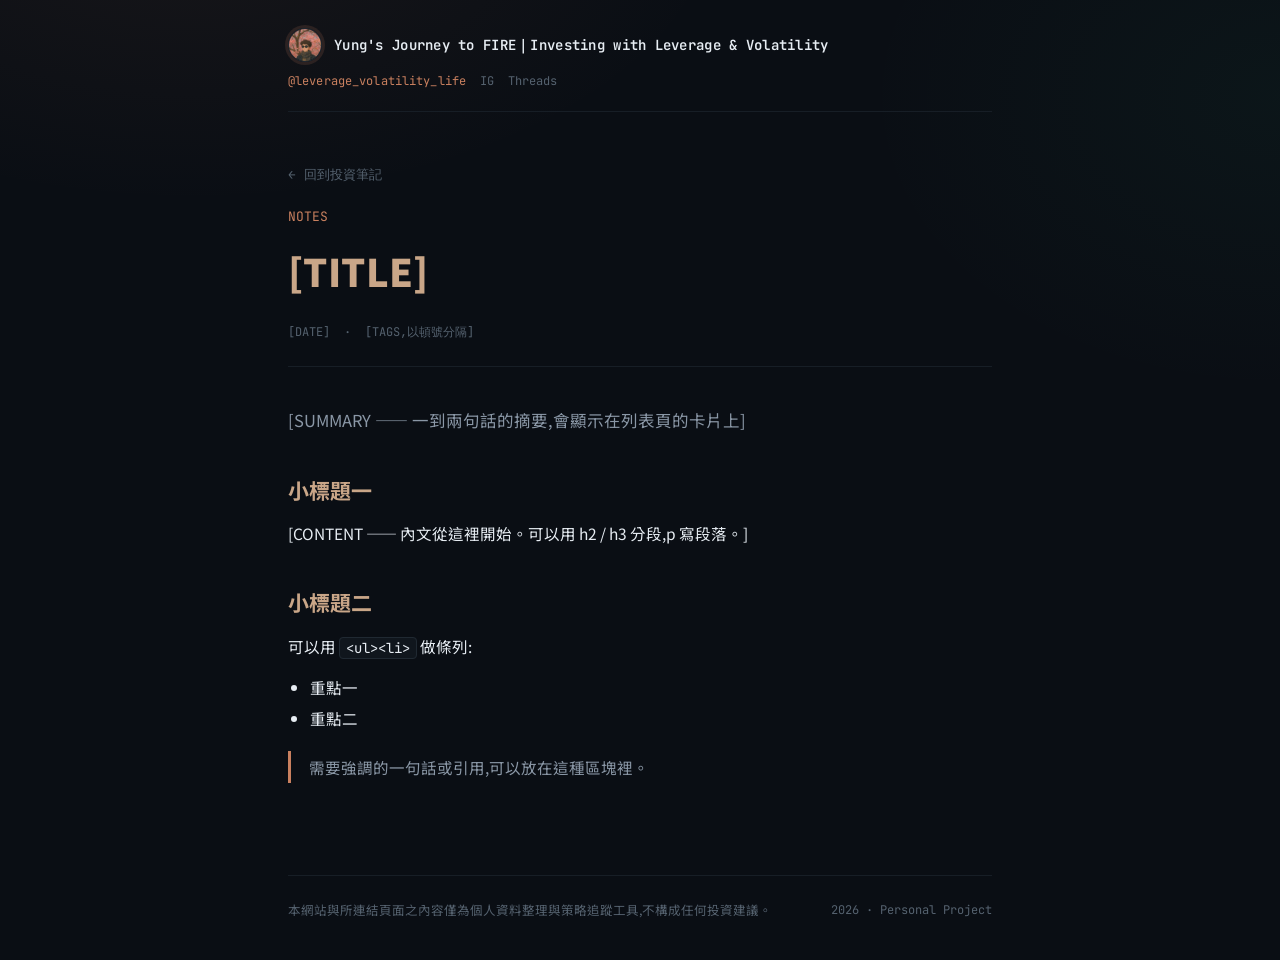
<file: template.html>
<!DOCTYPE html>
<html lang="zh-Hant">
<head>
<meta charset="UTF-8">
<meta name="viewport" content="width=device-width, initial-scale=1">

<!-- ============================================================
     文章範本使用說明:
     1. 複製這個檔案,改名為 <slug>.html(slug 要跟 posts.json 裡的一致,
        例如 2026-10-05-vix-signal-review.html)
     2. 把下面標記 [TITLE] [DATE] [SUMMARY] [TAGS] [CONTENT] 的地方換成真正內容
     3. 記得同步在 posts.json 加一筆對應資料
     詳細步驟見「上傳流程」說明。
     ============================================================ -->

<title>[TITLE]｜投資筆記｜Yung's Journey to FIRE</title>
<meta name="description" content="[SUMMARY]">
<meta property="og:type" content="article">
<meta property="og:title" content="[TITLE]">
<meta property="og:description" content="[SUMMARY]">
<meta property="og:url" content="https://leveragevolatilitylife.github.io/TWN-Investment-Notes/[SLUG].html">
<meta property="og:image" content="https://leveragevolatilitylife.github.io/og-image.png">
<meta name="twitter:card" content="summary_large_image">
<link rel="icon" href="avatar.jpg">
<meta name="theme-color" content="#0a0e14">
<link rel="preconnect" href="https://fonts.googleapis.com">
<link rel="preconnect" href="https://fonts.gstatic.com" crossorigin>
<link href="https://fonts.googleapis.com/css2?family=Space+Grotesk:wght@400;500;600;700&family=Noto+Sans+TC:wght@400;500;700;900&family=JetBrains+Mono:wght@400;500;600&display=swap" rel="stylesheet">
<link rel="stylesheet" href="assets/site.css">
</head>
<body>

<div class="wrap narrow">
  <header>
    <div class="header-row">
      <a class="brand" href="https://leveragevolatilitylife.github.io/" style="align-items:center;">
        <img class="avatar" src="avatar.jpg" alt="LeverageVolatilityLife">
        <b>Yung's Journey to FIRE｜Investing with Leverage &amp; Volatility</b>
      </a>
      <div class="header-right">
        <div class="social">
          <span class="handle">@leverage_volatility_life</span>
          <a href="https://www.instagram.com/leverage_volatility_life/" target="_blank" rel="noopener">IG</a>
          <a href="https://www.threads.net/@leverage_volatility_life" target="_blank" rel="noopener">Threads</a>
        </div>
      </div>
    </div>
  </header>

  <section class="page-intro" style="padding-top:48px;">
    <a class="breadcrumb" href="index.html">← 回到投資筆記</a>
    <div class="eyebrow-line">NOTES</div>
    <h1>[TITLE]</h1>
  </section>

  <div class="article-meta">
    <span>[DATE]</span>
    <span>·</span>
    <span>[TAGS,以頓號分隔]</span>
  </div>

  <article class="prose">
    <p class="lead">[SUMMARY —— 一到兩句話的摘要,會顯示在列表頁的卡片上]</p>

    <h2>小標題一</h2>
    <p>[CONTENT —— 內文從這裡開始。可以用 h2 / h3 分段,p 寫段落。]</p>

    <h2>小標題二</h2>
    <p>可以用 <code>&lt;ul&gt;&lt;li&gt;</code> 做條列:</p>
    <ul>
      <li>重點一</li>
      <li>重點二</li>
    </ul>

    <blockquote>需要強調的一句話或引用,可以放在這種區塊裡。</blockquote>

    <!-- 若要放圖: <img src="images/xxx.png" alt="說明文字"> -->
  </article>

  <footer>
    <p class="disclaimer">本網站與所連結頁面之內容僅為個人資料整理與策略追蹤工具,不構成任何投資建議。</p>
    <div class="links"><span id="footYear"></span></div>
  </footer>
</div>

<script>
  document.getElementById('footYear').textContent = new Date().getFullYear() + ' · Personal Project';
</script>

</body>
</html>
</file>
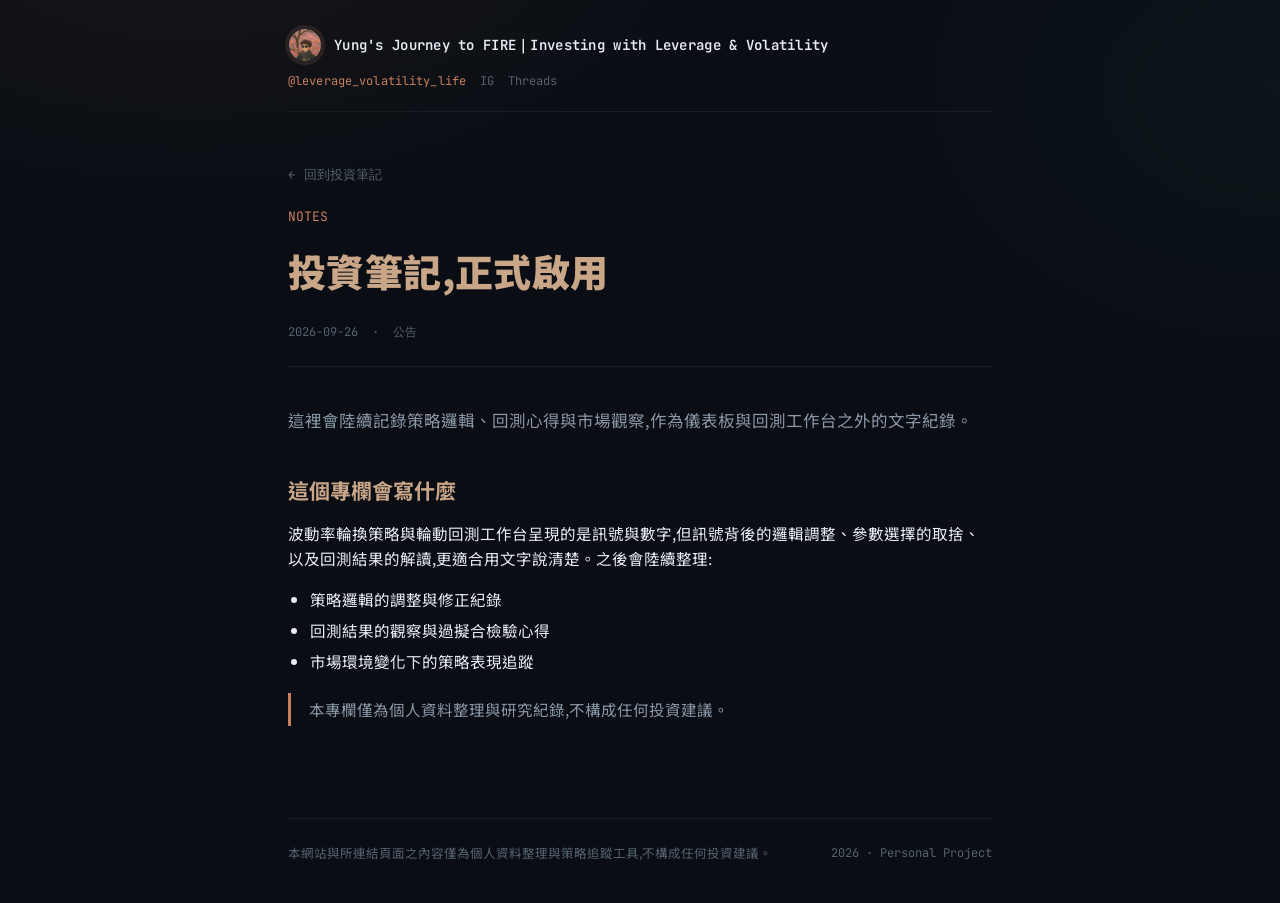
<file: welcome.html>
<!DOCTYPE html>
<html lang="zh-Hant">
<head>
<meta charset="UTF-8">
<meta name="viewport" content="width=device-width, initial-scale=1">
<meta property="og:type" content="article">
<meta property="og:site_name" content="Yung's Journey to FIRE">
<meta property="og:locale" content="zh_TW">
<meta property="og:title" content="投資筆記,正式啟用｜投資筆記｜Yung&#x27;s Journey to FIRE">
<meta property="og:description" content="這裡會陸續記錄策略邏輯、回測心得與市場觀察,作為儀表板與回測工作台之外的文字紀錄。">
<meta property="og:url" content="https://leveragevolatilitylife.github.io/TWN-Investment-Notes/welcome.html">
<meta property="og:image" content="https://leveragevolatilitylife.github.io/og-image.png">
<meta property="og:image:width" content="1200">
<meta property="og:image:height" content="630">
<meta name="twitter:card" content="summary_large_image">
<meta name="twitter:title" content="投資筆記,正式啟用｜投資筆記｜Yung&#x27;s Journey to FIRE">
<meta name="twitter:description" content="這裡會陸續記錄策略邏輯、回測心得與市場觀察,作為儀表板與回測工作台之外的文字紀錄。">
<meta name="twitter:image" content="https://leveragevolatilitylife.github.io/og-image.png">
<link rel="canonical" href="https://leveragevolatilitylife.github.io/TWN-Investment-Notes/welcome.html">
<title>投資筆記,正式啟用｜投資筆記｜Yung's Journey to FIRE</title>
<meta name="description" content="這裡會陸續記錄策略邏輯、回測心得與市場觀察,作為儀表板與回測工作台之外的文字紀錄。">
<link rel="icon" href="avatar.jpg">
<meta name="theme-color" content="#0a0e14">
<link rel="preconnect" href="https://fonts.googleapis.com">
<link rel="preconnect" href="https://fonts.gstatic.com" crossorigin>
<link href="https://fonts.googleapis.com/css2?family=Space+Grotesk:wght@400;500;600;700&family=Noto+Sans+TC:wght@400;500;700;900&family=JetBrains+Mono:wght@400;500;600&display=swap" rel="stylesheet">
<link rel="stylesheet" href="assets/site.css">
</head>
<body>

<div class="wrap narrow">
  <header>
    <div class="header-row">
      <a class="brand" href="https://leveragevolatilitylife.github.io/" style="align-items:center;">
        <img class="avatar" src="avatar.jpg" alt="LeverageVolatilityLife">
        <b>Yung's Journey to FIRE｜Investing with Leverage &amp; Volatility</b>
      </a>
      <div class="header-right">
        <div class="social">
          <span class="handle">@leverage_volatility_life</span>
          <a href="https://www.instagram.com/leverage_volatility_life/" target="_blank" rel="noopener">IG</a>
          <a href="https://www.threads.net/@leverage_volatility_life" target="_blank" rel="noopener">Threads</a>
        </div>
      </div>
    </div>
  </header>

  <section class="page-intro" style="padding-top:48px;">
    <a class="breadcrumb" href="index.html">← 回到投資筆記</a>
    <div class="eyebrow-line">NOTES</div>
    <h1>投資筆記,正式啟用</h1>
  </section>

  <div class="article-meta">
    <span>2026-09-26</span>
    <span>·</span>
    <span>公告</span>
  </div>

  <article class="prose">
    <p class="lead">這裡會陸續記錄策略邏輯、回測心得與市場觀察,作為儀表板與回測工作台之外的文字紀錄。</p>

    <h2>這個專欄會寫什麼</h2>
    <p>波動率輪換策略與輪動回測工作台呈現的是訊號與數字,但訊號背後的邏輯調整、參數選擇的取捨、以及回測結果的解讀,更適合用文字說清楚。之後會陸續整理:</p>
    <ul>
      <li>策略邏輯的調整與修正紀錄</li>
      <li>回測結果的觀察與過擬合檢驗心得</li>
      <li>市場環境變化下的策略表現追蹤</li>
    </ul>

    <blockquote>本專欄僅為個人資料整理與研究紀錄,不構成任何投資建議。</blockquote>
  </article>

  <footer>
    <p class="disclaimer">本網站與所連結頁面之內容僅為個人資料整理與策略追蹤工具,不構成任何投資建議。</p>
    <div class="links"><span id="footYear"></span></div>
  </footer>
</div>

<script>
  document.getElementById('footYear').textContent = new Date().getFullYear() + ' · Personal Project';
</script>

</body>
</html>
</file>
<file: assets/site.css>
/* ============================================================
   LeverageVolatilityLife — 共用樣式表
   給 /notes/ 底下的頁面(文章列表、文章範本)使用,
   色彩與字體 token 與首頁 index.html 保持一致。
   若之後想調整全站色彩,改這個檔案即可,不用一篇一篇改。
   ============================================================ */

:root{
  --bg: #0a0e14;
  --bg-panel: #10161d;
  --bg-panel-hover: #131b23;
  --border: #202932;
  --border-soft: #171e26;
  --text-primary: #e7edf3;
  --text-secondary: #8a97a6;
  --text-tertiary: #55626f;
  --heading: #c9a688;
  --accent: #c9805f;
  --accent-rgb: 201,128,95;
  --green: #34d399;
  --green-dim: #16352a;
  --amber: #fbbf24;
  --amber-dim: #3a2f14;
  --font-latin: 'Space Grotesk', sans-serif;
  --font-zh: 'Noto Sans TC', sans-serif;
  --font-mono: 'JetBrains Mono', monospace;
}

*{ margin:0; padding:0; box-sizing:border-box; }
html{ scroll-behavior:smooth; }

body{
  background: var(--bg);
  color: var(--text-primary);
  font-family: var(--font-zh);
  line-height: 1.6;
  -webkit-font-smoothing: antialiased;
  min-height: 100vh;
  background-image:
    radial-gradient(ellipse 900px 500px at 15% -10%, rgba(var(--accent-rgb),0.07), transparent 60%),
    radial-gradient(ellipse 700px 500px at 100% 10%, rgba(52,211,153,0.04), transparent 60%);
  background-repeat: no-repeat;
}

a{ color:inherit; text-decoration:none; }

.wrap{
  max-width: 1080px;
  margin: 0 auto;
  padding: 0 28px;
}
.wrap.narrow{ max-width: 760px; }

/* ---------- Header (與首頁共用) ---------- */
header{ padding: 28px 0 0; }
.header-row{
  display:flex;
  align-items:center;
  justify-content:space-between;
  flex-wrap:wrap;
  gap:10px 18px;
  padding-bottom: 20px;
  border-bottom: 1px solid var(--border-soft);
}
@media (max-width: 560px){ .meta-date{ display:none; } }
@media (max-width: 380px){ .social .handle{ display:none; } }

.brand{
  display:flex;
  align-items:center;
  gap:12px;
  font-family: var(--font-mono);
  font-size: 14px;
  letter-spacing: 0.02em;
  color: var(--text-primary);
}
.brand .avatar{
  width:34px; height:34px;
  border-radius:50%;
  object-fit:cover;
  border: 1px solid var(--border);
  box-shadow: 0 0 0 3px rgba(var(--accent-rgb),0.15);
  flex-shrink:0;
}
.brand b{ font-weight:600; }
.header-right{ display:flex; align-items:center; gap:18px; }
.meta-date{ font-family: var(--font-mono); font-size: 12px; color: var(--text-tertiary); }
.social{ display:flex; align-items:center; gap:14px; font-family: var(--font-mono); font-size: 12px; }
.social .handle{ color: var(--accent); letter-spacing: 0.01em; }
.social a{ color: var(--text-tertiary); transition: color .2s ease; }
.social a:hover{ color: var(--accent); }

/* ---------- Page intro（列表頁 / 文章頁的標題區）---------- */
.page-intro{ padding: 56px 0 8px; }
.breadcrumb{
  font-family: var(--font-mono);
  font-size: 12.5px;
  color: var(--text-tertiary);
  margin-bottom: 22px;
  display:inline-block;
}
.breadcrumb:hover{ color: var(--accent); }
.eyebrow-line{
  font-family: var(--font-mono);
  font-size: 13px;
  color: var(--accent);
  margin-bottom: 16px;
}
.page-intro h1{
  font-family: var(--font-zh);
  font-weight: 900;
  font-size: clamp(26px, 4.2vw, 38px);
  line-height: 1.4;
  color: var(--heading);
  letter-spacing: 0.01em;
}
.page-intro p{
  max-width: 560px;
  margin-top: 14px;
  color: var(--text-secondary);
  font-size: 15px;
}

/* ---------- 文章列表 ---------- */
.note-list{
  padding: 28px 0 56px;
  display:flex;
  flex-direction:column;
  gap:14px;
}
.note-item{
  display:flex;
  flex-direction:column;
  gap:8px;
  background: var(--bg-panel);
  border: 1px solid var(--border);
  border-radius: 6px;
  padding: 22px 24px;
  transition: transform .2s ease, border-color .2s ease, background .2s ease;
}
a.note-item:hover{
  transform: translateY(-2px);
  background: var(--bg-panel-hover);
  border-color: var(--accent);
}
.note-item .row-top{
  display:flex;
  align-items:center;
  justify-content:space-between;
  gap:12px;
  flex-wrap:wrap;
}
.note-item .date{
  font-family: var(--font-mono);
  font-size: 12px;
  color: var(--text-tertiary);
  white-space:nowrap;
}
.note-item h2{
  font-size: 18px;
  font-weight: 700;
  color: var(--text-primary);
}
.note-item .summary{
  font-size: 13.5px;
  color: var(--text-secondary);
}
.note-item .tags{ display:flex; flex-wrap:wrap; gap:6px; margin-top:2px; }
.tag{
  font-family: var(--font-mono);
  font-size: 10.5px;
  color: var(--text-tertiary);
  border: 1px solid var(--border);
  padding: 2px 7px;
  border-radius: 3px;
}
.note-empty{
  padding: 40px 24px;
  text-align:center;
  color: var(--text-tertiary);
  font-size: 14px;
  border: 1px dashed var(--border);
  border-radius: 6px;
}

/* ---------- 文章內文（template.html 用）---------- */
.article-meta{
  display:flex;
  align-items:center;
  gap:14px;
  flex-wrap:wrap;
  font-family: var(--font-mono);
  font-size: 12px;
  color: var(--text-tertiary);
  margin: 18px 0 40px;
  padding-bottom: 24px;
  border-bottom: 1px solid var(--border-soft);
}
.prose{ padding-bottom: 72px; font-size: 15.5px; }
.prose h2{
  font-size: 21px;
  color: var(--heading);
  margin: 40px 0 14px;
  font-weight: 700;
}
.prose h3{
  font-size: 17px;
  color: var(--text-primary);
  margin: 28px 0 10px;
  font-weight: 700;
}
.prose p{ margin: 0 0 16px; color: var(--text-primary); }
.prose p.lead{ color: var(--text-secondary); font-size: 16.5px; }
.prose ul, .prose ol{ margin: 0 0 16px 22px; color: var(--text-primary); }
.prose li{ margin-bottom: 6px; }
.prose blockquote{
  border-left: 3px solid var(--accent);
  padding: 4px 0 4px 18px;
  color: var(--text-secondary);
  margin: 20px 0;
}
.prose code{
  font-family: var(--font-mono);
  font-size: 0.9em;
  background: var(--bg-panel);
  border: 1px solid var(--border);
  padding: 1px 6px;
  border-radius: 4px;
}
.prose img{ max-width:100%; border-radius:6px; margin:20px 0; border:1px solid var(--border); }
.prose hr{ border:none; border-top:1px solid var(--border-soft); margin:32px 0; }

/* ---------- Footer（與首頁共用）---------- */
footer{
  border-top: 1px solid var(--border-soft);
  padding: 24px 0 40px;
  display:flex;
  align-items:center;
  justify-content:space-between;
  gap:16px;
  flex-wrap:wrap;
}
footer .disclaimer{ font-size: 12.5px; color: var(--text-tertiary); max-width: 640px; }
footer .links{ font-family: var(--font-mono); font-size: 12px; color: var(--text-tertiary); }
</file>
